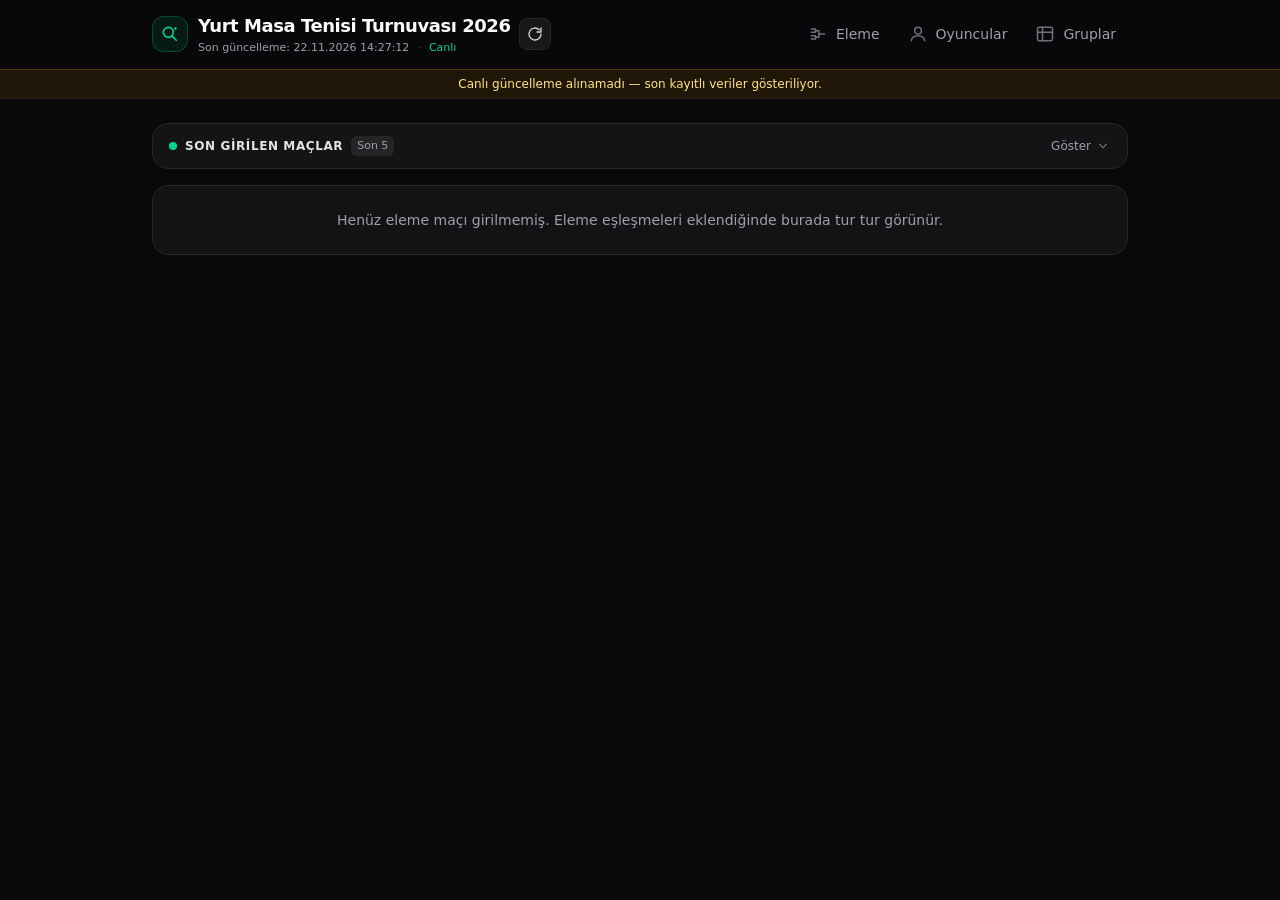
<file: index.html>
<!DOCTYPE html><html lang="tr" class="dark h-full antialiased"><head><meta charSet="utf-8"/><meta name="viewport" content="width=device-width, initial-scale=1"/><link rel="stylesheet" href="/_next/static/chunks/20v9x1-c0m4r9.css" data-precedence="next"/><link rel="preload" as="script" fetchPriority="low" href="/_next/static/chunks/310vm2bl3xxpt.js"/><script src="/_next/static/chunks/1wnov70f88xjy.js" async=""></script><script src="/_next/static/chunks/39_j1bdzreq0m.js" async=""></script><script src="/_next/static/chunks/0c98xzjfks9hq.js" async=""></script><script src="/_next/static/chunks/turbopack-2u1d16houkiyo.js" async=""></script><script src="/_next/static/chunks/2a3-qbj4fn8xt.js" async=""></script><script src="/_next/static/chunks/01yoj8wkhfwgt.js" async=""></script><script src="/_next/static/chunks/1dx2c7u9f1mvh.js" async=""></script><script src="/_next/static/chunks/0qd-t_c7wv6wr.js" async=""></script><meta name="theme-color" content="#09090b"/><title>Yurt Masa Tenisi Turnuvası 2026</title><meta name="description" content="Masa tenisi turnuvası grup ve eleme sonuçları"/><link rel="icon" href="/favicon.ico?favicon.117ezoe8m31dk.ico" sizes="48x48" type="image/x-icon"/><script src="/_next/static/chunks/0cz1d0mv5g_q7.js" noModule=""></script></head><body class="min-h-full bg-zinc-950 text-zinc-100"><div hidden=""><!--$--><!--/$--></div><div class="flex min-h-dvh flex-col bg-zinc-950 text-zinc-100"><header class="sticky top-0 z-30 border-b border-zinc-800/90 bg-zinc-950/90 backdrop-blur-md"><div class="mx-auto flex w-full max-w-5xl flex-col gap-2 px-3 py-3 sm:px-6 md:flex-row md:items-center md:justify-between"><div class="flex min-w-0 items-center justify-between gap-2"><a class="flex min-w-0 items-center gap-2.5" href="/"><span class="flex h-9 w-9 shrink-0 items-center justify-center rounded-xl border border-emerald-500/30 bg-emerald-500/10 text-emerald-400"><svg viewBox="0 0 24 24" fill="none" stroke="currentColor" stroke-width="1.9" stroke-linecap="round" stroke-linejoin="round" class="h-5 w-5" aria-hidden="true"><circle cx="10" cy="10" r="6"></circle><path d="m14.5 14.5 5 5"></path><circle cx="18.5" cy="5.5" r="1.5" fill="currentColor" stroke="none"></circle></svg></span><div class="min-w-0"><h1 class="truncate text-base font-bold tracking-tight text-zinc-50 sm:text-lg">Yurt Masa Tenisi Turnuvası 2026</h1><div class="flex flex-wrap items-center gap-x-2 gap-y-0.5 text-[11px] text-zinc-400"><span class="tabular-nums">Güncel veriler yükleniyor...</span><span class="text-zinc-700" aria-hidden="true">·</span><span class="font-medium text-emerald-400">Canlı</span></div></div></a><button type="button" title="Sonuçları şimdi yenile" aria-label="Sonuçları şimdi yenile" class="inline-flex h-8 w-8 shrink-0 items-center justify-center rounded-lg border border-zinc-800 bg-zinc-900 text-zinc-300 transition hover:border-zinc-700 hover:text-zinc-100 disabled:opacity-50"><svg viewBox="0 0 24 24" fill="none" stroke="currentColor" stroke-width="2" stroke-linecap="round" stroke-linejoin="round" class="h-4 w-4 " aria-hidden="true"><path d="M21 12a9 9 0 1 1-2.64-6.36"></path><path d="M21 3v6h-6"></path></svg></button></div><nav class="hidden items-center gap-1 md:flex" aria-label="Ana menü"><a class="inline-flex items-center gap-2 rounded-lg px-3 py-2 text-sm font-medium transition bg-zinc-800 text-zinc-50 ring-1 ring-zinc-700" href="/"><span class="text-emerald-400"><svg viewBox="0 0 24 24" fill="none" stroke="currentColor" stroke-width="2.2" stroke-linecap="round" stroke-linejoin="round" class="h-5 w-5" aria-hidden="true"><path d="M4 6h5v4H4M4 14h5v4H4M9 8h4v8H9M13 12h7"></path></svg></span><span>Eleme</span></a><a class="inline-flex items-center gap-2 rounded-lg px-3 py-2 text-sm font-medium transition text-zinc-400 hover:bg-zinc-900 hover:text-zinc-200" href="/oyuncular/"><span class="text-zinc-500"><svg viewBox="0 0 24 24" fill="none" stroke="currentColor" stroke-width="1.8" stroke-linecap="round" stroke-linejoin="round" class="h-5 w-5" aria-hidden="true"><circle cx="12" cy="8" r="4"></circle><path d="M4 20c0-3.3 3.6-6 8-6s8 2.7 8 6"></path></svg></span><span>Oyuncular</span></a><a class="inline-flex items-center gap-2 rounded-lg px-3 py-2 text-sm font-medium transition text-zinc-400 hover:bg-zinc-900 hover:text-zinc-200" href="/gruplar/"><span class="text-zinc-500"><svg viewBox="0 0 24 24" fill="none" stroke="currentColor" stroke-width="1.8" stroke-linecap="round" stroke-linejoin="round" class="h-5 w-5" aria-hidden="true"><rect x="3" y="4" width="18" height="16" rx="2"></rect><path d="M3 10h18M9 4v16"></path></svg></span><span>Gruplar</span></a></nav></div></header><main class="mx-auto w-full max-w-5xl flex-1 px-3 pt-4 pb-24 sm:px-6 sm:pt-6 md:pb-10"><div class="space-y-4"><div class="flex items-center gap-2 text-xs text-zinc-400"><span class="h-2 w-2 animate-pulse rounded-full bg-emerald-400"></span><span>Canlı skorlar yükleniyor...</span></div><div class="grid grid-cols-1 gap-4 lg:grid-cols-2"><div class="h-56 animate-pulse rounded-2xl border border-zinc-800/80 bg-zinc-900/60"></div><div class="h-56 animate-pulse rounded-2xl border border-zinc-800/80 bg-zinc-900/60"></div><div class="h-56 animate-pulse rounded-2xl border border-zinc-800/80 bg-zinc-900/60"></div><div class="h-56 animate-pulse rounded-2xl border border-zinc-800/80 bg-zinc-900/60"></div></div></div></main><nav aria-label="Mobil navigasyon" class="fixed inset-x-0 bottom-0 z-40 border-t border-zinc-800/90 bg-zinc-950/95 pb-[env(safe-area-inset-bottom)] backdrop-blur-md md:hidden"><div class="mx-auto grid max-w-lg grid-cols-3"><a class="relative flex flex-col items-center justify-center gap-1 py-2.5 text-[11px] font-medium transition text-emerald-400" href="/"><span class="absolute top-0 h-0.5 w-10 rounded-full bg-emerald-400"></span><span><svg viewBox="0 0 24 24" fill="none" stroke="currentColor" stroke-width="2.2" stroke-linecap="round" stroke-linejoin="round" class="h-5 w-5" aria-hidden="true"><path d="M4 6h5v4H4M4 14h5v4H4M9 8h4v8H9M13 12h7"></path></svg></span><span>Eleme</span></a><a class="relative flex flex-col items-center justify-center gap-1 py-2.5 text-[11px] font-medium transition text-zinc-400 active:text-zinc-200" href="/oyuncular/"><span><svg viewBox="0 0 24 24" fill="none" stroke="currentColor" stroke-width="1.8" stroke-linecap="round" stroke-linejoin="round" class="h-5 w-5" aria-hidden="true"><circle cx="12" cy="8" r="4"></circle><path d="M4 20c0-3.3 3.6-6 8-6s8 2.7 8 6"></path></svg></span><span>Oyuncular</span></a><a class="relative flex flex-col items-center justify-center gap-1 py-2.5 text-[11px] font-medium transition text-zinc-400 active:text-zinc-200" href="/gruplar/"><span><svg viewBox="0 0 24 24" fill="none" stroke="currentColor" stroke-width="1.8" stroke-linecap="round" stroke-linejoin="round" class="h-5 w-5" aria-hidden="true"><rect x="3" y="4" width="18" height="16" rx="2"></rect><path d="M3 10h18M9 4v16"></path></svg></span><span>Gruplar</span></a></div></nav></div><script id="_R_">(globalThis["TURBOPACK"] || (globalThis["TURBOPACK"] = [])).push({"otherChunks":["static/chunks/310vm2bl3xxpt.js","static/chunks/1wnov70f88xjy.js","static/chunks/39_j1bdzreq0m.js","static/chunks/0c98xzjfks9hq.js"],"runtimeModuleIds":[94553]});</script><script src="/_next/static/chunks/310vm2bl3xxpt.js" async=""></script><script>(self.__next_f=self.__next_f||[]).push([0])</script><script>self.__next_f.push([1,"1:\"$Sreact.fragment\"\n4:\"/_next/static/chunks/2a3-qbj4fn8xt.js\"\n5:\"/_next/static/chunks/01yoj8wkhfwgt.js\"\n6:I[47257,[\"$4\",\"$5\"],\"ClientPageRoot\"]\n7:\"/_next/static/chunks/1dx2c7u9f1mvh.js\"\n8:I[31713,[\"$4\",\"$5\",\"$7\"],\"default\"]\nb:I[97367,[\"$4\",\"$5\"],\"OutletBoundary\"]\nc:\"$Sreact.suspense\"\ne:\"ViewportBoundary\"\nf:I[97367,[\"$4\",\"$5\"],\"$e\"]\n11:\"MetadataBoundary\"\n12:I[97367,[\"$4\",\"$5\"],\"$11\"]\n14:I[68027,[\"$4\",\"$5\"],\"default\",1]\n:HL[\"/_next/static/chunks/20v9x1-c0m4r9.css\",\"style\"]\n3:[[\"children\",{\"s\":\"__PAGE__\",\"h\":512,\"d\":{\"r\":[\"$\",\"$1\",\"c\",{\"children\":[[\"$\",\"$L6\",null,{\"Component\":\"$8\",\"serverProvidedParams\":{\"searchParams\":{},\"params\":{},\"promises\":[\"$@9\",\"$@a\"]}}],[[\"$\",\"script\",\"script-0\",{\"src\":\"/_next/static/chunks/1dx2c7u9f1mvh.js\",\"async\":true,\"nonce\":\"$undefined\"}]],[\"$\",\"$Lb\",null,{\"children\":[\"$\",\"$c\",null,{\"name\":\"Next.MetadataOutlet\",\"children\":\"$@d\"}]}]]}],\"p\":false,\"v\":null}}]]\n0:{\"P\":null,\"c\":[\"\",\"\"],\"q\":\"\",\"i\":false,\"t\":{\"t\":{\"s\":\"\",\"h\":528,\"d\":{\"r\":[\"$\",\"$1\",\"c\",{\"children\":[[[\"$\",\"link\",\"0\",{\"rel\":\"stylesheet\",\"href\":\"/_next/static/chunks/20v9x1-c0m4r9.css\",\"precedence\":\"next\",\"crossOrigin\":\"$undefined\",\"nonce\":\"$undefined\"}],[\"$\",\"script\",\"script-0\",{\"src\":\"/_next/static/chunks/2a3-qbj4fn8xt.js\",\"async\":true,\"nonce\":\"$undefined\"}],[\"$\",\"script\",\"script-1\",{\"src\":\"/_next/static/chunks/01yoj8wkhfwgt.js\",\"async\":true,\"nonce\":\"$undefined\"}]],\"$L2\"]}],\"p\":false,\"v\":null},\"c\":\"$Q3\"},\"h\":{\"r\":[\"$\",\"$1\",\"h\",{\"children\":[null,[\"$\",\"$Lf\",null,{\"children\":\"$L10\"}],[\"$\",\"$L12\",null,{\"children\":[[\"$\",\"div\",null,{\"hidden\":true,\"children\":[\"$\",\"$c\",null,{\"name\":\"Next.Metadata\",\"children\":\"$L13\"}]}],null]}],null]}],\"p\":false,\"v\":null}},\"m\":\"$undefined\",\"G\":[\"$14\",[[\"$\",\"link\",\"0\",{\"rel\":\"stylesheet\",\"href\":\"/_next/static/chunks/20v9x1-c0m4r9.css\",\"precedence\":\"next\",\"crossOrigin\":\"$undefined\",\"nonce\":\"$undefined\"}]]],\"S\":true,\"r\":\"$undefined\",\"s\":\"$undefined\",\"a\":\"$undefined\",\"l\":\"$undefined\",\"p\":\"$undefined\",\"d\":\"$undefined\",\"b\":\"OwrdweSn-g37NxeokJc1y\"}\n9:{}\na:\"$3:0:1:d:r:props:children:0:props:serverProvidedParams:params\"\n10:[[\"$\",\"meta\",\"0\",{\"charSet\":\"utf-8\"}],[\"$\",\"meta\",\"1\",{\"name\":\"viewport\",\"content\":\"width=device-width, initial-scale=1\"}],[\"$\",\"meta\",\"2\",{\"name\":\"theme-color\",\"content\":\"#09090b\"}]]\n15:I[27201,[\"$4\",\"$5\"],\"IconMark\"]\nd:null\n13:[[\"$\",\"title\",\"0\",{\"children\":\"Yurt Masa Tenisi Turnuvası 2026\"}],[\"$\",\"meta\",\"1\",{\"name\":\"description\",\"content\":\"Masa tenisi turnuvası grup ve eleme sonuçları\"}],[\"$\",\"link\",\"2\",{\"rel\":\"icon\",\"href\":\"/favicon.ico?favicon.117ezoe8m31dk.ico\",\"sizes\":\"48x48\",\"type\":\"image/x-icon\"}],[\"$\",\"$L15\",\"3\",{}]]\n"])</script><script>self.__next_f.push([1,"16:\"TournamentProvider\"\n17:I[56889,[\"$4\",\"$5\"],\"$16\"]\n2:[\"$\",\"html\",null,{\"lang\":\"tr\",\"className\":\"dark h-full antialiased\",\"children\":[\"$\",\"body\",null,{\"className\":\"min-h-full bg-zinc-950 text-zinc-100\",\"children\":[\"$\",\"$L17\",null,{\"initialData\":{\"players\":[{\"name\":\"Abdulhamid Kalkan\",\"key\":\"abdulhamid kalkan\",\"group\":\"H\",\"line\":29},{\"name\":\"Abdulkerim Bakay\",\"key\":\"abdulkerim bakay\",\"group\":\"G\",\"line\":26},{\"name\":\"Abdurrezzak Özgül\",\"key\":\"abdurrezzak ozgul\",\"group\":\"A\",\"line\":3},{\"name\":\"Arda Kaymakçı\",\"key\":\"arda kaymakci\",\"group\":\"E\",\"line\":17},{\"name\":\"Arif Kiraz\",\"key\":\"arif kiraz\",\"group\":\"G\",\"line\":25},{\"name\":\"Ayhan Birinci\",\"key\":\"ayhan birinci\",\"group\":\"G\",\"line\":24},{\"name\":\"Baki Eren Yılmaz\",\"key\":\"baki eren yilmaz\",\"group\":\"G\",\"line\":27},{\"name\":\"Baran Ergenç\",\"key\":\"baran ergenc\",\"group\":\"B\",\"line\":7},{\"name\":\"Berkehan Özkurt\",\"key\":\"berkehan ozkurt\",\"group\":\"İ\",\"line\":37},{\"name\":\"Caner Dikmen\",\"key\":\"caner dikmen\",\"group\":\"F\",\"line\":22},{\"name\":\"Çağrı Demir\",\"key\":\"cagri demir\",\"group\":\"I\",\"line\":32},{\"name\":\"Deniz Devran Acar\",\"key\":\"deniz devran acar\",\"group\":\"H\",\"line\":31},{\"name\":\"Diyar Allıhan\",\"key\":\"diyar allihan\",\"group\":\"İ\",\"line\":36},{\"name\":\"Efe Akgül\",\"key\":\"efe akgul\",\"group\":\"A\",\"line\":4},{\"name\":\"Ege Elmas\",\"key\":\"ege elmas\",\"group\":\"F\",\"line\":21},{\"name\":\"Ege Kobal\",\"key\":\"ege kobal\",\"group\":\"İ\",\"line\":39},{\"name\":\"Ege Şentürk\",\"key\":\"ege senturk\",\"group\":\"F\",\"line\":23},{\"name\":\"Furkan Kulle\",\"key\":\"furkan kulle\",\"group\":\"E\",\"line\":19},{\"name\":\"Hasan Aydın\",\"key\":\"hasan aydin\",\"group\":\"H\",\"line\":30},{\"name\":\"İsmail Baydemir\",\"key\":\"ismail baydemir\",\"group\":\"C\",\"line\":10},{\"name\":\"İsmail Çil\",\"key\":\"ismail cil\",\"group\":\"C\",\"line\":11},{\"name\":\"Mahir Zarei\",\"key\":\"mahir zarei\",\"group\":\"D\",\"line\":14},{\"name\":\"Mehmet Ali Eğilcim\",\"key\":\"mehmet ali egilcim\",\"group\":\"I\",\"line\":34},{\"name\":\"Mehmet Ersoy\",\"key\":\"mehmet ersoy\",\"group\":\"A\",\"line\":2},{\"name\":\"Mert Bayhan\",\"key\":\"mert bayhan\",\"group\":\"B\",\"line\":6},{\"name\":\"Muhammed Mustafa Oruç\",\"key\":\"muhammed mustafa oruc\",\"group\":\"B\",\"line\":5},{\"name\":\"Muhammet Emin Koldemir\",\"key\":\"muhammet emin koldemir\",\"group\":\"F\",\"line\":20},{\"name\":\"Muhammet Enes Yılmaz\",\"key\":\"muhammet enes yilmaz\",\"group\":\"C\",\"line\":9},{\"name\":\"Ömer Faruk Koç\",\"key\":\"omer faruk koc\",\"group\":\"E\",\"line\":16},{\"name\":\"Ömer Yetgil\",\"key\":\"omer yetgil\",\"group\":\"D\",\"line\":15},{\"name\":\"Ömür Yıldırım\",\"key\":\"omur yildirim\",\"group\":\"D\",\"line\":12},{\"name\":\"Özgür Işıklı\",\"key\":\"ozgur isikli\",\"group\":\"H\",\"line\":28},{\"name\":\"Recep Balım\",\"key\":\"recep balim\",\"group\":\"C\",\"line\":8},{\"name\":\"Sefa Can Saymak\",\"key\":\"sefa can saymak\",\"group\":\"D\",\"line\":13},{\"name\":\"Taha Alp Yıldırım\",\"key\":\"taha alp yildirim\",\"group\":\"E\",\"line\":18},{\"name\":\"Tuna Han Yurdakul\",\"key\":\"tuna han yurdakul\",\"group\":\"I\",\"line\":35},{\"name\":\"Umut Demiray\",\"key\":\"umut demiray\",\"group\":\"I\",\"line\":33},{\"name\":\"Yusuf İnce\",\"key\":\"yusuf ince\",\"group\":\"İ\",\"line\":38}],\"groups\":[{\"name\":\"A\",\"players\":[\"$2:props:children:props:children:props:initialData:players:23\",\"$2:props:children:props:children:props:initialData:players:2\",\"$2:props:children:props:children:props:initialData:players:13\"],\"standings\":[{\"key\":\"mehmet ersoy\",\"name\":\"Mehmet Ersoy\",\"rank\":1,\"played\":2,\"won\":2,\"lost\":0,\"walkoverLosses\":0,\"points\":4,\"setsWon\":6,\"setsLost\":2,\"pointsWon\":0,\"pointsLost\":0,\"tieNote\":null,\"unresolvedTie\":false},{\"key\":\"abdurrezzak ozgul\",\"name\":\"Abdurrezzak Özgül\",\"rank\":2,\"played\":2,\"won\":1,\"lost\":1,\"walkoverLosses\":0,\"points\":3,\"setsWon\":5,\"setsLost\":3,\"pointsWon\":0,\"pointsLost\":0,\"tieNote\":null,\"unresolvedTie\":false},{\"key\":\"efe akgul\",\"name\":\"Efe Akgül\",\"rank\":3,\"played\":2,\"won\":0,\"lost\":2,\"walkoverLosses\":0,\"points\":2,\"setsWon\":0,\"setsLost\":6,\"pointsWon\":0,\"pointsLost\":0,\"tieNote\":null,\"unresolvedTie\":false}],\"matches\":[{\"id\":\"m2\",\"line\":2,\"stage\":\"grup\",\"group\":\"A\",\"round\":\"\",\"p1\":\"Mehmet Ersoy\",\"p2\":\"Abdurrezzak Özgül\",\"p1Key\":\"mehmet ersoy\",\"p2Key\":\"abdurrezzak ozgul\",\"sets\":[],\"setsWon\":[3,2],\"winner\":1,\"status\":\"played\",\"walkover\":false,\"bye\":false,\"tbd\":false,\"note\":\"\",\"rawSetScore\":\"3-2\",\"rawScore\":\"\",\"updatedAt\":\"2026-11-21 15:46:00\",\"errors\":[],\"warnings\":[]},{\"id\":\"m3\",\"line\":3,\"stage\":\"grup\",\"group\":\"A\",\"round\":\"\",\"p1\":\"Mehmet Ersoy\",\"p2\":\"Efe Akgül\",\"p1Key\":\"mehmet ersoy\",\"p2Key\":\"efe akgul\",\"sets\":[],\"setsWon\":[3,0],\"winner\":1,\"status\":\"played\",\"walkover\":false,\"bye\":false,\"tbd\":false,\"note\":\"\",\"rawSetScore\":\"3-0\",\"rawScore\":\"\",\"updatedAt\":\"2026-11-21 15:46:00\",\"errors\":[],\"warnings\":[]},{\"id\":\"m4\",\"line\":4,\"stage\":\"grup\",\"group\":\"A\",\"round\":\"\",\"p1\":\"Abdurrezzak Özgül\",\"p2\":\"Efe Akgül\",\"p1Key\":\"abdurrezzak ozgul\",\"p2Key\":\"efe akgul\",\"sets\":[],\"setsWon\":[3,0],\"winner\":1,\"status\":\"played\",\"walkover\":false,\"bye\":false,\"tbd\":false,\"note\":\"\",\"rawSetScore\":\"3-0\",\"rawScore\":\"\",\"updatedAt\":\"2026-11-21 15:46:00\",\"errors\":[],\"warnings\":[]}],\"totalFixtures\":3,\"countedMatches\":3,\"qualifiersPerGroup\":2},{\"name\":\"B\",\"players\":[\"$2:props:children:props:children:props:initialData:players:25\",\"$2:props:children:props:children:props:initialData:players:24\",\"$2:props:children:props:children:props:initialData:players:7\"],\"standings\":[{\"key\":\"muhammed mustafa oruc\",\"name\":\"Muhammed Mustafa Oruç\",\"rank\":1,\"played\":2,\"won\":2,\"lost\":0,\"walkoverLosses\":0,\"points\":4,\"setsWon\":6,\"setsLost\":1,\"pointsWon\":0,\"pointsLost\":0,\"tieNote\":null,\"unresolvedTie\":false},{\"key\":\"mert bayhan\",\"name\":\"Mert Bayhan\",\"rank\":2,\"played\":2,\"won\":1,\"lost\":1,\"walkoverLosses\":0,\"points\":3,\"setsWon\":4,\"setsLost\":3,\"pointsWon\":0,\"pointsLost\":0,\"tieNote\":null,\"unresolvedTie\":false},{\"key\":\"baran ergenc\",\"name\":\"Baran Ergenç\",\"rank\":3,\"played\":2,\"won\":0,\"lost\":2,\"walkoverLosses\":0,\"points\":2,\"setsWon\":0,\"setsLost\":6,\"pointsWon\":0,\"pointsLost\":0,\"tieNote\":null,\"unresolvedTie\":false}],\"matches\":[{\"id\":\"m5\",\"line\":5,\"stage\":\"grup\",\"group\":\"B\",\"round\":\"\",\"p1\":\"Muhammed Mustafa Oruç\",\"p2\":\"Mert Bayhan\",\"p1Key\":\"muhammed mustafa oruc\",\"p2Key\":\"mert bayhan\",\"sets\":[],\"setsWon\":[3,1],\"winner\":1,\"status\":\"played\",\"walkover\":false,\"bye\":false,\"tbd\":false,\"note\":\"\",\"rawSetScore\":\"3-1\",\"rawScore\":\"\",\"updatedAt\":\"2026-11-21 15:46:00\",\"errors\":[],\"warnings\":[]},{\"id\":\"m6\",\"line\":6,\"stage\":\"grup\",\"group\":\"B\",\"round\":\"\",\"p1\":\"Muhammed Mustafa Oruç\",\"p2\":\"Baran Ergenç\",\"p1Key\":\"muhammed mustafa oruc\",\"p2Key\":\"baran ergenc\",\"sets\":[],\"setsWon\":[3,0],\"winner\":1,\"status\":\"played\",\"walkover\":false,\"bye\":false,\"tbd\":false,\"note\":\"\",\"rawSetScore\":\"3-0\",\"rawScore\":\"\",\"updatedAt\":\"2026-11-21 15:46:00\",\"errors\":[],\"warnings\":[]},{\"id\":\"m7\",\"line\":7,\"stage\":\"grup\",\"group\":\"B\",\"round\":\"\",\"p1\":\"Mert Bayhan\",\"p2\":\"Baran Ergenç\",\"p1Key\":\"mert bayhan\",\"p2Key\":\"baran ergenc\",\"sets\":[],\"setsWon\":[3,0],\"winner\":1,\"status\":\"played\",\"walkover\":false,\"bye\":false,\"tbd\":false,\"note\":\"\",\"rawSetScore\":\"3-0\",\"rawScore\":\"\",\"updatedAt\":\"2026-11-21 15:46:00\",\"errors\":[],\"warnings\":[]}],\"totalFixtures\":3,\"countedMatches\":3,\"qualifiersPerGroup\":2},{\"name\":\"C\",\"players\":[\"$2:props:children:props:children:props:initialData:players:32\",\"$2:props:children:props:children:props:initialData:players:27\",\"$2:props:children:props:children:props:initialData:players:19\",\"$2:props:children:props:children:props:initialData:players:20\"],\"standings\":[{\"key\":\"recep balim\",\"name\":\"Recep Balım\",\"rank\":1,\"played\":3,\"won\":3,\"lost\":0,\"walkoverLosses\":0,\"points\":6,\"setsWon\":9,\"setsLost\":0,\"pointsWon\":0,\"pointsLost\":0,\"tieNote\":null,\"unresolvedTie\":false},{\"key\":\"ismail cil\",\"name\":\"İsmail Çil\",\"rank\":2,\"played\":3,\"won\":2,\"lost\":1,\"walkoverLosses\":0,\"points\":5,\"setsWon\":6,\"setsLost\":4,\"pointsWon\":0,\"pointsLost\":0,\"tieNote\":null,\"unresolvedTie\":false},{\"key\":\"muhammet enes yilmaz\",\"name\":\"Muhammet Enes Yılmaz\",\"rank\":3,\"played\":3,\"won\":1,\"lost\":2,\"walkoverLosses\":0,\"points\":4,\"setsWon\":4,\"setsLost\":6,\"pointsWon\":0,\"pointsLost\":0,\"tieNote\":null,\"unresolvedTie\":false},{\"key\":\"ismail baydemir\",\"name\":\"İsmail Baydemir\",\"rank\":4,\"played\":3,\"won\":0,\"lost\":3,\"walkoverLosses\":2,\"points\":1,\"setsWon\":0,\"setsLost\":9,\"pointsWon\":0,\"pointsLost\":0,\"tieNote\":null,\"unresolvedTie\":false}],\"matches\":[{\"id\":\"m8\",\"line\":8,\"stage\":\"grup\",\"group\":\"C\",\"round\":\"\",\"p1\":\"Recep Balım\",\"p2\":\"Muhammet Enes Yılmaz\",\"p1Key\":\"recep balim\",\"p2Key\":\"muhammet enes yilmaz\",\"sets\":[],\"setsWon\":[3,0],\"winner\":1,\"status\":\"played\",\"walkover\":false,\"bye\":false,\"tbd\":false,\"note\":\"\",\"rawSetScore\":\"3-0\",\"rawScore\":\"\",\"updatedAt\":\"2026-11-21 15:46:00\",\"errors\":[],\"warnings\":[]},{\"id\":\"m9\",\"line\":9,\"stage\":\"grup\",\"group\":\"C\",\"round\":\"\",\"p1\":\"Recep Balım\",\"p2\":\"İsmail Baydemir\",\"p1Key\":\"recep balim\",\"p2Key\":\"ismail baydemir\",\"sets\":[],\"setsWon\":[3,0],\"winner\":1,\"status\":\"played\",\"walkover\":false,\"bye\":false,\"tbd\":false,\"note\":\"\",\"rawSetScore\":\"3-0\",\"rawScore\":\"\",\"updatedAt\":\"2026-11-21 15:46:00\",\"errors\":[],\"warnings\":[]},{\"id\":\"m10\",\"line\":10,\"stage\":\"grup\",\"group\":\"C\",\"round\":\"\",\"p1\":\"Recep Balım\",\"p2\":\"İsmail Çil\",\"p1Key\":\"recep balim\",\"p2Key\":\"ismail cil\",\"sets\":[],\"setsWon\":[3,0],\"winner\":1,\"status\":\"played\",\"walkover\":false,\"bye\":false,\"tbd\":false,\"note\":\"\",\"rawSetScore\":\"3-0\",\"rawScore\":\"\",\"updatedAt\":\"2026-11-21 15:46:00\",\"errors\":[],\"warnings\":[]},{\"id\":\"m11\",\"line\":11,\"stage\":\"grup\",\"group\":\"C\",\"round\":\"\",\"p1\":\"Muhammet Enes Yılmaz\",\"p2\":\"İsmail Baydemir\",\"p1Key\":\"muhammet enes yilmaz\",\"p2Key\":\"ismail baydemir\",\"sets\":[],\"setsWon\":[3,0],\"winner\":1,\"status\":\"walkover\",\"walkover\":true,\"bye\":false,\"tbd\":false,\"note\":\"HUKMEN1\",\"rawSetScore\":\"\",\"rawScore\":\"\",\"updatedAt\":\"2026-11-21 15:46:00\",\"errors\":[],\"warnings\":[]},{\"id\":\"m12\",\"line\":12,\"stage\":\"grup\",\"group\":\"C\",\"round\":\"\",\"p1\":\"Muhammet Enes Yılmaz\",\"p2\":\"İsmail Çil\",\"p1Key\":\"muhammet enes yilmaz\",\"p2Key\":\"ismail cil\",\"sets\":[],\"setsWon\":[1,3],\"winner\":2,\"status\":\"played\",\"walkover\":false,\"bye\":false,\"tbd\":false,\"note\":\"\",\"rawSetScore\":\"1-3\",\"rawScore\":\"\",\"updatedAt\":\"2026-11-21 15:46:00\",\"errors\":[],\"warnings\":[]},{\"id\":\"m13\",\"line\":13,\"stage\":\"grup\",\"group\":\"C\",\"round\":\"\",\"p1\":\"İsmail Baydemir\",\"p2\":\"İsmail Çil\",\"p1Key\":\"ismail baydemir\",\"p2Key\":\"ismail cil\",\"sets\":[],\"setsWon\":[0,3],\"winner\":2,\"status\":\"walkover\",\"walkover\":true,\"bye\":false,\"tbd\":false,\"note\":\"HUKMEN2\",\"rawSetScore\":\"\",\"rawScore\":\"\",\"updatedAt\":\"2026-11-21 15:46:00\",\"errors\":[],\"warnings\":[]}],\"totalFixtures\":6,\"countedMatches\":6,\"qualifiersPerGroup\":2},{\"name\":\"D\",\"players\":[\"$2:props:children:props:children:props:initialData:players:30\",\"$2:props:children:props:children:props:initialData:players:33\",\"$2:props:children:props:children:props:initialData:players:21\",\"$2:props:children:props:children:props:initialData:players:29\"],\"standings\":[{\"key\":\"omur yildirim\",\"name\":\"Ömür Yıldırım\",\"rank\":1,\"played\":3,\"won\":3,\"lost\":0,\"walkoverLosses\":0,\"points\":6,\"setsWon\":9,\"setsLost\":2,\"pointsWon\":0,\"pointsLost\":0,\"tieNote\":null,\"unresolvedTie\":false},{\"key\":\"sefa can saymak\",\"name\":\"Sefa Can Saymak\",\"rank\":2,\"played\":3,\"won\":2,\"lost\":1,\"walkoverLosses\":0,\"points\":5,\"setsWon\":6,\"setsLost\":3,\"pointsWon\":0,\"pointsLost\":0,\"tieNote\":null,\"unresolvedTie\":false},{\"key\":\"mahir zarei\",\"name\":\"Mahir Zarei\",\"rank\":3,\"played\":3,\"won\":1,\"lost\":2,\"walkoverLosses\":0,\"points\":4,\"setsWon\":3,\"setsLost\":7,\"pointsWon\":0,\"pointsLost\":0,\"tieNote\":null,\"unresolvedTie\":false},{\"key\":\"omer yetgil\",\"name\":\"Ömer Yetgil\",\"rank\":4,\"played\":3,\"won\":0,\"lost\":3,\"walkoverLosses\":1,\"points\":2,\"setsWon\":3,\"setsLost\":9,\"pointsWon\":0,\"pointsLost\":0,\"tieNote\":null,\"unresolvedTie\":false}],\"matches\":[{\"id\":\"m14\",\"line\":14,\"stage\":\"grup\",\"group\":\"D\",\"round\":\"\",\"p1\":\"Ömür Yıldırım\",\"p2\":\"Sefa Can Saymak\",\"p1Key\":\"omur yildirim\",\"p2Key\":\"sefa can saymak\",\"sets\":[],\"setsWon\":[3,0],\"winner\":1,\"status\":\"played\",\"walkover\":false,\"bye\":false,\"tbd\":false,\"note\":\"\",\"rawSetScore\":\"3-0\",\"rawScore\":\"\",\"updatedAt\":\"2026-11-21 15:46:00\",\"errors\":[],\"warnings\":[]},{\"id\":\"m15\",\"line\":15,\"stage\":\"grup\",\"group\":\"D\",\"round\":\"\",\"p1\":\"Ömür Yıldırım\",\"p2\":\"Mahir Zarei\",\"p1Key\":\"omur yildirim\",\"p2Key\":\"mahir zarei\",\"sets\":[],\"setsWon\":[3,0],\"winner\":1,\"status\":\"played\",\"walkover\":false,\"bye\":false,\"tbd\":false,\"note\":\"\",\"rawSetScore\":\"3-0\",\"rawScore\":\"\",\"updatedAt\":\"2026-11-21 15:46:00\",\"errors\":[],\"warnings\":[]},{\"id\":\"m16\",\"line\":16,\"stage\":\"grup\",\"group\":\"D\",\"round\":\"\",\"p1\":\"Ömür Yıldırım\",\"p2\":\"Ömer Yetgil\",\"p1Key\":\"omur yildirim\",\"p2Key\":\"omer yetgil\",\"sets\":[],\"setsWon\":[3,2],\"winner\":1,\"status\":\"played\",\"walkover\":false,\"bye\":false,\"tbd\":false,\"note\":\"\",\"rawSetScore\":\"3-2\",\"rawScore\":\"\",\"updatedAt\":\"2026-11-21 15:46:00\",\"errors\":[],\"warnings\":[]},{\"id\":\"m17\",\"line\":17,\"stage\":\"grup\",\"group\":\"D\",\"round\":\"\",\"p1\":\"Sefa Can Saymak\",\"p2\":\"Mahir Zarei\",\"p1Key\":\"sefa can saymak\",\"p2Key\":\"mahir zarei\",\"sets\":[],\"setsWon\":[3,0],\"winner\":1,\"status\":\"played\",\"walkover\":false,\"bye\":false,\"tbd\":false,\"note\":\"\",\"rawSetScore\":\"3-0\",\"rawScore\":\"\",\"updatedAt\":\"2026-11-21 15:46:00\",\"errors\":[],\"warnings\":[]},{\"id\":\"m18\",\"line\":18,\"stage\":\"grup\",\"group\":\"D\",\"round\":\"\",\"p1\":\"Sefa Can Saymak\",\"p2\":\"Ömer Yetgil\",\"p1Key\":\"sefa can saymak\",\"p2Key\":\"omer yetgil\",\"sets\":[],\"setsWon\":[3,0],\"winner\":1,\"status\":\"walkover\",\"walkover\":true,\"bye\":false,\"tbd\":false,\"note\":\"HUKMEN1\",\"rawSetScore\":\"\",\"rawScore\":\"\",\"updatedAt\":\"2026-11-21 15:46:00\",\"errors\":[],\"warnings\":[]},{\"id\":\"m19\",\"line\":19,\"stage\":\"grup\",\"group\":\"D\",\"round\":\"\",\"p1\":\"Mahir Zarei\",\"p2\":\"Ömer Yetgil\",\"p1Key\":\"mahir zarei\",\"p2Key\":\"omer yetgil\",\"sets\":[],\"setsWon\":[3,1],\"winner\":1,\"status\":\"played\",\"walkover\":false,\"bye\":false,\"tbd\":false,\"note\":\"\",\"rawSetScore\":\"3-1\",\"rawScore\":\"\",\"updatedAt\":\"2026-11-21 15:46:00\",\"errors\":[],\"warnings\":[]}],\"totalFixtures\":6,\"countedMatches\":6,\"qualifiersPerGroup\":2},{\"name\":\"E\",\"players\":[\"$2:props:children:props:children:props:initialData:players:28\",\"$2:props:children:props:children:props:initialData:players:3\",\"$2:props:children:props:children:props:initialData:players:34\",\"$2:props:children:props:children:props:initialData:players:17\"],\"standings\":[{\"key\":\"arda kaymakci\",\"name\":\"Arda Kaymakçı\",\"rank\":1,\"played\":3,\"won\":3,\"lost\":0,\"walkoverLosses\":0,\"points\":6,\"setsWon\":9,\"setsLost\":0,\"pointsWon\":0,\"pointsLost\":0,\"tieNote\":null,\"unresolvedTie\":false},{\"key\":\"omer faruk koc\",\"name\":\"Ömer Faruk Koç\",\"rank\":2,\"played\":3,\"won\":2,\"lost\":1,\"walkoverLosses\":0,\"points\":5,\"setsWon\":6,\"setsLost\":5,\"pointsWon\":0,\"pointsLost\":0,\"tieNote\":null,\"unresolvedTie\":false},{\"key\":\"taha alp yildirim\",\"name\":\"Taha Alp Yıldırım\",\"rank\":3,\"played\":3,\"won\":1,\"lost\":2,\"walkoverLosses\":0,\"points\":4,\"setsWon\":5,\"setsLost\":7,\"pointsWon\":0,\"pointsLost\":0,\"tieNote\":null,\"unresolvedTie\":false},{\"key\":\"furkan kulle\",\"name\":\"Furkan Kulle\",\"rank\":4,\"played\":3,\"won\":0,\"lost\":3,\"walkoverLosses\":0,\"points\":3,\"setsWon\":1,\"setsLost\":9,\"pointsWon\":0,\"pointsLost\":0,\"tieNote\":null,\"unresolvedTie\":false}],\"matches\":[{\"id\":\"m20\",\"line\":20,\"stage\":\"grup\",\"group\":\"E\",\"round\":\"\",\"p1\":\"Ömer Faruk Koç\",\"p2\":\"Arda Kaymakçı\",\"p1Key\":\"omer faruk koc\",\"p2Key\":\"arda kaymakci\",\"sets\":[],\"setsWon\":[0,3],\"winner\":2,\"status\":\"played\",\"walkover\":false,\"bye\":false,\"tbd\":false,\"note\":\"\",\"rawSetScore\":\"0-3\",\"rawScore\":\"\",\"updatedAt\":\"2026-11-21 15:46:00\",\"errors\":[],\"warnings\":[]},{\"id\":\"m21\",\"line\":21,\"stage\":\"grup\",\"group\":\"E\",\"round\":\"\",\"p1\":\"Ömer Faruk Koç\",\"p2\":\"Taha Alp Yıldırım\",\"p1Key\":\"omer faruk koc\",\"p2Key\":\"taha alp yildirim\",\"sets\":[],\"setsWon\":[3,2],\"winner\":1,\"status\":\"played\",\"walkover\":false,\"bye\":false,\"tbd\":false,\"note\":\"\",\"rawSetScore\":\"3-2\",\"rawScore\":\"\",\"updatedAt\":\"2026-11-21 15:46:00\",\"errors\":[],\"warnings\":[]},{\"id\":\"m22\",\"line\":22,\"stage\":\"grup\",\"group\":\"E\",\"round\":\"\",\"p1\":\"Ömer Faruk Koç\",\"p2\":\"Furkan Kulle\",\"p1Key\":\"omer faruk koc\",\"p2Key\":\"furkan kulle\",\"sets\":[],\"setsWon\":[3,0],\"winner\":1,\"status\":\"played\",\"walkover\":false,\"bye\":false,\"tbd\":false,\"note\":\"\",\"rawSetScore\":\"3-0\",\"rawScore\":\"\",\"updatedAt\":\"2026-11-21 15:46:00\",\"errors\":[],\"warnings\":[]},{\"id\":\"m23\",\"line\":23,\"stage\":\"grup\",\"group\":\"E\",\"round\":\"\",\"p1\":\"Arda Kaymakçı\",\"p2\":\"Taha Alp Yıldırım\",\"p1Key\":\"arda kaymakci\",\"p2Key\":\"taha alp yildirim\",\"sets\":[],\"setsWon\":[3,0],\"winner\":1,\"status\":\"played\",\"walkover\":false,\"bye\":false,\"tbd\":false,\"note\":\"\",\"rawSetScore\":\"3-0\",\"rawScore\":\"\",\"updatedAt\":\"2026-11-21 15:46:00\",\"errors\":[],\"warnings\":[]},{\"id\":\"m24\",\"line\":24,\"stage\":\"grup\",\"group\":\"E\",\"round\":\"\",\"p1\":\"Arda Kaymakçı\",\"p2\":\"Furkan Kulle\",\"p1Key\":\"arda kaymakci\",\"p2Key\":\"furkan kulle\",\"sets\":[],\"setsWon\":[3,0],\"winner\":1,\"status\":\"played\",\"walkover\":false,\"bye\":false,\"tbd\":false,\"note\":\"\",\"rawSetScore\":\"3-0\",\"rawScore\":\"\",\"updatedAt\":\"2026-11-21 15:46:00\",\"errors\":[],\"warnings\":[]},{\"id\":\"m25\",\"line\":25,\"stage\":\"grup\",\"group\":\"E\",\"round\":\"\",\"p1\":\"Taha Alp Yıldırım\",\"p2\":\"Furkan Kulle\",\"p1Key\":\"taha alp yildirim\",\"p2Key\":\"furkan kulle\",\"sets\":[],\"setsWon\":[3,1],\"winner\":1,\"status\":\"played\",\"walkover\":false,\"bye\":false,\"tbd\":false,\"note\":\"\",\"rawSetScore\":\"3-1\",\"rawScore\":\"\",\"updatedAt\":\"2026-11-21 15:46:00\",\"errors\":[],\"warnings\":[]}],\"totalFixtures\":6,\"countedMatches\":6,\"qualifiersPerGroup\":2},{\"name\":\"F\",\"players\":[\"$2:props:children:props:children:props:initialData:players:26\",\"$2:props:children:props:children:props:initialData:players:14\",\"$2:props:children:props:children:props:initialData:players:9\",\"$2:props:children:props:children:props:initialData:players:16\"],\"standings\":[{\"key\":\"ege elmas\",\"name\":\"Ege Elmas\",\"rank\":1,\"played\":3,\"won\":3,\"lost\":0,\"walkoverLosses\":0,\"points\":6,\"setsWon\":9,\"setsLost\":1,\"pointsWon\":0,\"pointsLost\":0,\"tieNote\":null,\"unresolvedTie\":false},{\"key\":\"caner dikmen\",\"name\":\"Caner Dikmen\",\"rank\":2,\"played\":3,\"won\":2,\"lost\":1,\"walkoverLosses\":0,\"points\":5,\"setsWon\":7,\"setsLost\":3,\"pointsWon\":0,\"pointsLost\":0,\"tieNote\":null,\"unresolvedTie\":false},{\"key\":\"muhammet emin koldemir\",\"name\":\"Muhammet Emin Koldemir\",\"rank\":3,\"played\":3,\"won\":1,\"lost\":2,\"walkoverLosses\":1,\"points\":3,\"setsWon\":3,\"setsLost\":8,\"pointsWon\":0,\"pointsLost\":0,\"tieNote\":null,\"unresolvedTie\":false},{\"key\":\"ege senturk\",\"name\":\"Ege Şentürk\",\"rank\":4,\"played\":3,\"won\":0,\"lost\":3,\"walkoverLosses\":2,\"points\":1,\"setsWon\":2,\"setsLost\":9,\"pointsWon\":0,\"pointsLost\":0,\"tieNote\":null,\"unresolvedTie\":false}],\"matches\":[{\"id\":\"m26\",\"line\":26,\"stage\":\"grup\",\"group\":\"F\",\"round\":\"\",\"p1\":\"Muhammet Emin Koldemir\",\"p2\":\"Ege Elmas\",\"p1Key\":\"muhammet emin koldemir\",\"p2Key\":\"ege elmas\",\"sets\":[],\"setsWon\":[0,3],\"winner\":2,\"status\":\"played\",\"walkover\":false,\"bye\":false,\"tbd\":false,\"note\":\"\",\"rawSetScore\":\"0-3\",\"rawScore\":\"\",\"updatedAt\":\"2026-11-21 15:46:00\",\"errors\":[],\"warnings\":[]},{\"id\":\"m27\",\"line\":27,\"stage\":\"grup\",\"group\":\"F\",\"round\":\"\",\"p1\":\"Muhammet Emin Koldemir\",\"p2\":\"Caner Dikmen\",\"p1Key\":\"muhammet emin koldemir\",\"p2Key\":\"caner dikmen\",\"sets\":[],\"setsWon\":[0,3],\"winner\":2,\"status\":\"walkover\",\"walkover\":true,\"bye\":false,\"tbd\":false,\"note\":\"HUKMEN2\",\"rawSetScore\":\"\",\"rawScore\":\"\",\"updatedAt\":\"2026-11-21 15:46:00\",\"errors\":[],\"warnings\":[]},{\"id\":\"m28\",\"line\":28,\"stage\":\"grup\",\"group\":\"F\",\"round\":\"\",\"p1\":\"Muhammet Emin Koldemir\",\"p2\":\"Ege Şentürk\",\"p1Key\":\"muhammet emin koldemir\",\"p2Key\":\"ege senturk\",\"sets\":[],\"setsWon\":[3,2],\"winner\":1,\"status\":\"played\",\"walkover\":false,\"bye\":false,\"tbd\":false,\"note\":\"\",\"rawSetScore\":\"3-2\",\"rawScore\":\"\",\"updatedAt\":\"2026-11-21 15:46:00\",\"errors\":[],\"warnings\":[]},{\"id\":\"m29\",\"line\":29,\"stage\":\"grup\",\"group\":\"F\",\"round\":\"\",\"p1\":\"Ege Elmas\",\"p2\":\"Caner Dikmen\",\"p1Key\":\"ege elmas\",\"p2Key\":\"caner dikmen\",\"sets\":[],\"setsWon\":[3,1],\"winner\":1,\"status\":\"played\",\"walkover\":false,\"bye\":false,\"tbd\":false,\"note\":\"\",\"rawSetScore\":\"3-1\",\"rawScore\":\"\",\"updatedAt\":\"2026-11-21 15:46:00\",\"errors\":[],\"warnings\":[]},{\"id\":\"m30\",\"line\":30,\"stage\":\"grup\",\"group\":\"F\",\"round\":\"\",\"p1\":\"Ege Elmas\",\"p2\":\"Ege Şentürk\",\"p1Key\":\"ege elmas\",\"p2Key\":\"ege senturk\",\"sets\":[],\"setsWon\":[3,0],\"winner\":1,\"status\":\"walkover\",\"walkover\":true,\"bye\":false,\"tbd\":false,\"note\":\"HUKMEN1\",\"rawSetScore\":\"\",\"rawScore\":\"\",\"updatedAt\":\"2026-11-21 15:46:00\",\"errors\":[],\"warnings\":[]},{\"id\":\"m31\",\"line\":31,\"stage\":\"grup\",\"group\":\"F\",\"round\":\"\",\"p1\":\"Caner Dikmen\",\"p2\":\"Ege Şentürk\",\"p1Key\":\"caner dikmen\",\"p2Key\":\"ege senturk\",\"sets\":[],\"setsWon\":[3,0],\"winner\":1,\"status\":\"walkover\",\"walkover\":true,\"bye\":false,\"tbd\":false,\"note\":\"HUKMEN1\",\"rawSetScore\":\"\",\"rawScore\":\"\",\"updatedAt\":\"2026-11-21 15:46:00\",\"errors\":[],\"warnings\":[]}],\"totalFixtures\":6,\"countedMatches\":6,\"qualifiersPerGroup\":2},{\"name\":\"G\",\"players\":[\"$2:props:children:props:children:props:initialData:players:5\",\"$2:props:children:props:children:props:initialData:players:4\",\"$2:props:children:props:children:props:initialData:players:1\",\"$2:props:children:props:children:props:initialData:players:6\"],\"standings\":[{\"key\":\"arif kiraz\",\"name\":\"Arif Kiraz\",\"rank\":1,\"played\":3,\"won\":3,\"lost\":0,\"walkoverLosses\":0,\"points\":6,\"setsWon\":9,\"setsLost\":1,\"pointsWon\":0,\"pointsLost\":0,\"tieNote\":null,\"unresolvedTie\":false},{\"key\":\"abdulkerim bakay\",\"name\":\"Abdulkerim Bakay\",\"rank\":2,\"played\":3,\"won\":2,\"lost\":1,\"walkoverLosses\":0,\"points\":5,\"setsWon\":7,\"setsLost\":3,\"pointsWon\":0,\"pointsLost\":0,\"tieNote\":null,\"unresolvedTie\":false},{\"key\":\"baki eren yilmaz\",\"name\":\"Baki Eren Yılmaz\",\"rank\":3,\"played\":3,\"won\":1,\"lost\":2,\"walkoverLosses\":0,\"points\":4,\"setsWon\":3,\"setsLost\":6,\"pointsWon\":0,\"pointsLost\":0,\"tieNote\":null,\"unresolvedTie\":false},{\"key\":\"ayhan birinci\",\"name\":\"Ayhan Birinci\",\"rank\":4,\"played\":3,\"won\":0,\"lost\":3,\"walkoverLosses\":3,\"points\":0,\"setsWon\":0,\"setsLost\":9,\"pointsWon\":0,\"pointsLost\":0,\"tieNote\":null,\"unresolvedTie\":false}],\"matches\":[{\"id\":\"m32\",\"line\":32,\"stage\":\"grup\",\"group\":\"G\",\"round\":\"\",\"p1\":\"Ayhan Birinci\",\"p2\":\"Arif Kiraz\",\"p1Key\":\"ayhan birinci\",\"p2Key\":\"arif kiraz\",\"sets\":[],\"setsWon\":[0,3],\"winner\":2,\"status\":\"walkover\",\"walkover\":true,\"bye\":false,\"tbd\":false,\"note\":\"HUKMEN2\",\"rawSetScore\":\"\",\"rawScore\":\"\",\"updatedAt\":\"2026-11-21 15:46:00\",\"errors\":[],\"warnings\":[]},{\"id\":\"m33\",\"line\":33,\"stage\":\"grup\",\"group\":\"G\",\"round\":\"\",\"p1\":\"Ayhan Birinci\",\"p2\":\"Abdulkerim Bakay\",\"p1Key\":\"ayhan birinci\",\"p2Key\":\"abdulkerim bakay\",\"sets\":[],\"setsWon\":[0,3],\"winner\":2,\"status\":\"walkover\",\"walkover\":true,\"bye\":false,\"tbd\":false,\"note\":\"HUKMEN2\",\"rawSetScore\":\"\",\"rawScore\":\"\",\"updatedAt\":\"2026-11-21 15:46:00\",\"errors\":[],\"warnings\":[]},{\"id\":\"m34\",\"line\":34,\"stage\":\"grup\",\"group\":\"G\",\"round\":\"\",\"p1\":\"Ayhan Birinci\",\"p2\":\"Baki Eren Yılmaz\",\"p1Key\":\"ayhan birinci\",\"p2Key\":\"baki eren yilmaz\",\"sets\":[],\"setsWon\":[0,3],\"winner\":2,\"status\":\"walkover\",\"walkover\":true,\"bye\":false,\"tbd\":false,\"note\":\"HUKMEN2\",\"rawSetScore\":\"\",\"rawScore\":\"\",\"updatedAt\":\"2026-11-21 15:46:00\",\"errors\":[],\"warnings\":[]},{\"id\":\"m35\",\"line\":35,\"stage\":\"grup\",\"group\":\"G\",\"round\":\"\",\"p1\":\"Arif Kiraz\",\"p2\":\"Abdulkerim Bakay\",\"p1Key\":\"arif kiraz\",\"p2Key\":\"abdulkerim bakay\",\"sets\":[],\"setsWon\":[3,1],\"winner\":1,\"status\":\"played\",\"walkover\":false,\"bye\":false,\"tbd\":false,\"note\":\"\",\"rawSetScore\":\"3-1\",\"rawScore\":\"\",\"updatedAt\":\"2026-11-21 15:46:00\",\"errors\":[],\"warnings\":[]},{\"id\":\"m36\",\"line\":36,\"stage\":\"grup\",\"group\":\"G\",\"round\":\"\",\"p1\":\"Arif Kiraz\",\"p2\":\"Baki Eren Yılmaz\",\"p1Key\":\"arif kiraz\",\"p2Key\":\"baki eren yilmaz\",\"sets\":[],\"setsWon\":[3,0],\"winner\":1,\"status\":\"played\",\"walkover\":false,\"bye\":false,\"tbd\":false,\"note\":\"\",\"rawSetScore\":\"3-0\",\"rawScore\":\"\",\"updatedAt\":\"2026-11-21 15:46:00\",\"errors\":[],\"warnings\":[]},{\"id\":\"m37\",\"line\":37,\"stage\":\"grup\",\"group\":\"G\",\"round\":\"\",\"p1\":\"Abdulkerim Bakay\",\"p2\":\"Baki Eren Yılmaz\",\"p1Key\":\"abdulkerim bakay\",\"p2Key\":\"baki eren yilmaz\",\"sets\":[],\"setsWon\":[3,0],\"winner\":1,\"status\":\"played\",\"walkover\":false,\"bye\":false,\"tbd\":false,\"note\":\"\",\"rawSetScore\":\"3-0\",\"rawScore\":\"\",\"updatedAt\":\"2026-11-21 15:46:00\",\"errors\":[],\"warnings\":[]}],\"totalFixtures\":6,\"countedMatches\":6,\"qualifiersPerGroup\":2},{\"name\":\"H\",\"players\":[\"$2:props:children:props:children:props:initialData:players:31\",\"$2:props:children:props:children:props:initialData:players:0\",\"$2:props:children:props:children:props:initialData:players:18\",\"$2:props:children:props:children:props:initialData:players:11\"],\"standings\":[{\"key\":\"abdulhamid kalkan\",\"name\":\"Abdulhamid Kalkan\",\"rank\":1,\"played\":3,\"won\":3,\"lost\":0,\"walkoverLosses\":0,\"points\":6,\"setsWon\":9,\"setsLost\":0,\"pointsWon\":0,\"pointsLost\":0,\"tieNote\":null,\"unresolvedTie\":false},{\"key\":\"ozgur isikli\",\"name\":\"Özgür Işıklı\",\"rank\":2,\"played\":3,\"won\":2,\"lost\":1,\"walkoverLosses\":0,\"points\":5,\"setsWon\":6,\"setsLost\":3,\"pointsWon\":0,\"pointsLost\":0,\"tieNote\":null,\"unresolvedTie\":false},{\"key\":\"hasan aydin\",\"name\":\"Hasan Aydın\",\"rank\":3,\"played\":3,\"won\":1,\"lost\":2,\"walkoverLosses\":0,\"points\":4,\"setsWon\":3,\"setsLost\":8,\"pointsWon\":0,\"pointsLost\":0,\"tieNote\":null,\"unresolvedTie\":false},{\"key\":\"deniz devran acar\",\"name\":\"Deniz Devran Acar\",\"rank\":4,\"played\":3,\"won\":0,\"lost\":3,\"walkoverLosses\":0,\"points\":3,\"setsWon\":2,\"setsLost\":9,\"pointsWon\":0,\"pointsLost\":0,\"tieNote\":null,\"unresolvedTie\":false}],\"matches\":[{\"id\":\"m38\",\"line\":38,\"stage\":\"grup\",\"group\":\"H\",\"round\":\"\",\"p1\":\"Özgür Işıklı\",\"p2\":\"Abdulhamid Kalkan\",\"p1Key\":\"ozgur isikli\",\"p2Key\":\"abdulhamid kalkan\",\"sets\":[],\"setsWon\":[0,3],\"winner\":2,\"status\":\"played\",\"walkover\":false,\"bye\":false,\"tbd\":false,\"note\":\"\",\"rawSetScore\":\"0-3\",\"rawScore\":\"\",\"updatedAt\":\"2026-11-21 15:46:00\",\"errors\":[],\"warnings\":[]},{\"id\":\"m39\",\"line\":39,\"stage\":\"grup\",\"group\":\"H\",\"round\":\"\",\"p1\":\"Özgür Işıklı\",\"p2\":\"Hasan Aydın\",\"p1Key\":\"ozgur isikli\",\"p2Key\":\"hasan aydin\",\"sets\":[],\"setsWon\":[3,0],\"winner\":1,\"status\":\"played\",\"walkover\":false,\"bye\":false,\"tbd\":false,\"note\":\"\",\"rawSetScore\":\"3-0\",\"rawScore\":\"\",\"updatedAt\":\"2026-11-21 15:46:00\",\"errors\":[],\"warnings\":[]},{\"id\":\"m40\",\"line\":40,\"stage\":\"grup\",\"group\":\"H\",\"round\":\"\",\"p1\":\"Özgür Işıklı\",\"p2\":\"Deniz Devran Acar\",\"p1Key\":\"ozgur isikli\",\"p2Key\":\"deniz devran acar\",\"sets\":[],\"setsWon\":[3,0],\"winner\":1,\"status\":\"played\",\"walkover\":false,\"bye\":false,\"tbd\":false,\"note\":\"\",\"rawSetScore\":\"3-0\",\"rawScore\":\"\",\"updatedAt\":\"2026-11-21 15:46:00\",\"errors\":[],\"warnings\":[]},{\"id\":\"m41\",\"line\":41,\"stage\":\"grup\",\"group\":\"H\",\"round\":\"\",\"p1\":\"Abdulhamid Kalkan\",\"p2\":\"Hasan Aydın\",\"p1Key\":\"abdulhamid kalkan\",\"p2Key\":\"hasan aydin\",\"sets\":[],\"setsWon\":[3,0],\"winner\":1,\"status\":\"played\",\"walkover\":false,\"bye\":false,\"tbd\":false,\"note\":\"\",\"rawSetScore\":\"3-0\",\"rawScore\":\"\",\"updatedAt\":\"2026-11-21 15:46:00\",\"errors\":[],\"warnings\":[]},{\"id\":\"m42\",\"line\":42,\"stage\":\"grup\",\"group\":\"H\",\"round\":\"\",\"p1\":\"Abdulhamid Kalkan\",\"p2\":\"Deniz Devran Acar\",\"p1Key\":\"abdulhamid kalkan\",\"p2Key\":\"deniz devran acar\",\"sets\":[],\"setsWon\":[3,0],\"winner\":1,\"status\":\"played\",\"walkover\":false,\"bye\":false,\"tbd\":false,\"note\":\"\",\"rawSetScore\":\"3-0\",\"rawScore\":\"\",\"updatedAt\":\"2026-11-21 15:46:00\",\"errors\":[],\"warnings\":[]},{\"id\":\"m43\",\"line\":43,\"stage\":\"grup\",\"group\":\"H\",\"round\":\"\",\"p1\":\"Hasan Aydın\",\"p2\":\"Deniz Devran Acar\",\"p1Key\":\"hasan aydin\",\"p2Key\":\"deniz devran acar\",\"sets\":[],\"setsWon\":[3,2],\"winner\":1,\"status\":\"played\",\"walkover\":false,\"bye\":false,\"tbd\":false,\"note\":\"\",\"rawSetScore\":\"3-2\",\"rawScore\":\"\",\"updatedAt\":\"2026-11-21 15:46:00\",\"errors\":[],\"warnings\":[]}],\"totalFixtures\":6,\"countedMatches\":6,\"qualifiersPerGroup\":2},{\"name\":\"I\",\"players\":[\"$2:props:children:props:children:props:initialData:players:10\",\"$2:props:children:props:children:props:initialData:players:36\",\"$2:props:children:props:children:props:initialData:players:22\",\"$2:props:children:props:children:props:initialData:players:35\"],\"standings\":[{\"key\":\"mehmet ali egilcim\",\"name\":\"Mehmet Ali Eğilcim\",\"rank\":1,\"played\":3,\"won\":3,\"lost\":0,\"walkoverLosses\":0,\"points\":6,\"setsWon\":9,\"setsLost\":3,\"pointsWon\":0,\"pointsLost\":0,\"tieNote\":null,\"unresolvedTie\":false},{\"key\":\"umut demiray\",\"name\":\"Umut Demiray\",\"rank\":2,\"played\":3,\"won\":2,\"lost\":1,\"walkoverLosses\":0,\"points\":5,\"setsWon\":6,\"setsLost\":3,\"pointsWon\":0,\"pointsLost\":0,\"tieNote\":null,\"unresolvedTie\":false},{\"key\":\"cagri demir\",\"name\":\"Çağrı Demir\",\"rank\":3,\"played\":3,\"won\":1,\"lost\":2,\"walkoverLosses\":0,\"points\":4,\"setsWon\":4,\"setsLost\":6,\"pointsWon\":0,\"pointsLost\":0,\"tieNote\":null,\"unresolvedTie\":false},{\"key\":\"tuna han yurdakul\",\"name\":\"Tuna Han Yurdakul\",\"rank\":4,\"played\":3,\"won\":0,\"lost\":3,\"walkoverLosses\":0,\"points\":3,\"setsWon\":2,\"setsLost\":9,\"pointsWon\":0,\"pointsLost\":0,\"tieNote\":null,\"unresolvedTie\":false}],\"matches\":[{\"id\":\"m44\",\"line\":44,\"stage\":\"grup\",\"group\":\"I\",\"round\":\"\",\"p1\":\"Çağrı Demir\",\"p2\":\"Umut Demiray\",\"p1Key\":\"cagri demir\",\"p2Key\":\"umut demiray\",\"sets\":[],\"setsWon\":[0,3],\"winner\":2,\"status\":\"played\",\"walkover\":false,\"bye\":false,\"tbd\":false,\"note\":\"\",\"rawSetScore\":\"0-3\",\"rawScore\":\"\",\"updatedAt\":\"2026-11-21 15:46:00\",\"errors\":[],\"warnings\":[]},{\"id\":\"m45\",\"line\":45,\"stage\":\"grup\",\"group\":\"I\",\"round\":\"\",\"p1\":\"Çağrı Demir\",\"p2\":\"Mehmet Ali Eğilcim\",\"p1Key\":\"cagri demir\",\"p2Key\":\"mehmet ali egilcim\",\"sets\":[],\"setsWon\":[1,3],\"winner\":2,\"status\":\"played\",\"walkover\":false,\"bye\":false,\"tbd\":false,\"note\":\"\",\"rawSetScore\":\"1-3\",\"rawScore\":\"\",\"updatedAt\":\"2026-11-21 15:46:00\",\"errors\":[],\"warnings\":[]},{\"id\":\"m46\",\"line\":46,\"stage\":\"grup\",\"group\":\"I\",\"round\":\"\",\"p1\":\"Çağrı Demir\",\"p2\":\"Tuna Han Yurdakul\",\"p1Key\":\"cagri demir\",\"p2Key\":\"tuna han yurdakul\",\"sets\":[],\"setsWon\":[3,0],\"winner\":1,\"status\":\"played\",\"walkover\":false,\"bye\":false,\"tbd\":false,\"note\":\"\",\"rawSetScore\":\"3-0\",\"rawScore\":\"\",\"updatedAt\":\"2026-11-21 15:46:00\",\"errors\":[],\"warnings\":[]},{\"id\":\"m47\",\"line\":47,\"stage\":\"grup\",\"group\":\"I\",\"round\":\"\",\"p1\":\"Umut Demiray\",\"p2\":\"Mehmet Ali Eğilcim\",\"p1Key\":\"umut demiray\",\"p2Key\":\"mehmet ali egilcim\",\"sets\":[],\"setsWon\":[0,3],\"winner\":2,\"status\":\"played\",\"walkover\":false,\"bye\":false,\"tbd\":false,\"note\":\"\",\"rawSetScore\":\"0-3\",\"rawScore\":\"\",\"updatedAt\":\"2026-11-21 15:46:00\",\"errors\":[],\"warnings\":[]},{\"id\":\"m48\",\"line\":48,\"stage\":\"grup\",\"group\":\"I\",\"round\":\"\",\"p1\":\"Umut Demiray\",\"p2\":\"Tuna Han Yurdakul\",\"p1Key\":\"umut demiray\",\"p2Key\":\"tuna han yurdakul\",\"sets\":[],\"setsWon\":[3,0],\"winner\":1,\"status\":\"played\",\"walkover\":false,\"bye\":false,\"tbd\":false,\"note\":\"\",\"rawSetScore\":\"3-0\",\"rawScore\":\"\",\"updatedAt\":\"2026-11-21 15:46:00\",\"errors\":[],\"warnings\":[]},{\"id\":\"m49\",\"line\":49,\"stage\":\"grup\",\"group\":\"I\",\"round\":\"\",\"p1\":\"Mehmet Ali Eğilcim\",\"p2\":\"Tuna Han Yurdakul\",\"p1Key\":\"mehmet ali egilcim\",\"p2Key\":\"tuna han yurdakul\",\"sets\":[],\"setsWon\":[3,2],\"winner\":1,\"status\":\"played\",\"walkover\":false,\"bye\":false,\"tbd\":false,\"note\":\"\",\"rawSetScore\":\"3-2\",\"rawScore\":\"\",\"updatedAt\":\"2026-11-21 15:46:00\",\"errors\":[],\"warnings\":[]}],\"totalFixtures\":6,\"countedMatches\":6,\"qualifiersPerGroup\":2},{\"name\":\"İ\",\"players\":[\"$2:props:children:props:children:props:initialData:players:12\",\"$2:props:children:props:children:props:initialData:players:8\",\"$2:props:children:props:children:props:initialData:players:37\",\"$2:props:children:props:children:props:initialData:players:15\"],\"standings\":[{\"key\":\"berkehan ozkurt\",\"name\":\"Berkehan Özkurt\",\"rank\":1,\"played\":3,\"won\":3,\"lost\":0,\"walkoverLosses\":0,\"points\":6,\"setsWon\":9,\"setsLost\":0,\"pointsWon\":66,\"pointsLost\":30,\"tieNote\":null,\"unresolvedTie\":false},{\"key\":\"diyar allihan\",\"name\":\"Diyar Allıhan\",\"rank\":2,\"played\":3,\"won\":2,\"lost\":1,\"walkoverLosses\":0,\"points\":5,\"setsWon\":6,\"setsLost\":3,\"pointsWon\":17,\"pointsLost\":33,\"tieNote\":null,\"unresolvedTie\":false},{\"key\":\"ege kobal\",\"name\":\"Ege Kobal\",\"rank\":3,\"played\":3,\"won\":1,\"lost\":2,\"walkoverLosses\":0,\"points\":4,\"setsWon\":3,\"setsLost\":6,\"pointsWon\":13,\"pointsLost\":33,\"tieNote\":null,\"unresolvedTie\":false},{\"key\":\"yusuf ince\",\"name\":\"Yusuf İnce\",\"rank\":4,\"played\":3,\"won\":0,\"lost\":3,\"walkoverLosses\":0,\"points\":3,\"setsWon\":0,\"setsLost\":9,\"pointsWon\":0,\"pointsLost\":0,\"tieNote\":null,\"unresolvedTie\":false}],\"matches\":[{\"id\":\"m50\",\"line\":50,\"stage\":\"grup\",\"group\":\"İ\",\"round\":\"\",\"p1\":\"Diyar Allıhan\",\"p2\":\"Berkehan Özkurt\",\"p1Key\":\"diyar allihan\",\"p2Key\":\"berkehan ozkurt\",\"sets\":[{\"a\":5,\"b\":11},{\"a\":4,\"b\":11},{\"a\":8,\"b\":11}],\"setsWon\":[0,3],\"winner\":2,\"status\":\"played\",\"walkover\":false,\"bye\":false,\"tbd\":false,\"note\":\"\",\"rawSetScore\":\"0-3\",\"rawScore\":\"5-11 4-11 8-11\",\"updatedAt\":\"2026-11-21 14:05:09\",\"errors\":[],\"warnings\":[]},{\"id\":\"m51\",\"line\":51,\"stage\":\"grup\",\"group\":\"İ\",\"round\":\"\",\"p1\":\"Diyar Allıhan\",\"p2\":\"Yusuf İnce\",\"p1Key\":\"diyar allihan\",\"p2Key\":\"yusuf ince\",\"sets\":[],\"setsWon\":[3,0],\"winner\":1,\"status\":\"played\",\"walkover\":false,\"bye\":false,\"tbd\":false,\"note\":\"\",\"rawSetScore\":\"3-0\",\"rawScore\":\"\",\"updatedAt\":\"2026-11-21 15:46:00\",\"errors\":[],\"warnings\":[]},{\"id\":\"m52\",\"line\":52,\"stage\":\"grup\",\"group\":\"İ\",\"round\":\"\",\"p1\":\"Diyar Allıhan\",\"p2\":\"Ege Kobal\",\"p1Key\":\"diyar allihan\",\"p2Key\":\"ege kobal\",\"sets\":[],\"setsWon\":[3,0],\"winner\":1,\"status\":\"played\",\"walkover\":false,\"bye\":false,\"tbd\":false,\"note\":\"\",\"rawSetScore\":\"3-0\",\"rawScore\":\"\",\"updatedAt\":\"2026-11-21 15:46:00\",\"errors\":[],\"warnings\":[]},{\"id\":\"m53\",\"line\":53,\"stage\":\"grup\",\"group\":\"İ\",\"round\":\"\",\"p1\":\"Berkehan Özkurt\",\"p2\":\"Yusuf İnce\",\"p1Key\":\"berkehan ozkurt\",\"p2Key\":\"yusuf ince\",\"sets\":[],\"setsWon\":[3,0],\"winner\":1,\"status\":\"played\",\"walkover\":false,\"bye\":false,\"tbd\":false,\"note\":\"\",\"rawSetScore\":\"3-0\",\"rawScore\":\"\",\"updatedAt\":\"2026-11-21 15:46:00\",\"errors\":[],\"warnings\":[]},{\"id\":\"m54\",\"line\":54,\"stage\":\"grup\",\"group\":\"İ\",\"round\":\"\",\"p1\":\"Berkehan Özkurt\",\"p2\":\"Ege Kobal\",\"p1Key\":\"berkehan ozkurt\",\"p2Key\":\"ege kobal\",\"sets\":[{\"a\":11,\"b\":3},{\"a\":11,\"b\":5},{\"a\":11,\"b\":5}],\"setsWon\":[3,0],\"winner\":1,\"status\":\"played\",\"walkover\":false,\"bye\":false,\"tbd\":false,\"note\":\"\",\"rawSetScore\":\"3-0\",\"rawScore\":\"11-3 11-5 11-5\",\"updatedAt\":\"2026-11-21 14:05:13\",\"errors\":[],\"warnings\":[]},{\"id\":\"m55\",\"line\":55,\"stage\":\"grup\",\"group\":\"İ\",\"round\":\"\",\"p1\":\"Yusuf İnce\",\"p2\":\"Ege Kobal\",\"p1Key\":\"yusuf ince\",\"p2Key\":\"ege kobal\",\"sets\":[],\"setsWon\":[0,3],\"winner\":2,\"status\":\"played\",\"walkover\":false,\"bye\":false,\"tbd\":false,\"note\":\"\",\"rawSetScore\":\"0-3\",\"rawScore\":\"\",\"updatedAt\":\"2026-11-21 15:46:00\",\"errors\":[],\"warnings\":[]}],\"totalFixtures\":6,\"countedMatches\":6,\"qualifiersPerGroup\":2}],\"knockout\":[],\"matches\":[\"$2:props:children:props:children:props:initialData:groups:0:matches:0\",\"$2:props:children:props:children:props:initialData:groups:0:matches:1\",\"$2:props:children:props:children:props:initialData:groups:0:matches:2\",\"$2:props:children:props:children:props:initialData:groups:1:matches:0\",\"$2:props:children:props:children:props:initialData:groups:1:matches:1\",\"$2:props:children:props:children:props:initialData:groups:1:matches:2\",\"$2:props:children:props:children:props:initialData:groups:2:matches:0\",\"$2:props:children:props:children:props:initialData:groups:2:matches:1\",\"$2:props:children:props:children:props:initialData:groups:2:matches:2\",\"$2:props:children:props:children:props:initialData:groups:2:matches:3\",\"$2:props:children:props:children:props:initialData:groups:2:matches:4\",\"$2:props:children:props:children:props:initialData:groups:2:matches:5\",\"$2:props:children:props:children:props:initialData:groups:3:matches:0\",\"$2:props:children:props:children:props:initialData:groups:3:matches:1\",\"$2:props:children:props:children:props:initialData:groups:3:matches:2\",\"$2:props:children:props:children:props:initialData:groups:3:matches:3\",\"$2:props:children:props:children:props:initialData:groups:3:matches:4\",\"$2:props:children:props:children:props:initialData:groups:3:matches:5\",\"$2:props:children:props:children:props:initialData:groups:4:matches:0\",\"$2:props:children:props:children:props:initialData:groups:4:matches:1\",\"$2:props:children:props:children:props:initialData:groups:4:matches:2\",\"$2:props:children:props:children:props:initialData:groups:4:matches:3\",\"$2:props:children:props:children:props:initialData:groups:4:matches:4\",\"$2:props:children:props:children:props:initialData:groups:4:matches:5\",\"$2:props:children:props:children:props:initialData:groups:5:matches:0\",\"$2:props:children:props:children:props:initialData:groups:5:matches:1\",\"$2:props:children:props:children:props:initialData:groups:5:matches:2\",\"$2:props:children:props:children:props:initialData:groups:5:matches:3\",\"$2:props:children:props:children:props:initialData:groups:5:matches:4\",\"$2:props:children:props:children:props:initialData:groups:5:matches:5\",\"$2:props:children:props:children:props:initialData:groups:6:matches:0\",\"$2:props:children:props:children:props:initialData:groups:6:matches:1\",\"$2:props:children:props:children:props:initialData:groups:6:matches:2\",\"$2:props:children:props:children:props:initialData:groups:6:matches:3\",\"$2:props:children:props:children:props:initialData:groups:6:matches:4\",\"$2:props:children:props:children:props:initialData:groups:6:matches:5\",\"$2:props:children:props:children:props:initialData:groups:7:matches:0\",\"$2:props:children:props:children:props:initialData:groups:7:matches:1\",\"$2:props:children:props:children:props:initialData:groups:7:matches:2\",\"$2:props:children:props:children:props:initialData:groups:7:matches:3\",\"$2:props:children:props:children:props:initialData:groups:7:matches:4\",\"$2:props:children:props:children:props:initialData:groups:7:matches:5\",\"$2:props:children:props:children:props:initialData:groups:8:matches:0\",\"$2:props:children:props:children:props:initialData:groups:8:matches:1\",\"$2:props:children:props:children:props:initialData:groups:8:matches:2\",\"$2:props:children:props:children:props:initialData:groups:8:matches:3\",\"$2:props:children:props:children:props:initialData:groups:8:matches:4\",\"$2:props:children:props:children:props:initialData:groups:8:matches:5\",\"$2:props:children:props:children:props:initialData:groups:9:matches:0\",\"$2:props:children:props:children:props:initialData:groups:9:matches:1\",\"$2:props:children:props:children:props:initialData:groups:9:matches:2\",\"$2:props:children:props:children:props:initialData:groups:9:matches:3\",\"$2:props:children:props:children:props:initialData:groups:9:matches:4\",\"$2:props:children:props:children:props:initialData:groups:9:matches:5\"],\"issues\":[],\"settings\":{\"tournamentName\":\"Yurt Masa Tenisi Turnuvası 2026\",\"rules\":{\"SETS_TO_WIN\":3,\"POINTS_PER_SET\":11,\"MIN_SET_LEAD\":2,\"POINTS_WIN\":2,\"POINTS_LOSS\":1,\"POINTS_WALKOVER_LOSS\":0,\"QUALIFIERS_PER_GROUP\":2,\"GROUP_QUALIFIERS\":{}},\"knockoutRounds\":[\"Ön Eleme\",\"Son 64\",\"Son 32\",\"Son 16\",\"Çeyrek Final\",\"Yarı Final\",\"3.lük Maçı\",\"Final\"]},\"meta\":{\"source\":\"sheets\",\"fetchedAt\":\"2026-11-22T11:27:12.563Z\",\"fetchedAtText\":\"22.11.2026 14:27:12\"}},\"children\":[\"$L18\",\"$L19\"]}]}]}]\n"])</script><script>self.__next_f.push([1,"1a:I[76831,[\"$4\",\"$5\"],\"VisitTracker\"]\n1b:I[59665,[\"$4\",\"$5\"],\"AppShell\"]\n1c:I[39756,[\"$4\",\"$5\"],\"default\"]\n1d:\"/_next/static/chunks/0qd-t_c7wv6wr.js\"\n1e:I[8821,[\"$4\",\"$5\",\"$1d\"],\"default\"]\n1f:I[37457,[\"$4\",\"$5\"],\"default\"]\n18:[\"$\",\"$L1a\",null,{}]\n19:[\"$\",\"$L1b\",null,{\"children\":[\"$\",\"$L1c\",null,{\"parallelRouterKey\":\"children\",\"error\":\"$1e\",\"errorStyles\":[],\"errorScripts\":[[\"$\",\"script\",\"script-0\",{\"src\":\"/_next/static/chunks/0qd-t_c7wv6wr.js\",\"async\":true,\"nonce\":\"$undefined\"}]],\"template\":[\"$\",\"$L1f\",null,{}],\"templateStyles\":\"$undefined\",\"templateScripts\":\"$undefined\",\"notFound\":[[[\"$\",\"title\",null,{\"children\":\"404: This page could not be found.\"}],[\"$\",\"div\",null,{\"style\":{\"fontFamily\":\"system-ui,\\\"Segoe UI\\\",Roboto,Helvetica,Arial,sans-serif,\\\"Apple Color Emoji\\\",\\\"Segoe UI Emoji\\\"\",\"height\":\"100vh\",\"textAlign\":\"center\",\"display\":\"flex\",\"flexDirection\":\"column\",\"alignItems\":\"center\",\"justifyContent\":\"center\"},\"children\":[\"$\",\"div\",null,{\"children\":[[\"$\",\"style\",null,{\"dangerouslySetInnerHTML\":{\"__html\":\"body{color:#000;background:#fff;margin:0}.next-error-h1{border-right:1px solid rgba(0,0,0,.3)}@media (prefers-color-scheme:dark){body{color:#fff;background:#000}.next-error-h1{border-right:1px solid rgba(255,255,255,.3)}}\"}}],[\"$\",\"h1\",null,{\"className\":\"next-error-h1\",\"style\":{\"display\":\"inline-block\",\"margin\":\"0 20px 0 0\",\"padding\":\"0 23px 0 0\",\"fontSize\":24,\"fontWeight\":500,\"verticalAlign\":\"top\",\"lineHeight\":\"49px\"},\"children\":404}],[\"$\",\"div\",null,{\"style\":{\"display\":\"inline-block\"},\"children\":[\"$\",\"h2\",null,{\"style\":{\"fontSize\":14,\"fontWeight\":400,\"lineHeight\":\"49px\",\"margin\":0},\"children\":\"This page could not be found.\"}]}]]}]}]],[]],\"forbidden\":\"$undefined\",\"unauthorized\":\"$undefined\"}]}]\n"])</script></body></html>
</file>
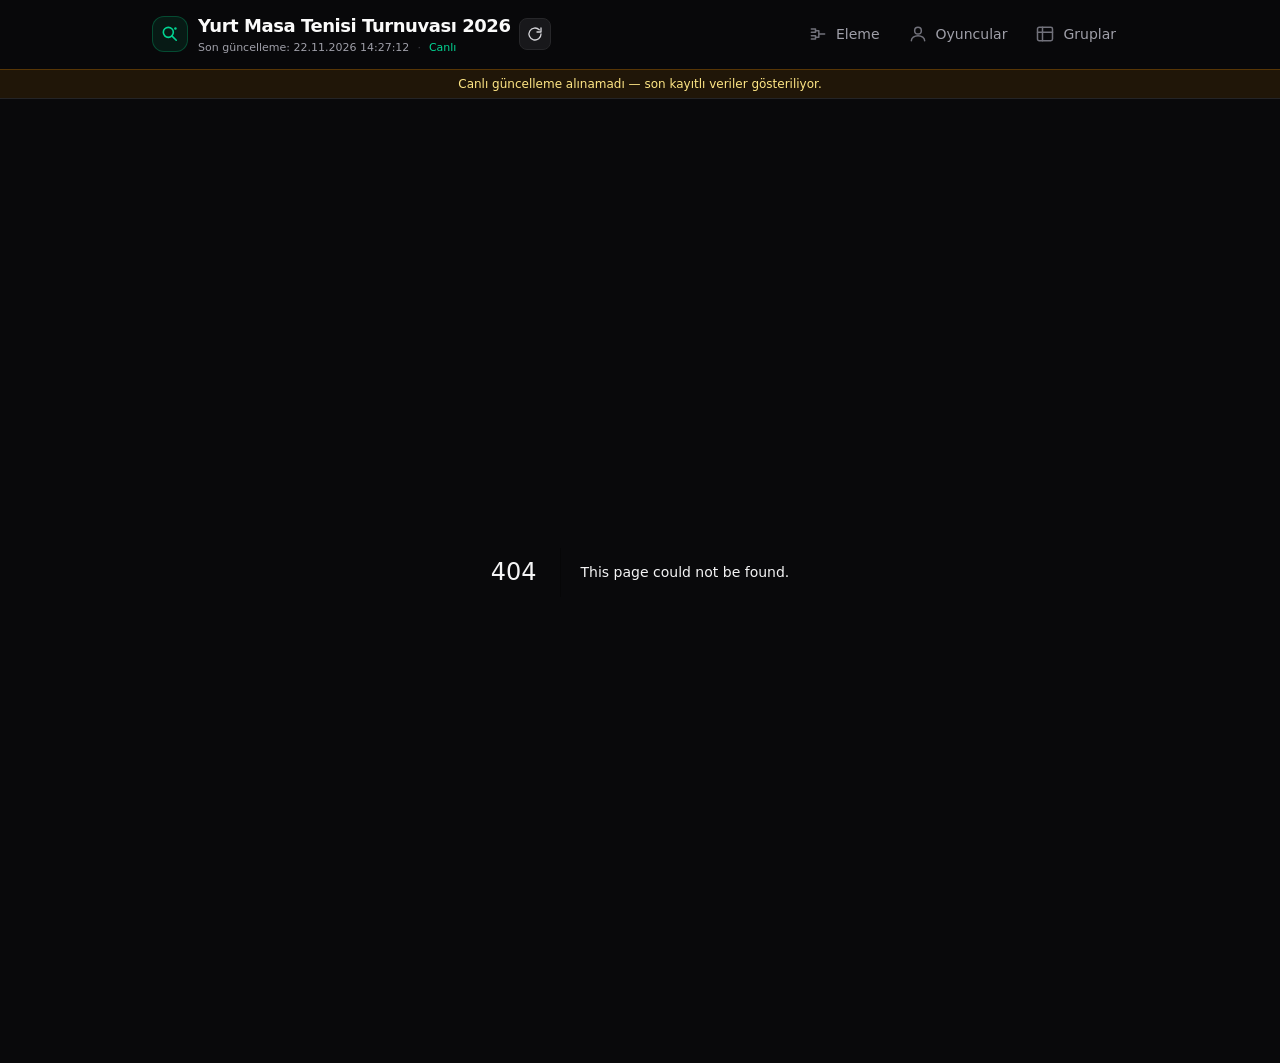
<file: 404/index.html>
<!DOCTYPE html><html lang="tr" class="dark h-full antialiased"><head><meta charSet="utf-8"/><meta name="viewport" content="width=device-width, initial-scale=1"/><link rel="stylesheet" href="/_next/static/chunks/20v9x1-c0m4r9.css" data-precedence="next"/><link rel="preload" as="script" fetchPriority="low" href="/_next/static/chunks/310vm2bl3xxpt.js"/><script src="/_next/static/chunks/1wnov70f88xjy.js" async=""></script><script src="/_next/static/chunks/39_j1bdzreq0m.js" async=""></script><script src="/_next/static/chunks/0c98xzjfks9hq.js" async=""></script><script src="/_next/static/chunks/turbopack-2u1d16houkiyo.js" async=""></script><script src="/_next/static/chunks/2a3-qbj4fn8xt.js" async=""></script><script src="/_next/static/chunks/01yoj8wkhfwgt.js" async=""></script><script src="/_next/static/chunks/0qd-t_c7wv6wr.js" async=""></script><meta name="robots" content="noindex"/><meta name="theme-color" content="#09090b"/><title>Yurt Masa Tenisi Turnuvası 2026</title><meta name="description" content="Masa tenisi turnuvası grup ve eleme sonuçları"/><link rel="icon" href="/favicon.ico?favicon.117ezoe8m31dk.ico" sizes="48x48" type="image/x-icon"/><script src="/_next/static/chunks/0cz1d0mv5g_q7.js" noModule=""></script></head><body class="min-h-full bg-zinc-950 text-zinc-100"><div hidden=""><!--$--><!--/$--></div><div class="flex min-h-dvh flex-col bg-zinc-950 text-zinc-100"><header class="sticky top-0 z-30 border-b border-zinc-800/90 bg-zinc-950/90 backdrop-blur-md"><div class="mx-auto flex w-full max-w-5xl flex-col gap-2 px-3 py-3 sm:px-6 md:flex-row md:items-center md:justify-between"><div class="flex min-w-0 items-center justify-between gap-2"><a class="flex min-w-0 items-center gap-2.5" href="/"><span class="flex h-9 w-9 shrink-0 items-center justify-center rounded-xl border border-emerald-500/30 bg-emerald-500/10 text-emerald-400"><svg viewBox="0 0 24 24" fill="none" stroke="currentColor" stroke-width="1.9" stroke-linecap="round" stroke-linejoin="round" class="h-5 w-5" aria-hidden="true"><circle cx="10" cy="10" r="6"></circle><path d="m14.5 14.5 5 5"></path><circle cx="18.5" cy="5.5" r="1.5" fill="currentColor" stroke="none"></circle></svg></span><div class="min-w-0"><h1 class="truncate text-base font-bold tracking-tight text-zinc-50 sm:text-lg">Yurt Masa Tenisi Turnuvası 2026</h1><div class="flex flex-wrap items-center gap-x-2 gap-y-0.5 text-[11px] text-zinc-400"><span class="tabular-nums">Güncel veriler yükleniyor...</span><span class="text-zinc-700" aria-hidden="true">·</span><span class="font-medium text-emerald-400">Canlı</span></div></div></a><button type="button" title="Sonuçları şimdi yenile" aria-label="Sonuçları şimdi yenile" class="inline-flex h-8 w-8 shrink-0 items-center justify-center rounded-lg border border-zinc-800 bg-zinc-900 text-zinc-300 transition hover:border-zinc-700 hover:text-zinc-100 disabled:opacity-50"><svg viewBox="0 0 24 24" fill="none" stroke="currentColor" stroke-width="2" stroke-linecap="round" stroke-linejoin="round" class="h-4 w-4 " aria-hidden="true"><path d="M21 12a9 9 0 1 1-2.64-6.36"></path><path d="M21 3v6h-6"></path></svg></button></div><nav class="hidden items-center gap-1 md:flex" aria-label="Ana menü"><a class="inline-flex items-center gap-2 rounded-lg px-3 py-2 text-sm font-medium transition text-zinc-400 hover:bg-zinc-900 hover:text-zinc-200" href="/"><span class="text-zinc-500"><svg viewBox="0 0 24 24" fill="none" stroke="currentColor" stroke-width="1.8" stroke-linecap="round" stroke-linejoin="round" class="h-5 w-5" aria-hidden="true"><path d="M4 6h5v4H4M4 14h5v4H4M9 8h4v8H9M13 12h7"></path></svg></span><span>Eleme</span></a><a class="inline-flex items-center gap-2 rounded-lg px-3 py-2 text-sm font-medium transition text-zinc-400 hover:bg-zinc-900 hover:text-zinc-200" href="/oyuncular/"><span class="text-zinc-500"><svg viewBox="0 0 24 24" fill="none" stroke="currentColor" stroke-width="1.8" stroke-linecap="round" stroke-linejoin="round" class="h-5 w-5" aria-hidden="true"><circle cx="12" cy="8" r="4"></circle><path d="M4 20c0-3.3 3.6-6 8-6s8 2.7 8 6"></path></svg></span><span>Oyuncular</span></a><a class="inline-flex items-center gap-2 rounded-lg px-3 py-2 text-sm font-medium transition text-zinc-400 hover:bg-zinc-900 hover:text-zinc-200" href="/gruplar/"><span class="text-zinc-500"><svg viewBox="0 0 24 24" fill="none" stroke="currentColor" stroke-width="1.8" stroke-linecap="round" stroke-linejoin="round" class="h-5 w-5" aria-hidden="true"><rect x="3" y="4" width="18" height="16" rx="2"></rect><path d="M3 10h18M9 4v16"></path></svg></span><span>Gruplar</span></a></nav></div></header><main class="mx-auto w-full max-w-5xl flex-1 px-3 pt-4 pb-24 sm:px-6 sm:pt-6 md:pb-10"><div class="space-y-4"><div class="flex items-center gap-2 text-xs text-zinc-400"><span class="h-2 w-2 animate-pulse rounded-full bg-emerald-400"></span><span>Canlı skorlar yükleniyor...</span></div><div class="grid grid-cols-1 gap-4 lg:grid-cols-2"><div class="h-56 animate-pulse rounded-2xl border border-zinc-800/80 bg-zinc-900/60"></div><div class="h-56 animate-pulse rounded-2xl border border-zinc-800/80 bg-zinc-900/60"></div><div class="h-56 animate-pulse rounded-2xl border border-zinc-800/80 bg-zinc-900/60"></div><div class="h-56 animate-pulse rounded-2xl border border-zinc-800/80 bg-zinc-900/60"></div></div></div></main><nav aria-label="Mobil navigasyon" class="fixed inset-x-0 bottom-0 z-40 border-t border-zinc-800/90 bg-zinc-950/95 pb-[env(safe-area-inset-bottom)] backdrop-blur-md md:hidden"><div class="mx-auto grid max-w-lg grid-cols-3"><a class="relative flex flex-col items-center justify-center gap-1 py-2.5 text-[11px] font-medium transition text-zinc-400 active:text-zinc-200" href="/"><span><svg viewBox="0 0 24 24" fill="none" stroke="currentColor" stroke-width="1.8" stroke-linecap="round" stroke-linejoin="round" class="h-5 w-5" aria-hidden="true"><path d="M4 6h5v4H4M4 14h5v4H4M9 8h4v8H9M13 12h7"></path></svg></span><span>Eleme</span></a><a class="relative flex flex-col items-center justify-center gap-1 py-2.5 text-[11px] font-medium transition text-zinc-400 active:text-zinc-200" href="/oyuncular/"><span><svg viewBox="0 0 24 24" fill="none" stroke="currentColor" stroke-width="1.8" stroke-linecap="round" stroke-linejoin="round" class="h-5 w-5" aria-hidden="true"><circle cx="12" cy="8" r="4"></circle><path d="M4 20c0-3.3 3.6-6 8-6s8 2.7 8 6"></path></svg></span><span>Oyuncular</span></a><a class="relative flex flex-col items-center justify-center gap-1 py-2.5 text-[11px] font-medium transition text-zinc-400 active:text-zinc-200" href="/gruplar/"><span><svg viewBox="0 0 24 24" fill="none" stroke="currentColor" stroke-width="1.8" stroke-linecap="round" stroke-linejoin="round" class="h-5 w-5" aria-hidden="true"><rect x="3" y="4" width="18" height="16" rx="2"></rect><path d="M3 10h18M9 4v16"></path></svg></span><span>Gruplar</span></a></div></nav></div><script id="_R_">(globalThis["TURBOPACK"] || (globalThis["TURBOPACK"] = [])).push({"otherChunks":["static/chunks/310vm2bl3xxpt.js","static/chunks/1wnov70f88xjy.js","static/chunks/39_j1bdzreq0m.js","static/chunks/0c98xzjfks9hq.js"],"runtimeModuleIds":[94553]});</script><script src="/_next/static/chunks/310vm2bl3xxpt.js" async=""></script><script>(self.__next_f=self.__next_f||[]).push([0])</script><script>self.__next_f.push([1,"1:\"$Sreact.fragment\"\n4:\"/_next/static/chunks/2a3-qbj4fn8xt.js\"\n5:\"/_next/static/chunks/01yoj8wkhfwgt.js\"\n6:I[39756,[\"$4\",\"$5\"],\"default\"]\n7:I[37457,[\"$4\",\"$5\"],\"default\"]\na:I[97367,[\"$4\",\"$5\"],\"OutletBoundary\"]\nb:\"$Sreact.suspense\"\nd:\"ViewportBoundary\"\ne:I[97367,[\"$4\",\"$5\"],\"$d\"]\n10:\"MetadataBoundary\"\n11:I[97367,[\"$4\",\"$5\"],\"$10\"]\n13:I[68027,[\"$4\",\"$5\"],\"default\",1]\n:HL[\"/_next/static/chunks/20v9x1-c0m4r9.css\",\"style\"]\n8:X\n9:[[\"children\",{\"s\":\"__PAGE__\",\"h\":512,\"d\":{\"r\":[\"$\",\"$1\",\"c\",{\"children\":[[[\"$\",\"title\",null,{\"children\":\"404: This page could not be found.\"}],[\"$\",\"div\",null,{\"style\":{\"fontFamily\":\"system-ui,\\\"Segoe UI\\\",Roboto,Helvetica,Arial,sans-serif,\\\"Apple Color Emoji\\\",\\\"Segoe UI Emoji\\\"\",\"height\":\"100vh\",\"textAlign\":\"center\",\"display\":\"flex\",\"flexDirection\":\"column\",\"alignItems\":\"center\",\"justifyContent\":\"center\"},\"children\":[\"$\",\"div\",null,{\"children\":[[\"$\",\"style\",null,{\"dangerouslySetInnerHTML\":{\"__html\":\"body{color:#000;background:#fff;margin:0}.next-error-h1{border-right:1px solid rgba(0,0,0,.3)}@media (prefers-color-scheme:dark){body{color:#fff;background:#000}.next-error-h1{border-right:1px solid rgba(255,255,255,.3)}}\"}}],[\"$\",\"h1\",null,{\"className\":\"next-error-h1\",\"style\":{\"display\":\"inline-block\",\"margin\":\"0 20px 0 0\",\"padding\":\"0 23px 0 0\",\"fontSize\":24,\"fontWeight\":500,\"verticalAlign\":\"top\",\"lineHeight\":\"49px\"},\"children\":404}],[\"$\",\"div\",null,{\"style\":{\"display\":\"inline-block\"},\"children\":[\"$\",\"h2\",null,{\"style\":{\"fontSize\":14,\"fontWeight\":400,\"lineHeight\":\"49px\",\"margin\":0},\"children\":\"This page could not be found.\"}]}]]}]}]],null,[\"$\",\"$La\",null,{\"children\":[\"$\",\"$b\",null,{\"name\":\"Next.MetadataOutlet\",\"children\":\"$@c\"}]}]]}],\"p\":false,\"v\":null}}]]\n3:[[\"children\",{\"s\":\"/_not-found\",\"h\":512,\"d\":{\"r\":[\"$\",\"$1\",\"c\",{\"children\":[null,[\"$\",\"$L6\",null,{\"parallelRouterKey\":\"children\",\"error\":\"$undefined\",\"errorStyles\":\"$undefined\",\"errorScripts\":\"$undefined\",\"template\":[\"$\",\"$L7\",null,{}],\"templateStyles\":\"$undefined\",\"templateScripts\":\"$undefined\",\"notFound\":\"$undefined\",\"forbidden\":\"$undefined\",\"unauthorized\":\"$undefined\"}]]}],\"p\":false,\"v\":\"$8\"},\"c\":\"$Q9\"}]]\n0:{\"P\":null,\"c\":[\"\",\"_not-found\",\"\"],\"q\":\"\",\"i\":false,\"t\":{\"t\":{\"s\":\"\",\"h\":528,\"d\":{\"r\":[\"$\",\"$1\",\"c\",{\"children\":[[[\"$\",\"link\",\"0\",{\"rel\":\"stylesheet\",\"href\":\"/_next/static/chunks/20v9x1-c0m4r9.css\",\"precedence\":\"next\",\"crossOrigin\":\"$undefined\",\"nonce\":\"$undefined\"}],[\"$\",\"script\",\"script-0\",{\"src\":\"/_next/static/chunks/2a3-qbj4fn8xt.js\",\"async\":true,\"nonce\":\"$undefined\"}],[\"$\",\"script\",\"script-1\",{\"src\":\"/_next/static/chunks/01yoj8wkhfwgt.js\",\"async\":true,\"nonce\":\"$undefined\"}]],\"$L2\"]}],\"p\":false,\"v\":null},\"c\":\"$Q3\"},\"h\":{\"r\":[\"$\",\"$1\",\"h\",{\"children\":[[\"$\",\"meta\",null,{\"name\":\"robots\",\"content\":\"noindex\"}],[\"$\",\"$Le\",null,{\"children\":\"$Lf\"}],[\"$\",\"$L11\",null,{\"children\":[[\"$\",\"div\",null,{\"hidden\":true,\"children\":[\"$\",\"$b\",null,{\"name\":\"Next.Metadata\",\"children\":\"$L12\"}]}],null]}],null]}],\"p\":false,\"v\":null}},\"m\":\"$undefined\",\"G\":[\"$13\",[[\"$\",\"link\",\"0\",{\"rel\":\"stylesheet\",\"href\":\"/_next/static/chunks/20v9x1-c0m4r9.css\",\"precedence\":\"next\",\"crossOrigin\":\"$undefined\",\"nonce\":\"$undefined\"}]]],\"S\":true,\"r\":\"$undefined\",\"s\":\"$undefined\",\"a\":\"$undefined\",\"l\":\"$undefined\",\"p\":\"$undefined\",\"d\":\"$undefined\",\"b\":\"OwrdweSn-g37NxeokJc1y\"}\n8:C\nf:[[\"$\",\"meta\",\"0\",{\"charSet\":\"utf-8\"}],[\"$\",\"meta\",\"1\",{\"name\":\"viewport\",\"content\":\"width=device-width, initial-scale=1\"}],[\"$\",\"meta\",\"2\",{\"name\":\"theme-color\",\"content\":\"#09090b\"}]]\n14:I[27201,[\"$4\",\"$5\"],\"IconMark\"]\nc:null\n12:[[\"$\",\"title\",\"0\",{\"children\":\"Yurt Masa Tenisi Turnuvası 2026\"}],[\"$\",\"meta\",\"1\",{\"name\":\"description\",\"content\":\"Masa tenisi turnuvası grup ve eleme sonuçları\"}],[\"$\",\"link\",\"2\",{\"rel\":\"icon\",\"href\":\"/favicon.ico?favicon.117ezoe8m31dk.ico\",\"sizes\":\"48x48\",\"type\":\"image/x-icon\"}],[\"$\",\"$L14\",\"3\",{}]]\n"])</script><script>self.__next_f.push([1,"15:\"TournamentProvider\"\n16:I[56889,[\"$4\",\"$5\"],\"$15\"]\n2:[\"$\",\"html\",null,{\"lang\":\"tr\",\"className\":\"dark h-full antialiased\",\"children\":[\"$\",\"body\",null,{\"className\":\"min-h-full bg-zinc-950 text-zinc-100\",\"children\":[\"$\",\"$L16\",null,{\"initialData\":{\"players\":[{\"name\":\"Abdulhamid Kalkan\",\"key\":\"abdulhamid kalkan\",\"group\":\"H\",\"line\":29},{\"name\":\"Abdulkerim Bakay\",\"key\":\"abdulkerim bakay\",\"group\":\"G\",\"line\":26},{\"name\":\"Abdurrezzak Özgül\",\"key\":\"abdurrezzak ozgul\",\"group\":\"A\",\"line\":3},{\"name\":\"Arda Kaymakçı\",\"key\":\"arda kaymakci\",\"group\":\"E\",\"line\":17},{\"name\":\"Arif Kiraz\",\"key\":\"arif kiraz\",\"group\":\"G\",\"line\":25},{\"name\":\"Ayhan Birinci\",\"key\":\"ayhan birinci\",\"group\":\"G\",\"line\":24},{\"name\":\"Baki Eren Yılmaz\",\"key\":\"baki eren yilmaz\",\"group\":\"G\",\"line\":27},{\"name\":\"Baran Ergenç\",\"key\":\"baran ergenc\",\"group\":\"B\",\"line\":7},{\"name\":\"Berkehan Özkurt\",\"key\":\"berkehan ozkurt\",\"group\":\"İ\",\"line\":37},{\"name\":\"Caner Dikmen\",\"key\":\"caner dikmen\",\"group\":\"F\",\"line\":22},{\"name\":\"Çağrı Demir\",\"key\":\"cagri demir\",\"group\":\"I\",\"line\":32},{\"name\":\"Deniz Devran Acar\",\"key\":\"deniz devran acar\",\"group\":\"H\",\"line\":31},{\"name\":\"Diyar Allıhan\",\"key\":\"diyar allihan\",\"group\":\"İ\",\"line\":36},{\"name\":\"Efe Akgül\",\"key\":\"efe akgul\",\"group\":\"A\",\"line\":4},{\"name\":\"Ege Elmas\",\"key\":\"ege elmas\",\"group\":\"F\",\"line\":21},{\"name\":\"Ege Kobal\",\"key\":\"ege kobal\",\"group\":\"İ\",\"line\":39},{\"name\":\"Ege Şentürk\",\"key\":\"ege senturk\",\"group\":\"F\",\"line\":23},{\"name\":\"Furkan Kulle\",\"key\":\"furkan kulle\",\"group\":\"E\",\"line\":19},{\"name\":\"Hasan Aydın\",\"key\":\"hasan aydin\",\"group\":\"H\",\"line\":30},{\"name\":\"İsmail Baydemir\",\"key\":\"ismail baydemir\",\"group\":\"C\",\"line\":10},{\"name\":\"İsmail Çil\",\"key\":\"ismail cil\",\"group\":\"C\",\"line\":11},{\"name\":\"Mahir Zarei\",\"key\":\"mahir zarei\",\"group\":\"D\",\"line\":14},{\"name\":\"Mehmet Ali Eğilcim\",\"key\":\"mehmet ali egilcim\",\"group\":\"I\",\"line\":34},{\"name\":\"Mehmet Ersoy\",\"key\":\"mehmet ersoy\",\"group\":\"A\",\"line\":2},{\"name\":\"Mert Bayhan\",\"key\":\"mert bayhan\",\"group\":\"B\",\"line\":6},{\"name\":\"Muhammed Mustafa Oruç\",\"key\":\"muhammed mustafa oruc\",\"group\":\"B\",\"line\":5},{\"name\":\"Muhammet Emin Koldemir\",\"key\":\"muhammet emin koldemir\",\"group\":\"F\",\"line\":20},{\"name\":\"Muhammet Enes Yılmaz\",\"key\":\"muhammet enes yilmaz\",\"group\":\"C\",\"line\":9},{\"name\":\"Ömer Faruk Koç\",\"key\":\"omer faruk koc\",\"group\":\"E\",\"line\":16},{\"name\":\"Ömer Yetgil\",\"key\":\"omer yetgil\",\"group\":\"D\",\"line\":15},{\"name\":\"Ömür Yıldırım\",\"key\":\"omur yildirim\",\"group\":\"D\",\"line\":12},{\"name\":\"Özgür Işıklı\",\"key\":\"ozgur isikli\",\"group\":\"H\",\"line\":28},{\"name\":\"Recep Balım\",\"key\":\"recep balim\",\"group\":\"C\",\"line\":8},{\"name\":\"Sefa Can Saymak\",\"key\":\"sefa can saymak\",\"group\":\"D\",\"line\":13},{\"name\":\"Taha Alp Yıldırım\",\"key\":\"taha alp yildirim\",\"group\":\"E\",\"line\":18},{\"name\":\"Tuna Han Yurdakul\",\"key\":\"tuna han yurdakul\",\"group\":\"I\",\"line\":35},{\"name\":\"Umut Demiray\",\"key\":\"umut demiray\",\"group\":\"I\",\"line\":33},{\"name\":\"Yusuf İnce\",\"key\":\"yusuf ince\",\"group\":\"İ\",\"line\":38}],\"groups\":[{\"name\":\"A\",\"players\":[\"$2:props:children:props:children:props:initialData:players:23\",\"$2:props:children:props:children:props:initialData:players:2\",\"$2:props:children:props:children:props:initialData:players:13\"],\"standings\":[{\"key\":\"mehmet ersoy\",\"name\":\"Mehmet Ersoy\",\"rank\":1,\"played\":2,\"won\":2,\"lost\":0,\"walkoverLosses\":0,\"points\":4,\"setsWon\":6,\"setsLost\":2,\"pointsWon\":0,\"pointsLost\":0,\"tieNote\":null,\"unresolvedTie\":false},{\"key\":\"abdurrezzak ozgul\",\"name\":\"Abdurrezzak Özgül\",\"rank\":2,\"played\":2,\"won\":1,\"lost\":1,\"walkoverLosses\":0,\"points\":3,\"setsWon\":5,\"setsLost\":3,\"pointsWon\":0,\"pointsLost\":0,\"tieNote\":null,\"unresolvedTie\":false},{\"key\":\"efe akgul\",\"name\":\"Efe Akgül\",\"rank\":3,\"played\":2,\"won\":0,\"lost\":2,\"walkoverLosses\":0,\"points\":2,\"setsWon\":0,\"setsLost\":6,\"pointsWon\":0,\"pointsLost\":0,\"tieNote\":null,\"unresolvedTie\":false}],\"matches\":[{\"id\":\"m2\",\"line\":2,\"stage\":\"grup\",\"group\":\"A\",\"round\":\"\",\"p1\":\"Mehmet Ersoy\",\"p2\":\"Abdurrezzak Özgül\",\"p1Key\":\"mehmet ersoy\",\"p2Key\":\"abdurrezzak ozgul\",\"sets\":[],\"setsWon\":[3,2],\"winner\":1,\"status\":\"played\",\"walkover\":false,\"bye\":false,\"tbd\":false,\"note\":\"\",\"rawSetScore\":\"3-2\",\"rawScore\":\"\",\"updatedAt\":\"2026-11-21 15:46:00\",\"errors\":[],\"warnings\":[]},{\"id\":\"m3\",\"line\":3,\"stage\":\"grup\",\"group\":\"A\",\"round\":\"\",\"p1\":\"Mehmet Ersoy\",\"p2\":\"Efe Akgül\",\"p1Key\":\"mehmet ersoy\",\"p2Key\":\"efe akgul\",\"sets\":[],\"setsWon\":[3,0],\"winner\":1,\"status\":\"played\",\"walkover\":false,\"bye\":false,\"tbd\":false,\"note\":\"\",\"rawSetScore\":\"3-0\",\"rawScore\":\"\",\"updatedAt\":\"2026-11-21 15:46:00\",\"errors\":[],\"warnings\":[]},{\"id\":\"m4\",\"line\":4,\"stage\":\"grup\",\"group\":\"A\",\"round\":\"\",\"p1\":\"Abdurrezzak Özgül\",\"p2\":\"Efe Akgül\",\"p1Key\":\"abdurrezzak ozgul\",\"p2Key\":\"efe akgul\",\"sets\":[],\"setsWon\":[3,0],\"winner\":1,\"status\":\"played\",\"walkover\":false,\"bye\":false,\"tbd\":false,\"note\":\"\",\"rawSetScore\":\"3-0\",\"rawScore\":\"\",\"updatedAt\":\"2026-11-21 15:46:00\",\"errors\":[],\"warnings\":[]}],\"totalFixtures\":3,\"countedMatches\":3,\"qualifiersPerGroup\":2},{\"name\":\"B\",\"players\":[\"$2:props:children:props:children:props:initialData:players:25\",\"$2:props:children:props:children:props:initialData:players:24\",\"$2:props:children:props:children:props:initialData:players:7\"],\"standings\":[{\"key\":\"muhammed mustafa oruc\",\"name\":\"Muhammed Mustafa Oruç\",\"rank\":1,\"played\":2,\"won\":2,\"lost\":0,\"walkoverLosses\":0,\"points\":4,\"setsWon\":6,\"setsLost\":1,\"pointsWon\":0,\"pointsLost\":0,\"tieNote\":null,\"unresolvedTie\":false},{\"key\":\"mert bayhan\",\"name\":\"Mert Bayhan\",\"rank\":2,\"played\":2,\"won\":1,\"lost\":1,\"walkoverLosses\":0,\"points\":3,\"setsWon\":4,\"setsLost\":3,\"pointsWon\":0,\"pointsLost\":0,\"tieNote\":null,\"unresolvedTie\":false},{\"key\":\"baran ergenc\",\"name\":\"Baran Ergenç\",\"rank\":3,\"played\":2,\"won\":0,\"lost\":2,\"walkoverLosses\":0,\"points\":2,\"setsWon\":0,\"setsLost\":6,\"pointsWon\":0,\"pointsLost\":0,\"tieNote\":null,\"unresolvedTie\":false}],\"matches\":[{\"id\":\"m5\",\"line\":5,\"stage\":\"grup\",\"group\":\"B\",\"round\":\"\",\"p1\":\"Muhammed Mustafa Oruç\",\"p2\":\"Mert Bayhan\",\"p1Key\":\"muhammed mustafa oruc\",\"p2Key\":\"mert bayhan\",\"sets\":[],\"setsWon\":[3,1],\"winner\":1,\"status\":\"played\",\"walkover\":false,\"bye\":false,\"tbd\":false,\"note\":\"\",\"rawSetScore\":\"3-1\",\"rawScore\":\"\",\"updatedAt\":\"2026-11-21 15:46:00\",\"errors\":[],\"warnings\":[]},{\"id\":\"m6\",\"line\":6,\"stage\":\"grup\",\"group\":\"B\",\"round\":\"\",\"p1\":\"Muhammed Mustafa Oruç\",\"p2\":\"Baran Ergenç\",\"p1Key\":\"muhammed mustafa oruc\",\"p2Key\":\"baran ergenc\",\"sets\":[],\"setsWon\":[3,0],\"winner\":1,\"status\":\"played\",\"walkover\":false,\"bye\":false,\"tbd\":false,\"note\":\"\",\"rawSetScore\":\"3-0\",\"rawScore\":\"\",\"updatedAt\":\"2026-11-21 15:46:00\",\"errors\":[],\"warnings\":[]},{\"id\":\"m7\",\"line\":7,\"stage\":\"grup\",\"group\":\"B\",\"round\":\"\",\"p1\":\"Mert Bayhan\",\"p2\":\"Baran Ergenç\",\"p1Key\":\"mert bayhan\",\"p2Key\":\"baran ergenc\",\"sets\":[],\"setsWon\":[3,0],\"winner\":1,\"status\":\"played\",\"walkover\":false,\"bye\":false,\"tbd\":false,\"note\":\"\",\"rawSetScore\":\"3-0\",\"rawScore\":\"\",\"updatedAt\":\"2026-11-21 15:46:00\",\"errors\":[],\"warnings\":[]}],\"totalFixtures\":3,\"countedMatches\":3,\"qualifiersPerGroup\":2},{\"name\":\"C\",\"players\":[\"$2:props:children:props:children:props:initialData:players:32\",\"$2:props:children:props:children:props:initialData:players:27\",\"$2:props:children:props:children:props:initialData:players:19\",\"$2:props:children:props:children:props:initialData:players:20\"],\"standings\":[{\"key\":\"recep balim\",\"name\":\"Recep Balım\",\"rank\":1,\"played\":3,\"won\":3,\"lost\":0,\"walkoverLosses\":0,\"points\":6,\"setsWon\":9,\"setsLost\":0,\"pointsWon\":0,\"pointsLost\":0,\"tieNote\":null,\"unresolvedTie\":false},{\"key\":\"ismail cil\",\"name\":\"İsmail Çil\",\"rank\":2,\"played\":3,\"won\":2,\"lost\":1,\"walkoverLosses\":0,\"points\":5,\"setsWon\":6,\"setsLost\":4,\"pointsWon\":0,\"pointsLost\":0,\"tieNote\":null,\"unresolvedTie\":false},{\"key\":\"muhammet enes yilmaz\",\"name\":\"Muhammet Enes Yılmaz\",\"rank\":3,\"played\":3,\"won\":1,\"lost\":2,\"walkoverLosses\":0,\"points\":4,\"setsWon\":4,\"setsLost\":6,\"pointsWon\":0,\"pointsLost\":0,\"tieNote\":null,\"unresolvedTie\":false},{\"key\":\"ismail baydemir\",\"name\":\"İsmail Baydemir\",\"rank\":4,\"played\":3,\"won\":0,\"lost\":3,\"walkoverLosses\":2,\"points\":1,\"setsWon\":0,\"setsLost\":9,\"pointsWon\":0,\"pointsLost\":0,\"tieNote\":null,\"unresolvedTie\":false}],\"matches\":[{\"id\":\"m8\",\"line\":8,\"stage\":\"grup\",\"group\":\"C\",\"round\":\"\",\"p1\":\"Recep Balım\",\"p2\":\"Muhammet Enes Yılmaz\",\"p1Key\":\"recep balim\",\"p2Key\":\"muhammet enes yilmaz\",\"sets\":[],\"setsWon\":[3,0],\"winner\":1,\"status\":\"played\",\"walkover\":false,\"bye\":false,\"tbd\":false,\"note\":\"\",\"rawSetScore\":\"3-0\",\"rawScore\":\"\",\"updatedAt\":\"2026-11-21 15:46:00\",\"errors\":[],\"warnings\":[]},{\"id\":\"m9\",\"line\":9,\"stage\":\"grup\",\"group\":\"C\",\"round\":\"\",\"p1\":\"Recep Balım\",\"p2\":\"İsmail Baydemir\",\"p1Key\":\"recep balim\",\"p2Key\":\"ismail baydemir\",\"sets\":[],\"setsWon\":[3,0],\"winner\":1,\"status\":\"played\",\"walkover\":false,\"bye\":false,\"tbd\":false,\"note\":\"\",\"rawSetScore\":\"3-0\",\"rawScore\":\"\",\"updatedAt\":\"2026-11-21 15:46:00\",\"errors\":[],\"warnings\":[]},{\"id\":\"m10\",\"line\":10,\"stage\":\"grup\",\"group\":\"C\",\"round\":\"\",\"p1\":\"Recep Balım\",\"p2\":\"İsmail Çil\",\"p1Key\":\"recep balim\",\"p2Key\":\"ismail cil\",\"sets\":[],\"setsWon\":[3,0],\"winner\":1,\"status\":\"played\",\"walkover\":false,\"bye\":false,\"tbd\":false,\"note\":\"\",\"rawSetScore\":\"3-0\",\"rawScore\":\"\",\"updatedAt\":\"2026-11-21 15:46:00\",\"errors\":[],\"warnings\":[]},{\"id\":\"m11\",\"line\":11,\"stage\":\"grup\",\"group\":\"C\",\"round\":\"\",\"p1\":\"Muhammet Enes Yılmaz\",\"p2\":\"İsmail Baydemir\",\"p1Key\":\"muhammet enes yilmaz\",\"p2Key\":\"ismail baydemir\",\"sets\":[],\"setsWon\":[3,0],\"winner\":1,\"status\":\"walkover\",\"walkover\":true,\"bye\":false,\"tbd\":false,\"note\":\"HUKMEN1\",\"rawSetScore\":\"\",\"rawScore\":\"\",\"updatedAt\":\"2026-11-21 15:46:00\",\"errors\":[],\"warnings\":[]},{\"id\":\"m12\",\"line\":12,\"stage\":\"grup\",\"group\":\"C\",\"round\":\"\",\"p1\":\"Muhammet Enes Yılmaz\",\"p2\":\"İsmail Çil\",\"p1Key\":\"muhammet enes yilmaz\",\"p2Key\":\"ismail cil\",\"sets\":[],\"setsWon\":[1,3],\"winner\":2,\"status\":\"played\",\"walkover\":false,\"bye\":false,\"tbd\":false,\"note\":\"\",\"rawSetScore\":\"1-3\",\"rawScore\":\"\",\"updatedAt\":\"2026-11-21 15:46:00\",\"errors\":[],\"warnings\":[]},{\"id\":\"m13\",\"line\":13,\"stage\":\"grup\",\"group\":\"C\",\"round\":\"\",\"p1\":\"İsmail Baydemir\",\"p2\":\"İsmail Çil\",\"p1Key\":\"ismail baydemir\",\"p2Key\":\"ismail cil\",\"sets\":[],\"setsWon\":[0,3],\"winner\":2,\"status\":\"walkover\",\"walkover\":true,\"bye\":false,\"tbd\":false,\"note\":\"HUKMEN2\",\"rawSetScore\":\"\",\"rawScore\":\"\",\"updatedAt\":\"2026-11-21 15:46:00\",\"errors\":[],\"warnings\":[]}],\"totalFixtures\":6,\"countedMatches\":6,\"qualifiersPerGroup\":2},{\"name\":\"D\",\"players\":[\"$2:props:children:props:children:props:initialData:players:30\",\"$2:props:children:props:children:props:initialData:players:33\",\"$2:props:children:props:children:props:initialData:players:21\",\"$2:props:children:props:children:props:initialData:players:29\"],\"standings\":[{\"key\":\"omur yildirim\",\"name\":\"Ömür Yıldırım\",\"rank\":1,\"played\":3,\"won\":3,\"lost\":0,\"walkoverLosses\":0,\"points\":6,\"setsWon\":9,\"setsLost\":2,\"pointsWon\":0,\"pointsLost\":0,\"tieNote\":null,\"unresolvedTie\":false},{\"key\":\"sefa can saymak\",\"name\":\"Sefa Can Saymak\",\"rank\":2,\"played\":3,\"won\":2,\"lost\":1,\"walkoverLosses\":0,\"points\":5,\"setsWon\":6,\"setsLost\":3,\"pointsWon\":0,\"pointsLost\":0,\"tieNote\":null,\"unresolvedTie\":false},{\"key\":\"mahir zarei\",\"name\":\"Mahir Zarei\",\"rank\":3,\"played\":3,\"won\":1,\"lost\":2,\"walkoverLosses\":0,\"points\":4,\"setsWon\":3,\"setsLost\":7,\"pointsWon\":0,\"pointsLost\":0,\"tieNote\":null,\"unresolvedTie\":false},{\"key\":\"omer yetgil\",\"name\":\"Ömer Yetgil\",\"rank\":4,\"played\":3,\"won\":0,\"lost\":3,\"walkoverLosses\":1,\"points\":2,\"setsWon\":3,\"setsLost\":9,\"pointsWon\":0,\"pointsLost\":0,\"tieNote\":null,\"unresolvedTie\":false}],\"matches\":[{\"id\":\"m14\",\"line\":14,\"stage\":\"grup\",\"group\":\"D\",\"round\":\"\",\"p1\":\"Ömür Yıldırım\",\"p2\":\"Sefa Can Saymak\",\"p1Key\":\"omur yildirim\",\"p2Key\":\"sefa can saymak\",\"sets\":[],\"setsWon\":[3,0],\"winner\":1,\"status\":\"played\",\"walkover\":false,\"bye\":false,\"tbd\":false,\"note\":\"\",\"rawSetScore\":\"3-0\",\"rawScore\":\"\",\"updatedAt\":\"2026-11-21 15:46:00\",\"errors\":[],\"warnings\":[]},{\"id\":\"m15\",\"line\":15,\"stage\":\"grup\",\"group\":\"D\",\"round\":\"\",\"p1\":\"Ömür Yıldırım\",\"p2\":\"Mahir Zarei\",\"p1Key\":\"omur yildirim\",\"p2Key\":\"mahir zarei\",\"sets\":[],\"setsWon\":[3,0],\"winner\":1,\"status\":\"played\",\"walkover\":false,\"bye\":false,\"tbd\":false,\"note\":\"\",\"rawSetScore\":\"3-0\",\"rawScore\":\"\",\"updatedAt\":\"2026-11-21 15:46:00\",\"errors\":[],\"warnings\":[]},{\"id\":\"m16\",\"line\":16,\"stage\":\"grup\",\"group\":\"D\",\"round\":\"\",\"p1\":\"Ömür Yıldırım\",\"p2\":\"Ömer Yetgil\",\"p1Key\":\"omur yildirim\",\"p2Key\":\"omer yetgil\",\"sets\":[],\"setsWon\":[3,2],\"winner\":1,\"status\":\"played\",\"walkover\":false,\"bye\":false,\"tbd\":false,\"note\":\"\",\"rawSetScore\":\"3-2\",\"rawScore\":\"\",\"updatedAt\":\"2026-11-21 15:46:00\",\"errors\":[],\"warnings\":[]},{\"id\":\"m17\",\"line\":17,\"stage\":\"grup\",\"group\":\"D\",\"round\":\"\",\"p1\":\"Sefa Can Saymak\",\"p2\":\"Mahir Zarei\",\"p1Key\":\"sefa can saymak\",\"p2Key\":\"mahir zarei\",\"sets\":[],\"setsWon\":[3,0],\"winner\":1,\"status\":\"played\",\"walkover\":false,\"bye\":false,\"tbd\":false,\"note\":\"\",\"rawSetScore\":\"3-0\",\"rawScore\":\"\",\"updatedAt\":\"2026-11-21 15:46:00\",\"errors\":[],\"warnings\":[]},{\"id\":\"m18\",\"line\":18,\"stage\":\"grup\",\"group\":\"D\",\"round\":\"\",\"p1\":\"Sefa Can Saymak\",\"p2\":\"Ömer Yetgil\",\"p1Key\":\"sefa can saymak\",\"p2Key\":\"omer yetgil\",\"sets\":[],\"setsWon\":[3,0],\"winner\":1,\"status\":\"walkover\",\"walkover\":true,\"bye\":false,\"tbd\":false,\"note\":\"HUKMEN1\",\"rawSetScore\":\"\",\"rawScore\":\"\",\"updatedAt\":\"2026-11-21 15:46:00\",\"errors\":[],\"warnings\":[]},{\"id\":\"m19\",\"line\":19,\"stage\":\"grup\",\"group\":\"D\",\"round\":\"\",\"p1\":\"Mahir Zarei\",\"p2\":\"Ömer Yetgil\",\"p1Key\":\"mahir zarei\",\"p2Key\":\"omer yetgil\",\"sets\":[],\"setsWon\":[3,1],\"winner\":1,\"status\":\"played\",\"walkover\":false,\"bye\":false,\"tbd\":false,\"note\":\"\",\"rawSetScore\":\"3-1\",\"rawScore\":\"\",\"updatedAt\":\"2026-11-21 15:46:00\",\"errors\":[],\"warnings\":[]}],\"totalFixtures\":6,\"countedMatches\":6,\"qualifiersPerGroup\":2},{\"name\":\"E\",\"players\":[\"$2:props:children:props:children:props:initialData:players:28\",\"$2:props:children:props:children:props:initialData:players:3\",\"$2:props:children:props:children:props:initialData:players:34\",\"$2:props:children:props:children:props:initialData:players:17\"],\"standings\":[{\"key\":\"arda kaymakci\",\"name\":\"Arda Kaymakçı\",\"rank\":1,\"played\":3,\"won\":3,\"lost\":0,\"walkoverLosses\":0,\"points\":6,\"setsWon\":9,\"setsLost\":0,\"pointsWon\":0,\"pointsLost\":0,\"tieNote\":null,\"unresolvedTie\":false},{\"key\":\"omer faruk koc\",\"name\":\"Ömer Faruk Koç\",\"rank\":2,\"played\":3,\"won\":2,\"lost\":1,\"walkoverLosses\":0,\"points\":5,\"setsWon\":6,\"setsLost\":5,\"pointsWon\":0,\"pointsLost\":0,\"tieNote\":null,\"unresolvedTie\":false},{\"key\":\"taha alp yildirim\",\"name\":\"Taha Alp Yıldırım\",\"rank\":3,\"played\":3,\"won\":1,\"lost\":2,\"walkoverLosses\":0,\"points\":4,\"setsWon\":5,\"setsLost\":7,\"pointsWon\":0,\"pointsLost\":0,\"tieNote\":null,\"unresolvedTie\":false},{\"key\":\"furkan kulle\",\"name\":\"Furkan Kulle\",\"rank\":4,\"played\":3,\"won\":0,\"lost\":3,\"walkoverLosses\":0,\"points\":3,\"setsWon\":1,\"setsLost\":9,\"pointsWon\":0,\"pointsLost\":0,\"tieNote\":null,\"unresolvedTie\":false}],\"matches\":[{\"id\":\"m20\",\"line\":20,\"stage\":\"grup\",\"group\":\"E\",\"round\":\"\",\"p1\":\"Ömer Faruk Koç\",\"p2\":\"Arda Kaymakçı\",\"p1Key\":\"omer faruk koc\",\"p2Key\":\"arda kaymakci\",\"sets\":[],\"setsWon\":[0,3],\"winner\":2,\"status\":\"played\",\"walkover\":false,\"bye\":false,\"tbd\":false,\"note\":\"\",\"rawSetScore\":\"0-3\",\"rawScore\":\"\",\"updatedAt\":\"2026-11-21 15:46:00\",\"errors\":[],\"warnings\":[]},{\"id\":\"m21\",\"line\":21,\"stage\":\"grup\",\"group\":\"E\",\"round\":\"\",\"p1\":\"Ömer Faruk Koç\",\"p2\":\"Taha Alp Yıldırım\",\"p1Key\":\"omer faruk koc\",\"p2Key\":\"taha alp yildirim\",\"sets\":[],\"setsWon\":[3,2],\"winner\":1,\"status\":\"played\",\"walkover\":false,\"bye\":false,\"tbd\":false,\"note\":\"\",\"rawSetScore\":\"3-2\",\"rawScore\":\"\",\"updatedAt\":\"2026-11-21 15:46:00\",\"errors\":[],\"warnings\":[]},{\"id\":\"m22\",\"line\":22,\"stage\":\"grup\",\"group\":\"E\",\"round\":\"\",\"p1\":\"Ömer Faruk Koç\",\"p2\":\"Furkan Kulle\",\"p1Key\":\"omer faruk koc\",\"p2Key\":\"furkan kulle\",\"sets\":[],\"setsWon\":[3,0],\"winner\":1,\"status\":\"played\",\"walkover\":false,\"bye\":false,\"tbd\":false,\"note\":\"\",\"rawSetScore\":\"3-0\",\"rawScore\":\"\",\"updatedAt\":\"2026-11-21 15:46:00\",\"errors\":[],\"warnings\":[]},{\"id\":\"m23\",\"line\":23,\"stage\":\"grup\",\"group\":\"E\",\"round\":\"\",\"p1\":\"Arda Kaymakçı\",\"p2\":\"Taha Alp Yıldırım\",\"p1Key\":\"arda kaymakci\",\"p2Key\":\"taha alp yildirim\",\"sets\":[],\"setsWon\":[3,0],\"winner\":1,\"status\":\"played\",\"walkover\":false,\"bye\":false,\"tbd\":false,\"note\":\"\",\"rawSetScore\":\"3-0\",\"rawScore\":\"\",\"updatedAt\":\"2026-11-21 15:46:00\",\"errors\":[],\"warnings\":[]},{\"id\":\"m24\",\"line\":24,\"stage\":\"grup\",\"group\":\"E\",\"round\":\"\",\"p1\":\"Arda Kaymakçı\",\"p2\":\"Furkan Kulle\",\"p1Key\":\"arda kaymakci\",\"p2Key\":\"furkan kulle\",\"sets\":[],\"setsWon\":[3,0],\"winner\":1,\"status\":\"played\",\"walkover\":false,\"bye\":false,\"tbd\":false,\"note\":\"\",\"rawSetScore\":\"3-0\",\"rawScore\":\"\",\"updatedAt\":\"2026-11-21 15:46:00\",\"errors\":[],\"warnings\":[]},{\"id\":\"m25\",\"line\":25,\"stage\":\"grup\",\"group\":\"E\",\"round\":\"\",\"p1\":\"Taha Alp Yıldırım\",\"p2\":\"Furkan Kulle\",\"p1Key\":\"taha alp yildirim\",\"p2Key\":\"furkan kulle\",\"sets\":[],\"setsWon\":[3,1],\"winner\":1,\"status\":\"played\",\"walkover\":false,\"bye\":false,\"tbd\":false,\"note\":\"\",\"rawSetScore\":\"3-1\",\"rawScore\":\"\",\"updatedAt\":\"2026-11-21 15:46:00\",\"errors\":[],\"warnings\":[]}],\"totalFixtures\":6,\"countedMatches\":6,\"qualifiersPerGroup\":2},{\"name\":\"F\",\"players\":[\"$2:props:children:props:children:props:initialData:players:26\",\"$2:props:children:props:children:props:initialData:players:14\",\"$2:props:children:props:children:props:initialData:players:9\",\"$2:props:children:props:children:props:initialData:players:16\"],\"standings\":[{\"key\":\"ege elmas\",\"name\":\"Ege Elmas\",\"rank\":1,\"played\":3,\"won\":3,\"lost\":0,\"walkoverLosses\":0,\"points\":6,\"setsWon\":9,\"setsLost\":1,\"pointsWon\":0,\"pointsLost\":0,\"tieNote\":null,\"unresolvedTie\":false},{\"key\":\"caner dikmen\",\"name\":\"Caner Dikmen\",\"rank\":2,\"played\":3,\"won\":2,\"lost\":1,\"walkoverLosses\":0,\"points\":5,\"setsWon\":7,\"setsLost\":3,\"pointsWon\":0,\"pointsLost\":0,\"tieNote\":null,\"unresolvedTie\":false},{\"key\":\"muhammet emin koldemir\",\"name\":\"Muhammet Emin Koldemir\",\"rank\":3,\"played\":3,\"won\":1,\"lost\":2,\"walkoverLosses\":1,\"points\":3,\"setsWon\":3,\"setsLost\":8,\"pointsWon\":0,\"pointsLost\":0,\"tieNote\":null,\"unresolvedTie\":false},{\"key\":\"ege senturk\",\"name\":\"Ege Şentürk\",\"rank\":4,\"played\":3,\"won\":0,\"lost\":3,\"walkoverLosses\":2,\"points\":1,\"setsWon\":2,\"setsLost\":9,\"pointsWon\":0,\"pointsLost\":0,\"tieNote\":null,\"unresolvedTie\":false}],\"matches\":[{\"id\":\"m26\",\"line\":26,\"stage\":\"grup\",\"group\":\"F\",\"round\":\"\",\"p1\":\"Muhammet Emin Koldemir\",\"p2\":\"Ege Elmas\",\"p1Key\":\"muhammet emin koldemir\",\"p2Key\":\"ege elmas\",\"sets\":[],\"setsWon\":[0,3],\"winner\":2,\"status\":\"played\",\"walkover\":false,\"bye\":false,\"tbd\":false,\"note\":\"\",\"rawSetScore\":\"0-3\",\"rawScore\":\"\",\"updatedAt\":\"2026-11-21 15:46:00\",\"errors\":[],\"warnings\":[]},{\"id\":\"m27\",\"line\":27,\"stage\":\"grup\",\"group\":\"F\",\"round\":\"\",\"p1\":\"Muhammet Emin Koldemir\",\"p2\":\"Caner Dikmen\",\"p1Key\":\"muhammet emin koldemir\",\"p2Key\":\"caner dikmen\",\"sets\":[],\"setsWon\":[0,3],\"winner\":2,\"status\":\"walkover\",\"walkover\":true,\"bye\":false,\"tbd\":false,\"note\":\"HUKMEN2\",\"rawSetScore\":\"\",\"rawScore\":\"\",\"updatedAt\":\"2026-11-21 15:46:00\",\"errors\":[],\"warnings\":[]},{\"id\":\"m28\",\"line\":28,\"stage\":\"grup\",\"group\":\"F\",\"round\":\"\",\"p1\":\"Muhammet Emin Koldemir\",\"p2\":\"Ege Şentürk\",\"p1Key\":\"muhammet emin koldemir\",\"p2Key\":\"ege senturk\",\"sets\":[],\"setsWon\":[3,2],\"winner\":1,\"status\":\"played\",\"walkover\":false,\"bye\":false,\"tbd\":false,\"note\":\"\",\"rawSetScore\":\"3-2\",\"rawScore\":\"\",\"updatedAt\":\"2026-11-21 15:46:00\",\"errors\":[],\"warnings\":[]},{\"id\":\"m29\",\"line\":29,\"stage\":\"grup\",\"group\":\"F\",\"round\":\"\",\"p1\":\"Ege Elmas\",\"p2\":\"Caner Dikmen\",\"p1Key\":\"ege elmas\",\"p2Key\":\"caner dikmen\",\"sets\":[],\"setsWon\":[3,1],\"winner\":1,\"status\":\"played\",\"walkover\":false,\"bye\":false,\"tbd\":false,\"note\":\"\",\"rawSetScore\":\"3-1\",\"rawScore\":\"\",\"updatedAt\":\"2026-11-21 15:46:00\",\"errors\":[],\"warnings\":[]},{\"id\":\"m30\",\"line\":30,\"stage\":\"grup\",\"group\":\"F\",\"round\":\"\",\"p1\":\"Ege Elmas\",\"p2\":\"Ege Şentürk\",\"p1Key\":\"ege elmas\",\"p2Key\":\"ege senturk\",\"sets\":[],\"setsWon\":[3,0],\"winner\":1,\"status\":\"walkover\",\"walkover\":true,\"bye\":false,\"tbd\":false,\"note\":\"HUKMEN1\",\"rawSetScore\":\"\",\"rawScore\":\"\",\"updatedAt\":\"2026-11-21 15:46:00\",\"errors\":[],\"warnings\":[]},{\"id\":\"m31\",\"line\":31,\"stage\":\"grup\",\"group\":\"F\",\"round\":\"\",\"p1\":\"Caner Dikmen\",\"p2\":\"Ege Şentürk\",\"p1Key\":\"caner dikmen\",\"p2Key\":\"ege senturk\",\"sets\":[],\"setsWon\":[3,0],\"winner\":1,\"status\":\"walkover\",\"walkover\":true,\"bye\":false,\"tbd\":false,\"note\":\"HUKMEN1\",\"rawSetScore\":\"\",\"rawScore\":\"\",\"updatedAt\":\"2026-11-21 15:46:00\",\"errors\":[],\"warnings\":[]}],\"totalFixtures\":6,\"countedMatches\":6,\"qualifiersPerGroup\":2},{\"name\":\"G\",\"players\":[\"$2:props:children:props:children:props:initialData:players:5\",\"$2:props:children:props:children:props:initialData:players:4\",\"$2:props:children:props:children:props:initialData:players:1\",\"$2:props:children:props:children:props:initialData:players:6\"],\"standings\":[{\"key\":\"arif kiraz\",\"name\":\"Arif Kiraz\",\"rank\":1,\"played\":3,\"won\":3,\"lost\":0,\"walkoverLosses\":0,\"points\":6,\"setsWon\":9,\"setsLost\":1,\"pointsWon\":0,\"pointsLost\":0,\"tieNote\":null,\"unresolvedTie\":false},{\"key\":\"abdulkerim bakay\",\"name\":\"Abdulkerim Bakay\",\"rank\":2,\"played\":3,\"won\":2,\"lost\":1,\"walkoverLosses\":0,\"points\":5,\"setsWon\":7,\"setsLost\":3,\"pointsWon\":0,\"pointsLost\":0,\"tieNote\":null,\"unresolvedTie\":false},{\"key\":\"baki eren yilmaz\",\"name\":\"Baki Eren Yılmaz\",\"rank\":3,\"played\":3,\"won\":1,\"lost\":2,\"walkoverLosses\":0,\"points\":4,\"setsWon\":3,\"setsLost\":6,\"pointsWon\":0,\"pointsLost\":0,\"tieNote\":null,\"unresolvedTie\":false},{\"key\":\"ayhan birinci\",\"name\":\"Ayhan Birinci\",\"rank\":4,\"played\":3,\"won\":0,\"lost\":3,\"walkoverLosses\":3,\"points\":0,\"setsWon\":0,\"setsLost\":9,\"pointsWon\":0,\"pointsLost\":0,\"tieNote\":null,\"unresolvedTie\":false}],\"matches\":[{\"id\":\"m32\",\"line\":32,\"stage\":\"grup\",\"group\":\"G\",\"round\":\"\",\"p1\":\"Ayhan Birinci\",\"p2\":\"Arif Kiraz\",\"p1Key\":\"ayhan birinci\",\"p2Key\":\"arif kiraz\",\"sets\":[],\"setsWon\":[0,3],\"winner\":2,\"status\":\"walkover\",\"walkover\":true,\"bye\":false,\"tbd\":false,\"note\":\"HUKMEN2\",\"rawSetScore\":\"\",\"rawScore\":\"\",\"updatedAt\":\"2026-11-21 15:46:00\",\"errors\":[],\"warnings\":[]},{\"id\":\"m33\",\"line\":33,\"stage\":\"grup\",\"group\":\"G\",\"round\":\"\",\"p1\":\"Ayhan Birinci\",\"p2\":\"Abdulkerim Bakay\",\"p1Key\":\"ayhan birinci\",\"p2Key\":\"abdulkerim bakay\",\"sets\":[],\"setsWon\":[0,3],\"winner\":2,\"status\":\"walkover\",\"walkover\":true,\"bye\":false,\"tbd\":false,\"note\":\"HUKMEN2\",\"rawSetScore\":\"\",\"rawScore\":\"\",\"updatedAt\":\"2026-11-21 15:46:00\",\"errors\":[],\"warnings\":[]},{\"id\":\"m34\",\"line\":34,\"stage\":\"grup\",\"group\":\"G\",\"round\":\"\",\"p1\":\"Ayhan Birinci\",\"p2\":\"Baki Eren Yılmaz\",\"p1Key\":\"ayhan birinci\",\"p2Key\":\"baki eren yilmaz\",\"sets\":[],\"setsWon\":[0,3],\"winner\":2,\"status\":\"walkover\",\"walkover\":true,\"bye\":false,\"tbd\":false,\"note\":\"HUKMEN2\",\"rawSetScore\":\"\",\"rawScore\":\"\",\"updatedAt\":\"2026-11-21 15:46:00\",\"errors\":[],\"warnings\":[]},{\"id\":\"m35\",\"line\":35,\"stage\":\"grup\",\"group\":\"G\",\"round\":\"\",\"p1\":\"Arif Kiraz\",\"p2\":\"Abdulkerim Bakay\",\"p1Key\":\"arif kiraz\",\"p2Key\":\"abdulkerim bakay\",\"sets\":[],\"setsWon\":[3,1],\"winner\":1,\"status\":\"played\",\"walkover\":false,\"bye\":false,\"tbd\":false,\"note\":\"\",\"rawSetScore\":\"3-1\",\"rawScore\":\"\",\"updatedAt\":\"2026-11-21 15:46:00\",\"errors\":[],\"warnings\":[]},{\"id\":\"m36\",\"line\":36,\"stage\":\"grup\",\"group\":\"G\",\"round\":\"\",\"p1\":\"Arif Kiraz\",\"p2\":\"Baki Eren Yılmaz\",\"p1Key\":\"arif kiraz\",\"p2Key\":\"baki eren yilmaz\",\"sets\":[],\"setsWon\":[3,0],\"winner\":1,\"status\":\"played\",\"walkover\":false,\"bye\":false,\"tbd\":false,\"note\":\"\",\"rawSetScore\":\"3-0\",\"rawScore\":\"\",\"updatedAt\":\"2026-11-21 15:46:00\",\"errors\":[],\"warnings\":[]},{\"id\":\"m37\",\"line\":37,\"stage\":\"grup\",\"group\":\"G\",\"round\":\"\",\"p1\":\"Abdulkerim Bakay\",\"p2\":\"Baki Eren Yılmaz\",\"p1Key\":\"abdulkerim bakay\",\"p2Key\":\"baki eren yilmaz\",\"sets\":[],\"setsWon\":[3,0],\"winner\":1,\"status\":\"played\",\"walkover\":false,\"bye\":false,\"tbd\":false,\"note\":\"\",\"rawSetScore\":\"3-0\",\"rawScore\":\"\",\"updatedAt\":\"2026-11-21 15:46:00\",\"errors\":[],\"warnings\":[]}],\"totalFixtures\":6,\"countedMatches\":6,\"qualifiersPerGroup\":2},{\"name\":\"H\",\"players\":[\"$2:props:children:props:children:props:initialData:players:31\",\"$2:props:children:props:children:props:initialData:players:0\",\"$2:props:children:props:children:props:initialData:players:18\",\"$2:props:children:props:children:props:initialData:players:11\"],\"standings\":[{\"key\":\"abdulhamid kalkan\",\"name\":\"Abdulhamid Kalkan\",\"rank\":1,\"played\":3,\"won\":3,\"lost\":0,\"walkoverLosses\":0,\"points\":6,\"setsWon\":9,\"setsLost\":0,\"pointsWon\":0,\"pointsLost\":0,\"tieNote\":null,\"unresolvedTie\":false},{\"key\":\"ozgur isikli\",\"name\":\"Özgür Işıklı\",\"rank\":2,\"played\":3,\"won\":2,\"lost\":1,\"walkoverLosses\":0,\"points\":5,\"setsWon\":6,\"setsLost\":3,\"pointsWon\":0,\"pointsLost\":0,\"tieNote\":null,\"unresolvedTie\":false},{\"key\":\"hasan aydin\",\"name\":\"Hasan Aydın\",\"rank\":3,\"played\":3,\"won\":1,\"lost\":2,\"walkoverLosses\":0,\"points\":4,\"setsWon\":3,\"setsLost\":8,\"pointsWon\":0,\"pointsLost\":0,\"tieNote\":null,\"unresolvedTie\":false},{\"key\":\"deniz devran acar\",\"name\":\"Deniz Devran Acar\",\"rank\":4,\"played\":3,\"won\":0,\"lost\":3,\"walkoverLosses\":0,\"points\":3,\"setsWon\":2,\"setsLost\":9,\"pointsWon\":0,\"pointsLost\":0,\"tieNote\":null,\"unresolvedTie\":false}],\"matches\":[{\"id\":\"m38\",\"line\":38,\"stage\":\"grup\",\"group\":\"H\",\"round\":\"\",\"p1\":\"Özgür Işıklı\",\"p2\":\"Abdulhamid Kalkan\",\"p1Key\":\"ozgur isikli\",\"p2Key\":\"abdulhamid kalkan\",\"sets\":[],\"setsWon\":[0,3],\"winner\":2,\"status\":\"played\",\"walkover\":false,\"bye\":false,\"tbd\":false,\"note\":\"\",\"rawSetScore\":\"0-3\",\"rawScore\":\"\",\"updatedAt\":\"2026-11-21 15:46:00\",\"errors\":[],\"warnings\":[]},{\"id\":\"m39\",\"line\":39,\"stage\":\"grup\",\"group\":\"H\",\"round\":\"\",\"p1\":\"Özgür Işıklı\",\"p2\":\"Hasan Aydın\",\"p1Key\":\"ozgur isikli\",\"p2Key\":\"hasan aydin\",\"sets\":[],\"setsWon\":[3,0],\"winner\":1,\"status\":\"played\",\"walkover\":false,\"bye\":false,\"tbd\":false,\"note\":\"\",\"rawSetScore\":\"3-0\",\"rawScore\":\"\",\"updatedAt\":\"2026-11-21 15:46:00\",\"errors\":[],\"warnings\":[]},{\"id\":\"m40\",\"line\":40,\"stage\":\"grup\",\"group\":\"H\",\"round\":\"\",\"p1\":\"Özgür Işıklı\",\"p2\":\"Deniz Devran Acar\",\"p1Key\":\"ozgur isikli\",\"p2Key\":\"deniz devran acar\",\"sets\":[],\"setsWon\":[3,0],\"winner\":1,\"status\":\"played\",\"walkover\":false,\"bye\":false,\"tbd\":false,\"note\":\"\",\"rawSetScore\":\"3-0\",\"rawScore\":\"\",\"updatedAt\":\"2026-11-21 15:46:00\",\"errors\":[],\"warnings\":[]},{\"id\":\"m41\",\"line\":41,\"stage\":\"grup\",\"group\":\"H\",\"round\":\"\",\"p1\":\"Abdulhamid Kalkan\",\"p2\":\"Hasan Aydın\",\"p1Key\":\"abdulhamid kalkan\",\"p2Key\":\"hasan aydin\",\"sets\":[],\"setsWon\":[3,0],\"winner\":1,\"status\":\"played\",\"walkover\":false,\"bye\":false,\"tbd\":false,\"note\":\"\",\"rawSetScore\":\"3-0\",\"rawScore\":\"\",\"updatedAt\":\"2026-11-21 15:46:00\",\"errors\":[],\"warnings\":[]},{\"id\":\"m42\",\"line\":42,\"stage\":\"grup\",\"group\":\"H\",\"round\":\"\",\"p1\":\"Abdulhamid Kalkan\",\"p2\":\"Deniz Devran Acar\",\"p1Key\":\"abdulhamid kalkan\",\"p2Key\":\"deniz devran acar\",\"sets\":[],\"setsWon\":[3,0],\"winner\":1,\"status\":\"played\",\"walkover\":false,\"bye\":false,\"tbd\":false,\"note\":\"\",\"rawSetScore\":\"3-0\",\"rawScore\":\"\",\"updatedAt\":\"2026-11-21 15:46:00\",\"errors\":[],\"warnings\":[]},{\"id\":\"m43\",\"line\":43,\"stage\":\"grup\",\"group\":\"H\",\"round\":\"\",\"p1\":\"Hasan Aydın\",\"p2\":\"Deniz Devran Acar\",\"p1Key\":\"hasan aydin\",\"p2Key\":\"deniz devran acar\",\"sets\":[],\"setsWon\":[3,2],\"winner\":1,\"status\":\"played\",\"walkover\":false,\"bye\":false,\"tbd\":false,\"note\":\"\",\"rawSetScore\":\"3-2\",\"rawScore\":\"\",\"updatedAt\":\"2026-11-21 15:46:00\",\"errors\":[],\"warnings\":[]}],\"totalFixtures\":6,\"countedMatches\":6,\"qualifiersPerGroup\":2},{\"name\":\"I\",\"players\":[\"$2:props:children:props:children:props:initialData:players:10\",\"$2:props:children:props:children:props:initialData:players:36\",\"$2:props:children:props:children:props:initialData:players:22\",\"$2:props:children:props:children:props:initialData:players:35\"],\"standings\":[{\"key\":\"mehmet ali egilcim\",\"name\":\"Mehmet Ali Eğilcim\",\"rank\":1,\"played\":3,\"won\":3,\"lost\":0,\"walkoverLosses\":0,\"points\":6,\"setsWon\":9,\"setsLost\":3,\"pointsWon\":0,\"pointsLost\":0,\"tieNote\":null,\"unresolvedTie\":false},{\"key\":\"umut demiray\",\"name\":\"Umut Demiray\",\"rank\":2,\"played\":3,\"won\":2,\"lost\":1,\"walkoverLosses\":0,\"points\":5,\"setsWon\":6,\"setsLost\":3,\"pointsWon\":0,\"pointsLost\":0,\"tieNote\":null,\"unresolvedTie\":false},{\"key\":\"cagri demir\",\"name\":\"Çağrı Demir\",\"rank\":3,\"played\":3,\"won\":1,\"lost\":2,\"walkoverLosses\":0,\"points\":4,\"setsWon\":4,\"setsLost\":6,\"pointsWon\":0,\"pointsLost\":0,\"tieNote\":null,\"unresolvedTie\":false},{\"key\":\"tuna han yurdakul\",\"name\":\"Tuna Han Yurdakul\",\"rank\":4,\"played\":3,\"won\":0,\"lost\":3,\"walkoverLosses\":0,\"points\":3,\"setsWon\":2,\"setsLost\":9,\"pointsWon\":0,\"pointsLost\":0,\"tieNote\":null,\"unresolvedTie\":false}],\"matches\":[{\"id\":\"m44\",\"line\":44,\"stage\":\"grup\",\"group\":\"I\",\"round\":\"\",\"p1\":\"Çağrı Demir\",\"p2\":\"Umut Demiray\",\"p1Key\":\"cagri demir\",\"p2Key\":\"umut demiray\",\"sets\":[],\"setsWon\":[0,3],\"winner\":2,\"status\":\"played\",\"walkover\":false,\"bye\":false,\"tbd\":false,\"note\":\"\",\"rawSetScore\":\"0-3\",\"rawScore\":\"\",\"updatedAt\":\"2026-11-21 15:46:00\",\"errors\":[],\"warnings\":[]},{\"id\":\"m45\",\"line\":45,\"stage\":\"grup\",\"group\":\"I\",\"round\":\"\",\"p1\":\"Çağrı Demir\",\"p2\":\"Mehmet Ali Eğilcim\",\"p1Key\":\"cagri demir\",\"p2Key\":\"mehmet ali egilcim\",\"sets\":[],\"setsWon\":[1,3],\"winner\":2,\"status\":\"played\",\"walkover\":false,\"bye\":false,\"tbd\":false,\"note\":\"\",\"rawSetScore\":\"1-3\",\"rawScore\":\"\",\"updatedAt\":\"2026-11-21 15:46:00\",\"errors\":[],\"warnings\":[]},{\"id\":\"m46\",\"line\":46,\"stage\":\"grup\",\"group\":\"I\",\"round\":\"\",\"p1\":\"Çağrı Demir\",\"p2\":\"Tuna Han Yurdakul\",\"p1Key\":\"cagri demir\",\"p2Key\":\"tuna han yurdakul\",\"sets\":[],\"setsWon\":[3,0],\"winner\":1,\"status\":\"played\",\"walkover\":false,\"bye\":false,\"tbd\":false,\"note\":\"\",\"rawSetScore\":\"3-0\",\"rawScore\":\"\",\"updatedAt\":\"2026-11-21 15:46:00\",\"errors\":[],\"warnings\":[]},{\"id\":\"m47\",\"line\":47,\"stage\":\"grup\",\"group\":\"I\",\"round\":\"\",\"p1\":\"Umut Demiray\",\"p2\":\"Mehmet Ali Eğilcim\",\"p1Key\":\"umut demiray\",\"p2Key\":\"mehmet ali egilcim\",\"sets\":[],\"setsWon\":[0,3],\"winner\":2,\"status\":\"played\",\"walkover\":false,\"bye\":false,\"tbd\":false,\"note\":\"\",\"rawSetScore\":\"0-3\",\"rawScore\":\"\",\"updatedAt\":\"2026-11-21 15:46:00\",\"errors\":[],\"warnings\":[]},{\"id\":\"m48\",\"line\":48,\"stage\":\"grup\",\"group\":\"I\",\"round\":\"\",\"p1\":\"Umut Demiray\",\"p2\":\"Tuna Han Yurdakul\",\"p1Key\":\"umut demiray\",\"p2Key\":\"tuna han yurdakul\",\"sets\":[],\"setsWon\":[3,0],\"winner\":1,\"status\":\"played\",\"walkover\":false,\"bye\":false,\"tbd\":false,\"note\":\"\",\"rawSetScore\":\"3-0\",\"rawScore\":\"\",\"updatedAt\":\"2026-11-21 15:46:00\",\"errors\":[],\"warnings\":[]},{\"id\":\"m49\",\"line\":49,\"stage\":\"grup\",\"group\":\"I\",\"round\":\"\",\"p1\":\"Mehmet Ali Eğilcim\",\"p2\":\"Tuna Han Yurdakul\",\"p1Key\":\"mehmet ali egilcim\",\"p2Key\":\"tuna han yurdakul\",\"sets\":[],\"setsWon\":[3,2],\"winner\":1,\"status\":\"played\",\"walkover\":false,\"bye\":false,\"tbd\":false,\"note\":\"\",\"rawSetScore\":\"3-2\",\"rawScore\":\"\",\"updatedAt\":\"2026-11-21 15:46:00\",\"errors\":[],\"warnings\":[]}],\"totalFixtures\":6,\"countedMatches\":6,\"qualifiersPerGroup\":2},{\"name\":\"İ\",\"players\":[\"$2:props:children:props:children:props:initialData:players:12\",\"$2:props:children:props:children:props:initialData:players:8\",\"$2:props:children:props:children:props:initialData:players:37\",\"$2:props:children:props:children:props:initialData:players:15\"],\"standings\":[{\"key\":\"berkehan ozkurt\",\"name\":\"Berkehan Özkurt\",\"rank\":1,\"played\":3,\"won\":3,\"lost\":0,\"walkoverLosses\":0,\"points\":6,\"setsWon\":9,\"setsLost\":0,\"pointsWon\":66,\"pointsLost\":30,\"tieNote\":null,\"unresolvedTie\":false},{\"key\":\"diyar allihan\",\"name\":\"Diyar Allıhan\",\"rank\":2,\"played\":3,\"won\":2,\"lost\":1,\"walkoverLosses\":0,\"points\":5,\"setsWon\":6,\"setsLost\":3,\"pointsWon\":17,\"pointsLost\":33,\"tieNote\":null,\"unresolvedTie\":false},{\"key\":\"ege kobal\",\"name\":\"Ege Kobal\",\"rank\":3,\"played\":3,\"won\":1,\"lost\":2,\"walkoverLosses\":0,\"points\":4,\"setsWon\":3,\"setsLost\":6,\"pointsWon\":13,\"pointsLost\":33,\"tieNote\":null,\"unresolvedTie\":false},{\"key\":\"yusuf ince\",\"name\":\"Yusuf İnce\",\"rank\":4,\"played\":3,\"won\":0,\"lost\":3,\"walkoverLosses\":0,\"points\":3,\"setsWon\":0,\"setsLost\":9,\"pointsWon\":0,\"pointsLost\":0,\"tieNote\":null,\"unresolvedTie\":false}],\"matches\":[{\"id\":\"m50\",\"line\":50,\"stage\":\"grup\",\"group\":\"İ\",\"round\":\"\",\"p1\":\"Diyar Allıhan\",\"p2\":\"Berkehan Özkurt\",\"p1Key\":\"diyar allihan\",\"p2Key\":\"berkehan ozkurt\",\"sets\":[{\"a\":5,\"b\":11},{\"a\":4,\"b\":11},{\"a\":8,\"b\":11}],\"setsWon\":[0,3],\"winner\":2,\"status\":\"played\",\"walkover\":false,\"bye\":false,\"tbd\":false,\"note\":\"\",\"rawSetScore\":\"0-3\",\"rawScore\":\"5-11 4-11 8-11\",\"updatedAt\":\"2026-11-21 14:05:09\",\"errors\":[],\"warnings\":[]},{\"id\":\"m51\",\"line\":51,\"stage\":\"grup\",\"group\":\"İ\",\"round\":\"\",\"p1\":\"Diyar Allıhan\",\"p2\":\"Yusuf İnce\",\"p1Key\":\"diyar allihan\",\"p2Key\":\"yusuf ince\",\"sets\":[],\"setsWon\":[3,0],\"winner\":1,\"status\":\"played\",\"walkover\":false,\"bye\":false,\"tbd\":false,\"note\":\"\",\"rawSetScore\":\"3-0\",\"rawScore\":\"\",\"updatedAt\":\"2026-11-21 15:46:00\",\"errors\":[],\"warnings\":[]},{\"id\":\"m52\",\"line\":52,\"stage\":\"grup\",\"group\":\"İ\",\"round\":\"\",\"p1\":\"Diyar Allıhan\",\"p2\":\"Ege Kobal\",\"p1Key\":\"diyar allihan\",\"p2Key\":\"ege kobal\",\"sets\":[],\"setsWon\":[3,0],\"winner\":1,\"status\":\"played\",\"walkover\":false,\"bye\":false,\"tbd\":false,\"note\":\"\",\"rawSetScore\":\"3-0\",\"rawScore\":\"\",\"updatedAt\":\"2026-11-21 15:46:00\",\"errors\":[],\"warnings\":[]},{\"id\":\"m53\",\"line\":53,\"stage\":\"grup\",\"group\":\"İ\",\"round\":\"\",\"p1\":\"Berkehan Özkurt\",\"p2\":\"Yusuf İnce\",\"p1Key\":\"berkehan ozkurt\",\"p2Key\":\"yusuf ince\",\"sets\":[],\"setsWon\":[3,0],\"winner\":1,\"status\":\"played\",\"walkover\":false,\"bye\":false,\"tbd\":false,\"note\":\"\",\"rawSetScore\":\"3-0\",\"rawScore\":\"\",\"updatedAt\":\"2026-11-21 15:46:00\",\"errors\":[],\"warnings\":[]},{\"id\":\"m54\",\"line\":54,\"stage\":\"grup\",\"group\":\"İ\",\"round\":\"\",\"p1\":\"Berkehan Özkurt\",\"p2\":\"Ege Kobal\",\"p1Key\":\"berkehan ozkurt\",\"p2Key\":\"ege kobal\",\"sets\":[{\"a\":11,\"b\":3},{\"a\":11,\"b\":5},{\"a\":11,\"b\":5}],\"setsWon\":[3,0],\"winner\":1,\"status\":\"played\",\"walkover\":false,\"bye\":false,\"tbd\":false,\"note\":\"\",\"rawSetScore\":\"3-0\",\"rawScore\":\"11-3 11-5 11-5\",\"updatedAt\":\"2026-11-21 14:05:13\",\"errors\":[],\"warnings\":[]},{\"id\":\"m55\",\"line\":55,\"stage\":\"grup\",\"group\":\"İ\",\"round\":\"\",\"p1\":\"Yusuf İnce\",\"p2\":\"Ege Kobal\",\"p1Key\":\"yusuf ince\",\"p2Key\":\"ege kobal\",\"sets\":[],\"setsWon\":[0,3],\"winner\":2,\"status\":\"played\",\"walkover\":false,\"bye\":false,\"tbd\":false,\"note\":\"\",\"rawSetScore\":\"0-3\",\"rawScore\":\"\",\"updatedAt\":\"2026-11-21 15:46:00\",\"errors\":[],\"warnings\":[]}],\"totalFixtures\":6,\"countedMatches\":6,\"qualifiersPerGroup\":2}],\"knockout\":[],\"matches\":[\"$2:props:children:props:children:props:initialData:groups:0:matches:0\",\"$2:props:children:props:children:props:initialData:groups:0:matches:1\",\"$2:props:children:props:children:props:initialData:groups:0:matches:2\",\"$2:props:children:props:children:props:initialData:groups:1:matches:0\",\"$2:props:children:props:children:props:initialData:groups:1:matches:1\",\"$2:props:children:props:children:props:initialData:groups:1:matches:2\",\"$2:props:children:props:children:props:initialData:groups:2:matches:0\",\"$2:props:children:props:children:props:initialData:groups:2:matches:1\",\"$2:props:children:props:children:props:initialData:groups:2:matches:2\",\"$2:props:children:props:children:props:initialData:groups:2:matches:3\",\"$2:props:children:props:children:props:initialData:groups:2:matches:4\",\"$2:props:children:props:children:props:initialData:groups:2:matches:5\",\"$2:props:children:props:children:props:initialData:groups:3:matches:0\",\"$2:props:children:props:children:props:initialData:groups:3:matches:1\",\"$2:props:children:props:children:props:initialData:groups:3:matches:2\",\"$2:props:children:props:children:props:initialData:groups:3:matches:3\",\"$2:props:children:props:children:props:initialData:groups:3:matches:4\",\"$2:props:children:props:children:props:initialData:groups:3:matches:5\",\"$2:props:children:props:children:props:initialData:groups:4:matches:0\",\"$2:props:children:props:children:props:initialData:groups:4:matches:1\",\"$2:props:children:props:children:props:initialData:groups:4:matches:2\",\"$2:props:children:props:children:props:initialData:groups:4:matches:3\",\"$2:props:children:props:children:props:initialData:groups:4:matches:4\",\"$2:props:children:props:children:props:initialData:groups:4:matches:5\",\"$2:props:children:props:children:props:initialData:groups:5:matches:0\",\"$2:props:children:props:children:props:initialData:groups:5:matches:1\",\"$2:props:children:props:children:props:initialData:groups:5:matches:2\",\"$2:props:children:props:children:props:initialData:groups:5:matches:3\",\"$2:props:children:props:children:props:initialData:groups:5:matches:4\",\"$2:props:children:props:children:props:initialData:groups:5:matches:5\",\"$2:props:children:props:children:props:initialData:groups:6:matches:0\",\"$2:props:children:props:children:props:initialData:groups:6:matches:1\",\"$2:props:children:props:children:props:initialData:groups:6:matches:2\",\"$2:props:children:props:children:props:initialData:groups:6:matches:3\",\"$2:props:children:props:children:props:initialData:groups:6:matches:4\",\"$2:props:children:props:children:props:initialData:groups:6:matches:5\",\"$2:props:children:props:children:props:initialData:groups:7:matches:0\",\"$2:props:children:props:children:props:initialData:groups:7:matches:1\",\"$2:props:children:props:children:props:initialData:groups:7:matches:2\",\"$2:props:children:props:children:props:initialData:groups:7:matches:3\",\"$2:props:children:props:children:props:initialData:groups:7:matches:4\",\"$2:props:children:props:children:props:initialData:groups:7:matches:5\",\"$2:props:children:props:children:props:initialData:groups:8:matches:0\",\"$2:props:children:props:children:props:initialData:groups:8:matches:1\",\"$2:props:children:props:children:props:initialData:groups:8:matches:2\",\"$2:props:children:props:children:props:initialData:groups:8:matches:3\",\"$2:props:children:props:children:props:initialData:groups:8:matches:4\",\"$2:props:children:props:children:props:initialData:groups:8:matches:5\",\"$2:props:children:props:children:props:initialData:groups:9:matches:0\",\"$2:props:children:props:children:props:initialData:groups:9:matches:1\",\"$2:props:children:props:children:props:initialData:groups:9:matches:2\",\"$2:props:children:props:children:props:initialData:groups:9:matches:3\",\"$2:props:children:props:children:props:initialData:groups:9:matches:4\",\"$2:props:children:props:children:props:initialData:groups:9:matches:5\"],\"issues\":[],\"settings\":{\"tournamentName\":\"Yurt Masa Tenisi Turnuvası 2026\",\"rules\":{\"SETS_TO_WIN\":3,\"POINTS_PER_SET\":11,\"MIN_SET_LEAD\":2,\"POINTS_WIN\":2,\"POINTS_LOSS\":1,\"POINTS_WALKOVER_LOSS\":0,\"QUALIFIERS_PER_GROUP\":2,\"GROUP_QUALIFIERS\":{}},\"knockoutRounds\":[\"Ön Eleme\",\"Son 64\",\"Son 32\",\"Son 16\",\"Çeyrek Final\",\"Yarı Final\",\"3.lük Maçı\",\"Final\"]},\"meta\":{\"source\":\"sheets\",\"fetchedAt\":\"2026-11-22T11:27:12.520Z\",\"fetchedAtText\":\"22.11.2026 14:27:12\"}},\"children\":[\"$L17\",\"$L18\"]}]}]}]\n"])</script><script>self.__next_f.push([1,"19:I[76831,[\"$4\",\"$5\"],\"VisitTracker\"]\n1a:I[59665,[\"$4\",\"$5\"],\"AppShell\"]\n1b:\"/_next/static/chunks/0qd-t_c7wv6wr.js\"\n1c:I[8821,[\"$4\",\"$5\",\"$1b\"],\"default\"]\n17:[\"$\",\"$L19\",null,{}]\n18:[\"$\",\"$L1a\",null,{\"children\":[\"$\",\"$L6\",null,{\"parallelRouterKey\":\"children\",\"error\":\"$1c\",\"errorStyles\":[],\"errorScripts\":[[\"$\",\"script\",\"script-0\",{\"src\":\"/_next/static/chunks/0qd-t_c7wv6wr.js\",\"async\":true,\"nonce\":\"$undefined\"}]],\"template\":[\"$\",\"$L7\",null,{}],\"templateStyles\":\"$undefined\",\"templateScripts\":\"$undefined\",\"notFound\":[[[\"$\",\"title\",null,{\"children\":\"404: This page could not be found.\"}],[\"$\",\"div\",null,{\"style\":\"$9:0:1:d:r:props:children:0:1:props:style\",\"children\":[\"$\",\"div\",null,{\"children\":[[\"$\",\"style\",null,{\"dangerouslySetInnerHTML\":{\"__html\":\"body{color:#000;background:#fff;margin:0}.next-error-h1{border-right:1px solid rgba(0,0,0,.3)}@media (prefers-color-scheme:dark){body{color:#fff;background:#000}.next-error-h1{border-right:1px solid rgba(255,255,255,.3)}}\"}}],[\"$\",\"h1\",null,{\"className\":\"next-error-h1\",\"style\":\"$9:0:1:d:r:props:children:0:1:props:children:props:children:1:props:style\",\"children\":404}],[\"$\",\"div\",null,{\"style\":\"$9:0:1:d:r:props:children:0:1:props:children:props:children:2:props:style\",\"children\":[\"$\",\"h2\",null,{\"style\":\"$9:0:1:d:r:props:children:0:1:props:children:props:children:2:props:children:props:style\",\"children\":\"This page could not be found.\"}]}]]}]}]],[]],\"forbidden\":\"$undefined\",\"unauthorized\":\"$undefined\"}]}]\n"])</script></body></html>
</file>
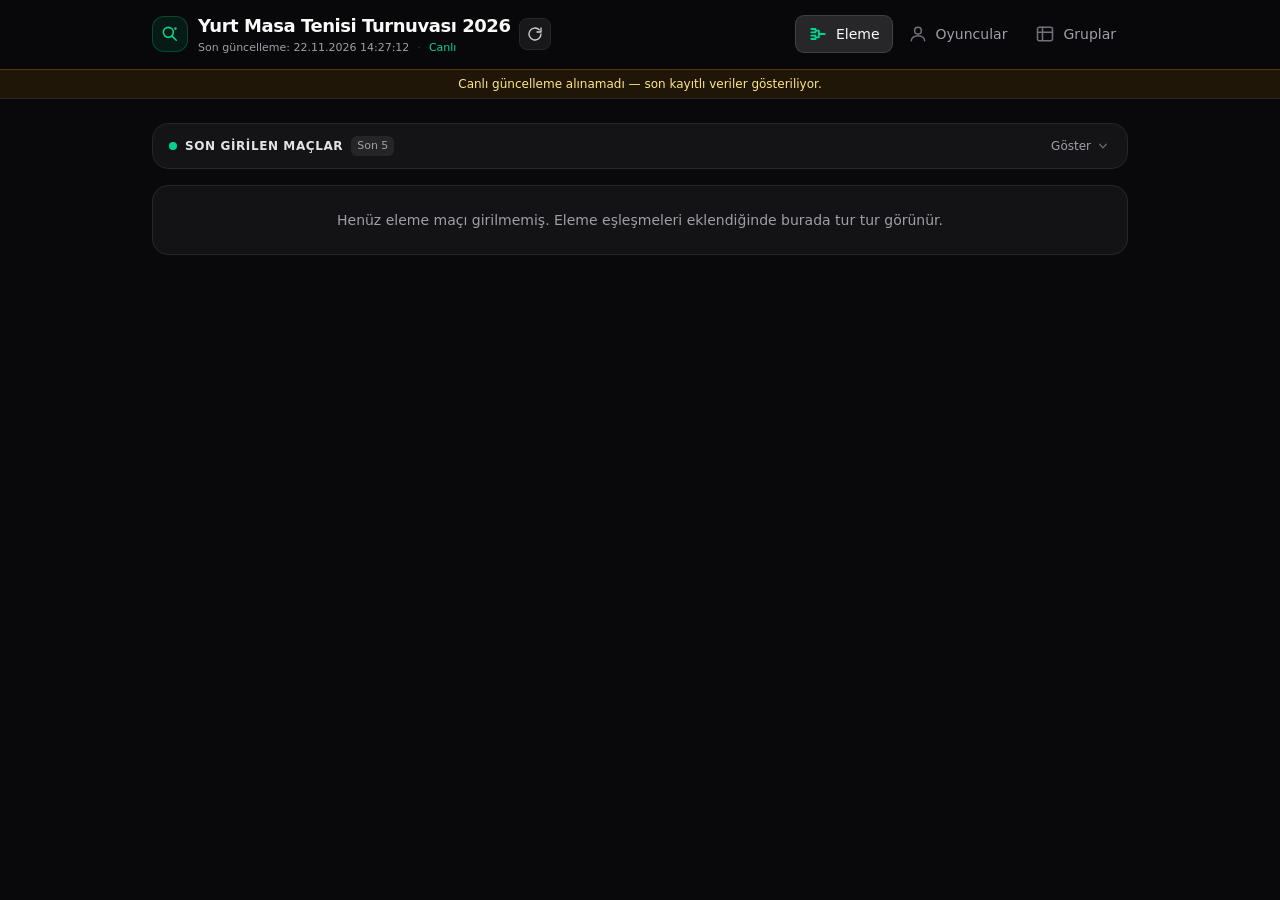
<file: eleme/index.html>
<!DOCTYPE html><html lang="tr" class="dark h-full antialiased"><head><meta charSet="utf-8"/><meta name="viewport" content="width=device-width, initial-scale=1"/><link rel="stylesheet" href="/_next/static/chunks/20v9x1-c0m4r9.css" data-precedence="next"/><link rel="preload" as="script" fetchPriority="low" href="/_next/static/chunks/310vm2bl3xxpt.js"/><script src="/_next/static/chunks/1wnov70f88xjy.js" async=""></script><script src="/_next/static/chunks/39_j1bdzreq0m.js" async=""></script><script src="/_next/static/chunks/0c98xzjfks9hq.js" async=""></script><script src="/_next/static/chunks/turbopack-2u1d16houkiyo.js" async=""></script><script src="/_next/static/chunks/2a3-qbj4fn8xt.js" async=""></script><script src="/_next/static/chunks/01yoj8wkhfwgt.js" async=""></script><script src="/_next/static/chunks/41l94vums76pa.js" async=""></script><script src="/_next/static/chunks/0qd-t_c7wv6wr.js" async=""></script><meta name="theme-color" content="#09090b"/><title>Yurt Masa Tenisi Turnuvası 2026</title><meta name="description" content="Masa tenisi turnuvası grup ve eleme sonuçları"/><link rel="icon" href="/favicon.ico?favicon.117ezoe8m31dk.ico" sizes="48x48" type="image/x-icon"/><script src="/_next/static/chunks/0cz1d0mv5g_q7.js" noModule=""></script></head><body class="min-h-full bg-zinc-950 text-zinc-100"><div hidden=""><!--$--><!--/$--></div><div class="flex min-h-dvh flex-col bg-zinc-950 text-zinc-100"><header class="sticky top-0 z-30 border-b border-zinc-800/90 bg-zinc-950/90 backdrop-blur-md"><div class="mx-auto flex w-full max-w-5xl flex-col gap-2 px-3 py-3 sm:px-6 md:flex-row md:items-center md:justify-between"><div class="flex min-w-0 items-center justify-between gap-2"><a class="flex min-w-0 items-center gap-2.5" href="/"><span class="flex h-9 w-9 shrink-0 items-center justify-center rounded-xl border border-emerald-500/30 bg-emerald-500/10 text-emerald-400"><svg viewBox="0 0 24 24" fill="none" stroke="currentColor" stroke-width="1.9" stroke-linecap="round" stroke-linejoin="round" class="h-5 w-5" aria-hidden="true"><circle cx="10" cy="10" r="6"></circle><path d="m14.5 14.5 5 5"></path><circle cx="18.5" cy="5.5" r="1.5" fill="currentColor" stroke="none"></circle></svg></span><div class="min-w-0"><h1 class="truncate text-base font-bold tracking-tight text-zinc-50 sm:text-lg">Yurt Masa Tenisi Turnuvası 2026</h1><div class="flex flex-wrap items-center gap-x-2 gap-y-0.5 text-[11px] text-zinc-400"><span class="tabular-nums">Güncel veriler yükleniyor...</span><span class="text-zinc-700" aria-hidden="true">·</span><span class="font-medium text-emerald-400">Canlı</span></div></div></a><button type="button" title="Sonuçları şimdi yenile" aria-label="Sonuçları şimdi yenile" class="inline-flex h-8 w-8 shrink-0 items-center justify-center rounded-lg border border-zinc-800 bg-zinc-900 text-zinc-300 transition hover:border-zinc-700 hover:text-zinc-100 disabled:opacity-50"><svg viewBox="0 0 24 24" fill="none" stroke="currentColor" stroke-width="2" stroke-linecap="round" stroke-linejoin="round" class="h-4 w-4 " aria-hidden="true"><path d="M21 12a9 9 0 1 1-2.64-6.36"></path><path d="M21 3v6h-6"></path></svg></button></div><nav class="hidden items-center gap-1 md:flex" aria-label="Ana menü"><a class="inline-flex items-center gap-2 rounded-lg px-3 py-2 text-sm font-medium transition bg-zinc-800 text-zinc-50 ring-1 ring-zinc-700" href="/"><span class="text-emerald-400"><svg viewBox="0 0 24 24" fill="none" stroke="currentColor" stroke-width="2.2" stroke-linecap="round" stroke-linejoin="round" class="h-5 w-5" aria-hidden="true"><path d="M4 6h5v4H4M4 14h5v4H4M9 8h4v8H9M13 12h7"></path></svg></span><span>Eleme</span></a><a class="inline-flex items-center gap-2 rounded-lg px-3 py-2 text-sm font-medium transition text-zinc-400 hover:bg-zinc-900 hover:text-zinc-200" href="/oyuncular/"><span class="text-zinc-500"><svg viewBox="0 0 24 24" fill="none" stroke="currentColor" stroke-width="1.8" stroke-linecap="round" stroke-linejoin="round" class="h-5 w-5" aria-hidden="true"><circle cx="12" cy="8" r="4"></circle><path d="M4 20c0-3.3 3.6-6 8-6s8 2.7 8 6"></path></svg></span><span>Oyuncular</span></a><a class="inline-flex items-center gap-2 rounded-lg px-3 py-2 text-sm font-medium transition text-zinc-400 hover:bg-zinc-900 hover:text-zinc-200" href="/gruplar/"><span class="text-zinc-500"><svg viewBox="0 0 24 24" fill="none" stroke="currentColor" stroke-width="1.8" stroke-linecap="round" stroke-linejoin="round" class="h-5 w-5" aria-hidden="true"><rect x="3" y="4" width="18" height="16" rx="2"></rect><path d="M3 10h18M9 4v16"></path></svg></span><span>Gruplar</span></a></nav></div></header><main class="mx-auto w-full max-w-5xl flex-1 px-3 pt-4 pb-24 sm:px-6 sm:pt-6 md:pb-10"><div class="space-y-4"><div class="flex items-center gap-2 text-xs text-zinc-400"><span class="h-2 w-2 animate-pulse rounded-full bg-emerald-400"></span><span>Canlı skorlar yükleniyor...</span></div><div class="grid grid-cols-1 gap-4 lg:grid-cols-2"><div class="h-56 animate-pulse rounded-2xl border border-zinc-800/80 bg-zinc-900/60"></div><div class="h-56 animate-pulse rounded-2xl border border-zinc-800/80 bg-zinc-900/60"></div><div class="h-56 animate-pulse rounded-2xl border border-zinc-800/80 bg-zinc-900/60"></div><div class="h-56 animate-pulse rounded-2xl border border-zinc-800/80 bg-zinc-900/60"></div></div></div></main><nav aria-label="Mobil navigasyon" class="fixed inset-x-0 bottom-0 z-40 border-t border-zinc-800/90 bg-zinc-950/95 pb-[env(safe-area-inset-bottom)] backdrop-blur-md md:hidden"><div class="mx-auto grid max-w-lg grid-cols-3"><a class="relative flex flex-col items-center justify-center gap-1 py-2.5 text-[11px] font-medium transition text-emerald-400" href="/"><span class="absolute top-0 h-0.5 w-10 rounded-full bg-emerald-400"></span><span><svg viewBox="0 0 24 24" fill="none" stroke="currentColor" stroke-width="2.2" stroke-linecap="round" stroke-linejoin="round" class="h-5 w-5" aria-hidden="true"><path d="M4 6h5v4H4M4 14h5v4H4M9 8h4v8H9M13 12h7"></path></svg></span><span>Eleme</span></a><a class="relative flex flex-col items-center justify-center gap-1 py-2.5 text-[11px] font-medium transition text-zinc-400 active:text-zinc-200" href="/oyuncular/"><span><svg viewBox="0 0 24 24" fill="none" stroke="currentColor" stroke-width="1.8" stroke-linecap="round" stroke-linejoin="round" class="h-5 w-5" aria-hidden="true"><circle cx="12" cy="8" r="4"></circle><path d="M4 20c0-3.3 3.6-6 8-6s8 2.7 8 6"></path></svg></span><span>Oyuncular</span></a><a class="relative flex flex-col items-center justify-center gap-1 py-2.5 text-[11px] font-medium transition text-zinc-400 active:text-zinc-200" href="/gruplar/"><span><svg viewBox="0 0 24 24" fill="none" stroke="currentColor" stroke-width="1.8" stroke-linecap="round" stroke-linejoin="round" class="h-5 w-5" aria-hidden="true"><rect x="3" y="4" width="18" height="16" rx="2"></rect><path d="M3 10h18M9 4v16"></path></svg></span><span>Gruplar</span></a></div></nav></div><script id="_R_">(globalThis["TURBOPACK"] || (globalThis["TURBOPACK"] = [])).push({"otherChunks":["static/chunks/310vm2bl3xxpt.js","static/chunks/1wnov70f88xjy.js","static/chunks/39_j1bdzreq0m.js","static/chunks/0c98xzjfks9hq.js"],"runtimeModuleIds":[94553]});</script><script src="/_next/static/chunks/310vm2bl3xxpt.js" async=""></script><script>(self.__next_f=self.__next_f||[]).push([0])</script><script>self.__next_f.push([1,"1:\"$Sreact.fragment\"\n4:\"/_next/static/chunks/2a3-qbj4fn8xt.js\"\n5:\"/_next/static/chunks/01yoj8wkhfwgt.js\"\n6:I[39756,[\"$4\",\"$5\"],\"default\"]\n7:I[37457,[\"$4\",\"$5\"],\"default\"]\na:I[47257,[\"$4\",\"$5\"],\"ClientPageRoot\"]\nb:\"/_next/static/chunks/41l94vums76pa.js\"\nc:I[37657,[\"$4\",\"$5\",\"$b\"],\"default\"]\nf:I[97367,[\"$4\",\"$5\"],\"OutletBoundary\"]\n10:\"$Sreact.suspense\"\n12:\"ViewportBoundary\"\n13:I[97367,[\"$4\",\"$5\"],\"$12\"]\n15:\"MetadataBoundary\"\n16:I[97367,[\"$4\",\"$5\"],\"$15\"]\n18:I[68027,[\"$4\",\"$5\"],\"default\",1]\n:HL[\"/_next/static/chunks/20v9x1-c0m4r9.css\",\"style\"]\n8:X\n9:[[\"children\",{\"s\":\"__PAGE__\",\"h\":512,\"d\":{\"r\":[\"$\",\"$1\",\"c\",{\"children\":[[\"$\",\"$La\",null,{\"Component\":\"$c\",\"serverProvidedParams\":{\"searchParams\":{},\"params\":{},\"promises\":[\"$@d\",\"$@e\"]}}],[[\"$\",\"script\",\"script-0\",{\"src\":\"/_next/static/chunks/41l94vums76pa.js\",\"async\":true,\"nonce\":\"$undefined\"}]],[\"$\",\"$Lf\",null,{\"children\":[\"$\",\"$10\",null,{\"name\":\"Next.MetadataOutlet\",\"children\":\"$@11\"}]}]]}],\"p\":false,\"v\":null}}]]\n3:[[\"children\",{\"s\":\"eleme\",\"h\":512,\"d\":{\"r\":[\"$\",\"$1\",\"c\",{\"children\":[null,[\"$\",\"$L6\",null,{\"parallelRouterKey\":\"children\",\"error\":\"$undefined\",\"errorStyles\":\"$undefined\",\"errorScripts\":\"$undefined\",\"template\":[\"$\",\"$L7\",null,{}],\"templateStyles\":\"$undefined\",\"templateScripts\":\"$undefined\",\"notFound\":\"$undefined\",\"forbidden\":\"$undefined\",\"unauthorized\":\"$undefined\"}]]}],\"p\":false,\"v\":\"$8\"},\"c\":\"$Q9\"}]]\n0:{\"P\":null,\"c\":[\"\",\"eleme\",\"\"],\"q\":\"\",\"i\":false,\"t\":{\"t\":{\"s\":\"\",\"h\":528,\"d\":{\"r\":[\"$\",\"$1\",\"c\",{\"children\":[[[\"$\",\"link\",\"0\",{\"rel\":\"stylesheet\",\"href\":\"/_next/static/chunks/20v9x1-c0m4r9.css\",\"precedence\":\"next\",\"crossOrigin\":\"$undefined\",\"nonce\":\"$undefined\"}],[\"$\",\"script\",\"script-0\",{\"src\":\"/_next/static/chunks/2a3-qbj4fn8xt.js\",\"async\":true,\"nonce\":\"$undefined\"}],[\"$\",\"script\",\"script-1\",{\"src\":\"/_next/static/chunks/01yoj8wkhfwgt.js\",\"async\":true,\"nonce\":\"$undefined\"}]],\"$L2\"]}],\"p\":false,\"v\":null},\"c\":\"$Q3\"},\"h\":{\"r\":[\"$\",\"$1\",\"h\",{\"children\":[null,[\"$\",\"$L13\",null,{\"children\":\"$L14\"}],[\"$\",\"$L16\",null,{\"children\":[[\"$\",\"div\",null,{\"hidden\":true,\"children\":[\"$\",\"$10\",null,{\"name\":\"Next.Metadata\",\"children\":\"$L17\"}]}],null]}],null]}],\"p\":false,\"v\":null}},\"m\":\"$undefined\",\"G\":[\"$18\",[[\"$\",\"link\",\"0\",{\"rel\":\"stylesheet\",\"href\":\"/_next/static/chunks/20v9x1-c0m4r9.css\",\"precedence\":\"next\",\"crossOrigin\":\"$undefined\",\"nonce\":\"$undefined\"}]]],\"S\":true,\"r\":\"$undefined\",\"s\":\"$undefined\",\"a\":\"$undefined\",\"l\":\"$undefined\",\"p\":\"$undefined\",\"d\":\"$undefined\",\"b\":\"OwrdweSn-g37NxeokJc1y\"}\n8:C\nd:{}\ne:\"$9:0:1:d:r:props:children:0:props:serverProvidedParams:params\"\n14:[[\"$\",\"meta\",\"0\",{\"charSet\":\"utf-8\"}],[\"$\",\"meta\",\"1\",{\"name\":\"viewport\",\"content\":\"width=device-width, initial-scale=1\"}],[\"$\",\"meta\",\"2\",{\"name\":\"theme-color\",\"content\":\"#09090b\"}]]\n19:I[27201,[\"$4\",\"$5\"],\"IconMark\"]\n11:null\n17:[[\"$\",\"title\",\"0\",{\"children\":\"Yurt Masa Tenisi Turnuvası 2026\"}],[\"$\",\"meta\",\"1\",{\"name\":\"description\",\"content\":\"Masa tenisi turnuvası grup ve eleme sonuçları\"}],[\"$\",\"link\",\"2\",{\"rel\":\"icon\",\"href\":\"/favicon.ico?favicon.117ezoe8m31dk.ico\",\"sizes\":\"48x48\",\"type\":\"image/x-icon\"}],[\"$\",\"$L19\",\"3\",{}]]\n"])</script><script>self.__next_f.push([1,"1a:\"TournamentProvider\"\n1b:I[56889,[\"$4\",\"$5\"],\"$1a\"]\n2:[\"$\",\"html\",null,{\"lang\":\"tr\",\"className\":\"dark h-full antialiased\",\"children\":[\"$\",\"body\",null,{\"className\":\"min-h-full bg-zinc-950 text-zinc-100\",\"children\":[\"$\",\"$L1b\",null,{\"initialData\":{\"players\":[{\"name\":\"Abdulhamid Kalkan\",\"key\":\"abdulhamid kalkan\",\"group\":\"H\",\"line\":29},{\"name\":\"Abdulkerim Bakay\",\"key\":\"abdulkerim bakay\",\"group\":\"G\",\"line\":26},{\"name\":\"Abdurrezzak Özgül\",\"key\":\"abdurrezzak ozgul\",\"group\":\"A\",\"line\":3},{\"name\":\"Arda Kaymakçı\",\"key\":\"arda kaymakci\",\"group\":\"E\",\"line\":17},{\"name\":\"Arif Kiraz\",\"key\":\"arif kiraz\",\"group\":\"G\",\"line\":25},{\"name\":\"Ayhan Birinci\",\"key\":\"ayhan birinci\",\"group\":\"G\",\"line\":24},{\"name\":\"Baki Eren Yılmaz\",\"key\":\"baki eren yilmaz\",\"group\":\"G\",\"line\":27},{\"name\":\"Baran Ergenç\",\"key\":\"baran ergenc\",\"group\":\"B\",\"line\":7},{\"name\":\"Berkehan Özkurt\",\"key\":\"berkehan ozkurt\",\"group\":\"İ\",\"line\":37},{\"name\":\"Caner Dikmen\",\"key\":\"caner dikmen\",\"group\":\"F\",\"line\":22},{\"name\":\"Çağrı Demir\",\"key\":\"cagri demir\",\"group\":\"I\",\"line\":32},{\"name\":\"Deniz Devran Acar\",\"key\":\"deniz devran acar\",\"group\":\"H\",\"line\":31},{\"name\":\"Diyar Allıhan\",\"key\":\"diyar allihan\",\"group\":\"İ\",\"line\":36},{\"name\":\"Efe Akgül\",\"key\":\"efe akgul\",\"group\":\"A\",\"line\":4},{\"name\":\"Ege Elmas\",\"key\":\"ege elmas\",\"group\":\"F\",\"line\":21},{\"name\":\"Ege Kobal\",\"key\":\"ege kobal\",\"group\":\"İ\",\"line\":39},{\"name\":\"Ege Şentürk\",\"key\":\"ege senturk\",\"group\":\"F\",\"line\":23},{\"name\":\"Furkan Kulle\",\"key\":\"furkan kulle\",\"group\":\"E\",\"line\":19},{\"name\":\"Hasan Aydın\",\"key\":\"hasan aydin\",\"group\":\"H\",\"line\":30},{\"name\":\"İsmail Baydemir\",\"key\":\"ismail baydemir\",\"group\":\"C\",\"line\":10},{\"name\":\"İsmail Çil\",\"key\":\"ismail cil\",\"group\":\"C\",\"line\":11},{\"name\":\"Mahir Zarei\",\"key\":\"mahir zarei\",\"group\":\"D\",\"line\":14},{\"name\":\"Mehmet Ali Eğilcim\",\"key\":\"mehmet ali egilcim\",\"group\":\"I\",\"line\":34},{\"name\":\"Mehmet Ersoy\",\"key\":\"mehmet ersoy\",\"group\":\"A\",\"line\":2},{\"name\":\"Mert Bayhan\",\"key\":\"mert bayhan\",\"group\":\"B\",\"line\":6},{\"name\":\"Muhammed Mustafa Oruç\",\"key\":\"muhammed mustafa oruc\",\"group\":\"B\",\"line\":5},{\"name\":\"Muhammet Emin Koldemir\",\"key\":\"muhammet emin koldemir\",\"group\":\"F\",\"line\":20},{\"name\":\"Muhammet Enes Yılmaz\",\"key\":\"muhammet enes yilmaz\",\"group\":\"C\",\"line\":9},{\"name\":\"Ömer Faruk Koç\",\"key\":\"omer faruk koc\",\"group\":\"E\",\"line\":16},{\"name\":\"Ömer Yetgil\",\"key\":\"omer yetgil\",\"group\":\"D\",\"line\":15},{\"name\":\"Ömür Yıldırım\",\"key\":\"omur yildirim\",\"group\":\"D\",\"line\":12},{\"name\":\"Özgür Işıklı\",\"key\":\"ozgur isikli\",\"group\":\"H\",\"line\":28},{\"name\":\"Recep Balım\",\"key\":\"recep balim\",\"group\":\"C\",\"line\":8},{\"name\":\"Sefa Can Saymak\",\"key\":\"sefa can saymak\",\"group\":\"D\",\"line\":13},{\"name\":\"Taha Alp Yıldırım\",\"key\":\"taha alp yildirim\",\"group\":\"E\",\"line\":18},{\"name\":\"Tuna Han Yurdakul\",\"key\":\"tuna han yurdakul\",\"group\":\"I\",\"line\":35},{\"name\":\"Umut Demiray\",\"key\":\"umut demiray\",\"group\":\"I\",\"line\":33},{\"name\":\"Yusuf İnce\",\"key\":\"yusuf ince\",\"group\":\"İ\",\"line\":38}],\"groups\":[{\"name\":\"A\",\"players\":[\"$2:props:children:props:children:props:initialData:players:23\",\"$2:props:children:props:children:props:initialData:players:2\",\"$2:props:children:props:children:props:initialData:players:13\"],\"standings\":[{\"key\":\"mehmet ersoy\",\"name\":\"Mehmet Ersoy\",\"rank\":1,\"played\":2,\"won\":2,\"lost\":0,\"walkoverLosses\":0,\"points\":4,\"setsWon\":6,\"setsLost\":2,\"pointsWon\":0,\"pointsLost\":0,\"tieNote\":null,\"unresolvedTie\":false},{\"key\":\"abdurrezzak ozgul\",\"name\":\"Abdurrezzak Özgül\",\"rank\":2,\"played\":2,\"won\":1,\"lost\":1,\"walkoverLosses\":0,\"points\":3,\"setsWon\":5,\"setsLost\":3,\"pointsWon\":0,\"pointsLost\":0,\"tieNote\":null,\"unresolvedTie\":false},{\"key\":\"efe akgul\",\"name\":\"Efe Akgül\",\"rank\":3,\"played\":2,\"won\":0,\"lost\":2,\"walkoverLosses\":0,\"points\":2,\"setsWon\":0,\"setsLost\":6,\"pointsWon\":0,\"pointsLost\":0,\"tieNote\":null,\"unresolvedTie\":false}],\"matches\":[{\"id\":\"m2\",\"line\":2,\"stage\":\"grup\",\"group\":\"A\",\"round\":\"\",\"p1\":\"Mehmet Ersoy\",\"p2\":\"Abdurrezzak Özgül\",\"p1Key\":\"mehmet ersoy\",\"p2Key\":\"abdurrezzak ozgul\",\"sets\":[],\"setsWon\":[3,2],\"winner\":1,\"status\":\"played\",\"walkover\":false,\"bye\":false,\"tbd\":false,\"note\":\"\",\"rawSetScore\":\"3-2\",\"rawScore\":\"\",\"updatedAt\":\"2026-11-21 15:46:00\",\"errors\":[],\"warnings\":[]},{\"id\":\"m3\",\"line\":3,\"stage\":\"grup\",\"group\":\"A\",\"round\":\"\",\"p1\":\"Mehmet Ersoy\",\"p2\":\"Efe Akgül\",\"p1Key\":\"mehmet ersoy\",\"p2Key\":\"efe akgul\",\"sets\":[],\"setsWon\":[3,0],\"winner\":1,\"status\":\"played\",\"walkover\":false,\"bye\":false,\"tbd\":false,\"note\":\"\",\"rawSetScore\":\"3-0\",\"rawScore\":\"\",\"updatedAt\":\"2026-11-21 15:46:00\",\"errors\":[],\"warnings\":[]},{\"id\":\"m4\",\"line\":4,\"stage\":\"grup\",\"group\":\"A\",\"round\":\"\",\"p1\":\"Abdurrezzak Özgül\",\"p2\":\"Efe Akgül\",\"p1Key\":\"abdurrezzak ozgul\",\"p2Key\":\"efe akgul\",\"sets\":[],\"setsWon\":[3,0],\"winner\":1,\"status\":\"played\",\"walkover\":false,\"bye\":false,\"tbd\":false,\"note\":\"\",\"rawSetScore\":\"3-0\",\"rawScore\":\"\",\"updatedAt\":\"2026-11-21 15:46:00\",\"errors\":[],\"warnings\":[]}],\"totalFixtures\":3,\"countedMatches\":3,\"qualifiersPerGroup\":2},{\"name\":\"B\",\"players\":[\"$2:props:children:props:children:props:initialData:players:25\",\"$2:props:children:props:children:props:initialData:players:24\",\"$2:props:children:props:children:props:initialData:players:7\"],\"standings\":[{\"key\":\"muhammed mustafa oruc\",\"name\":\"Muhammed Mustafa Oruç\",\"rank\":1,\"played\":2,\"won\":2,\"lost\":0,\"walkoverLosses\":0,\"points\":4,\"setsWon\":6,\"setsLost\":1,\"pointsWon\":0,\"pointsLost\":0,\"tieNote\":null,\"unresolvedTie\":false},{\"key\":\"mert bayhan\",\"name\":\"Mert Bayhan\",\"rank\":2,\"played\":2,\"won\":1,\"lost\":1,\"walkoverLosses\":0,\"points\":3,\"setsWon\":4,\"setsLost\":3,\"pointsWon\":0,\"pointsLost\":0,\"tieNote\":null,\"unresolvedTie\":false},{\"key\":\"baran ergenc\",\"name\":\"Baran Ergenç\",\"rank\":3,\"played\":2,\"won\":0,\"lost\":2,\"walkoverLosses\":0,\"points\":2,\"setsWon\":0,\"setsLost\":6,\"pointsWon\":0,\"pointsLost\":0,\"tieNote\":null,\"unresolvedTie\":false}],\"matches\":[{\"id\":\"m5\",\"line\":5,\"stage\":\"grup\",\"group\":\"B\",\"round\":\"\",\"p1\":\"Muhammed Mustafa Oruç\",\"p2\":\"Mert Bayhan\",\"p1Key\":\"muhammed mustafa oruc\",\"p2Key\":\"mert bayhan\",\"sets\":[],\"setsWon\":[3,1],\"winner\":1,\"status\":\"played\",\"walkover\":false,\"bye\":false,\"tbd\":false,\"note\":\"\",\"rawSetScore\":\"3-1\",\"rawScore\":\"\",\"updatedAt\":\"2026-11-21 15:46:00\",\"errors\":[],\"warnings\":[]},{\"id\":\"m6\",\"line\":6,\"stage\":\"grup\",\"group\":\"B\",\"round\":\"\",\"p1\":\"Muhammed Mustafa Oruç\",\"p2\":\"Baran Ergenç\",\"p1Key\":\"muhammed mustafa oruc\",\"p2Key\":\"baran ergenc\",\"sets\":[],\"setsWon\":[3,0],\"winner\":1,\"status\":\"played\",\"walkover\":false,\"bye\":false,\"tbd\":false,\"note\":\"\",\"rawSetScore\":\"3-0\",\"rawScore\":\"\",\"updatedAt\":\"2026-11-21 15:46:00\",\"errors\":[],\"warnings\":[]},{\"id\":\"m7\",\"line\":7,\"stage\":\"grup\",\"group\":\"B\",\"round\":\"\",\"p1\":\"Mert Bayhan\",\"p2\":\"Baran Ergenç\",\"p1Key\":\"mert bayhan\",\"p2Key\":\"baran ergenc\",\"sets\":[],\"setsWon\":[3,0],\"winner\":1,\"status\":\"played\",\"walkover\":false,\"bye\":false,\"tbd\":false,\"note\":\"\",\"rawSetScore\":\"3-0\",\"rawScore\":\"\",\"updatedAt\":\"2026-11-21 15:46:00\",\"errors\":[],\"warnings\":[]}],\"totalFixtures\":3,\"countedMatches\":3,\"qualifiersPerGroup\":2},{\"name\":\"C\",\"players\":[\"$2:props:children:props:children:props:initialData:players:32\",\"$2:props:children:props:children:props:initialData:players:27\",\"$2:props:children:props:children:props:initialData:players:19\",\"$2:props:children:props:children:props:initialData:players:20\"],\"standings\":[{\"key\":\"recep balim\",\"name\":\"Recep Balım\",\"rank\":1,\"played\":3,\"won\":3,\"lost\":0,\"walkoverLosses\":0,\"points\":6,\"setsWon\":9,\"setsLost\":0,\"pointsWon\":0,\"pointsLost\":0,\"tieNote\":null,\"unresolvedTie\":false},{\"key\":\"ismail cil\",\"name\":\"İsmail Çil\",\"rank\":2,\"played\":3,\"won\":2,\"lost\":1,\"walkoverLosses\":0,\"points\":5,\"setsWon\":6,\"setsLost\":4,\"pointsWon\":0,\"pointsLost\":0,\"tieNote\":null,\"unresolvedTie\":false},{\"key\":\"muhammet enes yilmaz\",\"name\":\"Muhammet Enes Yılmaz\",\"rank\":3,\"played\":3,\"won\":1,\"lost\":2,\"walkoverLosses\":0,\"points\":4,\"setsWon\":4,\"setsLost\":6,\"pointsWon\":0,\"pointsLost\":0,\"tieNote\":null,\"unresolvedTie\":false},{\"key\":\"ismail baydemir\",\"name\":\"İsmail Baydemir\",\"rank\":4,\"played\":3,\"won\":0,\"lost\":3,\"walkoverLosses\":2,\"points\":1,\"setsWon\":0,\"setsLost\":9,\"pointsWon\":0,\"pointsLost\":0,\"tieNote\":null,\"unresolvedTie\":false}],\"matches\":[{\"id\":\"m8\",\"line\":8,\"stage\":\"grup\",\"group\":\"C\",\"round\":\"\",\"p1\":\"Recep Balım\",\"p2\":\"Muhammet Enes Yılmaz\",\"p1Key\":\"recep balim\",\"p2Key\":\"muhammet enes yilmaz\",\"sets\":[],\"setsWon\":[3,0],\"winner\":1,\"status\":\"played\",\"walkover\":false,\"bye\":false,\"tbd\":false,\"note\":\"\",\"rawSetScore\":\"3-0\",\"rawScore\":\"\",\"updatedAt\":\"2026-11-21 15:46:00\",\"errors\":[],\"warnings\":[]},{\"id\":\"m9\",\"line\":9,\"stage\":\"grup\",\"group\":\"C\",\"round\":\"\",\"p1\":\"Recep Balım\",\"p2\":\"İsmail Baydemir\",\"p1Key\":\"recep balim\",\"p2Key\":\"ismail baydemir\",\"sets\":[],\"setsWon\":[3,0],\"winner\":1,\"status\":\"played\",\"walkover\":false,\"bye\":false,\"tbd\":false,\"note\":\"\",\"rawSetScore\":\"3-0\",\"rawScore\":\"\",\"updatedAt\":\"2026-11-21 15:46:00\",\"errors\":[],\"warnings\":[]},{\"id\":\"m10\",\"line\":10,\"stage\":\"grup\",\"group\":\"C\",\"round\":\"\",\"p1\":\"Recep Balım\",\"p2\":\"İsmail Çil\",\"p1Key\":\"recep balim\",\"p2Key\":\"ismail cil\",\"sets\":[],\"setsWon\":[3,0],\"winner\":1,\"status\":\"played\",\"walkover\":false,\"bye\":false,\"tbd\":false,\"note\":\"\",\"rawSetScore\":\"3-0\",\"rawScore\":\"\",\"updatedAt\":\"2026-11-21 15:46:00\",\"errors\":[],\"warnings\":[]},{\"id\":\"m11\",\"line\":11,\"stage\":\"grup\",\"group\":\"C\",\"round\":\"\",\"p1\":\"Muhammet Enes Yılmaz\",\"p2\":\"İsmail Baydemir\",\"p1Key\":\"muhammet enes yilmaz\",\"p2Key\":\"ismail baydemir\",\"sets\":[],\"setsWon\":[3,0],\"winner\":1,\"status\":\"walkover\",\"walkover\":true,\"bye\":false,\"tbd\":false,\"note\":\"HUKMEN1\",\"rawSetScore\":\"\",\"rawScore\":\"\",\"updatedAt\":\"2026-11-21 15:46:00\",\"errors\":[],\"warnings\":[]},{\"id\":\"m12\",\"line\":12,\"stage\":\"grup\",\"group\":\"C\",\"round\":\"\",\"p1\":\"Muhammet Enes Yılmaz\",\"p2\":\"İsmail Çil\",\"p1Key\":\"muhammet enes yilmaz\",\"p2Key\":\"ismail cil\",\"sets\":[],\"setsWon\":[1,3],\"winner\":2,\"status\":\"played\",\"walkover\":false,\"bye\":false,\"tbd\":false,\"note\":\"\",\"rawSetScore\":\"1-3\",\"rawScore\":\"\",\"updatedAt\":\"2026-11-21 15:46:00\",\"errors\":[],\"warnings\":[]},{\"id\":\"m13\",\"line\":13,\"stage\":\"grup\",\"group\":\"C\",\"round\":\"\",\"p1\":\"İsmail Baydemir\",\"p2\":\"İsmail Çil\",\"p1Key\":\"ismail baydemir\",\"p2Key\":\"ismail cil\",\"sets\":[],\"setsWon\":[0,3],\"winner\":2,\"status\":\"walkover\",\"walkover\":true,\"bye\":false,\"tbd\":false,\"note\":\"HUKMEN2\",\"rawSetScore\":\"\",\"rawScore\":\"\",\"updatedAt\":\"2026-11-21 15:46:00\",\"errors\":[],\"warnings\":[]}],\"totalFixtures\":6,\"countedMatches\":6,\"qualifiersPerGroup\":2},{\"name\":\"D\",\"players\":[\"$2:props:children:props:children:props:initialData:players:30\",\"$2:props:children:props:children:props:initialData:players:33\",\"$2:props:children:props:children:props:initialData:players:21\",\"$2:props:children:props:children:props:initialData:players:29\"],\"standings\":[{\"key\":\"omur yildirim\",\"name\":\"Ömür Yıldırım\",\"rank\":1,\"played\":3,\"won\":3,\"lost\":0,\"walkoverLosses\":0,\"points\":6,\"setsWon\":9,\"setsLost\":2,\"pointsWon\":0,\"pointsLost\":0,\"tieNote\":null,\"unresolvedTie\":false},{\"key\":\"sefa can saymak\",\"name\":\"Sefa Can Saymak\",\"rank\":2,\"played\":3,\"won\":2,\"lost\":1,\"walkoverLosses\":0,\"points\":5,\"setsWon\":6,\"setsLost\":3,\"pointsWon\":0,\"pointsLost\":0,\"tieNote\":null,\"unresolvedTie\":false},{\"key\":\"mahir zarei\",\"name\":\"Mahir Zarei\",\"rank\":3,\"played\":3,\"won\":1,\"lost\":2,\"walkoverLosses\":0,\"points\":4,\"setsWon\":3,\"setsLost\":7,\"pointsWon\":0,\"pointsLost\":0,\"tieNote\":null,\"unresolvedTie\":false},{\"key\":\"omer yetgil\",\"name\":\"Ömer Yetgil\",\"rank\":4,\"played\":3,\"won\":0,\"lost\":3,\"walkoverLosses\":1,\"points\":2,\"setsWon\":3,\"setsLost\":9,\"pointsWon\":0,\"pointsLost\":0,\"tieNote\":null,\"unresolvedTie\":false}],\"matches\":[{\"id\":\"m14\",\"line\":14,\"stage\":\"grup\",\"group\":\"D\",\"round\":\"\",\"p1\":\"Ömür Yıldırım\",\"p2\":\"Sefa Can Saymak\",\"p1Key\":\"omur yildirim\",\"p2Key\":\"sefa can saymak\",\"sets\":[],\"setsWon\":[3,0],\"winner\":1,\"status\":\"played\",\"walkover\":false,\"bye\":false,\"tbd\":false,\"note\":\"\",\"rawSetScore\":\"3-0\",\"rawScore\":\"\",\"updatedAt\":\"2026-11-21 15:46:00\",\"errors\":[],\"warnings\":[]},{\"id\":\"m15\",\"line\":15,\"stage\":\"grup\",\"group\":\"D\",\"round\":\"\",\"p1\":\"Ömür Yıldırım\",\"p2\":\"Mahir Zarei\",\"p1Key\":\"omur yildirim\",\"p2Key\":\"mahir zarei\",\"sets\":[],\"setsWon\":[3,0],\"winner\":1,\"status\":\"played\",\"walkover\":false,\"bye\":false,\"tbd\":false,\"note\":\"\",\"rawSetScore\":\"3-0\",\"rawScore\":\"\",\"updatedAt\":\"2026-11-21 15:46:00\",\"errors\":[],\"warnings\":[]},{\"id\":\"m16\",\"line\":16,\"stage\":\"grup\",\"group\":\"D\",\"round\":\"\",\"p1\":\"Ömür Yıldırım\",\"p2\":\"Ömer Yetgil\",\"p1Key\":\"omur yildirim\",\"p2Key\":\"omer yetgil\",\"sets\":[],\"setsWon\":[3,2],\"winner\":1,\"status\":\"played\",\"walkover\":false,\"bye\":false,\"tbd\":false,\"note\":\"\",\"rawSetScore\":\"3-2\",\"rawScore\":\"\",\"updatedAt\":\"2026-11-21 15:46:00\",\"errors\":[],\"warnings\":[]},{\"id\":\"m17\",\"line\":17,\"stage\":\"grup\",\"group\":\"D\",\"round\":\"\",\"p1\":\"Sefa Can Saymak\",\"p2\":\"Mahir Zarei\",\"p1Key\":\"sefa can saymak\",\"p2Key\":\"mahir zarei\",\"sets\":[],\"setsWon\":[3,0],\"winner\":1,\"status\":\"played\",\"walkover\":false,\"bye\":false,\"tbd\":false,\"note\":\"\",\"rawSetScore\":\"3-0\",\"rawScore\":\"\",\"updatedAt\":\"2026-11-21 15:46:00\",\"errors\":[],\"warnings\":[]},{\"id\":\"m18\",\"line\":18,\"stage\":\"grup\",\"group\":\"D\",\"round\":\"\",\"p1\":\"Sefa Can Saymak\",\"p2\":\"Ömer Yetgil\",\"p1Key\":\"sefa can saymak\",\"p2Key\":\"omer yetgil\",\"sets\":[],\"setsWon\":[3,0],\"winner\":1,\"status\":\"walkover\",\"walkover\":true,\"bye\":false,\"tbd\":false,\"note\":\"HUKMEN1\",\"rawSetScore\":\"\",\"rawScore\":\"\",\"updatedAt\":\"2026-11-21 15:46:00\",\"errors\":[],\"warnings\":[]},{\"id\":\"m19\",\"line\":19,\"stage\":\"grup\",\"group\":\"D\",\"round\":\"\",\"p1\":\"Mahir Zarei\",\"p2\":\"Ömer Yetgil\",\"p1Key\":\"mahir zarei\",\"p2Key\":\"omer yetgil\",\"sets\":[],\"setsWon\":[3,1],\"winner\":1,\"status\":\"played\",\"walkover\":false,\"bye\":false,\"tbd\":false,\"note\":\"\",\"rawSetScore\":\"3-1\",\"rawScore\":\"\",\"updatedAt\":\"2026-11-21 15:46:00\",\"errors\":[],\"warnings\":[]}],\"totalFixtures\":6,\"countedMatches\":6,\"qualifiersPerGroup\":2},{\"name\":\"E\",\"players\":[\"$2:props:children:props:children:props:initialData:players:28\",\"$2:props:children:props:children:props:initialData:players:3\",\"$2:props:children:props:children:props:initialData:players:34\",\"$2:props:children:props:children:props:initialData:players:17\"],\"standings\":[{\"key\":\"arda kaymakci\",\"name\":\"Arda Kaymakçı\",\"rank\":1,\"played\":3,\"won\":3,\"lost\":0,\"walkoverLosses\":0,\"points\":6,\"setsWon\":9,\"setsLost\":0,\"pointsWon\":0,\"pointsLost\":0,\"tieNote\":null,\"unresolvedTie\":false},{\"key\":\"omer faruk koc\",\"name\":\"Ömer Faruk Koç\",\"rank\":2,\"played\":3,\"won\":2,\"lost\":1,\"walkoverLosses\":0,\"points\":5,\"setsWon\":6,\"setsLost\":5,\"pointsWon\":0,\"pointsLost\":0,\"tieNote\":null,\"unresolvedTie\":false},{\"key\":\"taha alp yildirim\",\"name\":\"Taha Alp Yıldırım\",\"rank\":3,\"played\":3,\"won\":1,\"lost\":2,\"walkoverLosses\":0,\"points\":4,\"setsWon\":5,\"setsLost\":7,\"pointsWon\":0,\"pointsLost\":0,\"tieNote\":null,\"unresolvedTie\":false},{\"key\":\"furkan kulle\",\"name\":\"Furkan Kulle\",\"rank\":4,\"played\":3,\"won\":0,\"lost\":3,\"walkoverLosses\":0,\"points\":3,\"setsWon\":1,\"setsLost\":9,\"pointsWon\":0,\"pointsLost\":0,\"tieNote\":null,\"unresolvedTie\":false}],\"matches\":[{\"id\":\"m20\",\"line\":20,\"stage\":\"grup\",\"group\":\"E\",\"round\":\"\",\"p1\":\"Ömer Faruk Koç\",\"p2\":\"Arda Kaymakçı\",\"p1Key\":\"omer faruk koc\",\"p2Key\":\"arda kaymakci\",\"sets\":[],\"setsWon\":[0,3],\"winner\":2,\"status\":\"played\",\"walkover\":false,\"bye\":false,\"tbd\":false,\"note\":\"\",\"rawSetScore\":\"0-3\",\"rawScore\":\"\",\"updatedAt\":\"2026-11-21 15:46:00\",\"errors\":[],\"warnings\":[]},{\"id\":\"m21\",\"line\":21,\"stage\":\"grup\",\"group\":\"E\",\"round\":\"\",\"p1\":\"Ömer Faruk Koç\",\"p2\":\"Taha Alp Yıldırım\",\"p1Key\":\"omer faruk koc\",\"p2Key\":\"taha alp yildirim\",\"sets\":[],\"setsWon\":[3,2],\"winner\":1,\"status\":\"played\",\"walkover\":false,\"bye\":false,\"tbd\":false,\"note\":\"\",\"rawSetScore\":\"3-2\",\"rawScore\":\"\",\"updatedAt\":\"2026-11-21 15:46:00\",\"errors\":[],\"warnings\":[]},{\"id\":\"m22\",\"line\":22,\"stage\":\"grup\",\"group\":\"E\",\"round\":\"\",\"p1\":\"Ömer Faruk Koç\",\"p2\":\"Furkan Kulle\",\"p1Key\":\"omer faruk koc\",\"p2Key\":\"furkan kulle\",\"sets\":[],\"setsWon\":[3,0],\"winner\":1,\"status\":\"played\",\"walkover\":false,\"bye\":false,\"tbd\":false,\"note\":\"\",\"rawSetScore\":\"3-0\",\"rawScore\":\"\",\"updatedAt\":\"2026-11-21 15:46:00\",\"errors\":[],\"warnings\":[]},{\"id\":\"m23\",\"line\":23,\"stage\":\"grup\",\"group\":\"E\",\"round\":\"\",\"p1\":\"Arda Kaymakçı\",\"p2\":\"Taha Alp Yıldırım\",\"p1Key\":\"arda kaymakci\",\"p2Key\":\"taha alp yildirim\",\"sets\":[],\"setsWon\":[3,0],\"winner\":1,\"status\":\"played\",\"walkover\":false,\"bye\":false,\"tbd\":false,\"note\":\"\",\"rawSetScore\":\"3-0\",\"rawScore\":\"\",\"updatedAt\":\"2026-11-21 15:46:00\",\"errors\":[],\"warnings\":[]},{\"id\":\"m24\",\"line\":24,\"stage\":\"grup\",\"group\":\"E\",\"round\":\"\",\"p1\":\"Arda Kaymakçı\",\"p2\":\"Furkan Kulle\",\"p1Key\":\"arda kaymakci\",\"p2Key\":\"furkan kulle\",\"sets\":[],\"setsWon\":[3,0],\"winner\":1,\"status\":\"played\",\"walkover\":false,\"bye\":false,\"tbd\":false,\"note\":\"\",\"rawSetScore\":\"3-0\",\"rawScore\":\"\",\"updatedAt\":\"2026-11-21 15:46:00\",\"errors\":[],\"warnings\":[]},{\"id\":\"m25\",\"line\":25,\"stage\":\"grup\",\"group\":\"E\",\"round\":\"\",\"p1\":\"Taha Alp Yıldırım\",\"p2\":\"Furkan Kulle\",\"p1Key\":\"taha alp yildirim\",\"p2Key\":\"furkan kulle\",\"sets\":[],\"setsWon\":[3,1],\"winner\":1,\"status\":\"played\",\"walkover\":false,\"bye\":false,\"tbd\":false,\"note\":\"\",\"rawSetScore\":\"3-1\",\"rawScore\":\"\",\"updatedAt\":\"2026-11-21 15:46:00\",\"errors\":[],\"warnings\":[]}],\"totalFixtures\":6,\"countedMatches\":6,\"qualifiersPerGroup\":2},{\"name\":\"F\",\"players\":[\"$2:props:children:props:children:props:initialData:players:26\",\"$2:props:children:props:children:props:initialData:players:14\",\"$2:props:children:props:children:props:initialData:players:9\",\"$2:props:children:props:children:props:initialData:players:16\"],\"standings\":[{\"key\":\"ege elmas\",\"name\":\"Ege Elmas\",\"rank\":1,\"played\":3,\"won\":3,\"lost\":0,\"walkoverLosses\":0,\"points\":6,\"setsWon\":9,\"setsLost\":1,\"pointsWon\":0,\"pointsLost\":0,\"tieNote\":null,\"unresolvedTie\":false},{\"key\":\"caner dikmen\",\"name\":\"Caner Dikmen\",\"rank\":2,\"played\":3,\"won\":2,\"lost\":1,\"walkoverLosses\":0,\"points\":5,\"setsWon\":7,\"setsLost\":3,\"pointsWon\":0,\"pointsLost\":0,\"tieNote\":null,\"unresolvedTie\":false},{\"key\":\"muhammet emin koldemir\",\"name\":\"Muhammet Emin Koldemir\",\"rank\":3,\"played\":3,\"won\":1,\"lost\":2,\"walkoverLosses\":1,\"points\":3,\"setsWon\":3,\"setsLost\":8,\"pointsWon\":0,\"pointsLost\":0,\"tieNote\":null,\"unresolvedTie\":false},{\"key\":\"ege senturk\",\"name\":\"Ege Şentürk\",\"rank\":4,\"played\":3,\"won\":0,\"lost\":3,\"walkoverLosses\":2,\"points\":1,\"setsWon\":2,\"setsLost\":9,\"pointsWon\":0,\"pointsLost\":0,\"tieNote\":null,\"unresolvedTie\":false}],\"matches\":[{\"id\":\"m26\",\"line\":26,\"stage\":\"grup\",\"group\":\"F\",\"round\":\"\",\"p1\":\"Muhammet Emin Koldemir\",\"p2\":\"Ege Elmas\",\"p1Key\":\"muhammet emin koldemir\",\"p2Key\":\"ege elmas\",\"sets\":[],\"setsWon\":[0,3],\"winner\":2,\"status\":\"played\",\"walkover\":false,\"bye\":false,\"tbd\":false,\"note\":\"\",\"rawSetScore\":\"0-3\",\"rawScore\":\"\",\"updatedAt\":\"2026-11-21 15:46:00\",\"errors\":[],\"warnings\":[]},{\"id\":\"m27\",\"line\":27,\"stage\":\"grup\",\"group\":\"F\",\"round\":\"\",\"p1\":\"Muhammet Emin Koldemir\",\"p2\":\"Caner Dikmen\",\"p1Key\":\"muhammet emin koldemir\",\"p2Key\":\"caner dikmen\",\"sets\":[],\"setsWon\":[0,3],\"winner\":2,\"status\":\"walkover\",\"walkover\":true,\"bye\":false,\"tbd\":false,\"note\":\"HUKMEN2\",\"rawSetScore\":\"\",\"rawScore\":\"\",\"updatedAt\":\"2026-11-21 15:46:00\",\"errors\":[],\"warnings\":[]},{\"id\":\"m28\",\"line\":28,\"stage\":\"grup\",\"group\":\"F\",\"round\":\"\",\"p1\":\"Muhammet Emin Koldemir\",\"p2\":\"Ege Şentürk\",\"p1Key\":\"muhammet emin koldemir\",\"p2Key\":\"ege senturk\",\"sets\":[],\"setsWon\":[3,2],\"winner\":1,\"status\":\"played\",\"walkover\":false,\"bye\":false,\"tbd\":false,\"note\":\"\",\"rawSetScore\":\"3-2\",\"rawScore\":\"\",\"updatedAt\":\"2026-11-21 15:46:00\",\"errors\":[],\"warnings\":[]},{\"id\":\"m29\",\"line\":29,\"stage\":\"grup\",\"group\":\"F\",\"round\":\"\",\"p1\":\"Ege Elmas\",\"p2\":\"Caner Dikmen\",\"p1Key\":\"ege elmas\",\"p2Key\":\"caner dikmen\",\"sets\":[],\"setsWon\":[3,1],\"winner\":1,\"status\":\"played\",\"walkover\":false,\"bye\":false,\"tbd\":false,\"note\":\"\",\"rawSetScore\":\"3-1\",\"rawScore\":\"\",\"updatedAt\":\"2026-11-21 15:46:00\",\"errors\":[],\"warnings\":[]},{\"id\":\"m30\",\"line\":30,\"stage\":\"grup\",\"group\":\"F\",\"round\":\"\",\"p1\":\"Ege Elmas\",\"p2\":\"Ege Şentürk\",\"p1Key\":\"ege elmas\",\"p2Key\":\"ege senturk\",\"sets\":[],\"setsWon\":[3,0],\"winner\":1,\"status\":\"walkover\",\"walkover\":true,\"bye\":false,\"tbd\":false,\"note\":\"HUKMEN1\",\"rawSetScore\":\"\",\"rawScore\":\"\",\"updatedAt\":\"2026-11-21 15:46:00\",\"errors\":[],\"warnings\":[]},{\"id\":\"m31\",\"line\":31,\"stage\":\"grup\",\"group\":\"F\",\"round\":\"\",\"p1\":\"Caner Dikmen\",\"p2\":\"Ege Şentürk\",\"p1Key\":\"caner dikmen\",\"p2Key\":\"ege senturk\",\"sets\":[],\"setsWon\":[3,0],\"winner\":1,\"status\":\"walkover\",\"walkover\":true,\"bye\":false,\"tbd\":false,\"note\":\"HUKMEN1\",\"rawSetScore\":\"\",\"rawScore\":\"\",\"updatedAt\":\"2026-11-21 15:46:00\",\"errors\":[],\"warnings\":[]}],\"totalFixtures\":6,\"countedMatches\":6,\"qualifiersPerGroup\":2},{\"name\":\"G\",\"players\":[\"$2:props:children:props:children:props:initialData:players:5\",\"$2:props:children:props:children:props:initialData:players:4\",\"$2:props:children:props:children:props:initialData:players:1\",\"$2:props:children:props:children:props:initialData:players:6\"],\"standings\":[{\"key\":\"arif kiraz\",\"name\":\"Arif Kiraz\",\"rank\":1,\"played\":3,\"won\":3,\"lost\":0,\"walkoverLosses\":0,\"points\":6,\"setsWon\":9,\"setsLost\":1,\"pointsWon\":0,\"pointsLost\":0,\"tieNote\":null,\"unresolvedTie\":false},{\"key\":\"abdulkerim bakay\",\"name\":\"Abdulkerim Bakay\",\"rank\":2,\"played\":3,\"won\":2,\"lost\":1,\"walkoverLosses\":0,\"points\":5,\"setsWon\":7,\"setsLost\":3,\"pointsWon\":0,\"pointsLost\":0,\"tieNote\":null,\"unresolvedTie\":false},{\"key\":\"baki eren yilmaz\",\"name\":\"Baki Eren Yılmaz\",\"rank\":3,\"played\":3,\"won\":1,\"lost\":2,\"walkoverLosses\":0,\"points\":4,\"setsWon\":3,\"setsLost\":6,\"pointsWon\":0,\"pointsLost\":0,\"tieNote\":null,\"unresolvedTie\":false},{\"key\":\"ayhan birinci\",\"name\":\"Ayhan Birinci\",\"rank\":4,\"played\":3,\"won\":0,\"lost\":3,\"walkoverLosses\":3,\"points\":0,\"setsWon\":0,\"setsLost\":9,\"pointsWon\":0,\"pointsLost\":0,\"tieNote\":null,\"unresolvedTie\":false}],\"matches\":[{\"id\":\"m32\",\"line\":32,\"stage\":\"grup\",\"group\":\"G\",\"round\":\"\",\"p1\":\"Ayhan Birinci\",\"p2\":\"Arif Kiraz\",\"p1Key\":\"ayhan birinci\",\"p2Key\":\"arif kiraz\",\"sets\":[],\"setsWon\":[0,3],\"winner\":2,\"status\":\"walkover\",\"walkover\":true,\"bye\":false,\"tbd\":false,\"note\":\"HUKMEN2\",\"rawSetScore\":\"\",\"rawScore\":\"\",\"updatedAt\":\"2026-11-21 15:46:00\",\"errors\":[],\"warnings\":[]},{\"id\":\"m33\",\"line\":33,\"stage\":\"grup\",\"group\":\"G\",\"round\":\"\",\"p1\":\"Ayhan Birinci\",\"p2\":\"Abdulkerim Bakay\",\"p1Key\":\"ayhan birinci\",\"p2Key\":\"abdulkerim bakay\",\"sets\":[],\"setsWon\":[0,3],\"winner\":2,\"status\":\"walkover\",\"walkover\":true,\"bye\":false,\"tbd\":false,\"note\":\"HUKMEN2\",\"rawSetScore\":\"\",\"rawScore\":\"\",\"updatedAt\":\"2026-11-21 15:46:00\",\"errors\":[],\"warnings\":[]},{\"id\":\"m34\",\"line\":34,\"stage\":\"grup\",\"group\":\"G\",\"round\":\"\",\"p1\":\"Ayhan Birinci\",\"p2\":\"Baki Eren Yılmaz\",\"p1Key\":\"ayhan birinci\",\"p2Key\":\"baki eren yilmaz\",\"sets\":[],\"setsWon\":[0,3],\"winner\":2,\"status\":\"walkover\",\"walkover\":true,\"bye\":false,\"tbd\":false,\"note\":\"HUKMEN2\",\"rawSetScore\":\"\",\"rawScore\":\"\",\"updatedAt\":\"2026-11-21 15:46:00\",\"errors\":[],\"warnings\":[]},{\"id\":\"m35\",\"line\":35,\"stage\":\"grup\",\"group\":\"G\",\"round\":\"\",\"p1\":\"Arif Kiraz\",\"p2\":\"Abdulkerim Bakay\",\"p1Key\":\"arif kiraz\",\"p2Key\":\"abdulkerim bakay\",\"sets\":[],\"setsWon\":[3,1],\"winner\":1,\"status\":\"played\",\"walkover\":false,\"bye\":false,\"tbd\":false,\"note\":\"\",\"rawSetScore\":\"3-1\",\"rawScore\":\"\",\"updatedAt\":\"2026-11-21 15:46:00\",\"errors\":[],\"warnings\":[]},{\"id\":\"m36\",\"line\":36,\"stage\":\"grup\",\"group\":\"G\",\"round\":\"\",\"p1\":\"Arif Kiraz\",\"p2\":\"Baki Eren Yılmaz\",\"p1Key\":\"arif kiraz\",\"p2Key\":\"baki eren yilmaz\",\"sets\":[],\"setsWon\":[3,0],\"winner\":1,\"status\":\"played\",\"walkover\":false,\"bye\":false,\"tbd\":false,\"note\":\"\",\"rawSetScore\":\"3-0\",\"rawScore\":\"\",\"updatedAt\":\"2026-11-21 15:46:00\",\"errors\":[],\"warnings\":[]},{\"id\":\"m37\",\"line\":37,\"stage\":\"grup\",\"group\":\"G\",\"round\":\"\",\"p1\":\"Abdulkerim Bakay\",\"p2\":\"Baki Eren Yılmaz\",\"p1Key\":\"abdulkerim bakay\",\"p2Key\":\"baki eren yilmaz\",\"sets\":[],\"setsWon\":[3,0],\"winner\":1,\"status\":\"played\",\"walkover\":false,\"bye\":false,\"tbd\":false,\"note\":\"\",\"rawSetScore\":\"3-0\",\"rawScore\":\"\",\"updatedAt\":\"2026-11-21 15:46:00\",\"errors\":[],\"warnings\":[]}],\"totalFixtures\":6,\"countedMatches\":6,\"qualifiersPerGroup\":2},{\"name\":\"H\",\"players\":[\"$2:props:children:props:children:props:initialData:players:31\",\"$2:props:children:props:children:props:initialData:players:0\",\"$2:props:children:props:children:props:initialData:players:18\",\"$2:props:children:props:children:props:initialData:players:11\"],\"standings\":[{\"key\":\"abdulhamid kalkan\",\"name\":\"Abdulhamid Kalkan\",\"rank\":1,\"played\":3,\"won\":3,\"lost\":0,\"walkoverLosses\":0,\"points\":6,\"setsWon\":9,\"setsLost\":0,\"pointsWon\":0,\"pointsLost\":0,\"tieNote\":null,\"unresolvedTie\":false},{\"key\":\"ozgur isikli\",\"name\":\"Özgür Işıklı\",\"rank\":2,\"played\":3,\"won\":2,\"lost\":1,\"walkoverLosses\":0,\"points\":5,\"setsWon\":6,\"setsLost\":3,\"pointsWon\":0,\"pointsLost\":0,\"tieNote\":null,\"unresolvedTie\":false},{\"key\":\"hasan aydin\",\"name\":\"Hasan Aydın\",\"rank\":3,\"played\":3,\"won\":1,\"lost\":2,\"walkoverLosses\":0,\"points\":4,\"setsWon\":3,\"setsLost\":8,\"pointsWon\":0,\"pointsLost\":0,\"tieNote\":null,\"unresolvedTie\":false},{\"key\":\"deniz devran acar\",\"name\":\"Deniz Devran Acar\",\"rank\":4,\"played\":3,\"won\":0,\"lost\":3,\"walkoverLosses\":0,\"points\":3,\"setsWon\":2,\"setsLost\":9,\"pointsWon\":0,\"pointsLost\":0,\"tieNote\":null,\"unresolvedTie\":false}],\"matches\":[{\"id\":\"m38\",\"line\":38,\"stage\":\"grup\",\"group\":\"H\",\"round\":\"\",\"p1\":\"Özgür Işıklı\",\"p2\":\"Abdulhamid Kalkan\",\"p1Key\":\"ozgur isikli\",\"p2Key\":\"abdulhamid kalkan\",\"sets\":[],\"setsWon\":[0,3],\"winner\":2,\"status\":\"played\",\"walkover\":false,\"bye\":false,\"tbd\":false,\"note\":\"\",\"rawSetScore\":\"0-3\",\"rawScore\":\"\",\"updatedAt\":\"2026-11-21 15:46:00\",\"errors\":[],\"warnings\":[]},{\"id\":\"m39\",\"line\":39,\"stage\":\"grup\",\"group\":\"H\",\"round\":\"\",\"p1\":\"Özgür Işıklı\",\"p2\":\"Hasan Aydın\",\"p1Key\":\"ozgur isikli\",\"p2Key\":\"hasan aydin\",\"sets\":[],\"setsWon\":[3,0],\"winner\":1,\"status\":\"played\",\"walkover\":false,\"bye\":false,\"tbd\":false,\"note\":\"\",\"rawSetScore\":\"3-0\",\"rawScore\":\"\",\"updatedAt\":\"2026-11-21 15:46:00\",\"errors\":[],\"warnings\":[]},{\"id\":\"m40\",\"line\":40,\"stage\":\"grup\",\"group\":\"H\",\"round\":\"\",\"p1\":\"Özgür Işıklı\",\"p2\":\"Deniz Devran Acar\",\"p1Key\":\"ozgur isikli\",\"p2Key\":\"deniz devran acar\",\"sets\":[],\"setsWon\":[3,0],\"winner\":1,\"status\":\"played\",\"walkover\":false,\"bye\":false,\"tbd\":false,\"note\":\"\",\"rawSetScore\":\"3-0\",\"rawScore\":\"\",\"updatedAt\":\"2026-11-21 15:46:00\",\"errors\":[],\"warnings\":[]},{\"id\":\"m41\",\"line\":41,\"stage\":\"grup\",\"group\":\"H\",\"round\":\"\",\"p1\":\"Abdulhamid Kalkan\",\"p2\":\"Hasan Aydın\",\"p1Key\":\"abdulhamid kalkan\",\"p2Key\":\"hasan aydin\",\"sets\":[],\"setsWon\":[3,0],\"winner\":1,\"status\":\"played\",\"walkover\":false,\"bye\":false,\"tbd\":false,\"note\":\"\",\"rawSetScore\":\"3-0\",\"rawScore\":\"\",\"updatedAt\":\"2026-11-21 15:46:00\",\"errors\":[],\"warnings\":[]},{\"id\":\"m42\",\"line\":42,\"stage\":\"grup\",\"group\":\"H\",\"round\":\"\",\"p1\":\"Abdulhamid Kalkan\",\"p2\":\"Deniz Devran Acar\",\"p1Key\":\"abdulhamid kalkan\",\"p2Key\":\"deniz devran acar\",\"sets\":[],\"setsWon\":[3,0],\"winner\":1,\"status\":\"played\",\"walkover\":false,\"bye\":false,\"tbd\":false,\"note\":\"\",\"rawSetScore\":\"3-0\",\"rawScore\":\"\",\"updatedAt\":\"2026-11-21 15:46:00\",\"errors\":[],\"warnings\":[]},{\"id\":\"m43\",\"line\":43,\"stage\":\"grup\",\"group\":\"H\",\"round\":\"\",\"p1\":\"Hasan Aydın\",\"p2\":\"Deniz Devran Acar\",\"p1Key\":\"hasan aydin\",\"p2Key\":\"deniz devran acar\",\"sets\":[],\"setsWon\":[3,2],\"winner\":1,\"status\":\"played\",\"walkover\":false,\"bye\":false,\"tbd\":false,\"note\":\"\",\"rawSetScore\":\"3-2\",\"rawScore\":\"\",\"updatedAt\":\"2026-11-21 15:46:00\",\"errors\":[],\"warnings\":[]}],\"totalFixtures\":6,\"countedMatches\":6,\"qualifiersPerGroup\":2},{\"name\":\"I\",\"players\":[\"$2:props:children:props:children:props:initialData:players:10\",\"$2:props:children:props:children:props:initialData:players:36\",\"$2:props:children:props:children:props:initialData:players:22\",\"$2:props:children:props:children:props:initialData:players:35\"],\"standings\":[{\"key\":\"mehmet ali egilcim\",\"name\":\"Mehmet Ali Eğilcim\",\"rank\":1,\"played\":3,\"won\":3,\"lost\":0,\"walkoverLosses\":0,\"points\":6,\"setsWon\":9,\"setsLost\":3,\"pointsWon\":0,\"pointsLost\":0,\"tieNote\":null,\"unresolvedTie\":false},{\"key\":\"umut demiray\",\"name\":\"Umut Demiray\",\"rank\":2,\"played\":3,\"won\":2,\"lost\":1,\"walkoverLosses\":0,\"points\":5,\"setsWon\":6,\"setsLost\":3,\"pointsWon\":0,\"pointsLost\":0,\"tieNote\":null,\"unresolvedTie\":false},{\"key\":\"cagri demir\",\"name\":\"Çağrı Demir\",\"rank\":3,\"played\":3,\"won\":1,\"lost\":2,\"walkoverLosses\":0,\"points\":4,\"setsWon\":4,\"setsLost\":6,\"pointsWon\":0,\"pointsLost\":0,\"tieNote\":null,\"unresolvedTie\":false},{\"key\":\"tuna han yurdakul\",\"name\":\"Tuna Han Yurdakul\",\"rank\":4,\"played\":3,\"won\":0,\"lost\":3,\"walkoverLosses\":0,\"points\":3,\"setsWon\":2,\"setsLost\":9,\"pointsWon\":0,\"pointsLost\":0,\"tieNote\":null,\"unresolvedTie\":false}],\"matches\":[{\"id\":\"m44\",\"line\":44,\"stage\":\"grup\",\"group\":\"I\",\"round\":\"\",\"p1\":\"Çağrı Demir\",\"p2\":\"Umut Demiray\",\"p1Key\":\"cagri demir\",\"p2Key\":\"umut demiray\",\"sets\":[],\"setsWon\":[0,3],\"winner\":2,\"status\":\"played\",\"walkover\":false,\"bye\":false,\"tbd\":false,\"note\":\"\",\"rawSetScore\":\"0-3\",\"rawScore\":\"\",\"updatedAt\":\"2026-11-21 15:46:00\",\"errors\":[],\"warnings\":[]},{\"id\":\"m45\",\"line\":45,\"stage\":\"grup\",\"group\":\"I\",\"round\":\"\",\"p1\":\"Çağrı Demir\",\"p2\":\"Mehmet Ali Eğilcim\",\"p1Key\":\"cagri demir\",\"p2Key\":\"mehmet ali egilcim\",\"sets\":[],\"setsWon\":[1,3],\"winner\":2,\"status\":\"played\",\"walkover\":false,\"bye\":false,\"tbd\":false,\"note\":\"\",\"rawSetScore\":\"1-3\",\"rawScore\":\"\",\"updatedAt\":\"2026-11-21 15:46:00\",\"errors\":[],\"warnings\":[]},{\"id\":\"m46\",\"line\":46,\"stage\":\"grup\",\"group\":\"I\",\"round\":\"\",\"p1\":\"Çağrı Demir\",\"p2\":\"Tuna Han Yurdakul\",\"p1Key\":\"cagri demir\",\"p2Key\":\"tuna han yurdakul\",\"sets\":[],\"setsWon\":[3,0],\"winner\":1,\"status\":\"played\",\"walkover\":false,\"bye\":false,\"tbd\":false,\"note\":\"\",\"rawSetScore\":\"3-0\",\"rawScore\":\"\",\"updatedAt\":\"2026-11-21 15:46:00\",\"errors\":[],\"warnings\":[]},{\"id\":\"m47\",\"line\":47,\"stage\":\"grup\",\"group\":\"I\",\"round\":\"\",\"p1\":\"Umut Demiray\",\"p2\":\"Mehmet Ali Eğilcim\",\"p1Key\":\"umut demiray\",\"p2Key\":\"mehmet ali egilcim\",\"sets\":[],\"setsWon\":[0,3],\"winner\":2,\"status\":\"played\",\"walkover\":false,\"bye\":false,\"tbd\":false,\"note\":\"\",\"rawSetScore\":\"0-3\",\"rawScore\":\"\",\"updatedAt\":\"2026-11-21 15:46:00\",\"errors\":[],\"warnings\":[]},{\"id\":\"m48\",\"line\":48,\"stage\":\"grup\",\"group\":\"I\",\"round\":\"\",\"p1\":\"Umut Demiray\",\"p2\":\"Tuna Han Yurdakul\",\"p1Key\":\"umut demiray\",\"p2Key\":\"tuna han yurdakul\",\"sets\":[],\"setsWon\":[3,0],\"winner\":1,\"status\":\"played\",\"walkover\":false,\"bye\":false,\"tbd\":false,\"note\":\"\",\"rawSetScore\":\"3-0\",\"rawScore\":\"\",\"updatedAt\":\"2026-11-21 15:46:00\",\"errors\":[],\"warnings\":[]},{\"id\":\"m49\",\"line\":49,\"stage\":\"grup\",\"group\":\"I\",\"round\":\"\",\"p1\":\"Mehmet Ali Eğilcim\",\"p2\":\"Tuna Han Yurdakul\",\"p1Key\":\"mehmet ali egilcim\",\"p2Key\":\"tuna han yurdakul\",\"sets\":[],\"setsWon\":[3,2],\"winner\":1,\"status\":\"played\",\"walkover\":false,\"bye\":false,\"tbd\":false,\"note\":\"\",\"rawSetScore\":\"3-2\",\"rawScore\":\"\",\"updatedAt\":\"2026-11-21 15:46:00\",\"errors\":[],\"warnings\":[]}],\"totalFixtures\":6,\"countedMatches\":6,\"qualifiersPerGroup\":2},{\"name\":\"İ\",\"players\":[\"$2:props:children:props:children:props:initialData:players:12\",\"$2:props:children:props:children:props:initialData:players:8\",\"$2:props:children:props:children:props:initialData:players:37\",\"$2:props:children:props:children:props:initialData:players:15\"],\"standings\":[{\"key\":\"berkehan ozkurt\",\"name\":\"Berkehan Özkurt\",\"rank\":1,\"played\":3,\"won\":3,\"lost\":0,\"walkoverLosses\":0,\"points\":6,\"setsWon\":9,\"setsLost\":0,\"pointsWon\":66,\"pointsLost\":30,\"tieNote\":null,\"unresolvedTie\":false},{\"key\":\"diyar allihan\",\"name\":\"Diyar Allıhan\",\"rank\":2,\"played\":3,\"won\":2,\"lost\":1,\"walkoverLosses\":0,\"points\":5,\"setsWon\":6,\"setsLost\":3,\"pointsWon\":17,\"pointsLost\":33,\"tieNote\":null,\"unresolvedTie\":false},{\"key\":\"ege kobal\",\"name\":\"Ege Kobal\",\"rank\":3,\"played\":3,\"won\":1,\"lost\":2,\"walkoverLosses\":0,\"points\":4,\"setsWon\":3,\"setsLost\":6,\"pointsWon\":13,\"pointsLost\":33,\"tieNote\":null,\"unresolvedTie\":false},{\"key\":\"yusuf ince\",\"name\":\"Yusuf İnce\",\"rank\":4,\"played\":3,\"won\":0,\"lost\":3,\"walkoverLosses\":0,\"points\":3,\"setsWon\":0,\"setsLost\":9,\"pointsWon\":0,\"pointsLost\":0,\"tieNote\":null,\"unresolvedTie\":false}],\"matches\":[{\"id\":\"m50\",\"line\":50,\"stage\":\"grup\",\"group\":\"İ\",\"round\":\"\",\"p1\":\"Diyar Allıhan\",\"p2\":\"Berkehan Özkurt\",\"p1Key\":\"diyar allihan\",\"p2Key\":\"berkehan ozkurt\",\"sets\":[{\"a\":5,\"b\":11},{\"a\":4,\"b\":11},{\"a\":8,\"b\":11}],\"setsWon\":[0,3],\"winner\":2,\"status\":\"played\",\"walkover\":false,\"bye\":false,\"tbd\":false,\"note\":\"\",\"rawSetScore\":\"0-3\",\"rawScore\":\"5-11 4-11 8-11\",\"updatedAt\":\"2026-11-21 14:05:09\",\"errors\":[],\"warnings\":[]},{\"id\":\"m51\",\"line\":51,\"stage\":\"grup\",\"group\":\"İ\",\"round\":\"\",\"p1\":\"Diyar Allıhan\",\"p2\":\"Yusuf İnce\",\"p1Key\":\"diyar allihan\",\"p2Key\":\"yusuf ince\",\"sets\":[],\"setsWon\":[3,0],\"winner\":1,\"status\":\"played\",\"walkover\":false,\"bye\":false,\"tbd\":false,\"note\":\"\",\"rawSetScore\":\"3-0\",\"rawScore\":\"\",\"updatedAt\":\"2026-11-21 15:46:00\",\"errors\":[],\"warnings\":[]},{\"id\":\"m52\",\"line\":52,\"stage\":\"grup\",\"group\":\"İ\",\"round\":\"\",\"p1\":\"Diyar Allıhan\",\"p2\":\"Ege Kobal\",\"p1Key\":\"diyar allihan\",\"p2Key\":\"ege kobal\",\"sets\":[],\"setsWon\":[3,0],\"winner\":1,\"status\":\"played\",\"walkover\":false,\"bye\":false,\"tbd\":false,\"note\":\"\",\"rawSetScore\":\"3-0\",\"rawScore\":\"\",\"updatedAt\":\"2026-11-21 15:46:00\",\"errors\":[],\"warnings\":[]},{\"id\":\"m53\",\"line\":53,\"stage\":\"grup\",\"group\":\"İ\",\"round\":\"\",\"p1\":\"Berkehan Özkurt\",\"p2\":\"Yusuf İnce\",\"p1Key\":\"berkehan ozkurt\",\"p2Key\":\"yusuf ince\",\"sets\":[],\"setsWon\":[3,0],\"winner\":1,\"status\":\"played\",\"walkover\":false,\"bye\":false,\"tbd\":false,\"note\":\"\",\"rawSetScore\":\"3-0\",\"rawScore\":\"\",\"updatedAt\":\"2026-11-21 15:46:00\",\"errors\":[],\"warnings\":[]},{\"id\":\"m54\",\"line\":54,\"stage\":\"grup\",\"group\":\"İ\",\"round\":\"\",\"p1\":\"Berkehan Özkurt\",\"p2\":\"Ege Kobal\",\"p1Key\":\"berkehan ozkurt\",\"p2Key\":\"ege kobal\",\"sets\":[{\"a\":11,\"b\":3},{\"a\":11,\"b\":5},{\"a\":11,\"b\":5}],\"setsWon\":[3,0],\"winner\":1,\"status\":\"played\",\"walkover\":false,\"bye\":false,\"tbd\":false,\"note\":\"\",\"rawSetScore\":\"3-0\",\"rawScore\":\"11-3 11-5 11-5\",\"updatedAt\":\"2026-11-21 14:05:13\",\"errors\":[],\"warnings\":[]},{\"id\":\"m55\",\"line\":55,\"stage\":\"grup\",\"group\":\"İ\",\"round\":\"\",\"p1\":\"Yusuf İnce\",\"p2\":\"Ege Kobal\",\"p1Key\":\"yusuf ince\",\"p2Key\":\"ege kobal\",\"sets\":[],\"setsWon\":[0,3],\"winner\":2,\"status\":\"played\",\"walkover\":false,\"bye\":false,\"tbd\":false,\"note\":\"\",\"rawSetScore\":\"0-3\",\"rawScore\":\"\",\"updatedAt\":\"2026-11-21 15:46:00\",\"errors\":[],\"warnings\":[]}],\"totalFixtures\":6,\"countedMatches\":6,\"qualifiersPerGroup\":2}],\"knockout\":[],\"matches\":[\"$2:props:children:props:children:props:initialData:groups:0:matches:0\",\"$2:props:children:props:children:props:initialData:groups:0:matches:1\",\"$2:props:children:props:children:props:initialData:groups:0:matches:2\",\"$2:props:children:props:children:props:initialData:groups:1:matches:0\",\"$2:props:children:props:children:props:initialData:groups:1:matches:1\",\"$2:props:children:props:children:props:initialData:groups:1:matches:2\",\"$2:props:children:props:children:props:initialData:groups:2:matches:0\",\"$2:props:children:props:children:props:initialData:groups:2:matches:1\",\"$2:props:children:props:children:props:initialData:groups:2:matches:2\",\"$2:props:children:props:children:props:initialData:groups:2:matches:3\",\"$2:props:children:props:children:props:initialData:groups:2:matches:4\",\"$2:props:children:props:children:props:initialData:groups:2:matches:5\",\"$2:props:children:props:children:props:initialData:groups:3:matches:0\",\"$2:props:children:props:children:props:initialData:groups:3:matches:1\",\"$2:props:children:props:children:props:initialData:groups:3:matches:2\",\"$2:props:children:props:children:props:initialData:groups:3:matches:3\",\"$2:props:children:props:children:props:initialData:groups:3:matches:4\",\"$2:props:children:props:children:props:initialData:groups:3:matches:5\",\"$2:props:children:props:children:props:initialData:groups:4:matches:0\",\"$2:props:children:props:children:props:initialData:groups:4:matches:1\",\"$2:props:children:props:children:props:initialData:groups:4:matches:2\",\"$2:props:children:props:children:props:initialData:groups:4:matches:3\",\"$2:props:children:props:children:props:initialData:groups:4:matches:4\",\"$2:props:children:props:children:props:initialData:groups:4:matches:5\",\"$2:props:children:props:children:props:initialData:groups:5:matches:0\",\"$2:props:children:props:children:props:initialData:groups:5:matches:1\",\"$2:props:children:props:children:props:initialData:groups:5:matches:2\",\"$2:props:children:props:children:props:initialData:groups:5:matches:3\",\"$2:props:children:props:children:props:initialData:groups:5:matches:4\",\"$2:props:children:props:children:props:initialData:groups:5:matches:5\",\"$2:props:children:props:children:props:initialData:groups:6:matches:0\",\"$2:props:children:props:children:props:initialData:groups:6:matches:1\",\"$2:props:children:props:children:props:initialData:groups:6:matches:2\",\"$2:props:children:props:children:props:initialData:groups:6:matches:3\",\"$2:props:children:props:children:props:initialData:groups:6:matches:4\",\"$2:props:children:props:children:props:initialData:groups:6:matches:5\",\"$2:props:children:props:children:props:initialData:groups:7:matches:0\",\"$2:props:children:props:children:props:initialData:groups:7:matches:1\",\"$2:props:children:props:children:props:initialData:groups:7:matches:2\",\"$2:props:children:props:children:props:initialData:groups:7:matches:3\",\"$2:props:children:props:children:props:initialData:groups:7:matches:4\",\"$2:props:children:props:children:props:initialData:groups:7:matches:5\",\"$2:props:children:props:children:props:initialData:groups:8:matches:0\",\"$2:props:children:props:children:props:initialData:groups:8:matches:1\",\"$2:props:children:props:children:props:initialData:groups:8:matches:2\",\"$2:props:children:props:children:props:initialData:groups:8:matches:3\",\"$2:props:children:props:children:props:initialData:groups:8:matches:4\",\"$2:props:children:props:children:props:initialData:groups:8:matches:5\",\"$2:props:children:props:children:props:initialData:groups:9:matches:0\",\"$2:props:children:props:children:props:initialData:groups:9:matches:1\",\"$2:props:children:props:children:props:initialData:groups:9:matches:2\",\"$2:props:children:props:children:props:initialData:groups:9:matches:3\",\"$2:props:children:props:children:props:initialData:groups:9:matches:4\",\"$2:props:children:props:children:props:initialData:groups:9:matches:5\"],\"issues\":[],\"settings\":{\"tournamentName\":\"Yurt Masa Tenisi Turnuvası 2026\",\"rules\":{\"SETS_TO_WIN\":3,\"POINTS_PER_SET\":11,\"MIN_SET_LEAD\":2,\"POINTS_WIN\":2,\"POINTS_LOSS\":1,\"POINTS_WALKOVER_LOSS\":0,\"QUALIFIERS_PER_GROUP\":2,\"GROUP_QUALIFIERS\":{}},\"knockoutRounds\":[\"Ön Eleme\",\"Son 64\",\"Son 32\",\"Son 16\",\"Çeyrek Final\",\"Yarı Final\",\"3.lük Maçı\",\"Final\"]},\"meta\":{\"source\":\"sheets\",\"fetchedAt\":\"2026-11-22T11:27:12.548Z\",\"fetchedAtText\":\"22.11.2026 14:27:12\"}},\"children\":[\"$L1c\",\"$L1d\"]}]}]}]\n"])</script><script>self.__next_f.push([1,"1e:I[76831,[\"$4\",\"$5\"],\"VisitTracker\"]\n1f:I[59665,[\"$4\",\"$5\"],\"AppShell\"]\n20:\"/_next/static/chunks/0qd-t_c7wv6wr.js\"\n21:I[8821,[\"$4\",\"$5\",\"$20\"],\"default\"]\n1c:[\"$\",\"$L1e\",null,{}]\n1d:[\"$\",\"$L1f\",null,{\"children\":[\"$\",\"$L6\",null,{\"parallelRouterKey\":\"children\",\"error\":\"$21\",\"errorStyles\":[],\"errorScripts\":[[\"$\",\"script\",\"script-0\",{\"src\":\"/_next/static/chunks/0qd-t_c7wv6wr.js\",\"async\":true,\"nonce\":\"$undefined\"}]],\"template\":[\"$\",\"$L7\",null,{}],\"templateStyles\":\"$undefined\",\"templateScripts\":\"$undefined\",\"notFound\":[[[\"$\",\"title\",null,{\"children\":\"404: This page could not be found.\"}],[\"$\",\"div\",null,{\"style\":{\"fontFamily\":\"system-ui,\\\"Segoe UI\\\",Roboto,Helvetica,Arial,sans-serif,\\\"Apple Color Emoji\\\",\\\"Segoe UI Emoji\\\"\",\"height\":\"100vh\",\"textAlign\":\"center\",\"display\":\"flex\",\"flexDirection\":\"column\",\"alignItems\":\"center\",\"justifyContent\":\"center\"},\"children\":[\"$\",\"div\",null,{\"children\":[[\"$\",\"style\",null,{\"dangerouslySetInnerHTML\":{\"__html\":\"body{color:#000;background:#fff;margin:0}.next-error-h1{border-right:1px solid rgba(0,0,0,.3)}@media (prefers-color-scheme:dark){body{color:#fff;background:#000}.next-error-h1{border-right:1px solid rgba(255,255,255,.3)}}\"}}],[\"$\",\"h1\",null,{\"className\":\"next-error-h1\",\"style\":{\"display\":\"inline-block\",\"margin\":\"0 20px 0 0\",\"padding\":\"0 23px 0 0\",\"fontSize\":24,\"fontWeight\":500,\"verticalAlign\":\"top\",\"lineHeight\":\"49px\"},\"children\":404}],[\"$\",\"div\",null,{\"style\":{\"display\":\"inline-block\"},\"children\":[\"$\",\"h2\",null,{\"style\":{\"fontSize\":14,\"fontWeight\":400,\"lineHeight\":\"49px\",\"margin\":0},\"children\":\"This page could not be found.\"}]}]]}]}]],[]],\"forbidden\":\"$undefined\",\"unauthorized\":\"$undefined\"}]}]\n"])</script></body></html>
</file>
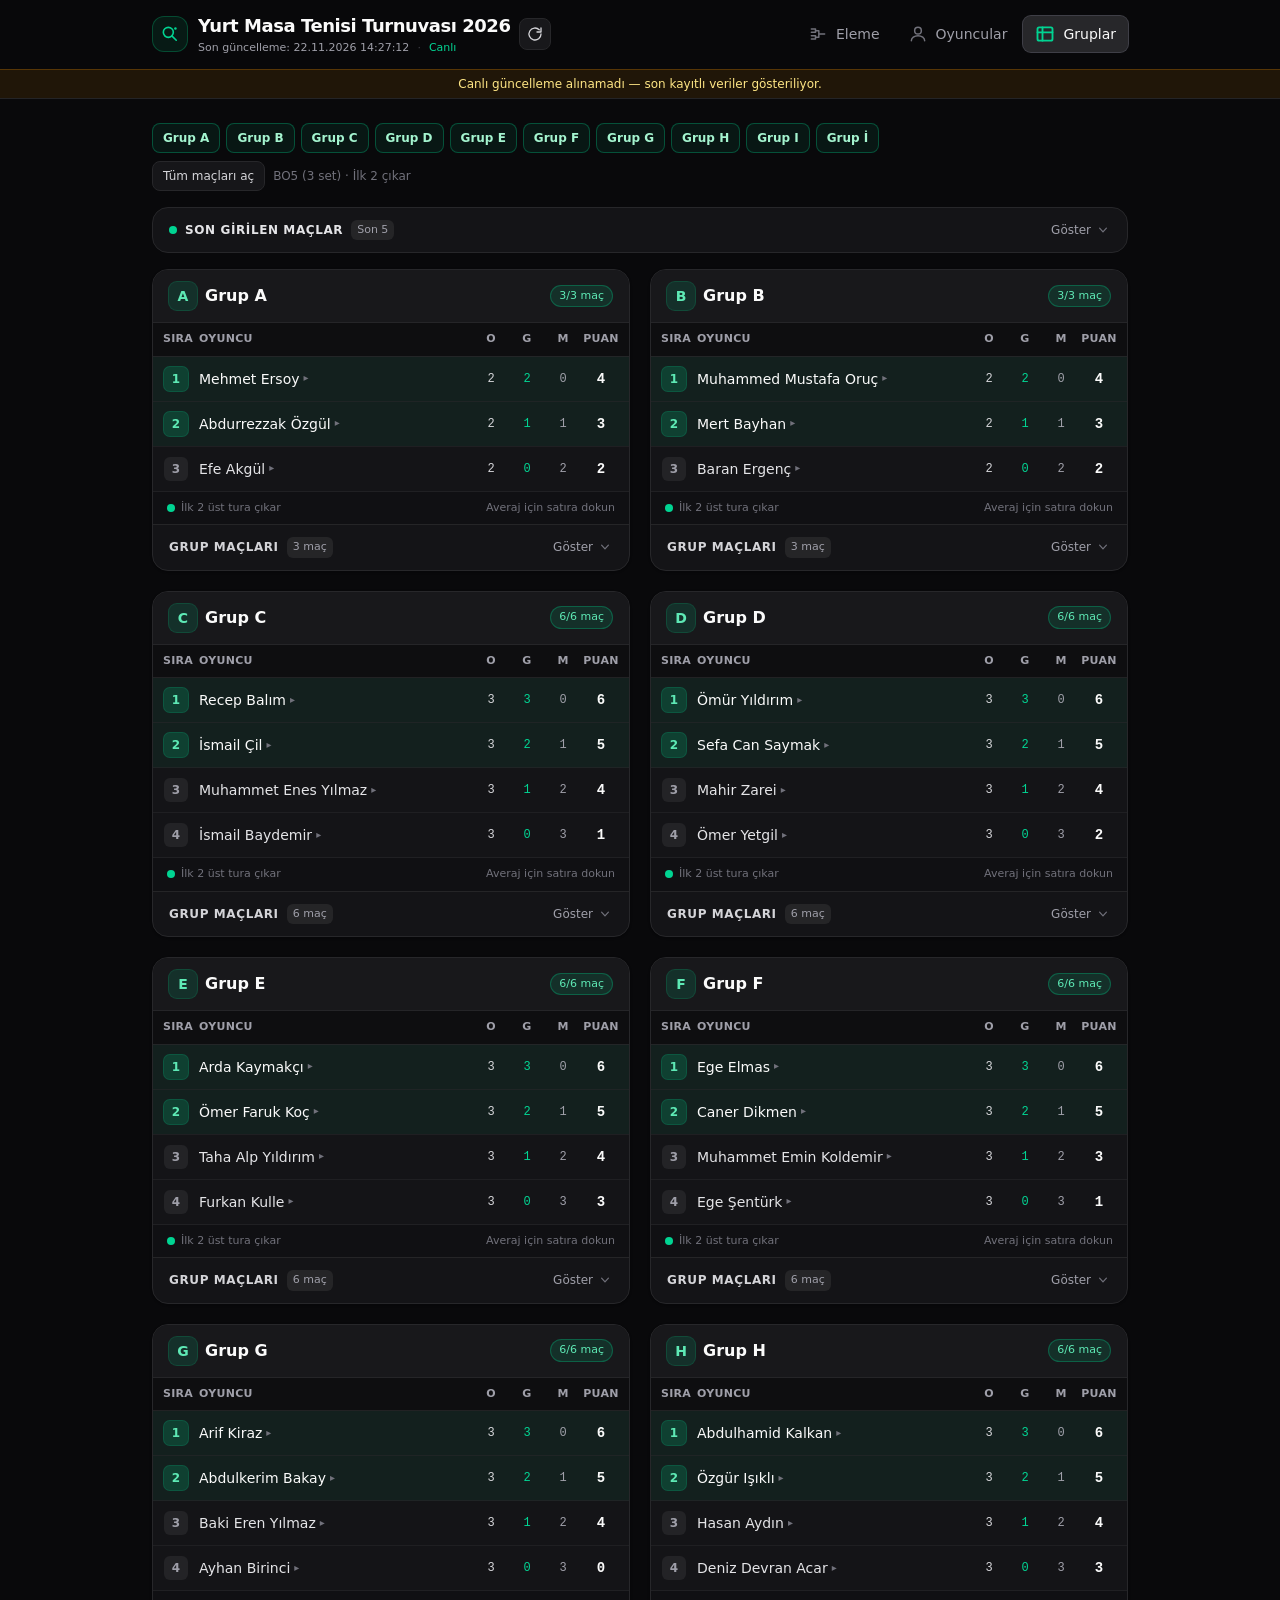
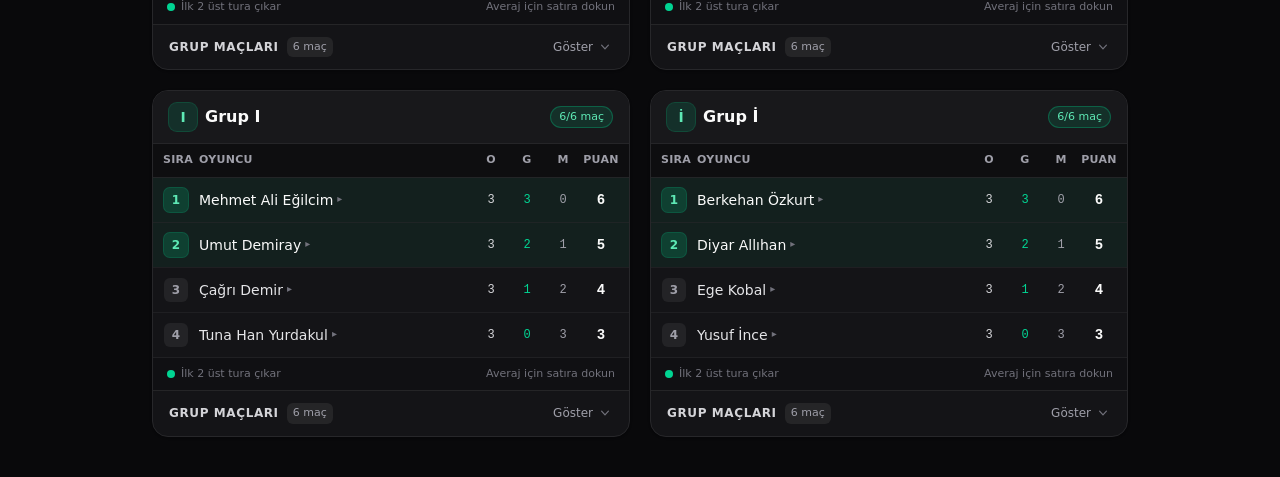
<file: gruplar/index.html>
<!DOCTYPE html><html lang="tr" class="dark h-full antialiased"><head><meta charSet="utf-8"/><meta name="viewport" content="width=device-width, initial-scale=1"/><link rel="stylesheet" href="/_next/static/chunks/20v9x1-c0m4r9.css" data-precedence="next"/><link rel="preload" as="script" fetchPriority="low" href="/_next/static/chunks/310vm2bl3xxpt.js"/><script src="/_next/static/chunks/1wnov70f88xjy.js" async=""></script><script src="/_next/static/chunks/39_j1bdzreq0m.js" async=""></script><script src="/_next/static/chunks/0c98xzjfks9hq.js" async=""></script><script src="/_next/static/chunks/turbopack-2u1d16houkiyo.js" async=""></script><script src="/_next/static/chunks/2a3-qbj4fn8xt.js" async=""></script><script src="/_next/static/chunks/01yoj8wkhfwgt.js" async=""></script><script src="/_next/static/chunks/2reedjpjbv1s5.js" async=""></script><script src="/_next/static/chunks/0qd-t_c7wv6wr.js" async=""></script><meta name="theme-color" content="#09090b"/><title>Yurt Masa Tenisi Turnuvası 2026</title><meta name="description" content="Masa tenisi turnuvası grup ve eleme sonuçları"/><link rel="icon" href="/favicon.ico?favicon.117ezoe8m31dk.ico" sizes="48x48" type="image/x-icon"/><script src="/_next/static/chunks/0cz1d0mv5g_q7.js" noModule=""></script></head><body class="min-h-full bg-zinc-950 text-zinc-100"><div hidden=""><!--$--><!--/$--></div><div class="flex min-h-dvh flex-col bg-zinc-950 text-zinc-100"><header class="sticky top-0 z-30 border-b border-zinc-800/90 bg-zinc-950/90 backdrop-blur-md"><div class="mx-auto flex w-full max-w-5xl flex-col gap-2 px-3 py-3 sm:px-6 md:flex-row md:items-center md:justify-between"><div class="flex min-w-0 items-center justify-between gap-2"><a class="flex min-w-0 items-center gap-2.5" href="/"><span class="flex h-9 w-9 shrink-0 items-center justify-center rounded-xl border border-emerald-500/30 bg-emerald-500/10 text-emerald-400"><svg viewBox="0 0 24 24" fill="none" stroke="currentColor" stroke-width="1.9" stroke-linecap="round" stroke-linejoin="round" class="h-5 w-5" aria-hidden="true"><circle cx="10" cy="10" r="6"></circle><path d="m14.5 14.5 5 5"></path><circle cx="18.5" cy="5.5" r="1.5" fill="currentColor" stroke="none"></circle></svg></span><div class="min-w-0"><h1 class="truncate text-base font-bold tracking-tight text-zinc-50 sm:text-lg">Yurt Masa Tenisi Turnuvası 2026</h1><div class="flex flex-wrap items-center gap-x-2 gap-y-0.5 text-[11px] text-zinc-400"><span class="tabular-nums">Güncel veriler yükleniyor...</span><span class="text-zinc-700" aria-hidden="true">·</span><span class="font-medium text-emerald-400">Canlı</span></div></div></a><button type="button" title="Sonuçları şimdi yenile" aria-label="Sonuçları şimdi yenile" class="inline-flex h-8 w-8 shrink-0 items-center justify-center rounded-lg border border-zinc-800 bg-zinc-900 text-zinc-300 transition hover:border-zinc-700 hover:text-zinc-100 disabled:opacity-50"><svg viewBox="0 0 24 24" fill="none" stroke="currentColor" stroke-width="2" stroke-linecap="round" stroke-linejoin="round" class="h-4 w-4 " aria-hidden="true"><path d="M21 12a9 9 0 1 1-2.64-6.36"></path><path d="M21 3v6h-6"></path></svg></button></div><nav class="hidden items-center gap-1 md:flex" aria-label="Ana menü"><a class="inline-flex items-center gap-2 rounded-lg px-3 py-2 text-sm font-medium transition text-zinc-400 hover:bg-zinc-900 hover:text-zinc-200" href="/"><span class="text-zinc-500"><svg viewBox="0 0 24 24" fill="none" stroke="currentColor" stroke-width="1.8" stroke-linecap="round" stroke-linejoin="round" class="h-5 w-5" aria-hidden="true"><path d="M4 6h5v4H4M4 14h5v4H4M9 8h4v8H9M13 12h7"></path></svg></span><span>Eleme</span></a><a class="inline-flex items-center gap-2 rounded-lg px-3 py-2 text-sm font-medium transition text-zinc-400 hover:bg-zinc-900 hover:text-zinc-200" href="/oyuncular/"><span class="text-zinc-500"><svg viewBox="0 0 24 24" fill="none" stroke="currentColor" stroke-width="1.8" stroke-linecap="round" stroke-linejoin="round" class="h-5 w-5" aria-hidden="true"><circle cx="12" cy="8" r="4"></circle><path d="M4 20c0-3.3 3.6-6 8-6s8 2.7 8 6"></path></svg></span><span>Oyuncular</span></a><a class="inline-flex items-center gap-2 rounded-lg px-3 py-2 text-sm font-medium transition bg-zinc-800 text-zinc-50 ring-1 ring-zinc-700" href="/gruplar/"><span class="text-emerald-400"><svg viewBox="0 0 24 24" fill="none" stroke="currentColor" stroke-width="2.2" stroke-linecap="round" stroke-linejoin="round" class="h-5 w-5" aria-hidden="true"><rect x="3" y="4" width="18" height="16" rx="2"></rect><path d="M3 10h18M9 4v16"></path></svg></span><span>Gruplar</span></a></nav></div></header><main class="mx-auto w-full max-w-5xl flex-1 px-3 pt-4 pb-24 sm:px-6 sm:pt-6 md:pb-10"><div class="space-y-4"><div class="flex items-center gap-2 text-xs text-zinc-400"><span class="h-2 w-2 animate-pulse rounded-full bg-emerald-400"></span><span>Canlı skorlar yükleniyor...</span></div><div class="grid grid-cols-1 gap-4 lg:grid-cols-2"><div class="h-56 animate-pulse rounded-2xl border border-zinc-800/80 bg-zinc-900/60"></div><div class="h-56 animate-pulse rounded-2xl border border-zinc-800/80 bg-zinc-900/60"></div><div class="h-56 animate-pulse rounded-2xl border border-zinc-800/80 bg-zinc-900/60"></div><div class="h-56 animate-pulse rounded-2xl border border-zinc-800/80 bg-zinc-900/60"></div></div></div></main><nav aria-label="Mobil navigasyon" class="fixed inset-x-0 bottom-0 z-40 border-t border-zinc-800/90 bg-zinc-950/95 pb-[env(safe-area-inset-bottom)] backdrop-blur-md md:hidden"><div class="mx-auto grid max-w-lg grid-cols-3"><a class="relative flex flex-col items-center justify-center gap-1 py-2.5 text-[11px] font-medium transition text-zinc-400 active:text-zinc-200" href="/"><span><svg viewBox="0 0 24 24" fill="none" stroke="currentColor" stroke-width="1.8" stroke-linecap="round" stroke-linejoin="round" class="h-5 w-5" aria-hidden="true"><path d="M4 6h5v4H4M4 14h5v4H4M9 8h4v8H9M13 12h7"></path></svg></span><span>Eleme</span></a><a class="relative flex flex-col items-center justify-center gap-1 py-2.5 text-[11px] font-medium transition text-zinc-400 active:text-zinc-200" href="/oyuncular/"><span><svg viewBox="0 0 24 24" fill="none" stroke="currentColor" stroke-width="1.8" stroke-linecap="round" stroke-linejoin="round" class="h-5 w-5" aria-hidden="true"><circle cx="12" cy="8" r="4"></circle><path d="M4 20c0-3.3 3.6-6 8-6s8 2.7 8 6"></path></svg></span><span>Oyuncular</span></a><a class="relative flex flex-col items-center justify-center gap-1 py-2.5 text-[11px] font-medium transition text-emerald-400" href="/gruplar/"><span class="absolute top-0 h-0.5 w-10 rounded-full bg-emerald-400"></span><span><svg viewBox="0 0 24 24" fill="none" stroke="currentColor" stroke-width="2.2" stroke-linecap="round" stroke-linejoin="round" class="h-5 w-5" aria-hidden="true"><rect x="3" y="4" width="18" height="16" rx="2"></rect><path d="M3 10h18M9 4v16"></path></svg></span><span>Gruplar</span></a></div></nav></div><script id="_R_">(globalThis["TURBOPACK"] || (globalThis["TURBOPACK"] = [])).push({"otherChunks":["static/chunks/310vm2bl3xxpt.js","static/chunks/1wnov70f88xjy.js","static/chunks/39_j1bdzreq0m.js","static/chunks/0c98xzjfks9hq.js"],"runtimeModuleIds":[94553]});</script><script src="/_next/static/chunks/310vm2bl3xxpt.js" async=""></script><script>(self.__next_f=self.__next_f||[]).push([0])</script><script>self.__next_f.push([1,"1:\"$Sreact.fragment\"\n4:\"/_next/static/chunks/2a3-qbj4fn8xt.js\"\n5:\"/_next/static/chunks/01yoj8wkhfwgt.js\"\n6:I[39756,[\"$4\",\"$5\"],\"default\"]\n7:I[37457,[\"$4\",\"$5\"],\"default\"]\na:I[47257,[\"$4\",\"$5\"],\"ClientPageRoot\"]\nb:\"/_next/static/chunks/2reedjpjbv1s5.js\"\nc:I[26050,[\"$4\",\"$5\",\"$b\"],\"default\"]\nf:I[97367,[\"$4\",\"$5\"],\"OutletBoundary\"]\n10:\"$Sreact.suspense\"\n12:\"ViewportBoundary\"\n13:I[97367,[\"$4\",\"$5\"],\"$12\"]\n15:\"MetadataBoundary\"\n16:I[97367,[\"$4\",\"$5\"],\"$15\"]\n18:I[68027,[\"$4\",\"$5\"],\"default\",1]\n:HL[\"/_next/static/chunks/20v9x1-c0m4r9.css\",\"style\"]\n8:X\n9:[[\"children\",{\"s\":\"__PAGE__\",\"h\":512,\"d\":{\"r\":[\"$\",\"$1\",\"c\",{\"children\":[[\"$\",\"$La\",null,{\"Component\":\"$c\",\"serverProvidedParams\":{\"searchParams\":{},\"params\":{},\"promises\":[\"$@d\",\"$@e\"]}}],[[\"$\",\"script\",\"script-0\",{\"src\":\"/_next/static/chunks/2reedjpjbv1s5.js\",\"async\":true,\"nonce\":\"$undefined\"}]],[\"$\",\"$Lf\",null,{\"children\":[\"$\",\"$10\",null,{\"name\":\"Next.MetadataOutlet\",\"children\":\"$@11\"}]}]]}],\"p\":false,\"v\":null}}]]\n3:[[\"children\",{\"s\":\"gruplar\",\"h\":512,\"d\":{\"r\":[\"$\",\"$1\",\"c\",{\"children\":[null,[\"$\",\"$L6\",null,{\"parallelRouterKey\":\"children\",\"error\":\"$undefined\",\"errorStyles\":\"$undefined\",\"errorScripts\":\"$undefined\",\"template\":[\"$\",\"$L7\",null,{}],\"templateStyles\":\"$undefined\",\"templateScripts\":\"$undefined\",\"notFound\":\"$undefined\",\"forbidden\":\"$undefined\",\"unauthorized\":\"$undefined\"}]]}],\"p\":false,\"v\":\"$8\"},\"c\":\"$Q9\"}]]\n0:{\"P\":null,\"c\":[\"\",\"gruplar\",\"\"],\"q\":\"\",\"i\":false,\"t\":{\"t\":{\"s\":\"\",\"h\":528,\"d\":{\"r\":[\"$\",\"$1\",\"c\",{\"children\":[[[\"$\",\"link\",\"0\",{\"rel\":\"stylesheet\",\"href\":\"/_next/static/chunks/20v9x1-c0m4r9.css\",\"precedence\":\"next\",\"crossOrigin\":\"$undefined\",\"nonce\":\"$undefined\"}],[\"$\",\"script\",\"script-0\",{\"src\":\"/_next/static/chunks/2a3-qbj4fn8xt.js\",\"async\":true,\"nonce\":\"$undefined\"}],[\"$\",\"script\",\"script-1\",{\"src\":\"/_next/static/chunks/01yoj8wkhfwgt.js\",\"async\":true,\"nonce\":\"$undefined\"}]],\"$L2\"]}],\"p\":false,\"v\":null},\"c\":\"$Q3\"},\"h\":{\"r\":[\"$\",\"$1\",\"h\",{\"children\":[null,[\"$\",\"$L13\",null,{\"children\":\"$L14\"}],[\"$\",\"$L16\",null,{\"children\":[[\"$\",\"div\",null,{\"hidden\":true,\"children\":[\"$\",\"$10\",null,{\"name\":\"Next.Metadata\",\"children\":\"$L17\"}]}],null]}],null]}],\"p\":false,\"v\":null}},\"m\":\"$undefined\",\"G\":[\"$18\",[[\"$\",\"link\",\"0\",{\"rel\":\"stylesheet\",\"href\":\"/_next/static/chunks/20v9x1-c0m4r9.css\",\"precedence\":\"next\",\"crossOrigin\":\"$undefined\",\"nonce\":\"$undefined\"}]]],\"S\":true,\"r\":\"$undefined\",\"s\":\"$undefined\",\"a\":\"$undefined\",\"l\":\"$undefined\",\"p\":\"$undefined\",\"d\":\"$undefined\",\"b\":\"OwrdweSn-g37NxeokJc1y\"}\n8:C\nd:{}\ne:\"$9:0:1:d:r:props:children:0:props:serverProvidedParams:params\"\n14:[[\"$\",\"meta\",\"0\",{\"charSet\":\"utf-8\"}],[\"$\",\"meta\",\"1\",{\"name\":\"viewport\",\"content\":\"width=device-width, initial-scale=1\"}],[\"$\",\"meta\",\"2\",{\"name\":\"theme-color\",\"content\":\"#09090b\"}]]\n19:I[27201,[\"$4\",\"$5\"],\"IconMark\"]\n11:null\n17:[[\"$\",\"title\",\"0\",{\"children\":\"Yurt Masa Tenisi Turnuvası 2026\"}],[\"$\",\"meta\",\"1\",{\"name\":\"description\",\"content\":\"Masa tenisi turnuvası grup ve eleme sonuçları\"}],[\"$\",\"link\",\"2\",{\"rel\":\"icon\",\"href\":\"/favicon.ico?favicon.117ezoe8m31dk.ico\",\"sizes\":\"48x48\",\"type\":\"image/x-icon\"}],[\"$\",\"$L19\",\"3\",{}]]\n"])</script><script>self.__next_f.push([1,"1a:\"TournamentProvider\"\n1b:I[56889,[\"$4\",\"$5\"],\"$1a\"]\n2:[\"$\",\"html\",null,{\"lang\":\"tr\",\"className\":\"dark h-full antialiased\",\"children\":[\"$\",\"body\",null,{\"className\":\"min-h-full bg-zinc-950 text-zinc-100\",\"children\":[\"$\",\"$L1b\",null,{\"initialData\":{\"players\":[{\"name\":\"Abdulhamid Kalkan\",\"key\":\"abdulhamid kalkan\",\"group\":\"H\",\"line\":29},{\"name\":\"Abdulkerim Bakay\",\"key\":\"abdulkerim bakay\",\"group\":\"G\",\"line\":26},{\"name\":\"Abdurrezzak Özgül\",\"key\":\"abdurrezzak ozgul\",\"group\":\"A\",\"line\":3},{\"name\":\"Arda Kaymakçı\",\"key\":\"arda kaymakci\",\"group\":\"E\",\"line\":17},{\"name\":\"Arif Kiraz\",\"key\":\"arif kiraz\",\"group\":\"G\",\"line\":25},{\"name\":\"Ayhan Birinci\",\"key\":\"ayhan birinci\",\"group\":\"G\",\"line\":24},{\"name\":\"Baki Eren Yılmaz\",\"key\":\"baki eren yilmaz\",\"group\":\"G\",\"line\":27},{\"name\":\"Baran Ergenç\",\"key\":\"baran ergenc\",\"group\":\"B\",\"line\":7},{\"name\":\"Berkehan Özkurt\",\"key\":\"berkehan ozkurt\",\"group\":\"İ\",\"line\":37},{\"name\":\"Caner Dikmen\",\"key\":\"caner dikmen\",\"group\":\"F\",\"line\":22},{\"name\":\"Çağrı Demir\",\"key\":\"cagri demir\",\"group\":\"I\",\"line\":32},{\"name\":\"Deniz Devran Acar\",\"key\":\"deniz devran acar\",\"group\":\"H\",\"line\":31},{\"name\":\"Diyar Allıhan\",\"key\":\"diyar allihan\",\"group\":\"İ\",\"line\":36},{\"name\":\"Efe Akgül\",\"key\":\"efe akgul\",\"group\":\"A\",\"line\":4},{\"name\":\"Ege Elmas\",\"key\":\"ege elmas\",\"group\":\"F\",\"line\":21},{\"name\":\"Ege Kobal\",\"key\":\"ege kobal\",\"group\":\"İ\",\"line\":39},{\"name\":\"Ege Şentürk\",\"key\":\"ege senturk\",\"group\":\"F\",\"line\":23},{\"name\":\"Furkan Kulle\",\"key\":\"furkan kulle\",\"group\":\"E\",\"line\":19},{\"name\":\"Hasan Aydın\",\"key\":\"hasan aydin\",\"group\":\"H\",\"line\":30},{\"name\":\"İsmail Baydemir\",\"key\":\"ismail baydemir\",\"group\":\"C\",\"line\":10},{\"name\":\"İsmail Çil\",\"key\":\"ismail cil\",\"group\":\"C\",\"line\":11},{\"name\":\"Mahir Zarei\",\"key\":\"mahir zarei\",\"group\":\"D\",\"line\":14},{\"name\":\"Mehmet Ali Eğilcim\",\"key\":\"mehmet ali egilcim\",\"group\":\"I\",\"line\":34},{\"name\":\"Mehmet Ersoy\",\"key\":\"mehmet ersoy\",\"group\":\"A\",\"line\":2},{\"name\":\"Mert Bayhan\",\"key\":\"mert bayhan\",\"group\":\"B\",\"line\":6},{\"name\":\"Muhammed Mustafa Oruç\",\"key\":\"muhammed mustafa oruc\",\"group\":\"B\",\"line\":5},{\"name\":\"Muhammet Emin Koldemir\",\"key\":\"muhammet emin koldemir\",\"group\":\"F\",\"line\":20},{\"name\":\"Muhammet Enes Yılmaz\",\"key\":\"muhammet enes yilmaz\",\"group\":\"C\",\"line\":9},{\"name\":\"Ömer Faruk Koç\",\"key\":\"omer faruk koc\",\"group\":\"E\",\"line\":16},{\"name\":\"Ömer Yetgil\",\"key\":\"omer yetgil\",\"group\":\"D\",\"line\":15},{\"name\":\"Ömür Yıldırım\",\"key\":\"omur yildirim\",\"group\":\"D\",\"line\":12},{\"name\":\"Özgür Işıklı\",\"key\":\"ozgur isikli\",\"group\":\"H\",\"line\":28},{\"name\":\"Recep Balım\",\"key\":\"recep balim\",\"group\":\"C\",\"line\":8},{\"name\":\"Sefa Can Saymak\",\"key\":\"sefa can saymak\",\"group\":\"D\",\"line\":13},{\"name\":\"Taha Alp Yıldırım\",\"key\":\"taha alp yildirim\",\"group\":\"E\",\"line\":18},{\"name\":\"Tuna Han Yurdakul\",\"key\":\"tuna han yurdakul\",\"group\":\"I\",\"line\":35},{\"name\":\"Umut Demiray\",\"key\":\"umut demiray\",\"group\":\"I\",\"line\":33},{\"name\":\"Yusuf İnce\",\"key\":\"yusuf ince\",\"group\":\"İ\",\"line\":38}],\"groups\":[{\"name\":\"A\",\"players\":[\"$2:props:children:props:children:props:initialData:players:23\",\"$2:props:children:props:children:props:initialData:players:2\",\"$2:props:children:props:children:props:initialData:players:13\"],\"standings\":[{\"key\":\"mehmet ersoy\",\"name\":\"Mehmet Ersoy\",\"rank\":1,\"played\":2,\"won\":2,\"lost\":0,\"walkoverLosses\":0,\"points\":4,\"setsWon\":6,\"setsLost\":2,\"pointsWon\":0,\"pointsLost\":0,\"tieNote\":null,\"unresolvedTie\":false},{\"key\":\"abdurrezzak ozgul\",\"name\":\"Abdurrezzak Özgül\",\"rank\":2,\"played\":2,\"won\":1,\"lost\":1,\"walkoverLosses\":0,\"points\":3,\"setsWon\":5,\"setsLost\":3,\"pointsWon\":0,\"pointsLost\":0,\"tieNote\":null,\"unresolvedTie\":false},{\"key\":\"efe akgul\",\"name\":\"Efe Akgül\",\"rank\":3,\"played\":2,\"won\":0,\"lost\":2,\"walkoverLosses\":0,\"points\":2,\"setsWon\":0,\"setsLost\":6,\"pointsWon\":0,\"pointsLost\":0,\"tieNote\":null,\"unresolvedTie\":false}],\"matches\":[{\"id\":\"m2\",\"line\":2,\"stage\":\"grup\",\"group\":\"A\",\"round\":\"\",\"p1\":\"Mehmet Ersoy\",\"p2\":\"Abdurrezzak Özgül\",\"p1Key\":\"mehmet ersoy\",\"p2Key\":\"abdurrezzak ozgul\",\"sets\":[],\"setsWon\":[3,2],\"winner\":1,\"status\":\"played\",\"walkover\":false,\"bye\":false,\"tbd\":false,\"note\":\"\",\"rawSetScore\":\"3-2\",\"rawScore\":\"\",\"updatedAt\":\"2026-11-21 15:46:00\",\"errors\":[],\"warnings\":[]},{\"id\":\"m3\",\"line\":3,\"stage\":\"grup\",\"group\":\"A\",\"round\":\"\",\"p1\":\"Mehmet Ersoy\",\"p2\":\"Efe Akgül\",\"p1Key\":\"mehmet ersoy\",\"p2Key\":\"efe akgul\",\"sets\":[],\"setsWon\":[3,0],\"winner\":1,\"status\":\"played\",\"walkover\":false,\"bye\":false,\"tbd\":false,\"note\":\"\",\"rawSetScore\":\"3-0\",\"rawScore\":\"\",\"updatedAt\":\"2026-11-21 15:46:00\",\"errors\":[],\"warnings\":[]},{\"id\":\"m4\",\"line\":4,\"stage\":\"grup\",\"group\":\"A\",\"round\":\"\",\"p1\":\"Abdurrezzak Özgül\",\"p2\":\"Efe Akgül\",\"p1Key\":\"abdurrezzak ozgul\",\"p2Key\":\"efe akgul\",\"sets\":[],\"setsWon\":[3,0],\"winner\":1,\"status\":\"played\",\"walkover\":false,\"bye\":false,\"tbd\":false,\"note\":\"\",\"rawSetScore\":\"3-0\",\"rawScore\":\"\",\"updatedAt\":\"2026-11-21 15:46:00\",\"errors\":[],\"warnings\":[]}],\"totalFixtures\":3,\"countedMatches\":3,\"qualifiersPerGroup\":2},{\"name\":\"B\",\"players\":[\"$2:props:children:props:children:props:initialData:players:25\",\"$2:props:children:props:children:props:initialData:players:24\",\"$2:props:children:props:children:props:initialData:players:7\"],\"standings\":[{\"key\":\"muhammed mustafa oruc\",\"name\":\"Muhammed Mustafa Oruç\",\"rank\":1,\"played\":2,\"won\":2,\"lost\":0,\"walkoverLosses\":0,\"points\":4,\"setsWon\":6,\"setsLost\":1,\"pointsWon\":0,\"pointsLost\":0,\"tieNote\":null,\"unresolvedTie\":false},{\"key\":\"mert bayhan\",\"name\":\"Mert Bayhan\",\"rank\":2,\"played\":2,\"won\":1,\"lost\":1,\"walkoverLosses\":0,\"points\":3,\"setsWon\":4,\"setsLost\":3,\"pointsWon\":0,\"pointsLost\":0,\"tieNote\":null,\"unresolvedTie\":false},{\"key\":\"baran ergenc\",\"name\":\"Baran Ergenç\",\"rank\":3,\"played\":2,\"won\":0,\"lost\":2,\"walkoverLosses\":0,\"points\":2,\"setsWon\":0,\"setsLost\":6,\"pointsWon\":0,\"pointsLost\":0,\"tieNote\":null,\"unresolvedTie\":false}],\"matches\":[{\"id\":\"m5\",\"line\":5,\"stage\":\"grup\",\"group\":\"B\",\"round\":\"\",\"p1\":\"Muhammed Mustafa Oruç\",\"p2\":\"Mert Bayhan\",\"p1Key\":\"muhammed mustafa oruc\",\"p2Key\":\"mert bayhan\",\"sets\":[],\"setsWon\":[3,1],\"winner\":1,\"status\":\"played\",\"walkover\":false,\"bye\":false,\"tbd\":false,\"note\":\"\",\"rawSetScore\":\"3-1\",\"rawScore\":\"\",\"updatedAt\":\"2026-11-21 15:46:00\",\"errors\":[],\"warnings\":[]},{\"id\":\"m6\",\"line\":6,\"stage\":\"grup\",\"group\":\"B\",\"round\":\"\",\"p1\":\"Muhammed Mustafa Oruç\",\"p2\":\"Baran Ergenç\",\"p1Key\":\"muhammed mustafa oruc\",\"p2Key\":\"baran ergenc\",\"sets\":[],\"setsWon\":[3,0],\"winner\":1,\"status\":\"played\",\"walkover\":false,\"bye\":false,\"tbd\":false,\"note\":\"\",\"rawSetScore\":\"3-0\",\"rawScore\":\"\",\"updatedAt\":\"2026-11-21 15:46:00\",\"errors\":[],\"warnings\":[]},{\"id\":\"m7\",\"line\":7,\"stage\":\"grup\",\"group\":\"B\",\"round\":\"\",\"p1\":\"Mert Bayhan\",\"p2\":\"Baran Ergenç\",\"p1Key\":\"mert bayhan\",\"p2Key\":\"baran ergenc\",\"sets\":[],\"setsWon\":[3,0],\"winner\":1,\"status\":\"played\",\"walkover\":false,\"bye\":false,\"tbd\":false,\"note\":\"\",\"rawSetScore\":\"3-0\",\"rawScore\":\"\",\"updatedAt\":\"2026-11-21 15:46:00\",\"errors\":[],\"warnings\":[]}],\"totalFixtures\":3,\"countedMatches\":3,\"qualifiersPerGroup\":2},{\"name\":\"C\",\"players\":[\"$2:props:children:props:children:props:initialData:players:32\",\"$2:props:children:props:children:props:initialData:players:27\",\"$2:props:children:props:children:props:initialData:players:19\",\"$2:props:children:props:children:props:initialData:players:20\"],\"standings\":[{\"key\":\"recep balim\",\"name\":\"Recep Balım\",\"rank\":1,\"played\":3,\"won\":3,\"lost\":0,\"walkoverLosses\":0,\"points\":6,\"setsWon\":9,\"setsLost\":0,\"pointsWon\":0,\"pointsLost\":0,\"tieNote\":null,\"unresolvedTie\":false},{\"key\":\"ismail cil\",\"name\":\"İsmail Çil\",\"rank\":2,\"played\":3,\"won\":2,\"lost\":1,\"walkoverLosses\":0,\"points\":5,\"setsWon\":6,\"setsLost\":4,\"pointsWon\":0,\"pointsLost\":0,\"tieNote\":null,\"unresolvedTie\":false},{\"key\":\"muhammet enes yilmaz\",\"name\":\"Muhammet Enes Yılmaz\",\"rank\":3,\"played\":3,\"won\":1,\"lost\":2,\"walkoverLosses\":0,\"points\":4,\"setsWon\":4,\"setsLost\":6,\"pointsWon\":0,\"pointsLost\":0,\"tieNote\":null,\"unresolvedTie\":false},{\"key\":\"ismail baydemir\",\"name\":\"İsmail Baydemir\",\"rank\":4,\"played\":3,\"won\":0,\"lost\":3,\"walkoverLosses\":2,\"points\":1,\"setsWon\":0,\"setsLost\":9,\"pointsWon\":0,\"pointsLost\":0,\"tieNote\":null,\"unresolvedTie\":false}],\"matches\":[{\"id\":\"m8\",\"line\":8,\"stage\":\"grup\",\"group\":\"C\",\"round\":\"\",\"p1\":\"Recep Balım\",\"p2\":\"Muhammet Enes Yılmaz\",\"p1Key\":\"recep balim\",\"p2Key\":\"muhammet enes yilmaz\",\"sets\":[],\"setsWon\":[3,0],\"winner\":1,\"status\":\"played\",\"walkover\":false,\"bye\":false,\"tbd\":false,\"note\":\"\",\"rawSetScore\":\"3-0\",\"rawScore\":\"\",\"updatedAt\":\"2026-11-21 15:46:00\",\"errors\":[],\"warnings\":[]},{\"id\":\"m9\",\"line\":9,\"stage\":\"grup\",\"group\":\"C\",\"round\":\"\",\"p1\":\"Recep Balım\",\"p2\":\"İsmail Baydemir\",\"p1Key\":\"recep balim\",\"p2Key\":\"ismail baydemir\",\"sets\":[],\"setsWon\":[3,0],\"winner\":1,\"status\":\"played\",\"walkover\":false,\"bye\":false,\"tbd\":false,\"note\":\"\",\"rawSetScore\":\"3-0\",\"rawScore\":\"\",\"updatedAt\":\"2026-11-21 15:46:00\",\"errors\":[],\"warnings\":[]},{\"id\":\"m10\",\"line\":10,\"stage\":\"grup\",\"group\":\"C\",\"round\":\"\",\"p1\":\"Recep Balım\",\"p2\":\"İsmail Çil\",\"p1Key\":\"recep balim\",\"p2Key\":\"ismail cil\",\"sets\":[],\"setsWon\":[3,0],\"winner\":1,\"status\":\"played\",\"walkover\":false,\"bye\":false,\"tbd\":false,\"note\":\"\",\"rawSetScore\":\"3-0\",\"rawScore\":\"\",\"updatedAt\":\"2026-11-21 15:46:00\",\"errors\":[],\"warnings\":[]},{\"id\":\"m11\",\"line\":11,\"stage\":\"grup\",\"group\":\"C\",\"round\":\"\",\"p1\":\"Muhammet Enes Yılmaz\",\"p2\":\"İsmail Baydemir\",\"p1Key\":\"muhammet enes yilmaz\",\"p2Key\":\"ismail baydemir\",\"sets\":[],\"setsWon\":[3,0],\"winner\":1,\"status\":\"walkover\",\"walkover\":true,\"bye\":false,\"tbd\":false,\"note\":\"HUKMEN1\",\"rawSetScore\":\"\",\"rawScore\":\"\",\"updatedAt\":\"2026-11-21 15:46:00\",\"errors\":[],\"warnings\":[]},{\"id\":\"m12\",\"line\":12,\"stage\":\"grup\",\"group\":\"C\",\"round\":\"\",\"p1\":\"Muhammet Enes Yılmaz\",\"p2\":\"İsmail Çil\",\"p1Key\":\"muhammet enes yilmaz\",\"p2Key\":\"ismail cil\",\"sets\":[],\"setsWon\":[1,3],\"winner\":2,\"status\":\"played\",\"walkover\":false,\"bye\":false,\"tbd\":false,\"note\":\"\",\"rawSetScore\":\"1-3\",\"rawScore\":\"\",\"updatedAt\":\"2026-11-21 15:46:00\",\"errors\":[],\"warnings\":[]},{\"id\":\"m13\",\"line\":13,\"stage\":\"grup\",\"group\":\"C\",\"round\":\"\",\"p1\":\"İsmail Baydemir\",\"p2\":\"İsmail Çil\",\"p1Key\":\"ismail baydemir\",\"p2Key\":\"ismail cil\",\"sets\":[],\"setsWon\":[0,3],\"winner\":2,\"status\":\"walkover\",\"walkover\":true,\"bye\":false,\"tbd\":false,\"note\":\"HUKMEN2\",\"rawSetScore\":\"\",\"rawScore\":\"\",\"updatedAt\":\"2026-11-21 15:46:00\",\"errors\":[],\"warnings\":[]}],\"totalFixtures\":6,\"countedMatches\":6,\"qualifiersPerGroup\":2},{\"name\":\"D\",\"players\":[\"$2:props:children:props:children:props:initialData:players:30\",\"$2:props:children:props:children:props:initialData:players:33\",\"$2:props:children:props:children:props:initialData:players:21\",\"$2:props:children:props:children:props:initialData:players:29\"],\"standings\":[{\"key\":\"omur yildirim\",\"name\":\"Ömür Yıldırım\",\"rank\":1,\"played\":3,\"won\":3,\"lost\":0,\"walkoverLosses\":0,\"points\":6,\"setsWon\":9,\"setsLost\":2,\"pointsWon\":0,\"pointsLost\":0,\"tieNote\":null,\"unresolvedTie\":false},{\"key\":\"sefa can saymak\",\"name\":\"Sefa Can Saymak\",\"rank\":2,\"played\":3,\"won\":2,\"lost\":1,\"walkoverLosses\":0,\"points\":5,\"setsWon\":6,\"setsLost\":3,\"pointsWon\":0,\"pointsLost\":0,\"tieNote\":null,\"unresolvedTie\":false},{\"key\":\"mahir zarei\",\"name\":\"Mahir Zarei\",\"rank\":3,\"played\":3,\"won\":1,\"lost\":2,\"walkoverLosses\":0,\"points\":4,\"setsWon\":3,\"setsLost\":7,\"pointsWon\":0,\"pointsLost\":0,\"tieNote\":null,\"unresolvedTie\":false},{\"key\":\"omer yetgil\",\"name\":\"Ömer Yetgil\",\"rank\":4,\"played\":3,\"won\":0,\"lost\":3,\"walkoverLosses\":1,\"points\":2,\"setsWon\":3,\"setsLost\":9,\"pointsWon\":0,\"pointsLost\":0,\"tieNote\":null,\"unresolvedTie\":false}],\"matches\":[{\"id\":\"m14\",\"line\":14,\"stage\":\"grup\",\"group\":\"D\",\"round\":\"\",\"p1\":\"Ömür Yıldırım\",\"p2\":\"Sefa Can Saymak\",\"p1Key\":\"omur yildirim\",\"p2Key\":\"sefa can saymak\",\"sets\":[],\"setsWon\":[3,0],\"winner\":1,\"status\":\"played\",\"walkover\":false,\"bye\":false,\"tbd\":false,\"note\":\"\",\"rawSetScore\":\"3-0\",\"rawScore\":\"\",\"updatedAt\":\"2026-11-21 15:46:00\",\"errors\":[],\"warnings\":[]},{\"id\":\"m15\",\"line\":15,\"stage\":\"grup\",\"group\":\"D\",\"round\":\"\",\"p1\":\"Ömür Yıldırım\",\"p2\":\"Mahir Zarei\",\"p1Key\":\"omur yildirim\",\"p2Key\":\"mahir zarei\",\"sets\":[],\"setsWon\":[3,0],\"winner\":1,\"status\":\"played\",\"walkover\":false,\"bye\":false,\"tbd\":false,\"note\":\"\",\"rawSetScore\":\"3-0\",\"rawScore\":\"\",\"updatedAt\":\"2026-11-21 15:46:00\",\"errors\":[],\"warnings\":[]},{\"id\":\"m16\",\"line\":16,\"stage\":\"grup\",\"group\":\"D\",\"round\":\"\",\"p1\":\"Ömür Yıldırım\",\"p2\":\"Ömer Yetgil\",\"p1Key\":\"omur yildirim\",\"p2Key\":\"omer yetgil\",\"sets\":[],\"setsWon\":[3,2],\"winner\":1,\"status\":\"played\",\"walkover\":false,\"bye\":false,\"tbd\":false,\"note\":\"\",\"rawSetScore\":\"3-2\",\"rawScore\":\"\",\"updatedAt\":\"2026-11-21 15:46:00\",\"errors\":[],\"warnings\":[]},{\"id\":\"m17\",\"line\":17,\"stage\":\"grup\",\"group\":\"D\",\"round\":\"\",\"p1\":\"Sefa Can Saymak\",\"p2\":\"Mahir Zarei\",\"p1Key\":\"sefa can saymak\",\"p2Key\":\"mahir zarei\",\"sets\":[],\"setsWon\":[3,0],\"winner\":1,\"status\":\"played\",\"walkover\":false,\"bye\":false,\"tbd\":false,\"note\":\"\",\"rawSetScore\":\"3-0\",\"rawScore\":\"\",\"updatedAt\":\"2026-11-21 15:46:00\",\"errors\":[],\"warnings\":[]},{\"id\":\"m18\",\"line\":18,\"stage\":\"grup\",\"group\":\"D\",\"round\":\"\",\"p1\":\"Sefa Can Saymak\",\"p2\":\"Ömer Yetgil\",\"p1Key\":\"sefa can saymak\",\"p2Key\":\"omer yetgil\",\"sets\":[],\"setsWon\":[3,0],\"winner\":1,\"status\":\"walkover\",\"walkover\":true,\"bye\":false,\"tbd\":false,\"note\":\"HUKMEN1\",\"rawSetScore\":\"\",\"rawScore\":\"\",\"updatedAt\":\"2026-11-21 15:46:00\",\"errors\":[],\"warnings\":[]},{\"id\":\"m19\",\"line\":19,\"stage\":\"grup\",\"group\":\"D\",\"round\":\"\",\"p1\":\"Mahir Zarei\",\"p2\":\"Ömer Yetgil\",\"p1Key\":\"mahir zarei\",\"p2Key\":\"omer yetgil\",\"sets\":[],\"setsWon\":[3,1],\"winner\":1,\"status\":\"played\",\"walkover\":false,\"bye\":false,\"tbd\":false,\"note\":\"\",\"rawSetScore\":\"3-1\",\"rawScore\":\"\",\"updatedAt\":\"2026-11-21 15:46:00\",\"errors\":[],\"warnings\":[]}],\"totalFixtures\":6,\"countedMatches\":6,\"qualifiersPerGroup\":2},{\"name\":\"E\",\"players\":[\"$2:props:children:props:children:props:initialData:players:28\",\"$2:props:children:props:children:props:initialData:players:3\",\"$2:props:children:props:children:props:initialData:players:34\",\"$2:props:children:props:children:props:initialData:players:17\"],\"standings\":[{\"key\":\"arda kaymakci\",\"name\":\"Arda Kaymakçı\",\"rank\":1,\"played\":3,\"won\":3,\"lost\":0,\"walkoverLosses\":0,\"points\":6,\"setsWon\":9,\"setsLost\":0,\"pointsWon\":0,\"pointsLost\":0,\"tieNote\":null,\"unresolvedTie\":false},{\"key\":\"omer faruk koc\",\"name\":\"Ömer Faruk Koç\",\"rank\":2,\"played\":3,\"won\":2,\"lost\":1,\"walkoverLosses\":0,\"points\":5,\"setsWon\":6,\"setsLost\":5,\"pointsWon\":0,\"pointsLost\":0,\"tieNote\":null,\"unresolvedTie\":false},{\"key\":\"taha alp yildirim\",\"name\":\"Taha Alp Yıldırım\",\"rank\":3,\"played\":3,\"won\":1,\"lost\":2,\"walkoverLosses\":0,\"points\":4,\"setsWon\":5,\"setsLost\":7,\"pointsWon\":0,\"pointsLost\":0,\"tieNote\":null,\"unresolvedTie\":false},{\"key\":\"furkan kulle\",\"name\":\"Furkan Kulle\",\"rank\":4,\"played\":3,\"won\":0,\"lost\":3,\"walkoverLosses\":0,\"points\":3,\"setsWon\":1,\"setsLost\":9,\"pointsWon\":0,\"pointsLost\":0,\"tieNote\":null,\"unresolvedTie\":false}],\"matches\":[{\"id\":\"m20\",\"line\":20,\"stage\":\"grup\",\"group\":\"E\",\"round\":\"\",\"p1\":\"Ömer Faruk Koç\",\"p2\":\"Arda Kaymakçı\",\"p1Key\":\"omer faruk koc\",\"p2Key\":\"arda kaymakci\",\"sets\":[],\"setsWon\":[0,3],\"winner\":2,\"status\":\"played\",\"walkover\":false,\"bye\":false,\"tbd\":false,\"note\":\"\",\"rawSetScore\":\"0-3\",\"rawScore\":\"\",\"updatedAt\":\"2026-11-21 15:46:00\",\"errors\":[],\"warnings\":[]},{\"id\":\"m21\",\"line\":21,\"stage\":\"grup\",\"group\":\"E\",\"round\":\"\",\"p1\":\"Ömer Faruk Koç\",\"p2\":\"Taha Alp Yıldırım\",\"p1Key\":\"omer faruk koc\",\"p2Key\":\"taha alp yildirim\",\"sets\":[],\"setsWon\":[3,2],\"winner\":1,\"status\":\"played\",\"walkover\":false,\"bye\":false,\"tbd\":false,\"note\":\"\",\"rawSetScore\":\"3-2\",\"rawScore\":\"\",\"updatedAt\":\"2026-11-21 15:46:00\",\"errors\":[],\"warnings\":[]},{\"id\":\"m22\",\"line\":22,\"stage\":\"grup\",\"group\":\"E\",\"round\":\"\",\"p1\":\"Ömer Faruk Koç\",\"p2\":\"Furkan Kulle\",\"p1Key\":\"omer faruk koc\",\"p2Key\":\"furkan kulle\",\"sets\":[],\"setsWon\":[3,0],\"winner\":1,\"status\":\"played\",\"walkover\":false,\"bye\":false,\"tbd\":false,\"note\":\"\",\"rawSetScore\":\"3-0\",\"rawScore\":\"\",\"updatedAt\":\"2026-11-21 15:46:00\",\"errors\":[],\"warnings\":[]},{\"id\":\"m23\",\"line\":23,\"stage\":\"grup\",\"group\":\"E\",\"round\":\"\",\"p1\":\"Arda Kaymakçı\",\"p2\":\"Taha Alp Yıldırım\",\"p1Key\":\"arda kaymakci\",\"p2Key\":\"taha alp yildirim\",\"sets\":[],\"setsWon\":[3,0],\"winner\":1,\"status\":\"played\",\"walkover\":false,\"bye\":false,\"tbd\":false,\"note\":\"\",\"rawSetScore\":\"3-0\",\"rawScore\":\"\",\"updatedAt\":\"2026-11-21 15:46:00\",\"errors\":[],\"warnings\":[]},{\"id\":\"m24\",\"line\":24,\"stage\":\"grup\",\"group\":\"E\",\"round\":\"\",\"p1\":\"Arda Kaymakçı\",\"p2\":\"Furkan Kulle\",\"p1Key\":\"arda kaymakci\",\"p2Key\":\"furkan kulle\",\"sets\":[],\"setsWon\":[3,0],\"winner\":1,\"status\":\"played\",\"walkover\":false,\"bye\":false,\"tbd\":false,\"note\":\"\",\"rawSetScore\":\"3-0\",\"rawScore\":\"\",\"updatedAt\":\"2026-11-21 15:46:00\",\"errors\":[],\"warnings\":[]},{\"id\":\"m25\",\"line\":25,\"stage\":\"grup\",\"group\":\"E\",\"round\":\"\",\"p1\":\"Taha Alp Yıldırım\",\"p2\":\"Furkan Kulle\",\"p1Key\":\"taha alp yildirim\",\"p2Key\":\"furkan kulle\",\"sets\":[],\"setsWon\":[3,1],\"winner\":1,\"status\":\"played\",\"walkover\":false,\"bye\":false,\"tbd\":false,\"note\":\"\",\"rawSetScore\":\"3-1\",\"rawScore\":\"\",\"updatedAt\":\"2026-11-21 15:46:00\",\"errors\":[],\"warnings\":[]}],\"totalFixtures\":6,\"countedMatches\":6,\"qualifiersPerGroup\":2},{\"name\":\"F\",\"players\":[\"$2:props:children:props:children:props:initialData:players:26\",\"$2:props:children:props:children:props:initialData:players:14\",\"$2:props:children:props:children:props:initialData:players:9\",\"$2:props:children:props:children:props:initialData:players:16\"],\"standings\":[{\"key\":\"ege elmas\",\"name\":\"Ege Elmas\",\"rank\":1,\"played\":3,\"won\":3,\"lost\":0,\"walkoverLosses\":0,\"points\":6,\"setsWon\":9,\"setsLost\":1,\"pointsWon\":0,\"pointsLost\":0,\"tieNote\":null,\"unresolvedTie\":false},{\"key\":\"caner dikmen\",\"name\":\"Caner Dikmen\",\"rank\":2,\"played\":3,\"won\":2,\"lost\":1,\"walkoverLosses\":0,\"points\":5,\"setsWon\":7,\"setsLost\":3,\"pointsWon\":0,\"pointsLost\":0,\"tieNote\":null,\"unresolvedTie\":false},{\"key\":\"muhammet emin koldemir\",\"name\":\"Muhammet Emin Koldemir\",\"rank\":3,\"played\":3,\"won\":1,\"lost\":2,\"walkoverLosses\":1,\"points\":3,\"setsWon\":3,\"setsLost\":8,\"pointsWon\":0,\"pointsLost\":0,\"tieNote\":null,\"unresolvedTie\":false},{\"key\":\"ege senturk\",\"name\":\"Ege Şentürk\",\"rank\":4,\"played\":3,\"won\":0,\"lost\":3,\"walkoverLosses\":2,\"points\":1,\"setsWon\":2,\"setsLost\":9,\"pointsWon\":0,\"pointsLost\":0,\"tieNote\":null,\"unresolvedTie\":false}],\"matches\":[{\"id\":\"m26\",\"line\":26,\"stage\":\"grup\",\"group\":\"F\",\"round\":\"\",\"p1\":\"Muhammet Emin Koldemir\",\"p2\":\"Ege Elmas\",\"p1Key\":\"muhammet emin koldemir\",\"p2Key\":\"ege elmas\",\"sets\":[],\"setsWon\":[0,3],\"winner\":2,\"status\":\"played\",\"walkover\":false,\"bye\":false,\"tbd\":false,\"note\":\"\",\"rawSetScore\":\"0-3\",\"rawScore\":\"\",\"updatedAt\":\"2026-11-21 15:46:00\",\"errors\":[],\"warnings\":[]},{\"id\":\"m27\",\"line\":27,\"stage\":\"grup\",\"group\":\"F\",\"round\":\"\",\"p1\":\"Muhammet Emin Koldemir\",\"p2\":\"Caner Dikmen\",\"p1Key\":\"muhammet emin koldemir\",\"p2Key\":\"caner dikmen\",\"sets\":[],\"setsWon\":[0,3],\"winner\":2,\"status\":\"walkover\",\"walkover\":true,\"bye\":false,\"tbd\":false,\"note\":\"HUKMEN2\",\"rawSetScore\":\"\",\"rawScore\":\"\",\"updatedAt\":\"2026-11-21 15:46:00\",\"errors\":[],\"warnings\":[]},{\"id\":\"m28\",\"line\":28,\"stage\":\"grup\",\"group\":\"F\",\"round\":\"\",\"p1\":\"Muhammet Emin Koldemir\",\"p2\":\"Ege Şentürk\",\"p1Key\":\"muhammet emin koldemir\",\"p2Key\":\"ege senturk\",\"sets\":[],\"setsWon\":[3,2],\"winner\":1,\"status\":\"played\",\"walkover\":false,\"bye\":false,\"tbd\":false,\"note\":\"\",\"rawSetScore\":\"3-2\",\"rawScore\":\"\",\"updatedAt\":\"2026-11-21 15:46:00\",\"errors\":[],\"warnings\":[]},{\"id\":\"m29\",\"line\":29,\"stage\":\"grup\",\"group\":\"F\",\"round\":\"\",\"p1\":\"Ege Elmas\",\"p2\":\"Caner Dikmen\",\"p1Key\":\"ege elmas\",\"p2Key\":\"caner dikmen\",\"sets\":[],\"setsWon\":[3,1],\"winner\":1,\"status\":\"played\",\"walkover\":false,\"bye\":false,\"tbd\":false,\"note\":\"\",\"rawSetScore\":\"3-1\",\"rawScore\":\"\",\"updatedAt\":\"2026-11-21 15:46:00\",\"errors\":[],\"warnings\":[]},{\"id\":\"m30\",\"line\":30,\"stage\":\"grup\",\"group\":\"F\",\"round\":\"\",\"p1\":\"Ege Elmas\",\"p2\":\"Ege Şentürk\",\"p1Key\":\"ege elmas\",\"p2Key\":\"ege senturk\",\"sets\":[],\"setsWon\":[3,0],\"winner\":1,\"status\":\"walkover\",\"walkover\":true,\"bye\":false,\"tbd\":false,\"note\":\"HUKMEN1\",\"rawSetScore\":\"\",\"rawScore\":\"\",\"updatedAt\":\"2026-11-21 15:46:00\",\"errors\":[],\"warnings\":[]},{\"id\":\"m31\",\"line\":31,\"stage\":\"grup\",\"group\":\"F\",\"round\":\"\",\"p1\":\"Caner Dikmen\",\"p2\":\"Ege Şentürk\",\"p1Key\":\"caner dikmen\",\"p2Key\":\"ege senturk\",\"sets\":[],\"setsWon\":[3,0],\"winner\":1,\"status\":\"walkover\",\"walkover\":true,\"bye\":false,\"tbd\":false,\"note\":\"HUKMEN1\",\"rawSetScore\":\"\",\"rawScore\":\"\",\"updatedAt\":\"2026-11-21 15:46:00\",\"errors\":[],\"warnings\":[]}],\"totalFixtures\":6,\"countedMatches\":6,\"qualifiersPerGroup\":2},{\"name\":\"G\",\"players\":[\"$2:props:children:props:children:props:initialData:players:5\",\"$2:props:children:props:children:props:initialData:players:4\",\"$2:props:children:props:children:props:initialData:players:1\",\"$2:props:children:props:children:props:initialData:players:6\"],\"standings\":[{\"key\":\"arif kiraz\",\"name\":\"Arif Kiraz\",\"rank\":1,\"played\":3,\"won\":3,\"lost\":0,\"walkoverLosses\":0,\"points\":6,\"setsWon\":9,\"setsLost\":1,\"pointsWon\":0,\"pointsLost\":0,\"tieNote\":null,\"unresolvedTie\":false},{\"key\":\"abdulkerim bakay\",\"name\":\"Abdulkerim Bakay\",\"rank\":2,\"played\":3,\"won\":2,\"lost\":1,\"walkoverLosses\":0,\"points\":5,\"setsWon\":7,\"setsLost\":3,\"pointsWon\":0,\"pointsLost\":0,\"tieNote\":null,\"unresolvedTie\":false},{\"key\":\"baki eren yilmaz\",\"name\":\"Baki Eren Yılmaz\",\"rank\":3,\"played\":3,\"won\":1,\"lost\":2,\"walkoverLosses\":0,\"points\":4,\"setsWon\":3,\"setsLost\":6,\"pointsWon\":0,\"pointsLost\":0,\"tieNote\":null,\"unresolvedTie\":false},{\"key\":\"ayhan birinci\",\"name\":\"Ayhan Birinci\",\"rank\":4,\"played\":3,\"won\":0,\"lost\":3,\"walkoverLosses\":3,\"points\":0,\"setsWon\":0,\"setsLost\":9,\"pointsWon\":0,\"pointsLost\":0,\"tieNote\":null,\"unresolvedTie\":false}],\"matches\":[{\"id\":\"m32\",\"line\":32,\"stage\":\"grup\",\"group\":\"G\",\"round\":\"\",\"p1\":\"Ayhan Birinci\",\"p2\":\"Arif Kiraz\",\"p1Key\":\"ayhan birinci\",\"p2Key\":\"arif kiraz\",\"sets\":[],\"setsWon\":[0,3],\"winner\":2,\"status\":\"walkover\",\"walkover\":true,\"bye\":false,\"tbd\":false,\"note\":\"HUKMEN2\",\"rawSetScore\":\"\",\"rawScore\":\"\",\"updatedAt\":\"2026-11-21 15:46:00\",\"errors\":[],\"warnings\":[]},{\"id\":\"m33\",\"line\":33,\"stage\":\"grup\",\"group\":\"G\",\"round\":\"\",\"p1\":\"Ayhan Birinci\",\"p2\":\"Abdulkerim Bakay\",\"p1Key\":\"ayhan birinci\",\"p2Key\":\"abdulkerim bakay\",\"sets\":[],\"setsWon\":[0,3],\"winner\":2,\"status\":\"walkover\",\"walkover\":true,\"bye\":false,\"tbd\":false,\"note\":\"HUKMEN2\",\"rawSetScore\":\"\",\"rawScore\":\"\",\"updatedAt\":\"2026-11-21 15:46:00\",\"errors\":[],\"warnings\":[]},{\"id\":\"m34\",\"line\":34,\"stage\":\"grup\",\"group\":\"G\",\"round\":\"\",\"p1\":\"Ayhan Birinci\",\"p2\":\"Baki Eren Yılmaz\",\"p1Key\":\"ayhan birinci\",\"p2Key\":\"baki eren yilmaz\",\"sets\":[],\"setsWon\":[0,3],\"winner\":2,\"status\":\"walkover\",\"walkover\":true,\"bye\":false,\"tbd\":false,\"note\":\"HUKMEN2\",\"rawSetScore\":\"\",\"rawScore\":\"\",\"updatedAt\":\"2026-11-21 15:46:00\",\"errors\":[],\"warnings\":[]},{\"id\":\"m35\",\"line\":35,\"stage\":\"grup\",\"group\":\"G\",\"round\":\"\",\"p1\":\"Arif Kiraz\",\"p2\":\"Abdulkerim Bakay\",\"p1Key\":\"arif kiraz\",\"p2Key\":\"abdulkerim bakay\",\"sets\":[],\"setsWon\":[3,1],\"winner\":1,\"status\":\"played\",\"walkover\":false,\"bye\":false,\"tbd\":false,\"note\":\"\",\"rawSetScore\":\"3-1\",\"rawScore\":\"\",\"updatedAt\":\"2026-11-21 15:46:00\",\"errors\":[],\"warnings\":[]},{\"id\":\"m36\",\"line\":36,\"stage\":\"grup\",\"group\":\"G\",\"round\":\"\",\"p1\":\"Arif Kiraz\",\"p2\":\"Baki Eren Yılmaz\",\"p1Key\":\"arif kiraz\",\"p2Key\":\"baki eren yilmaz\",\"sets\":[],\"setsWon\":[3,0],\"winner\":1,\"status\":\"played\",\"walkover\":false,\"bye\":false,\"tbd\":false,\"note\":\"\",\"rawSetScore\":\"3-0\",\"rawScore\":\"\",\"updatedAt\":\"2026-11-21 15:46:00\",\"errors\":[],\"warnings\":[]},{\"id\":\"m37\",\"line\":37,\"stage\":\"grup\",\"group\":\"G\",\"round\":\"\",\"p1\":\"Abdulkerim Bakay\",\"p2\":\"Baki Eren Yılmaz\",\"p1Key\":\"abdulkerim bakay\",\"p2Key\":\"baki eren yilmaz\",\"sets\":[],\"setsWon\":[3,0],\"winner\":1,\"status\":\"played\",\"walkover\":false,\"bye\":false,\"tbd\":false,\"note\":\"\",\"rawSetScore\":\"3-0\",\"rawScore\":\"\",\"updatedAt\":\"2026-11-21 15:46:00\",\"errors\":[],\"warnings\":[]}],\"totalFixtures\":6,\"countedMatches\":6,\"qualifiersPerGroup\":2},{\"name\":\"H\",\"players\":[\"$2:props:children:props:children:props:initialData:players:31\",\"$2:props:children:props:children:props:initialData:players:0\",\"$2:props:children:props:children:props:initialData:players:18\",\"$2:props:children:props:children:props:initialData:players:11\"],\"standings\":[{\"key\":\"abdulhamid kalkan\",\"name\":\"Abdulhamid Kalkan\",\"rank\":1,\"played\":3,\"won\":3,\"lost\":0,\"walkoverLosses\":0,\"points\":6,\"setsWon\":9,\"setsLost\":0,\"pointsWon\":0,\"pointsLost\":0,\"tieNote\":null,\"unresolvedTie\":false},{\"key\":\"ozgur isikli\",\"name\":\"Özgür Işıklı\",\"rank\":2,\"played\":3,\"won\":2,\"lost\":1,\"walkoverLosses\":0,\"points\":5,\"setsWon\":6,\"setsLost\":3,\"pointsWon\":0,\"pointsLost\":0,\"tieNote\":null,\"unresolvedTie\":false},{\"key\":\"hasan aydin\",\"name\":\"Hasan Aydın\",\"rank\":3,\"played\":3,\"won\":1,\"lost\":2,\"walkoverLosses\":0,\"points\":4,\"setsWon\":3,\"setsLost\":8,\"pointsWon\":0,\"pointsLost\":0,\"tieNote\":null,\"unresolvedTie\":false},{\"key\":\"deniz devran acar\",\"name\":\"Deniz Devran Acar\",\"rank\":4,\"played\":3,\"won\":0,\"lost\":3,\"walkoverLosses\":0,\"points\":3,\"setsWon\":2,\"setsLost\":9,\"pointsWon\":0,\"pointsLost\":0,\"tieNote\":null,\"unresolvedTie\":false}],\"matches\":[{\"id\":\"m38\",\"line\":38,\"stage\":\"grup\",\"group\":\"H\",\"round\":\"\",\"p1\":\"Özgür Işıklı\",\"p2\":\"Abdulhamid Kalkan\",\"p1Key\":\"ozgur isikli\",\"p2Key\":\"abdulhamid kalkan\",\"sets\":[],\"setsWon\":[0,3],\"winner\":2,\"status\":\"played\",\"walkover\":false,\"bye\":false,\"tbd\":false,\"note\":\"\",\"rawSetScore\":\"0-3\",\"rawScore\":\"\",\"updatedAt\":\"2026-11-21 15:46:00\",\"errors\":[],\"warnings\":[]},{\"id\":\"m39\",\"line\":39,\"stage\":\"grup\",\"group\":\"H\",\"round\":\"\",\"p1\":\"Özgür Işıklı\",\"p2\":\"Hasan Aydın\",\"p1Key\":\"ozgur isikli\",\"p2Key\":\"hasan aydin\",\"sets\":[],\"setsWon\":[3,0],\"winner\":1,\"status\":\"played\",\"walkover\":false,\"bye\":false,\"tbd\":false,\"note\":\"\",\"rawSetScore\":\"3-0\",\"rawScore\":\"\",\"updatedAt\":\"2026-11-21 15:46:00\",\"errors\":[],\"warnings\":[]},{\"id\":\"m40\",\"line\":40,\"stage\":\"grup\",\"group\":\"H\",\"round\":\"\",\"p1\":\"Özgür Işıklı\",\"p2\":\"Deniz Devran Acar\",\"p1Key\":\"ozgur isikli\",\"p2Key\":\"deniz devran acar\",\"sets\":[],\"setsWon\":[3,0],\"winner\":1,\"status\":\"played\",\"walkover\":false,\"bye\":false,\"tbd\":false,\"note\":\"\",\"rawSetScore\":\"3-0\",\"rawScore\":\"\",\"updatedAt\":\"2026-11-21 15:46:00\",\"errors\":[],\"warnings\":[]},{\"id\":\"m41\",\"line\":41,\"stage\":\"grup\",\"group\":\"H\",\"round\":\"\",\"p1\":\"Abdulhamid Kalkan\",\"p2\":\"Hasan Aydın\",\"p1Key\":\"abdulhamid kalkan\",\"p2Key\":\"hasan aydin\",\"sets\":[],\"setsWon\":[3,0],\"winner\":1,\"status\":\"played\",\"walkover\":false,\"bye\":false,\"tbd\":false,\"note\":\"\",\"rawSetScore\":\"3-0\",\"rawScore\":\"\",\"updatedAt\":\"2026-11-21 15:46:00\",\"errors\":[],\"warnings\":[]},{\"id\":\"m42\",\"line\":42,\"stage\":\"grup\",\"group\":\"H\",\"round\":\"\",\"p1\":\"Abdulhamid Kalkan\",\"p2\":\"Deniz Devran Acar\",\"p1Key\":\"abdulhamid kalkan\",\"p2Key\":\"deniz devran acar\",\"sets\":[],\"setsWon\":[3,0],\"winner\":1,\"status\":\"played\",\"walkover\":false,\"bye\":false,\"tbd\":false,\"note\":\"\",\"rawSetScore\":\"3-0\",\"rawScore\":\"\",\"updatedAt\":\"2026-11-21 15:46:00\",\"errors\":[],\"warnings\":[]},{\"id\":\"m43\",\"line\":43,\"stage\":\"grup\",\"group\":\"H\",\"round\":\"\",\"p1\":\"Hasan Aydın\",\"p2\":\"Deniz Devran Acar\",\"p1Key\":\"hasan aydin\",\"p2Key\":\"deniz devran acar\",\"sets\":[],\"setsWon\":[3,2],\"winner\":1,\"status\":\"played\",\"walkover\":false,\"bye\":false,\"tbd\":false,\"note\":\"\",\"rawSetScore\":\"3-2\",\"rawScore\":\"\",\"updatedAt\":\"2026-11-21 15:46:00\",\"errors\":[],\"warnings\":[]}],\"totalFixtures\":6,\"countedMatches\":6,\"qualifiersPerGroup\":2},{\"name\":\"I\",\"players\":[\"$2:props:children:props:children:props:initialData:players:10\",\"$2:props:children:props:children:props:initialData:players:36\",\"$2:props:children:props:children:props:initialData:players:22\",\"$2:props:children:props:children:props:initialData:players:35\"],\"standings\":[{\"key\":\"mehmet ali egilcim\",\"name\":\"Mehmet Ali Eğilcim\",\"rank\":1,\"played\":3,\"won\":3,\"lost\":0,\"walkoverLosses\":0,\"points\":6,\"setsWon\":9,\"setsLost\":3,\"pointsWon\":0,\"pointsLost\":0,\"tieNote\":null,\"unresolvedTie\":false},{\"key\":\"umut demiray\",\"name\":\"Umut Demiray\",\"rank\":2,\"played\":3,\"won\":2,\"lost\":1,\"walkoverLosses\":0,\"points\":5,\"setsWon\":6,\"setsLost\":3,\"pointsWon\":0,\"pointsLost\":0,\"tieNote\":null,\"unresolvedTie\":false},{\"key\":\"cagri demir\",\"name\":\"Çağrı Demir\",\"rank\":3,\"played\":3,\"won\":1,\"lost\":2,\"walkoverLosses\":0,\"points\":4,\"setsWon\":4,\"setsLost\":6,\"pointsWon\":0,\"pointsLost\":0,\"tieNote\":null,\"unresolvedTie\":false},{\"key\":\"tuna han yurdakul\",\"name\":\"Tuna Han Yurdakul\",\"rank\":4,\"played\":3,\"won\":0,\"lost\":3,\"walkoverLosses\":0,\"points\":3,\"setsWon\":2,\"setsLost\":9,\"pointsWon\":0,\"pointsLost\":0,\"tieNote\":null,\"unresolvedTie\":false}],\"matches\":[{\"id\":\"m44\",\"line\":44,\"stage\":\"grup\",\"group\":\"I\",\"round\":\"\",\"p1\":\"Çağrı Demir\",\"p2\":\"Umut Demiray\",\"p1Key\":\"cagri demir\",\"p2Key\":\"umut demiray\",\"sets\":[],\"setsWon\":[0,3],\"winner\":2,\"status\":\"played\",\"walkover\":false,\"bye\":false,\"tbd\":false,\"note\":\"\",\"rawSetScore\":\"0-3\",\"rawScore\":\"\",\"updatedAt\":\"2026-11-21 15:46:00\",\"errors\":[],\"warnings\":[]},{\"id\":\"m45\",\"line\":45,\"stage\":\"grup\",\"group\":\"I\",\"round\":\"\",\"p1\":\"Çağrı Demir\",\"p2\":\"Mehmet Ali Eğilcim\",\"p1Key\":\"cagri demir\",\"p2Key\":\"mehmet ali egilcim\",\"sets\":[],\"setsWon\":[1,3],\"winner\":2,\"status\":\"played\",\"walkover\":false,\"bye\":false,\"tbd\":false,\"note\":\"\",\"rawSetScore\":\"1-3\",\"rawScore\":\"\",\"updatedAt\":\"2026-11-21 15:46:00\",\"errors\":[],\"warnings\":[]},{\"id\":\"m46\",\"line\":46,\"stage\":\"grup\",\"group\":\"I\",\"round\":\"\",\"p1\":\"Çağrı Demir\",\"p2\":\"Tuna Han Yurdakul\",\"p1Key\":\"cagri demir\",\"p2Key\":\"tuna han yurdakul\",\"sets\":[],\"setsWon\":[3,0],\"winner\":1,\"status\":\"played\",\"walkover\":false,\"bye\":false,\"tbd\":false,\"note\":\"\",\"rawSetScore\":\"3-0\",\"rawScore\":\"\",\"updatedAt\":\"2026-11-21 15:46:00\",\"errors\":[],\"warnings\":[]},{\"id\":\"m47\",\"line\":47,\"stage\":\"grup\",\"group\":\"I\",\"round\":\"\",\"p1\":\"Umut Demiray\",\"p2\":\"Mehmet Ali Eğilcim\",\"p1Key\":\"umut demiray\",\"p2Key\":\"mehmet ali egilcim\",\"sets\":[],\"setsWon\":[0,3],\"winner\":2,\"status\":\"played\",\"walkover\":false,\"bye\":false,\"tbd\":false,\"note\":\"\",\"rawSetScore\":\"0-3\",\"rawScore\":\"\",\"updatedAt\":\"2026-11-21 15:46:00\",\"errors\":[],\"warnings\":[]},{\"id\":\"m48\",\"line\":48,\"stage\":\"grup\",\"group\":\"I\",\"round\":\"\",\"p1\":\"Umut Demiray\",\"p2\":\"Tuna Han Yurdakul\",\"p1Key\":\"umut demiray\",\"p2Key\":\"tuna han yurdakul\",\"sets\":[],\"setsWon\":[3,0],\"winner\":1,\"status\":\"played\",\"walkover\":false,\"bye\":false,\"tbd\":false,\"note\":\"\",\"rawSetScore\":\"3-0\",\"rawScore\":\"\",\"updatedAt\":\"2026-11-21 15:46:00\",\"errors\":[],\"warnings\":[]},{\"id\":\"m49\",\"line\":49,\"stage\":\"grup\",\"group\":\"I\",\"round\":\"\",\"p1\":\"Mehmet Ali Eğilcim\",\"p2\":\"Tuna Han Yurdakul\",\"p1Key\":\"mehmet ali egilcim\",\"p2Key\":\"tuna han yurdakul\",\"sets\":[],\"setsWon\":[3,2],\"winner\":1,\"status\":\"played\",\"walkover\":false,\"bye\":false,\"tbd\":false,\"note\":\"\",\"rawSetScore\":\"3-2\",\"rawScore\":\"\",\"updatedAt\":\"2026-11-21 15:46:00\",\"errors\":[],\"warnings\":[]}],\"totalFixtures\":6,\"countedMatches\":6,\"qualifiersPerGroup\":2},{\"name\":\"İ\",\"players\":[\"$2:props:children:props:children:props:initialData:players:12\",\"$2:props:children:props:children:props:initialData:players:8\",\"$2:props:children:props:children:props:initialData:players:37\",\"$2:props:children:props:children:props:initialData:players:15\"],\"standings\":[{\"key\":\"berkehan ozkurt\",\"name\":\"Berkehan Özkurt\",\"rank\":1,\"played\":3,\"won\":3,\"lost\":0,\"walkoverLosses\":0,\"points\":6,\"setsWon\":9,\"setsLost\":0,\"pointsWon\":66,\"pointsLost\":30,\"tieNote\":null,\"unresolvedTie\":false},{\"key\":\"diyar allihan\",\"name\":\"Diyar Allıhan\",\"rank\":2,\"played\":3,\"won\":2,\"lost\":1,\"walkoverLosses\":0,\"points\":5,\"setsWon\":6,\"setsLost\":3,\"pointsWon\":17,\"pointsLost\":33,\"tieNote\":null,\"unresolvedTie\":false},{\"key\":\"ege kobal\",\"name\":\"Ege Kobal\",\"rank\":3,\"played\":3,\"won\":1,\"lost\":2,\"walkoverLosses\":0,\"points\":4,\"setsWon\":3,\"setsLost\":6,\"pointsWon\":13,\"pointsLost\":33,\"tieNote\":null,\"unresolvedTie\":false},{\"key\":\"yusuf ince\",\"name\":\"Yusuf İnce\",\"rank\":4,\"played\":3,\"won\":0,\"lost\":3,\"walkoverLosses\":0,\"points\":3,\"setsWon\":0,\"setsLost\":9,\"pointsWon\":0,\"pointsLost\":0,\"tieNote\":null,\"unresolvedTie\":false}],\"matches\":[{\"id\":\"m50\",\"line\":50,\"stage\":\"grup\",\"group\":\"İ\",\"round\":\"\",\"p1\":\"Diyar Allıhan\",\"p2\":\"Berkehan Özkurt\",\"p1Key\":\"diyar allihan\",\"p2Key\":\"berkehan ozkurt\",\"sets\":[{\"a\":5,\"b\":11},{\"a\":4,\"b\":11},{\"a\":8,\"b\":11}],\"setsWon\":[0,3],\"winner\":2,\"status\":\"played\",\"walkover\":false,\"bye\":false,\"tbd\":false,\"note\":\"\",\"rawSetScore\":\"0-3\",\"rawScore\":\"5-11 4-11 8-11\",\"updatedAt\":\"2026-11-21 14:05:09\",\"errors\":[],\"warnings\":[]},{\"id\":\"m51\",\"line\":51,\"stage\":\"grup\",\"group\":\"İ\",\"round\":\"\",\"p1\":\"Diyar Allıhan\",\"p2\":\"Yusuf İnce\",\"p1Key\":\"diyar allihan\",\"p2Key\":\"yusuf ince\",\"sets\":[],\"setsWon\":[3,0],\"winner\":1,\"status\":\"played\",\"walkover\":false,\"bye\":false,\"tbd\":false,\"note\":\"\",\"rawSetScore\":\"3-0\",\"rawScore\":\"\",\"updatedAt\":\"2026-11-21 15:46:00\",\"errors\":[],\"warnings\":[]},{\"id\":\"m52\",\"line\":52,\"stage\":\"grup\",\"group\":\"İ\",\"round\":\"\",\"p1\":\"Diyar Allıhan\",\"p2\":\"Ege Kobal\",\"p1Key\":\"diyar allihan\",\"p2Key\":\"ege kobal\",\"sets\":[],\"setsWon\":[3,0],\"winner\":1,\"status\":\"played\",\"walkover\":false,\"bye\":false,\"tbd\":false,\"note\":\"\",\"rawSetScore\":\"3-0\",\"rawScore\":\"\",\"updatedAt\":\"2026-11-21 15:46:00\",\"errors\":[],\"warnings\":[]},{\"id\":\"m53\",\"line\":53,\"stage\":\"grup\",\"group\":\"İ\",\"round\":\"\",\"p1\":\"Berkehan Özkurt\",\"p2\":\"Yusuf İnce\",\"p1Key\":\"berkehan ozkurt\",\"p2Key\":\"yusuf ince\",\"sets\":[],\"setsWon\":[3,0],\"winner\":1,\"status\":\"played\",\"walkover\":false,\"bye\":false,\"tbd\":false,\"note\":\"\",\"rawSetScore\":\"3-0\",\"rawScore\":\"\",\"updatedAt\":\"2026-11-21 15:46:00\",\"errors\":[],\"warnings\":[]},{\"id\":\"m54\",\"line\":54,\"stage\":\"grup\",\"group\":\"İ\",\"round\":\"\",\"p1\":\"Berkehan Özkurt\",\"p2\":\"Ege Kobal\",\"p1Key\":\"berkehan ozkurt\",\"p2Key\":\"ege kobal\",\"sets\":[{\"a\":11,\"b\":3},{\"a\":11,\"b\":5},{\"a\":11,\"b\":5}],\"setsWon\":[3,0],\"winner\":1,\"status\":\"played\",\"walkover\":false,\"bye\":false,\"tbd\":false,\"note\":\"\",\"rawSetScore\":\"3-0\",\"rawScore\":\"11-3 11-5 11-5\",\"updatedAt\":\"2026-11-21 14:05:13\",\"errors\":[],\"warnings\":[]},{\"id\":\"m55\",\"line\":55,\"stage\":\"grup\",\"group\":\"İ\",\"round\":\"\",\"p1\":\"Yusuf İnce\",\"p2\":\"Ege Kobal\",\"p1Key\":\"yusuf ince\",\"p2Key\":\"ege kobal\",\"sets\":[],\"setsWon\":[0,3],\"winner\":2,\"status\":\"played\",\"walkover\":false,\"bye\":false,\"tbd\":false,\"note\":\"\",\"rawSetScore\":\"0-3\",\"rawScore\":\"\",\"updatedAt\":\"2026-11-21 15:46:00\",\"errors\":[],\"warnings\":[]}],\"totalFixtures\":6,\"countedMatches\":6,\"qualifiersPerGroup\":2}],\"knockout\":[],\"matches\":[\"$2:props:children:props:children:props:initialData:groups:0:matches:0\",\"$2:props:children:props:children:props:initialData:groups:0:matches:1\",\"$2:props:children:props:children:props:initialData:groups:0:matches:2\",\"$2:props:children:props:children:props:initialData:groups:1:matches:0\",\"$2:props:children:props:children:props:initialData:groups:1:matches:1\",\"$2:props:children:props:children:props:initialData:groups:1:matches:2\",\"$2:props:children:props:children:props:initialData:groups:2:matches:0\",\"$2:props:children:props:children:props:initialData:groups:2:matches:1\",\"$2:props:children:props:children:props:initialData:groups:2:matches:2\",\"$2:props:children:props:children:props:initialData:groups:2:matches:3\",\"$2:props:children:props:children:props:initialData:groups:2:matches:4\",\"$2:props:children:props:children:props:initialData:groups:2:matches:5\",\"$2:props:children:props:children:props:initialData:groups:3:matches:0\",\"$2:props:children:props:children:props:initialData:groups:3:matches:1\",\"$2:props:children:props:children:props:initialData:groups:3:matches:2\",\"$2:props:children:props:children:props:initialData:groups:3:matches:3\",\"$2:props:children:props:children:props:initialData:groups:3:matches:4\",\"$2:props:children:props:children:props:initialData:groups:3:matches:5\",\"$2:props:children:props:children:props:initialData:groups:4:matches:0\",\"$2:props:children:props:children:props:initialData:groups:4:matches:1\",\"$2:props:children:props:children:props:initialData:groups:4:matches:2\",\"$2:props:children:props:children:props:initialData:groups:4:matches:3\",\"$2:props:children:props:children:props:initialData:groups:4:matches:4\",\"$2:props:children:props:children:props:initialData:groups:4:matches:5\",\"$2:props:children:props:children:props:initialData:groups:5:matches:0\",\"$2:props:children:props:children:props:initialData:groups:5:matches:1\",\"$2:props:children:props:children:props:initialData:groups:5:matches:2\",\"$2:props:children:props:children:props:initialData:groups:5:matches:3\",\"$2:props:children:props:children:props:initialData:groups:5:matches:4\",\"$2:props:children:props:children:props:initialData:groups:5:matches:5\",\"$2:props:children:props:children:props:initialData:groups:6:matches:0\",\"$2:props:children:props:children:props:initialData:groups:6:matches:1\",\"$2:props:children:props:children:props:initialData:groups:6:matches:2\",\"$2:props:children:props:children:props:initialData:groups:6:matches:3\",\"$2:props:children:props:children:props:initialData:groups:6:matches:4\",\"$2:props:children:props:children:props:initialData:groups:6:matches:5\",\"$2:props:children:props:children:props:initialData:groups:7:matches:0\",\"$2:props:children:props:children:props:initialData:groups:7:matches:1\",\"$2:props:children:props:children:props:initialData:groups:7:matches:2\",\"$2:props:children:props:children:props:initialData:groups:7:matches:3\",\"$2:props:children:props:children:props:initialData:groups:7:matches:4\",\"$2:props:children:props:children:props:initialData:groups:7:matches:5\",\"$2:props:children:props:children:props:initialData:groups:8:matches:0\",\"$2:props:children:props:children:props:initialData:groups:8:matches:1\",\"$2:props:children:props:children:props:initialData:groups:8:matches:2\",\"$2:props:children:props:children:props:initialData:groups:8:matches:3\",\"$2:props:children:props:children:props:initialData:groups:8:matches:4\",\"$2:props:children:props:children:props:initialData:groups:8:matches:5\",\"$2:props:children:props:children:props:initialData:groups:9:matches:0\",\"$2:props:children:props:children:props:initialData:groups:9:matches:1\",\"$2:props:children:props:children:props:initialData:groups:9:matches:2\",\"$2:props:children:props:children:props:initialData:groups:9:matches:3\",\"$2:props:children:props:children:props:initialData:groups:9:matches:4\",\"$2:props:children:props:children:props:initialData:groups:9:matches:5\"],\"issues\":[],\"settings\":{\"tournamentName\":\"Yurt Masa Tenisi Turnuvası 2026\",\"rules\":{\"SETS_TO_WIN\":3,\"POINTS_PER_SET\":11,\"MIN_SET_LEAD\":2,\"POINTS_WIN\":2,\"POINTS_LOSS\":1,\"POINTS_WALKOVER_LOSS\":0,\"QUALIFIERS_PER_GROUP\":2,\"GROUP_QUALIFIERS\":{}},\"knockoutRounds\":[\"Ön Eleme\",\"Son 64\",\"Son 32\",\"Son 16\",\"Çeyrek Final\",\"Yarı Final\",\"3.lük Maçı\",\"Final\"]},\"meta\":{\"source\":\"sheets\",\"fetchedAt\":\"2026-11-22T11:27:12.543Z\",\"fetchedAtText\":\"22.11.2026 14:27:12\"}},\"children\":[\"$L1c\",\"$L1d\"]}]}]}]\n"])</script><script>self.__next_f.push([1,"1e:I[76831,[\"$4\",\"$5\"],\"VisitTracker\"]\n1f:I[59665,[\"$4\",\"$5\"],\"AppShell\"]\n20:\"/_next/static/chunks/0qd-t_c7wv6wr.js\"\n21:I[8821,[\"$4\",\"$5\",\"$20\"],\"default\"]\n1c:[\"$\",\"$L1e\",null,{}]\n1d:[\"$\",\"$L1f\",null,{\"children\":[\"$\",\"$L6\",null,{\"parallelRouterKey\":\"children\",\"error\":\"$21\",\"errorStyles\":[],\"errorScripts\":[[\"$\",\"script\",\"script-0\",{\"src\":\"/_next/static/chunks/0qd-t_c7wv6wr.js\",\"async\":true,\"nonce\":\"$undefined\"}]],\"template\":[\"$\",\"$L7\",null,{}],\"templateStyles\":\"$undefined\",\"templateScripts\":\"$undefined\",\"notFound\":[[[\"$\",\"title\",null,{\"children\":\"404: This page could not be found.\"}],[\"$\",\"div\",null,{\"style\":{\"fontFamily\":\"system-ui,\\\"Segoe UI\\\",Roboto,Helvetica,Arial,sans-serif,\\\"Apple Color Emoji\\\",\\\"Segoe UI Emoji\\\"\",\"height\":\"100vh\",\"textAlign\":\"center\",\"display\":\"flex\",\"flexDirection\":\"column\",\"alignItems\":\"center\",\"justifyContent\":\"center\"},\"children\":[\"$\",\"div\",null,{\"children\":[[\"$\",\"style\",null,{\"dangerouslySetInnerHTML\":{\"__html\":\"body{color:#000;background:#fff;margin:0}.next-error-h1{border-right:1px solid rgba(0,0,0,.3)}@media (prefers-color-scheme:dark){body{color:#fff;background:#000}.next-error-h1{border-right:1px solid rgba(255,255,255,.3)}}\"}}],[\"$\",\"h1\",null,{\"className\":\"next-error-h1\",\"style\":{\"display\":\"inline-block\",\"margin\":\"0 20px 0 0\",\"padding\":\"0 23px 0 0\",\"fontSize\":24,\"fontWeight\":500,\"verticalAlign\":\"top\",\"lineHeight\":\"49px\"},\"children\":404}],[\"$\",\"div\",null,{\"style\":{\"display\":\"inline-block\"},\"children\":[\"$\",\"h2\",null,{\"style\":{\"fontSize\":14,\"fontWeight\":400,\"lineHeight\":\"49px\",\"margin\":0},\"children\":\"This page could not be found.\"}]}]]}]}]],[]],\"forbidden\":\"$undefined\",\"unauthorized\":\"$undefined\"}]}]\n"])</script></body></html>
</file>
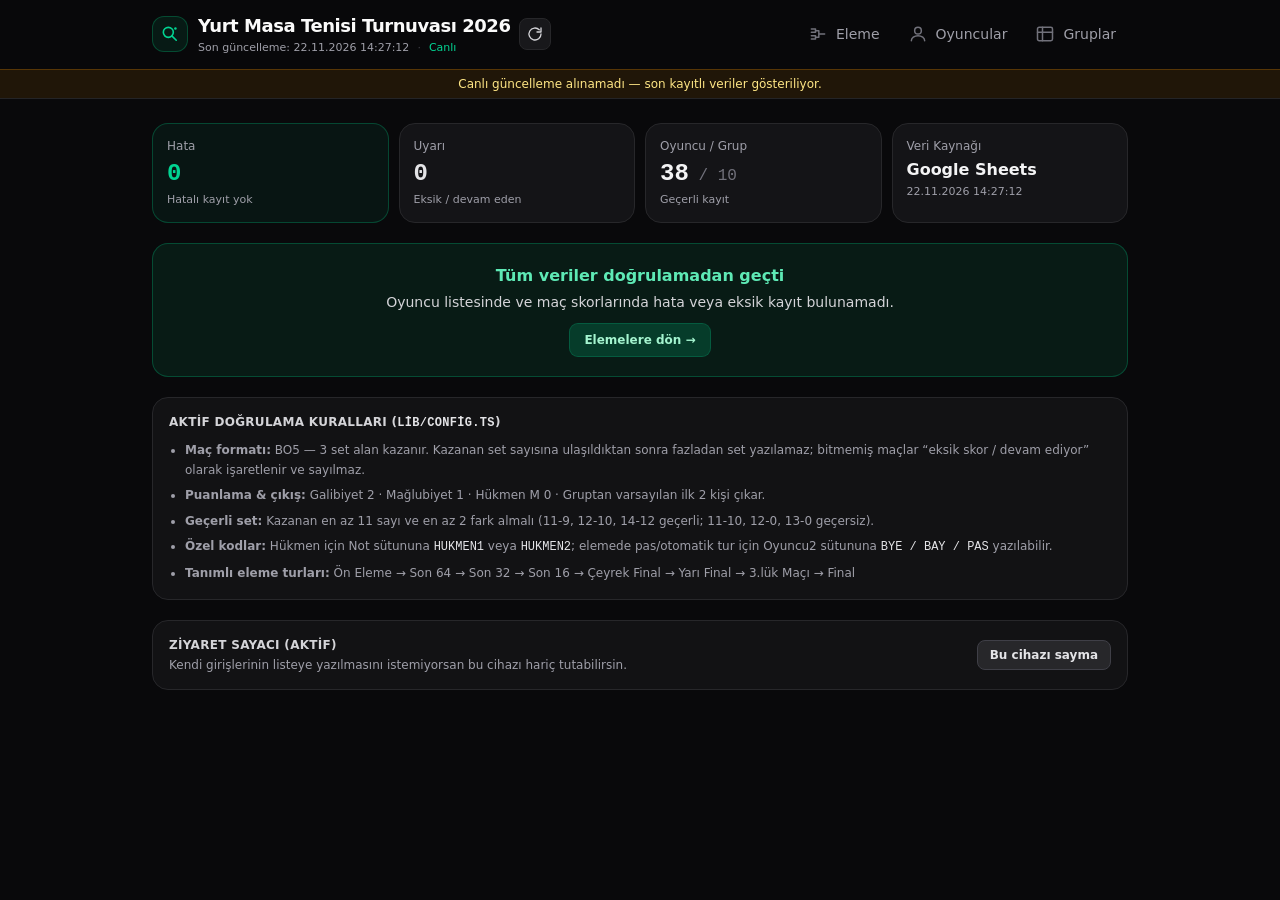
<file: kontrol/index.html>
<!DOCTYPE html><html lang="tr" class="dark h-full antialiased"><head><meta charSet="utf-8"/><meta name="viewport" content="width=device-width, initial-scale=1"/><link rel="stylesheet" href="/_next/static/chunks/20v9x1-c0m4r9.css" data-precedence="next"/><link rel="preload" as="script" fetchPriority="low" href="/_next/static/chunks/310vm2bl3xxpt.js"/><script src="/_next/static/chunks/1wnov70f88xjy.js" async=""></script><script src="/_next/static/chunks/39_j1bdzreq0m.js" async=""></script><script src="/_next/static/chunks/0c98xzjfks9hq.js" async=""></script><script src="/_next/static/chunks/turbopack-2u1d16houkiyo.js" async=""></script><script src="/_next/static/chunks/2a3-qbj4fn8xt.js" async=""></script><script src="/_next/static/chunks/01yoj8wkhfwgt.js" async=""></script><script src="/_next/static/chunks/0ag6q0_pp22ki.js" async=""></script><script src="/_next/static/chunks/0qd-t_c7wv6wr.js" async=""></script><meta name="theme-color" content="#09090b"/><title>Yurt Masa Tenisi Turnuvası 2026</title><meta name="description" content="Masa tenisi turnuvası grup ve eleme sonuçları"/><link rel="icon" href="/favicon.ico?favicon.117ezoe8m31dk.ico" sizes="48x48" type="image/x-icon"/><script src="/_next/static/chunks/0cz1d0mv5g_q7.js" noModule=""></script></head><body class="min-h-full bg-zinc-950 text-zinc-100"><div hidden=""><!--$--><!--/$--></div><div class="flex min-h-dvh flex-col bg-zinc-950 text-zinc-100"><header class="sticky top-0 z-30 border-b border-zinc-800/90 bg-zinc-950/90 backdrop-blur-md"><div class="mx-auto flex w-full max-w-5xl flex-col gap-2 px-3 py-3 sm:px-6 md:flex-row md:items-center md:justify-between"><div class="flex min-w-0 items-center justify-between gap-2"><a class="flex min-w-0 items-center gap-2.5" href="/"><span class="flex h-9 w-9 shrink-0 items-center justify-center rounded-xl border border-emerald-500/30 bg-emerald-500/10 text-emerald-400"><svg viewBox="0 0 24 24" fill="none" stroke="currentColor" stroke-width="1.9" stroke-linecap="round" stroke-linejoin="round" class="h-5 w-5" aria-hidden="true"><circle cx="10" cy="10" r="6"></circle><path d="m14.5 14.5 5 5"></path><circle cx="18.5" cy="5.5" r="1.5" fill="currentColor" stroke="none"></circle></svg></span><div class="min-w-0"><h1 class="truncate text-base font-bold tracking-tight text-zinc-50 sm:text-lg">Yurt Masa Tenisi Turnuvası 2026</h1><div class="flex flex-wrap items-center gap-x-2 gap-y-0.5 text-[11px] text-zinc-400"><span class="tabular-nums">Güncel veriler yükleniyor...</span><span class="text-zinc-700" aria-hidden="true">·</span><span class="font-medium text-emerald-400">Canlı</span></div></div></a><button type="button" title="Sonuçları şimdi yenile" aria-label="Sonuçları şimdi yenile" class="inline-flex h-8 w-8 shrink-0 items-center justify-center rounded-lg border border-zinc-800 bg-zinc-900 text-zinc-300 transition hover:border-zinc-700 hover:text-zinc-100 disabled:opacity-50"><svg viewBox="0 0 24 24" fill="none" stroke="currentColor" stroke-width="2" stroke-linecap="round" stroke-linejoin="round" class="h-4 w-4 " aria-hidden="true"><path d="M21 12a9 9 0 1 1-2.64-6.36"></path><path d="M21 3v6h-6"></path></svg></button></div><nav class="hidden items-center gap-1 md:flex" aria-label="Ana menü"><a class="inline-flex items-center gap-2 rounded-lg px-3 py-2 text-sm font-medium transition text-zinc-400 hover:bg-zinc-900 hover:text-zinc-200" href="/"><span class="text-zinc-500"><svg viewBox="0 0 24 24" fill="none" stroke="currentColor" stroke-width="1.8" stroke-linecap="round" stroke-linejoin="round" class="h-5 w-5" aria-hidden="true"><path d="M4 6h5v4H4M4 14h5v4H4M9 8h4v8H9M13 12h7"></path></svg></span><span>Eleme</span></a><a class="inline-flex items-center gap-2 rounded-lg px-3 py-2 text-sm font-medium transition text-zinc-400 hover:bg-zinc-900 hover:text-zinc-200" href="/oyuncular/"><span class="text-zinc-500"><svg viewBox="0 0 24 24" fill="none" stroke="currentColor" stroke-width="1.8" stroke-linecap="round" stroke-linejoin="round" class="h-5 w-5" aria-hidden="true"><circle cx="12" cy="8" r="4"></circle><path d="M4 20c0-3.3 3.6-6 8-6s8 2.7 8 6"></path></svg></span><span>Oyuncular</span></a><a class="inline-flex items-center gap-2 rounded-lg px-3 py-2 text-sm font-medium transition text-zinc-400 hover:bg-zinc-900 hover:text-zinc-200" href="/gruplar/"><span class="text-zinc-500"><svg viewBox="0 0 24 24" fill="none" stroke="currentColor" stroke-width="1.8" stroke-linecap="round" stroke-linejoin="round" class="h-5 w-5" aria-hidden="true"><rect x="3" y="4" width="18" height="16" rx="2"></rect><path d="M3 10h18M9 4v16"></path></svg></span><span>Gruplar</span></a></nav></div></header><main class="mx-auto w-full max-w-5xl flex-1 px-3 pt-4 pb-24 sm:px-6 sm:pt-6 md:pb-10"><div class="space-y-4"><div class="flex items-center gap-2 text-xs text-zinc-400"><span class="h-2 w-2 animate-pulse rounded-full bg-emerald-400"></span><span>Canlı skorlar yükleniyor...</span></div><div class="grid grid-cols-1 gap-4 lg:grid-cols-2"><div class="h-56 animate-pulse rounded-2xl border border-zinc-800/80 bg-zinc-900/60"></div><div class="h-56 animate-pulse rounded-2xl border border-zinc-800/80 bg-zinc-900/60"></div><div class="h-56 animate-pulse rounded-2xl border border-zinc-800/80 bg-zinc-900/60"></div><div class="h-56 animate-pulse rounded-2xl border border-zinc-800/80 bg-zinc-900/60"></div></div></div></main><nav aria-label="Mobil navigasyon" class="fixed inset-x-0 bottom-0 z-40 border-t border-zinc-800/90 bg-zinc-950/95 pb-[env(safe-area-inset-bottom)] backdrop-blur-md md:hidden"><div class="mx-auto grid max-w-lg grid-cols-3"><a class="relative flex flex-col items-center justify-center gap-1 py-2.5 text-[11px] font-medium transition text-zinc-400 active:text-zinc-200" href="/"><span><svg viewBox="0 0 24 24" fill="none" stroke="currentColor" stroke-width="1.8" stroke-linecap="round" stroke-linejoin="round" class="h-5 w-5" aria-hidden="true"><path d="M4 6h5v4H4M4 14h5v4H4M9 8h4v8H9M13 12h7"></path></svg></span><span>Eleme</span></a><a class="relative flex flex-col items-center justify-center gap-1 py-2.5 text-[11px] font-medium transition text-zinc-400 active:text-zinc-200" href="/oyuncular/"><span><svg viewBox="0 0 24 24" fill="none" stroke="currentColor" stroke-width="1.8" stroke-linecap="round" stroke-linejoin="round" class="h-5 w-5" aria-hidden="true"><circle cx="12" cy="8" r="4"></circle><path d="M4 20c0-3.3 3.6-6 8-6s8 2.7 8 6"></path></svg></span><span>Oyuncular</span></a><a class="relative flex flex-col items-center justify-center gap-1 py-2.5 text-[11px] font-medium transition text-zinc-400 active:text-zinc-200" href="/gruplar/"><span><svg viewBox="0 0 24 24" fill="none" stroke="currentColor" stroke-width="1.8" stroke-linecap="round" stroke-linejoin="round" class="h-5 w-5" aria-hidden="true"><rect x="3" y="4" width="18" height="16" rx="2"></rect><path d="M3 10h18M9 4v16"></path></svg></span><span>Gruplar</span></a></div></nav></div><script id="_R_">(globalThis["TURBOPACK"] || (globalThis["TURBOPACK"] = [])).push({"otherChunks":["static/chunks/310vm2bl3xxpt.js","static/chunks/1wnov70f88xjy.js","static/chunks/39_j1bdzreq0m.js","static/chunks/0c98xzjfks9hq.js"],"runtimeModuleIds":[94553]});</script><script src="/_next/static/chunks/310vm2bl3xxpt.js" async=""></script><script>(self.__next_f=self.__next_f||[]).push([0])</script><script>self.__next_f.push([1,"1:\"$Sreact.fragment\"\n4:\"/_next/static/chunks/2a3-qbj4fn8xt.js\"\n5:\"/_next/static/chunks/01yoj8wkhfwgt.js\"\n6:I[39756,[\"$4\",\"$5\"],\"default\"]\n7:I[37457,[\"$4\",\"$5\"],\"default\"]\na:I[47257,[\"$4\",\"$5\"],\"ClientPageRoot\"]\nb:\"/_next/static/chunks/0ag6q0_pp22ki.js\"\nc:I[83022,[\"$4\",\"$5\",\"$b\"],\"default\"]\nf:I[97367,[\"$4\",\"$5\"],\"OutletBoundary\"]\n10:\"$Sreact.suspense\"\n12:\"ViewportBoundary\"\n13:I[97367,[\"$4\",\"$5\"],\"$12\"]\n15:\"MetadataBoundary\"\n16:I[97367,[\"$4\",\"$5\"],\"$15\"]\n18:I[68027,[\"$4\",\"$5\"],\"default\",1]\n:HL[\"/_next/static/chunks/20v9x1-c0m4r9.css\",\"style\"]\n8:X\n9:[[\"children\",{\"s\":\"__PAGE__\",\"h\":512,\"d\":{\"r\":[\"$\",\"$1\",\"c\",{\"children\":[[\"$\",\"$La\",null,{\"Component\":\"$c\",\"serverProvidedParams\":{\"searchParams\":{},\"params\":{},\"promises\":[\"$@d\",\"$@e\"]}}],[[\"$\",\"script\",\"script-0\",{\"src\":\"/_next/static/chunks/0ag6q0_pp22ki.js\",\"async\":true,\"nonce\":\"$undefined\"}]],[\"$\",\"$Lf\",null,{\"children\":[\"$\",\"$10\",null,{\"name\":\"Next.MetadataOutlet\",\"children\":\"$@11\"}]}]]}],\"p\":false,\"v\":null}}]]\n3:[[\"children\",{\"s\":\"kontrol\",\"h\":512,\"d\":{\"r\":[\"$\",\"$1\",\"c\",{\"children\":[null,[\"$\",\"$L6\",null,{\"parallelRouterKey\":\"children\",\"error\":\"$undefined\",\"errorStyles\":\"$undefined\",\"errorScripts\":\"$undefined\",\"template\":[\"$\",\"$L7\",null,{}],\"templateStyles\":\"$undefined\",\"templateScripts\":\"$undefined\",\"notFound\":\"$undefined\",\"forbidden\":\"$undefined\",\"unauthorized\":\"$undefined\"}]]}],\"p\":false,\"v\":\"$8\"},\"c\":\"$Q9\"}]]\n0:{\"P\":null,\"c\":[\"\",\"kontrol\",\"\"],\"q\":\"\",\"i\":false,\"t\":{\"t\":{\"s\":\"\",\"h\":528,\"d\":{\"r\":[\"$\",\"$1\",\"c\",{\"children\":[[[\"$\",\"link\",\"0\",{\"rel\":\"stylesheet\",\"href\":\"/_next/static/chunks/20v9x1-c0m4r9.css\",\"precedence\":\"next\",\"crossOrigin\":\"$undefined\",\"nonce\":\"$undefined\"}],[\"$\",\"script\",\"script-0\",{\"src\":\"/_next/static/chunks/2a3-qbj4fn8xt.js\",\"async\":true,\"nonce\":\"$undefined\"}],[\"$\",\"script\",\"script-1\",{\"src\":\"/_next/static/chunks/01yoj8wkhfwgt.js\",\"async\":true,\"nonce\":\"$undefined\"}]],\"$L2\"]}],\"p\":false,\"v\":null},\"c\":\"$Q3\"},\"h\":{\"r\":[\"$\",\"$1\",\"h\",{\"children\":[null,[\"$\",\"$L13\",null,{\"children\":\"$L14\"}],[\"$\",\"$L16\",null,{\"children\":[[\"$\",\"div\",null,{\"hidden\":true,\"children\":[\"$\",\"$10\",null,{\"name\":\"Next.Metadata\",\"children\":\"$L17\"}]}],null]}],null]}],\"p\":false,\"v\":null}},\"m\":\"$undefined\",\"G\":[\"$18\",[[\"$\",\"link\",\"0\",{\"rel\":\"stylesheet\",\"href\":\"/_next/static/chunks/20v9x1-c0m4r9.css\",\"precedence\":\"next\",\"crossOrigin\":\"$undefined\",\"nonce\":\"$undefined\"}]]],\"S\":true,\"r\":\"$undefined\",\"s\":\"$undefined\",\"a\":\"$undefined\",\"l\":\"$undefined\",\"p\":\"$undefined\",\"d\":\"$undefined\",\"b\":\"OwrdweSn-g37NxeokJc1y\"}\n8:C\nd:{}\ne:\"$9:0:1:d:r:props:children:0:props:serverProvidedParams:params\"\n14:[[\"$\",\"meta\",\"0\",{\"charSet\":\"utf-8\"}],[\"$\",\"meta\",\"1\",{\"name\":\"viewport\",\"content\":\"width=device-width, initial-scale=1\"}],[\"$\",\"meta\",\"2\",{\"name\":\"theme-color\",\"content\":\"#09090b\"}]]\n19:I[27201,[\"$4\",\"$5\"],\"IconMark\"]\n11:null\n17:[[\"$\",\"title\",\"0\",{\"children\":\"Yurt Masa Tenisi Turnuvası 2026\"}],[\"$\",\"meta\",\"1\",{\"name\":\"description\",\"content\":\"Masa tenisi turnuvası grup ve eleme sonuçları\"}],[\"$\",\"link\",\"2\",{\"rel\":\"icon\",\"href\":\"/favicon.ico?favicon.117ezoe8m31dk.ico\",\"sizes\":\"48x48\",\"type\":\"image/x-icon\"}],[\"$\",\"$L19\",\"3\",{}]]\n"])</script><script>self.__next_f.push([1,"1a:\"TournamentProvider\"\n1b:I[56889,[\"$4\",\"$5\"],\"$1a\"]\n2:[\"$\",\"html\",null,{\"lang\":\"tr\",\"className\":\"dark h-full antialiased\",\"children\":[\"$\",\"body\",null,{\"className\":\"min-h-full bg-zinc-950 text-zinc-100\",\"children\":[\"$\",\"$L1b\",null,{\"initialData\":{\"players\":[{\"name\":\"Abdulhamid Kalkan\",\"key\":\"abdulhamid kalkan\",\"group\":\"H\",\"line\":29},{\"name\":\"Abdulkerim Bakay\",\"key\":\"abdulkerim bakay\",\"group\":\"G\",\"line\":26},{\"name\":\"Abdurrezzak Özgül\",\"key\":\"abdurrezzak ozgul\",\"group\":\"A\",\"line\":3},{\"name\":\"Arda Kaymakçı\",\"key\":\"arda kaymakci\",\"group\":\"E\",\"line\":17},{\"name\":\"Arif Kiraz\",\"key\":\"arif kiraz\",\"group\":\"G\",\"line\":25},{\"name\":\"Ayhan Birinci\",\"key\":\"ayhan birinci\",\"group\":\"G\",\"line\":24},{\"name\":\"Baki Eren Yılmaz\",\"key\":\"baki eren yilmaz\",\"group\":\"G\",\"line\":27},{\"name\":\"Baran Ergenç\",\"key\":\"baran ergenc\",\"group\":\"B\",\"line\":7},{\"name\":\"Berkehan Özkurt\",\"key\":\"berkehan ozkurt\",\"group\":\"İ\",\"line\":37},{\"name\":\"Caner Dikmen\",\"key\":\"caner dikmen\",\"group\":\"F\",\"line\":22},{\"name\":\"Çağrı Demir\",\"key\":\"cagri demir\",\"group\":\"I\",\"line\":32},{\"name\":\"Deniz Devran Acar\",\"key\":\"deniz devran acar\",\"group\":\"H\",\"line\":31},{\"name\":\"Diyar Allıhan\",\"key\":\"diyar allihan\",\"group\":\"İ\",\"line\":36},{\"name\":\"Efe Akgül\",\"key\":\"efe akgul\",\"group\":\"A\",\"line\":4},{\"name\":\"Ege Elmas\",\"key\":\"ege elmas\",\"group\":\"F\",\"line\":21},{\"name\":\"Ege Kobal\",\"key\":\"ege kobal\",\"group\":\"İ\",\"line\":39},{\"name\":\"Ege Şentürk\",\"key\":\"ege senturk\",\"group\":\"F\",\"line\":23},{\"name\":\"Furkan Kulle\",\"key\":\"furkan kulle\",\"group\":\"E\",\"line\":19},{\"name\":\"Hasan Aydın\",\"key\":\"hasan aydin\",\"group\":\"H\",\"line\":30},{\"name\":\"İsmail Baydemir\",\"key\":\"ismail baydemir\",\"group\":\"C\",\"line\":10},{\"name\":\"İsmail Çil\",\"key\":\"ismail cil\",\"group\":\"C\",\"line\":11},{\"name\":\"Mahir Zarei\",\"key\":\"mahir zarei\",\"group\":\"D\",\"line\":14},{\"name\":\"Mehmet Ali Eğilcim\",\"key\":\"mehmet ali egilcim\",\"group\":\"I\",\"line\":34},{\"name\":\"Mehmet Ersoy\",\"key\":\"mehmet ersoy\",\"group\":\"A\",\"line\":2},{\"name\":\"Mert Bayhan\",\"key\":\"mert bayhan\",\"group\":\"B\",\"line\":6},{\"name\":\"Muhammed Mustafa Oruç\",\"key\":\"muhammed mustafa oruc\",\"group\":\"B\",\"line\":5},{\"name\":\"Muhammet Emin Koldemir\",\"key\":\"muhammet emin koldemir\",\"group\":\"F\",\"line\":20},{\"name\":\"Muhammet Enes Yılmaz\",\"key\":\"muhammet enes yilmaz\",\"group\":\"C\",\"line\":9},{\"name\":\"Ömer Faruk Koç\",\"key\":\"omer faruk koc\",\"group\":\"E\",\"line\":16},{\"name\":\"Ömer Yetgil\",\"key\":\"omer yetgil\",\"group\":\"D\",\"line\":15},{\"name\":\"Ömür Yıldırım\",\"key\":\"omur yildirim\",\"group\":\"D\",\"line\":12},{\"name\":\"Özgür Işıklı\",\"key\":\"ozgur isikli\",\"group\":\"H\",\"line\":28},{\"name\":\"Recep Balım\",\"key\":\"recep balim\",\"group\":\"C\",\"line\":8},{\"name\":\"Sefa Can Saymak\",\"key\":\"sefa can saymak\",\"group\":\"D\",\"line\":13},{\"name\":\"Taha Alp Yıldırım\",\"key\":\"taha alp yildirim\",\"group\":\"E\",\"line\":18},{\"name\":\"Tuna Han Yurdakul\",\"key\":\"tuna han yurdakul\",\"group\":\"I\",\"line\":35},{\"name\":\"Umut Demiray\",\"key\":\"umut demiray\",\"group\":\"I\",\"line\":33},{\"name\":\"Yusuf İnce\",\"key\":\"yusuf ince\",\"group\":\"İ\",\"line\":38}],\"groups\":[{\"name\":\"A\",\"players\":[\"$2:props:children:props:children:props:initialData:players:23\",\"$2:props:children:props:children:props:initialData:players:2\",\"$2:props:children:props:children:props:initialData:players:13\"],\"standings\":[{\"key\":\"mehmet ersoy\",\"name\":\"Mehmet Ersoy\",\"rank\":1,\"played\":2,\"won\":2,\"lost\":0,\"walkoverLosses\":0,\"points\":4,\"setsWon\":6,\"setsLost\":2,\"pointsWon\":0,\"pointsLost\":0,\"tieNote\":null,\"unresolvedTie\":false},{\"key\":\"abdurrezzak ozgul\",\"name\":\"Abdurrezzak Özgül\",\"rank\":2,\"played\":2,\"won\":1,\"lost\":1,\"walkoverLosses\":0,\"points\":3,\"setsWon\":5,\"setsLost\":3,\"pointsWon\":0,\"pointsLost\":0,\"tieNote\":null,\"unresolvedTie\":false},{\"key\":\"efe akgul\",\"name\":\"Efe Akgül\",\"rank\":3,\"played\":2,\"won\":0,\"lost\":2,\"walkoverLosses\":0,\"points\":2,\"setsWon\":0,\"setsLost\":6,\"pointsWon\":0,\"pointsLost\":0,\"tieNote\":null,\"unresolvedTie\":false}],\"matches\":[{\"id\":\"m2\",\"line\":2,\"stage\":\"grup\",\"group\":\"A\",\"round\":\"\",\"p1\":\"Mehmet Ersoy\",\"p2\":\"Abdurrezzak Özgül\",\"p1Key\":\"mehmet ersoy\",\"p2Key\":\"abdurrezzak ozgul\",\"sets\":[],\"setsWon\":[3,2],\"winner\":1,\"status\":\"played\",\"walkover\":false,\"bye\":false,\"tbd\":false,\"note\":\"\",\"rawSetScore\":\"3-2\",\"rawScore\":\"\",\"updatedAt\":\"2026-11-21 15:46:00\",\"errors\":[],\"warnings\":[]},{\"id\":\"m3\",\"line\":3,\"stage\":\"grup\",\"group\":\"A\",\"round\":\"\",\"p1\":\"Mehmet Ersoy\",\"p2\":\"Efe Akgül\",\"p1Key\":\"mehmet ersoy\",\"p2Key\":\"efe akgul\",\"sets\":[],\"setsWon\":[3,0],\"winner\":1,\"status\":\"played\",\"walkover\":false,\"bye\":false,\"tbd\":false,\"note\":\"\",\"rawSetScore\":\"3-0\",\"rawScore\":\"\",\"updatedAt\":\"2026-11-21 15:46:00\",\"errors\":[],\"warnings\":[]},{\"id\":\"m4\",\"line\":4,\"stage\":\"grup\",\"group\":\"A\",\"round\":\"\",\"p1\":\"Abdurrezzak Özgül\",\"p2\":\"Efe Akgül\",\"p1Key\":\"abdurrezzak ozgul\",\"p2Key\":\"efe akgul\",\"sets\":[],\"setsWon\":[3,0],\"winner\":1,\"status\":\"played\",\"walkover\":false,\"bye\":false,\"tbd\":false,\"note\":\"\",\"rawSetScore\":\"3-0\",\"rawScore\":\"\",\"updatedAt\":\"2026-11-21 15:46:00\",\"errors\":[],\"warnings\":[]}],\"totalFixtures\":3,\"countedMatches\":3,\"qualifiersPerGroup\":2},{\"name\":\"B\",\"players\":[\"$2:props:children:props:children:props:initialData:players:25\",\"$2:props:children:props:children:props:initialData:players:24\",\"$2:props:children:props:children:props:initialData:players:7\"],\"standings\":[{\"key\":\"muhammed mustafa oruc\",\"name\":\"Muhammed Mustafa Oruç\",\"rank\":1,\"played\":2,\"won\":2,\"lost\":0,\"walkoverLosses\":0,\"points\":4,\"setsWon\":6,\"setsLost\":1,\"pointsWon\":0,\"pointsLost\":0,\"tieNote\":null,\"unresolvedTie\":false},{\"key\":\"mert bayhan\",\"name\":\"Mert Bayhan\",\"rank\":2,\"played\":2,\"won\":1,\"lost\":1,\"walkoverLosses\":0,\"points\":3,\"setsWon\":4,\"setsLost\":3,\"pointsWon\":0,\"pointsLost\":0,\"tieNote\":null,\"unresolvedTie\":false},{\"key\":\"baran ergenc\",\"name\":\"Baran Ergenç\",\"rank\":3,\"played\":2,\"won\":0,\"lost\":2,\"walkoverLosses\":0,\"points\":2,\"setsWon\":0,\"setsLost\":6,\"pointsWon\":0,\"pointsLost\":0,\"tieNote\":null,\"unresolvedTie\":false}],\"matches\":[{\"id\":\"m5\",\"line\":5,\"stage\":\"grup\",\"group\":\"B\",\"round\":\"\",\"p1\":\"Muhammed Mustafa Oruç\",\"p2\":\"Mert Bayhan\",\"p1Key\":\"muhammed mustafa oruc\",\"p2Key\":\"mert bayhan\",\"sets\":[],\"setsWon\":[3,1],\"winner\":1,\"status\":\"played\",\"walkover\":false,\"bye\":false,\"tbd\":false,\"note\":\"\",\"rawSetScore\":\"3-1\",\"rawScore\":\"\",\"updatedAt\":\"2026-11-21 15:46:00\",\"errors\":[],\"warnings\":[]},{\"id\":\"m6\",\"line\":6,\"stage\":\"grup\",\"group\":\"B\",\"round\":\"\",\"p1\":\"Muhammed Mustafa Oruç\",\"p2\":\"Baran Ergenç\",\"p1Key\":\"muhammed mustafa oruc\",\"p2Key\":\"baran ergenc\",\"sets\":[],\"setsWon\":[3,0],\"winner\":1,\"status\":\"played\",\"walkover\":false,\"bye\":false,\"tbd\":false,\"note\":\"\",\"rawSetScore\":\"3-0\",\"rawScore\":\"\",\"updatedAt\":\"2026-11-21 15:46:00\",\"errors\":[],\"warnings\":[]},{\"id\":\"m7\",\"line\":7,\"stage\":\"grup\",\"group\":\"B\",\"round\":\"\",\"p1\":\"Mert Bayhan\",\"p2\":\"Baran Ergenç\",\"p1Key\":\"mert bayhan\",\"p2Key\":\"baran ergenc\",\"sets\":[],\"setsWon\":[3,0],\"winner\":1,\"status\":\"played\",\"walkover\":false,\"bye\":false,\"tbd\":false,\"note\":\"\",\"rawSetScore\":\"3-0\",\"rawScore\":\"\",\"updatedAt\":\"2026-11-21 15:46:00\",\"errors\":[],\"warnings\":[]}],\"totalFixtures\":3,\"countedMatches\":3,\"qualifiersPerGroup\":2},{\"name\":\"C\",\"players\":[\"$2:props:children:props:children:props:initialData:players:32\",\"$2:props:children:props:children:props:initialData:players:27\",\"$2:props:children:props:children:props:initialData:players:19\",\"$2:props:children:props:children:props:initialData:players:20\"],\"standings\":[{\"key\":\"recep balim\",\"name\":\"Recep Balım\",\"rank\":1,\"played\":3,\"won\":3,\"lost\":0,\"walkoverLosses\":0,\"points\":6,\"setsWon\":9,\"setsLost\":0,\"pointsWon\":0,\"pointsLost\":0,\"tieNote\":null,\"unresolvedTie\":false},{\"key\":\"ismail cil\",\"name\":\"İsmail Çil\",\"rank\":2,\"played\":3,\"won\":2,\"lost\":1,\"walkoverLosses\":0,\"points\":5,\"setsWon\":6,\"setsLost\":4,\"pointsWon\":0,\"pointsLost\":0,\"tieNote\":null,\"unresolvedTie\":false},{\"key\":\"muhammet enes yilmaz\",\"name\":\"Muhammet Enes Yılmaz\",\"rank\":3,\"played\":3,\"won\":1,\"lost\":2,\"walkoverLosses\":0,\"points\":4,\"setsWon\":4,\"setsLost\":6,\"pointsWon\":0,\"pointsLost\":0,\"tieNote\":null,\"unresolvedTie\":false},{\"key\":\"ismail baydemir\",\"name\":\"İsmail Baydemir\",\"rank\":4,\"played\":3,\"won\":0,\"lost\":3,\"walkoverLosses\":2,\"points\":1,\"setsWon\":0,\"setsLost\":9,\"pointsWon\":0,\"pointsLost\":0,\"tieNote\":null,\"unresolvedTie\":false}],\"matches\":[{\"id\":\"m8\",\"line\":8,\"stage\":\"grup\",\"group\":\"C\",\"round\":\"\",\"p1\":\"Recep Balım\",\"p2\":\"Muhammet Enes Yılmaz\",\"p1Key\":\"recep balim\",\"p2Key\":\"muhammet enes yilmaz\",\"sets\":[],\"setsWon\":[3,0],\"winner\":1,\"status\":\"played\",\"walkover\":false,\"bye\":false,\"tbd\":false,\"note\":\"\",\"rawSetScore\":\"3-0\",\"rawScore\":\"\",\"updatedAt\":\"2026-11-21 15:46:00\",\"errors\":[],\"warnings\":[]},{\"id\":\"m9\",\"line\":9,\"stage\":\"grup\",\"group\":\"C\",\"round\":\"\",\"p1\":\"Recep Balım\",\"p2\":\"İsmail Baydemir\",\"p1Key\":\"recep balim\",\"p2Key\":\"ismail baydemir\",\"sets\":[],\"setsWon\":[3,0],\"winner\":1,\"status\":\"played\",\"walkover\":false,\"bye\":false,\"tbd\":false,\"note\":\"\",\"rawSetScore\":\"3-0\",\"rawScore\":\"\",\"updatedAt\":\"2026-11-21 15:46:00\",\"errors\":[],\"warnings\":[]},{\"id\":\"m10\",\"line\":10,\"stage\":\"grup\",\"group\":\"C\",\"round\":\"\",\"p1\":\"Recep Balım\",\"p2\":\"İsmail Çil\",\"p1Key\":\"recep balim\",\"p2Key\":\"ismail cil\",\"sets\":[],\"setsWon\":[3,0],\"winner\":1,\"status\":\"played\",\"walkover\":false,\"bye\":false,\"tbd\":false,\"note\":\"\",\"rawSetScore\":\"3-0\",\"rawScore\":\"\",\"updatedAt\":\"2026-11-21 15:46:00\",\"errors\":[],\"warnings\":[]},{\"id\":\"m11\",\"line\":11,\"stage\":\"grup\",\"group\":\"C\",\"round\":\"\",\"p1\":\"Muhammet Enes Yılmaz\",\"p2\":\"İsmail Baydemir\",\"p1Key\":\"muhammet enes yilmaz\",\"p2Key\":\"ismail baydemir\",\"sets\":[],\"setsWon\":[3,0],\"winner\":1,\"status\":\"walkover\",\"walkover\":true,\"bye\":false,\"tbd\":false,\"note\":\"HUKMEN1\",\"rawSetScore\":\"\",\"rawScore\":\"\",\"updatedAt\":\"2026-11-21 15:46:00\",\"errors\":[],\"warnings\":[]},{\"id\":\"m12\",\"line\":12,\"stage\":\"grup\",\"group\":\"C\",\"round\":\"\",\"p1\":\"Muhammet Enes Yılmaz\",\"p2\":\"İsmail Çil\",\"p1Key\":\"muhammet enes yilmaz\",\"p2Key\":\"ismail cil\",\"sets\":[],\"setsWon\":[1,3],\"winner\":2,\"status\":\"played\",\"walkover\":false,\"bye\":false,\"tbd\":false,\"note\":\"\",\"rawSetScore\":\"1-3\",\"rawScore\":\"\",\"updatedAt\":\"2026-11-21 15:46:00\",\"errors\":[],\"warnings\":[]},{\"id\":\"m13\",\"line\":13,\"stage\":\"grup\",\"group\":\"C\",\"round\":\"\",\"p1\":\"İsmail Baydemir\",\"p2\":\"İsmail Çil\",\"p1Key\":\"ismail baydemir\",\"p2Key\":\"ismail cil\",\"sets\":[],\"setsWon\":[0,3],\"winner\":2,\"status\":\"walkover\",\"walkover\":true,\"bye\":false,\"tbd\":false,\"note\":\"HUKMEN2\",\"rawSetScore\":\"\",\"rawScore\":\"\",\"updatedAt\":\"2026-11-21 15:46:00\",\"errors\":[],\"warnings\":[]}],\"totalFixtures\":6,\"countedMatches\":6,\"qualifiersPerGroup\":2},{\"name\":\"D\",\"players\":[\"$2:props:children:props:children:props:initialData:players:30\",\"$2:props:children:props:children:props:initialData:players:33\",\"$2:props:children:props:children:props:initialData:players:21\",\"$2:props:children:props:children:props:initialData:players:29\"],\"standings\":[{\"key\":\"omur yildirim\",\"name\":\"Ömür Yıldırım\",\"rank\":1,\"played\":3,\"won\":3,\"lost\":0,\"walkoverLosses\":0,\"points\":6,\"setsWon\":9,\"setsLost\":2,\"pointsWon\":0,\"pointsLost\":0,\"tieNote\":null,\"unresolvedTie\":false},{\"key\":\"sefa can saymak\",\"name\":\"Sefa Can Saymak\",\"rank\":2,\"played\":3,\"won\":2,\"lost\":1,\"walkoverLosses\":0,\"points\":5,\"setsWon\":6,\"setsLost\":3,\"pointsWon\":0,\"pointsLost\":0,\"tieNote\":null,\"unresolvedTie\":false},{\"key\":\"mahir zarei\",\"name\":\"Mahir Zarei\",\"rank\":3,\"played\":3,\"won\":1,\"lost\":2,\"walkoverLosses\":0,\"points\":4,\"setsWon\":3,\"setsLost\":7,\"pointsWon\":0,\"pointsLost\":0,\"tieNote\":null,\"unresolvedTie\":false},{\"key\":\"omer yetgil\",\"name\":\"Ömer Yetgil\",\"rank\":4,\"played\":3,\"won\":0,\"lost\":3,\"walkoverLosses\":1,\"points\":2,\"setsWon\":3,\"setsLost\":9,\"pointsWon\":0,\"pointsLost\":0,\"tieNote\":null,\"unresolvedTie\":false}],\"matches\":[{\"id\":\"m14\",\"line\":14,\"stage\":\"grup\",\"group\":\"D\",\"round\":\"\",\"p1\":\"Ömür Yıldırım\",\"p2\":\"Sefa Can Saymak\",\"p1Key\":\"omur yildirim\",\"p2Key\":\"sefa can saymak\",\"sets\":[],\"setsWon\":[3,0],\"winner\":1,\"status\":\"played\",\"walkover\":false,\"bye\":false,\"tbd\":false,\"note\":\"\",\"rawSetScore\":\"3-0\",\"rawScore\":\"\",\"updatedAt\":\"2026-11-21 15:46:00\",\"errors\":[],\"warnings\":[]},{\"id\":\"m15\",\"line\":15,\"stage\":\"grup\",\"group\":\"D\",\"round\":\"\",\"p1\":\"Ömür Yıldırım\",\"p2\":\"Mahir Zarei\",\"p1Key\":\"omur yildirim\",\"p2Key\":\"mahir zarei\",\"sets\":[],\"setsWon\":[3,0],\"winner\":1,\"status\":\"played\",\"walkover\":false,\"bye\":false,\"tbd\":false,\"note\":\"\",\"rawSetScore\":\"3-0\",\"rawScore\":\"\",\"updatedAt\":\"2026-11-21 15:46:00\",\"errors\":[],\"warnings\":[]},{\"id\":\"m16\",\"line\":16,\"stage\":\"grup\",\"group\":\"D\",\"round\":\"\",\"p1\":\"Ömür Yıldırım\",\"p2\":\"Ömer Yetgil\",\"p1Key\":\"omur yildirim\",\"p2Key\":\"omer yetgil\",\"sets\":[],\"setsWon\":[3,2],\"winner\":1,\"status\":\"played\",\"walkover\":false,\"bye\":false,\"tbd\":false,\"note\":\"\",\"rawSetScore\":\"3-2\",\"rawScore\":\"\",\"updatedAt\":\"2026-11-21 15:46:00\",\"errors\":[],\"warnings\":[]},{\"id\":\"m17\",\"line\":17,\"stage\":\"grup\",\"group\":\"D\",\"round\":\"\",\"p1\":\"Sefa Can Saymak\",\"p2\":\"Mahir Zarei\",\"p1Key\":\"sefa can saymak\",\"p2Key\":\"mahir zarei\",\"sets\":[],\"setsWon\":[3,0],\"winner\":1,\"status\":\"played\",\"walkover\":false,\"bye\":false,\"tbd\":false,\"note\":\"\",\"rawSetScore\":\"3-0\",\"rawScore\":\"\",\"updatedAt\":\"2026-11-21 15:46:00\",\"errors\":[],\"warnings\":[]},{\"id\":\"m18\",\"line\":18,\"stage\":\"grup\",\"group\":\"D\",\"round\":\"\",\"p1\":\"Sefa Can Saymak\",\"p2\":\"Ömer Yetgil\",\"p1Key\":\"sefa can saymak\",\"p2Key\":\"omer yetgil\",\"sets\":[],\"setsWon\":[3,0],\"winner\":1,\"status\":\"walkover\",\"walkover\":true,\"bye\":false,\"tbd\":false,\"note\":\"HUKMEN1\",\"rawSetScore\":\"\",\"rawScore\":\"\",\"updatedAt\":\"2026-11-21 15:46:00\",\"errors\":[],\"warnings\":[]},{\"id\":\"m19\",\"line\":19,\"stage\":\"grup\",\"group\":\"D\",\"round\":\"\",\"p1\":\"Mahir Zarei\",\"p2\":\"Ömer Yetgil\",\"p1Key\":\"mahir zarei\",\"p2Key\":\"omer yetgil\",\"sets\":[],\"setsWon\":[3,1],\"winner\":1,\"status\":\"played\",\"walkover\":false,\"bye\":false,\"tbd\":false,\"note\":\"\",\"rawSetScore\":\"3-1\",\"rawScore\":\"\",\"updatedAt\":\"2026-11-21 15:46:00\",\"errors\":[],\"warnings\":[]}],\"totalFixtures\":6,\"countedMatches\":6,\"qualifiersPerGroup\":2},{\"name\":\"E\",\"players\":[\"$2:props:children:props:children:props:initialData:players:28\",\"$2:props:children:props:children:props:initialData:players:3\",\"$2:props:children:props:children:props:initialData:players:34\",\"$2:props:children:props:children:props:initialData:players:17\"],\"standings\":[{\"key\":\"arda kaymakci\",\"name\":\"Arda Kaymakçı\",\"rank\":1,\"played\":3,\"won\":3,\"lost\":0,\"walkoverLosses\":0,\"points\":6,\"setsWon\":9,\"setsLost\":0,\"pointsWon\":0,\"pointsLost\":0,\"tieNote\":null,\"unresolvedTie\":false},{\"key\":\"omer faruk koc\",\"name\":\"Ömer Faruk Koç\",\"rank\":2,\"played\":3,\"won\":2,\"lost\":1,\"walkoverLosses\":0,\"points\":5,\"setsWon\":6,\"setsLost\":5,\"pointsWon\":0,\"pointsLost\":0,\"tieNote\":null,\"unresolvedTie\":false},{\"key\":\"taha alp yildirim\",\"name\":\"Taha Alp Yıldırım\",\"rank\":3,\"played\":3,\"won\":1,\"lost\":2,\"walkoverLosses\":0,\"points\":4,\"setsWon\":5,\"setsLost\":7,\"pointsWon\":0,\"pointsLost\":0,\"tieNote\":null,\"unresolvedTie\":false},{\"key\":\"furkan kulle\",\"name\":\"Furkan Kulle\",\"rank\":4,\"played\":3,\"won\":0,\"lost\":3,\"walkoverLosses\":0,\"points\":3,\"setsWon\":1,\"setsLost\":9,\"pointsWon\":0,\"pointsLost\":0,\"tieNote\":null,\"unresolvedTie\":false}],\"matches\":[{\"id\":\"m20\",\"line\":20,\"stage\":\"grup\",\"group\":\"E\",\"round\":\"\",\"p1\":\"Ömer Faruk Koç\",\"p2\":\"Arda Kaymakçı\",\"p1Key\":\"omer faruk koc\",\"p2Key\":\"arda kaymakci\",\"sets\":[],\"setsWon\":[0,3],\"winner\":2,\"status\":\"played\",\"walkover\":false,\"bye\":false,\"tbd\":false,\"note\":\"\",\"rawSetScore\":\"0-3\",\"rawScore\":\"\",\"updatedAt\":\"2026-11-21 15:46:00\",\"errors\":[],\"warnings\":[]},{\"id\":\"m21\",\"line\":21,\"stage\":\"grup\",\"group\":\"E\",\"round\":\"\",\"p1\":\"Ömer Faruk Koç\",\"p2\":\"Taha Alp Yıldırım\",\"p1Key\":\"omer faruk koc\",\"p2Key\":\"taha alp yildirim\",\"sets\":[],\"setsWon\":[3,2],\"winner\":1,\"status\":\"played\",\"walkover\":false,\"bye\":false,\"tbd\":false,\"note\":\"\",\"rawSetScore\":\"3-2\",\"rawScore\":\"\",\"updatedAt\":\"2026-11-21 15:46:00\",\"errors\":[],\"warnings\":[]},{\"id\":\"m22\",\"line\":22,\"stage\":\"grup\",\"group\":\"E\",\"round\":\"\",\"p1\":\"Ömer Faruk Koç\",\"p2\":\"Furkan Kulle\",\"p1Key\":\"omer faruk koc\",\"p2Key\":\"furkan kulle\",\"sets\":[],\"setsWon\":[3,0],\"winner\":1,\"status\":\"played\",\"walkover\":false,\"bye\":false,\"tbd\":false,\"note\":\"\",\"rawSetScore\":\"3-0\",\"rawScore\":\"\",\"updatedAt\":\"2026-11-21 15:46:00\",\"errors\":[],\"warnings\":[]},{\"id\":\"m23\",\"line\":23,\"stage\":\"grup\",\"group\":\"E\",\"round\":\"\",\"p1\":\"Arda Kaymakçı\",\"p2\":\"Taha Alp Yıldırım\",\"p1Key\":\"arda kaymakci\",\"p2Key\":\"taha alp yildirim\",\"sets\":[],\"setsWon\":[3,0],\"winner\":1,\"status\":\"played\",\"walkover\":false,\"bye\":false,\"tbd\":false,\"note\":\"\",\"rawSetScore\":\"3-0\",\"rawScore\":\"\",\"updatedAt\":\"2026-11-21 15:46:00\",\"errors\":[],\"warnings\":[]},{\"id\":\"m24\",\"line\":24,\"stage\":\"grup\",\"group\":\"E\",\"round\":\"\",\"p1\":\"Arda Kaymakçı\",\"p2\":\"Furkan Kulle\",\"p1Key\":\"arda kaymakci\",\"p2Key\":\"furkan kulle\",\"sets\":[],\"setsWon\":[3,0],\"winner\":1,\"status\":\"played\",\"walkover\":false,\"bye\":false,\"tbd\":false,\"note\":\"\",\"rawSetScore\":\"3-0\",\"rawScore\":\"\",\"updatedAt\":\"2026-11-21 15:46:00\",\"errors\":[],\"warnings\":[]},{\"id\":\"m25\",\"line\":25,\"stage\":\"grup\",\"group\":\"E\",\"round\":\"\",\"p1\":\"Taha Alp Yıldırım\",\"p2\":\"Furkan Kulle\",\"p1Key\":\"taha alp yildirim\",\"p2Key\":\"furkan kulle\",\"sets\":[],\"setsWon\":[3,1],\"winner\":1,\"status\":\"played\",\"walkover\":false,\"bye\":false,\"tbd\":false,\"note\":\"\",\"rawSetScore\":\"3-1\",\"rawScore\":\"\",\"updatedAt\":\"2026-11-21 15:46:00\",\"errors\":[],\"warnings\":[]}],\"totalFixtures\":6,\"countedMatches\":6,\"qualifiersPerGroup\":2},{\"name\":\"F\",\"players\":[\"$2:props:children:props:children:props:initialData:players:26\",\"$2:props:children:props:children:props:initialData:players:14\",\"$2:props:children:props:children:props:initialData:players:9\",\"$2:props:children:props:children:props:initialData:players:16\"],\"standings\":[{\"key\":\"ege elmas\",\"name\":\"Ege Elmas\",\"rank\":1,\"played\":3,\"won\":3,\"lost\":0,\"walkoverLosses\":0,\"points\":6,\"setsWon\":9,\"setsLost\":1,\"pointsWon\":0,\"pointsLost\":0,\"tieNote\":null,\"unresolvedTie\":false},{\"key\":\"caner dikmen\",\"name\":\"Caner Dikmen\",\"rank\":2,\"played\":3,\"won\":2,\"lost\":1,\"walkoverLosses\":0,\"points\":5,\"setsWon\":7,\"setsLost\":3,\"pointsWon\":0,\"pointsLost\":0,\"tieNote\":null,\"unresolvedTie\":false},{\"key\":\"muhammet emin koldemir\",\"name\":\"Muhammet Emin Koldemir\",\"rank\":3,\"played\":3,\"won\":1,\"lost\":2,\"walkoverLosses\":1,\"points\":3,\"setsWon\":3,\"setsLost\":8,\"pointsWon\":0,\"pointsLost\":0,\"tieNote\":null,\"unresolvedTie\":false},{\"key\":\"ege senturk\",\"name\":\"Ege Şentürk\",\"rank\":4,\"played\":3,\"won\":0,\"lost\":3,\"walkoverLosses\":2,\"points\":1,\"setsWon\":2,\"setsLost\":9,\"pointsWon\":0,\"pointsLost\":0,\"tieNote\":null,\"unresolvedTie\":false}],\"matches\":[{\"id\":\"m26\",\"line\":26,\"stage\":\"grup\",\"group\":\"F\",\"round\":\"\",\"p1\":\"Muhammet Emin Koldemir\",\"p2\":\"Ege Elmas\",\"p1Key\":\"muhammet emin koldemir\",\"p2Key\":\"ege elmas\",\"sets\":[],\"setsWon\":[0,3],\"winner\":2,\"status\":\"played\",\"walkover\":false,\"bye\":false,\"tbd\":false,\"note\":\"\",\"rawSetScore\":\"0-3\",\"rawScore\":\"\",\"updatedAt\":\"2026-11-21 15:46:00\",\"errors\":[],\"warnings\":[]},{\"id\":\"m27\",\"line\":27,\"stage\":\"grup\",\"group\":\"F\",\"round\":\"\",\"p1\":\"Muhammet Emin Koldemir\",\"p2\":\"Caner Dikmen\",\"p1Key\":\"muhammet emin koldemir\",\"p2Key\":\"caner dikmen\",\"sets\":[],\"setsWon\":[0,3],\"winner\":2,\"status\":\"walkover\",\"walkover\":true,\"bye\":false,\"tbd\":false,\"note\":\"HUKMEN2\",\"rawSetScore\":\"\",\"rawScore\":\"\",\"updatedAt\":\"2026-11-21 15:46:00\",\"errors\":[],\"warnings\":[]},{\"id\":\"m28\",\"line\":28,\"stage\":\"grup\",\"group\":\"F\",\"round\":\"\",\"p1\":\"Muhammet Emin Koldemir\",\"p2\":\"Ege Şentürk\",\"p1Key\":\"muhammet emin koldemir\",\"p2Key\":\"ege senturk\",\"sets\":[],\"setsWon\":[3,2],\"winner\":1,\"status\":\"played\",\"walkover\":false,\"bye\":false,\"tbd\":false,\"note\":\"\",\"rawSetScore\":\"3-2\",\"rawScore\":\"\",\"updatedAt\":\"2026-11-21 15:46:00\",\"errors\":[],\"warnings\":[]},{\"id\":\"m29\",\"line\":29,\"stage\":\"grup\",\"group\":\"F\",\"round\":\"\",\"p1\":\"Ege Elmas\",\"p2\":\"Caner Dikmen\",\"p1Key\":\"ege elmas\",\"p2Key\":\"caner dikmen\",\"sets\":[],\"setsWon\":[3,1],\"winner\":1,\"status\":\"played\",\"walkover\":false,\"bye\":false,\"tbd\":false,\"note\":\"\",\"rawSetScore\":\"3-1\",\"rawScore\":\"\",\"updatedAt\":\"2026-11-21 15:46:00\",\"errors\":[],\"warnings\":[]},{\"id\":\"m30\",\"line\":30,\"stage\":\"grup\",\"group\":\"F\",\"round\":\"\",\"p1\":\"Ege Elmas\",\"p2\":\"Ege Şentürk\",\"p1Key\":\"ege elmas\",\"p2Key\":\"ege senturk\",\"sets\":[],\"setsWon\":[3,0],\"winner\":1,\"status\":\"walkover\",\"walkover\":true,\"bye\":false,\"tbd\":false,\"note\":\"HUKMEN1\",\"rawSetScore\":\"\",\"rawScore\":\"\",\"updatedAt\":\"2026-11-21 15:46:00\",\"errors\":[],\"warnings\":[]},{\"id\":\"m31\",\"line\":31,\"stage\":\"grup\",\"group\":\"F\",\"round\":\"\",\"p1\":\"Caner Dikmen\",\"p2\":\"Ege Şentürk\",\"p1Key\":\"caner dikmen\",\"p2Key\":\"ege senturk\",\"sets\":[],\"setsWon\":[3,0],\"winner\":1,\"status\":\"walkover\",\"walkover\":true,\"bye\":false,\"tbd\":false,\"note\":\"HUKMEN1\",\"rawSetScore\":\"\",\"rawScore\":\"\",\"updatedAt\":\"2026-11-21 15:46:00\",\"errors\":[],\"warnings\":[]}],\"totalFixtures\":6,\"countedMatches\":6,\"qualifiersPerGroup\":2},{\"name\":\"G\",\"players\":[\"$2:props:children:props:children:props:initialData:players:5\",\"$2:props:children:props:children:props:initialData:players:4\",\"$2:props:children:props:children:props:initialData:players:1\",\"$2:props:children:props:children:props:initialData:players:6\"],\"standings\":[{\"key\":\"arif kiraz\",\"name\":\"Arif Kiraz\",\"rank\":1,\"played\":3,\"won\":3,\"lost\":0,\"walkoverLosses\":0,\"points\":6,\"setsWon\":9,\"setsLost\":1,\"pointsWon\":0,\"pointsLost\":0,\"tieNote\":null,\"unresolvedTie\":false},{\"key\":\"abdulkerim bakay\",\"name\":\"Abdulkerim Bakay\",\"rank\":2,\"played\":3,\"won\":2,\"lost\":1,\"walkoverLosses\":0,\"points\":5,\"setsWon\":7,\"setsLost\":3,\"pointsWon\":0,\"pointsLost\":0,\"tieNote\":null,\"unresolvedTie\":false},{\"key\":\"baki eren yilmaz\",\"name\":\"Baki Eren Yılmaz\",\"rank\":3,\"played\":3,\"won\":1,\"lost\":2,\"walkoverLosses\":0,\"points\":4,\"setsWon\":3,\"setsLost\":6,\"pointsWon\":0,\"pointsLost\":0,\"tieNote\":null,\"unresolvedTie\":false},{\"key\":\"ayhan birinci\",\"name\":\"Ayhan Birinci\",\"rank\":4,\"played\":3,\"won\":0,\"lost\":3,\"walkoverLosses\":3,\"points\":0,\"setsWon\":0,\"setsLost\":9,\"pointsWon\":0,\"pointsLost\":0,\"tieNote\":null,\"unresolvedTie\":false}],\"matches\":[{\"id\":\"m32\",\"line\":32,\"stage\":\"grup\",\"group\":\"G\",\"round\":\"\",\"p1\":\"Ayhan Birinci\",\"p2\":\"Arif Kiraz\",\"p1Key\":\"ayhan birinci\",\"p2Key\":\"arif kiraz\",\"sets\":[],\"setsWon\":[0,3],\"winner\":2,\"status\":\"walkover\",\"walkover\":true,\"bye\":false,\"tbd\":false,\"note\":\"HUKMEN2\",\"rawSetScore\":\"\",\"rawScore\":\"\",\"updatedAt\":\"2026-11-21 15:46:00\",\"errors\":[],\"warnings\":[]},{\"id\":\"m33\",\"line\":33,\"stage\":\"grup\",\"group\":\"G\",\"round\":\"\",\"p1\":\"Ayhan Birinci\",\"p2\":\"Abdulkerim Bakay\",\"p1Key\":\"ayhan birinci\",\"p2Key\":\"abdulkerim bakay\",\"sets\":[],\"setsWon\":[0,3],\"winner\":2,\"status\":\"walkover\",\"walkover\":true,\"bye\":false,\"tbd\":false,\"note\":\"HUKMEN2\",\"rawSetScore\":\"\",\"rawScore\":\"\",\"updatedAt\":\"2026-11-21 15:46:00\",\"errors\":[],\"warnings\":[]},{\"id\":\"m34\",\"line\":34,\"stage\":\"grup\",\"group\":\"G\",\"round\":\"\",\"p1\":\"Ayhan Birinci\",\"p2\":\"Baki Eren Yılmaz\",\"p1Key\":\"ayhan birinci\",\"p2Key\":\"baki eren yilmaz\",\"sets\":[],\"setsWon\":[0,3],\"winner\":2,\"status\":\"walkover\",\"walkover\":true,\"bye\":false,\"tbd\":false,\"note\":\"HUKMEN2\",\"rawSetScore\":\"\",\"rawScore\":\"\",\"updatedAt\":\"2026-11-21 15:46:00\",\"errors\":[],\"warnings\":[]},{\"id\":\"m35\",\"line\":35,\"stage\":\"grup\",\"group\":\"G\",\"round\":\"\",\"p1\":\"Arif Kiraz\",\"p2\":\"Abdulkerim Bakay\",\"p1Key\":\"arif kiraz\",\"p2Key\":\"abdulkerim bakay\",\"sets\":[],\"setsWon\":[3,1],\"winner\":1,\"status\":\"played\",\"walkover\":false,\"bye\":false,\"tbd\":false,\"note\":\"\",\"rawSetScore\":\"3-1\",\"rawScore\":\"\",\"updatedAt\":\"2026-11-21 15:46:00\",\"errors\":[],\"warnings\":[]},{\"id\":\"m36\",\"line\":36,\"stage\":\"grup\",\"group\":\"G\",\"round\":\"\",\"p1\":\"Arif Kiraz\",\"p2\":\"Baki Eren Yılmaz\",\"p1Key\":\"arif kiraz\",\"p2Key\":\"baki eren yilmaz\",\"sets\":[],\"setsWon\":[3,0],\"winner\":1,\"status\":\"played\",\"walkover\":false,\"bye\":false,\"tbd\":false,\"note\":\"\",\"rawSetScore\":\"3-0\",\"rawScore\":\"\",\"updatedAt\":\"2026-11-21 15:46:00\",\"errors\":[],\"warnings\":[]},{\"id\":\"m37\",\"line\":37,\"stage\":\"grup\",\"group\":\"G\",\"round\":\"\",\"p1\":\"Abdulkerim Bakay\",\"p2\":\"Baki Eren Yılmaz\",\"p1Key\":\"abdulkerim bakay\",\"p2Key\":\"baki eren yilmaz\",\"sets\":[],\"setsWon\":[3,0],\"winner\":1,\"status\":\"played\",\"walkover\":false,\"bye\":false,\"tbd\":false,\"note\":\"\",\"rawSetScore\":\"3-0\",\"rawScore\":\"\",\"updatedAt\":\"2026-11-21 15:46:00\",\"errors\":[],\"warnings\":[]}],\"totalFixtures\":6,\"countedMatches\":6,\"qualifiersPerGroup\":2},{\"name\":\"H\",\"players\":[\"$2:props:children:props:children:props:initialData:players:31\",\"$2:props:children:props:children:props:initialData:players:0\",\"$2:props:children:props:children:props:initialData:players:18\",\"$2:props:children:props:children:props:initialData:players:11\"],\"standings\":[{\"key\":\"abdulhamid kalkan\",\"name\":\"Abdulhamid Kalkan\",\"rank\":1,\"played\":3,\"won\":3,\"lost\":0,\"walkoverLosses\":0,\"points\":6,\"setsWon\":9,\"setsLost\":0,\"pointsWon\":0,\"pointsLost\":0,\"tieNote\":null,\"unresolvedTie\":false},{\"key\":\"ozgur isikli\",\"name\":\"Özgür Işıklı\",\"rank\":2,\"played\":3,\"won\":2,\"lost\":1,\"walkoverLosses\":0,\"points\":5,\"setsWon\":6,\"setsLost\":3,\"pointsWon\":0,\"pointsLost\":0,\"tieNote\":null,\"unresolvedTie\":false},{\"key\":\"hasan aydin\",\"name\":\"Hasan Aydın\",\"rank\":3,\"played\":3,\"won\":1,\"lost\":2,\"walkoverLosses\":0,\"points\":4,\"setsWon\":3,\"setsLost\":8,\"pointsWon\":0,\"pointsLost\":0,\"tieNote\":null,\"unresolvedTie\":false},{\"key\":\"deniz devran acar\",\"name\":\"Deniz Devran Acar\",\"rank\":4,\"played\":3,\"won\":0,\"lost\":3,\"walkoverLosses\":0,\"points\":3,\"setsWon\":2,\"setsLost\":9,\"pointsWon\":0,\"pointsLost\":0,\"tieNote\":null,\"unresolvedTie\":false}],\"matches\":[{\"id\":\"m38\",\"line\":38,\"stage\":\"grup\",\"group\":\"H\",\"round\":\"\",\"p1\":\"Özgür Işıklı\",\"p2\":\"Abdulhamid Kalkan\",\"p1Key\":\"ozgur isikli\",\"p2Key\":\"abdulhamid kalkan\",\"sets\":[],\"setsWon\":[0,3],\"winner\":2,\"status\":\"played\",\"walkover\":false,\"bye\":false,\"tbd\":false,\"note\":\"\",\"rawSetScore\":\"0-3\",\"rawScore\":\"\",\"updatedAt\":\"2026-11-21 15:46:00\",\"errors\":[],\"warnings\":[]},{\"id\":\"m39\",\"line\":39,\"stage\":\"grup\",\"group\":\"H\",\"round\":\"\",\"p1\":\"Özgür Işıklı\",\"p2\":\"Hasan Aydın\",\"p1Key\":\"ozgur isikli\",\"p2Key\":\"hasan aydin\",\"sets\":[],\"setsWon\":[3,0],\"winner\":1,\"status\":\"played\",\"walkover\":false,\"bye\":false,\"tbd\":false,\"note\":\"\",\"rawSetScore\":\"3-0\",\"rawScore\":\"\",\"updatedAt\":\"2026-11-21 15:46:00\",\"errors\":[],\"warnings\":[]},{\"id\":\"m40\",\"line\":40,\"stage\":\"grup\",\"group\":\"H\",\"round\":\"\",\"p1\":\"Özgür Işıklı\",\"p2\":\"Deniz Devran Acar\",\"p1Key\":\"ozgur isikli\",\"p2Key\":\"deniz devran acar\",\"sets\":[],\"setsWon\":[3,0],\"winner\":1,\"status\":\"played\",\"walkover\":false,\"bye\":false,\"tbd\":false,\"note\":\"\",\"rawSetScore\":\"3-0\",\"rawScore\":\"\",\"updatedAt\":\"2026-11-21 15:46:00\",\"errors\":[],\"warnings\":[]},{\"id\":\"m41\",\"line\":41,\"stage\":\"grup\",\"group\":\"H\",\"round\":\"\",\"p1\":\"Abdulhamid Kalkan\",\"p2\":\"Hasan Aydın\",\"p1Key\":\"abdulhamid kalkan\",\"p2Key\":\"hasan aydin\",\"sets\":[],\"setsWon\":[3,0],\"winner\":1,\"status\":\"played\",\"walkover\":false,\"bye\":false,\"tbd\":false,\"note\":\"\",\"rawSetScore\":\"3-0\",\"rawScore\":\"\",\"updatedAt\":\"2026-11-21 15:46:00\",\"errors\":[],\"warnings\":[]},{\"id\":\"m42\",\"line\":42,\"stage\":\"grup\",\"group\":\"H\",\"round\":\"\",\"p1\":\"Abdulhamid Kalkan\",\"p2\":\"Deniz Devran Acar\",\"p1Key\":\"abdulhamid kalkan\",\"p2Key\":\"deniz devran acar\",\"sets\":[],\"setsWon\":[3,0],\"winner\":1,\"status\":\"played\",\"walkover\":false,\"bye\":false,\"tbd\":false,\"note\":\"\",\"rawSetScore\":\"3-0\",\"rawScore\":\"\",\"updatedAt\":\"2026-11-21 15:46:00\",\"errors\":[],\"warnings\":[]},{\"id\":\"m43\",\"line\":43,\"stage\":\"grup\",\"group\":\"H\",\"round\":\"\",\"p1\":\"Hasan Aydın\",\"p2\":\"Deniz Devran Acar\",\"p1Key\":\"hasan aydin\",\"p2Key\":\"deniz devran acar\",\"sets\":[],\"setsWon\":[3,2],\"winner\":1,\"status\":\"played\",\"walkover\":false,\"bye\":false,\"tbd\":false,\"note\":\"\",\"rawSetScore\":\"3-2\",\"rawScore\":\"\",\"updatedAt\":\"2026-11-21 15:46:00\",\"errors\":[],\"warnings\":[]}],\"totalFixtures\":6,\"countedMatches\":6,\"qualifiersPerGroup\":2},{\"name\":\"I\",\"players\":[\"$2:props:children:props:children:props:initialData:players:10\",\"$2:props:children:props:children:props:initialData:players:36\",\"$2:props:children:props:children:props:initialData:players:22\",\"$2:props:children:props:children:props:initialData:players:35\"],\"standings\":[{\"key\":\"mehmet ali egilcim\",\"name\":\"Mehmet Ali Eğilcim\",\"rank\":1,\"played\":3,\"won\":3,\"lost\":0,\"walkoverLosses\":0,\"points\":6,\"setsWon\":9,\"setsLost\":3,\"pointsWon\":0,\"pointsLost\":0,\"tieNote\":null,\"unresolvedTie\":false},{\"key\":\"umut demiray\",\"name\":\"Umut Demiray\",\"rank\":2,\"played\":3,\"won\":2,\"lost\":1,\"walkoverLosses\":0,\"points\":5,\"setsWon\":6,\"setsLost\":3,\"pointsWon\":0,\"pointsLost\":0,\"tieNote\":null,\"unresolvedTie\":false},{\"key\":\"cagri demir\",\"name\":\"Çağrı Demir\",\"rank\":3,\"played\":3,\"won\":1,\"lost\":2,\"walkoverLosses\":0,\"points\":4,\"setsWon\":4,\"setsLost\":6,\"pointsWon\":0,\"pointsLost\":0,\"tieNote\":null,\"unresolvedTie\":false},{\"key\":\"tuna han yurdakul\",\"name\":\"Tuna Han Yurdakul\",\"rank\":4,\"played\":3,\"won\":0,\"lost\":3,\"walkoverLosses\":0,\"points\":3,\"setsWon\":2,\"setsLost\":9,\"pointsWon\":0,\"pointsLost\":0,\"tieNote\":null,\"unresolvedTie\":false}],\"matches\":[{\"id\":\"m44\",\"line\":44,\"stage\":\"grup\",\"group\":\"I\",\"round\":\"\",\"p1\":\"Çağrı Demir\",\"p2\":\"Umut Demiray\",\"p1Key\":\"cagri demir\",\"p2Key\":\"umut demiray\",\"sets\":[],\"setsWon\":[0,3],\"winner\":2,\"status\":\"played\",\"walkover\":false,\"bye\":false,\"tbd\":false,\"note\":\"\",\"rawSetScore\":\"0-3\",\"rawScore\":\"\",\"updatedAt\":\"2026-11-21 15:46:00\",\"errors\":[],\"warnings\":[]},{\"id\":\"m45\",\"line\":45,\"stage\":\"grup\",\"group\":\"I\",\"round\":\"\",\"p1\":\"Çağrı Demir\",\"p2\":\"Mehmet Ali Eğilcim\",\"p1Key\":\"cagri demir\",\"p2Key\":\"mehmet ali egilcim\",\"sets\":[],\"setsWon\":[1,3],\"winner\":2,\"status\":\"played\",\"walkover\":false,\"bye\":false,\"tbd\":false,\"note\":\"\",\"rawSetScore\":\"1-3\",\"rawScore\":\"\",\"updatedAt\":\"2026-11-21 15:46:00\",\"errors\":[],\"warnings\":[]},{\"id\":\"m46\",\"line\":46,\"stage\":\"grup\",\"group\":\"I\",\"round\":\"\",\"p1\":\"Çağrı Demir\",\"p2\":\"Tuna Han Yurdakul\",\"p1Key\":\"cagri demir\",\"p2Key\":\"tuna han yurdakul\",\"sets\":[],\"setsWon\":[3,0],\"winner\":1,\"status\":\"played\",\"walkover\":false,\"bye\":false,\"tbd\":false,\"note\":\"\",\"rawSetScore\":\"3-0\",\"rawScore\":\"\",\"updatedAt\":\"2026-11-21 15:46:00\",\"errors\":[],\"warnings\":[]},{\"id\":\"m47\",\"line\":47,\"stage\":\"grup\",\"group\":\"I\",\"round\":\"\",\"p1\":\"Umut Demiray\",\"p2\":\"Mehmet Ali Eğilcim\",\"p1Key\":\"umut demiray\",\"p2Key\":\"mehmet ali egilcim\",\"sets\":[],\"setsWon\":[0,3],\"winner\":2,\"status\":\"played\",\"walkover\":false,\"bye\":false,\"tbd\":false,\"note\":\"\",\"rawSetScore\":\"0-3\",\"rawScore\":\"\",\"updatedAt\":\"2026-11-21 15:46:00\",\"errors\":[],\"warnings\":[]},{\"id\":\"m48\",\"line\":48,\"stage\":\"grup\",\"group\":\"I\",\"round\":\"\",\"p1\":\"Umut Demiray\",\"p2\":\"Tuna Han Yurdakul\",\"p1Key\":\"umut demiray\",\"p2Key\":\"tuna han yurdakul\",\"sets\":[],\"setsWon\":[3,0],\"winner\":1,\"status\":\"played\",\"walkover\":false,\"bye\":false,\"tbd\":false,\"note\":\"\",\"rawSetScore\":\"3-0\",\"rawScore\":\"\",\"updatedAt\":\"2026-11-21 15:46:00\",\"errors\":[],\"warnings\":[]},{\"id\":\"m49\",\"line\":49,\"stage\":\"grup\",\"group\":\"I\",\"round\":\"\",\"p1\":\"Mehmet Ali Eğilcim\",\"p2\":\"Tuna Han Yurdakul\",\"p1Key\":\"mehmet ali egilcim\",\"p2Key\":\"tuna han yurdakul\",\"sets\":[],\"setsWon\":[3,2],\"winner\":1,\"status\":\"played\",\"walkover\":false,\"bye\":false,\"tbd\":false,\"note\":\"\",\"rawSetScore\":\"3-2\",\"rawScore\":\"\",\"updatedAt\":\"2026-11-21 15:46:00\",\"errors\":[],\"warnings\":[]}],\"totalFixtures\":6,\"countedMatches\":6,\"qualifiersPerGroup\":2},{\"name\":\"İ\",\"players\":[\"$2:props:children:props:children:props:initialData:players:12\",\"$2:props:children:props:children:props:initialData:players:8\",\"$2:props:children:props:children:props:initialData:players:37\",\"$2:props:children:props:children:props:initialData:players:15\"],\"standings\":[{\"key\":\"berkehan ozkurt\",\"name\":\"Berkehan Özkurt\",\"rank\":1,\"played\":3,\"won\":3,\"lost\":0,\"walkoverLosses\":0,\"points\":6,\"setsWon\":9,\"setsLost\":0,\"pointsWon\":66,\"pointsLost\":30,\"tieNote\":null,\"unresolvedTie\":false},{\"key\":\"diyar allihan\",\"name\":\"Diyar Allıhan\",\"rank\":2,\"played\":3,\"won\":2,\"lost\":1,\"walkoverLosses\":0,\"points\":5,\"setsWon\":6,\"setsLost\":3,\"pointsWon\":17,\"pointsLost\":33,\"tieNote\":null,\"unresolvedTie\":false},{\"key\":\"ege kobal\",\"name\":\"Ege Kobal\",\"rank\":3,\"played\":3,\"won\":1,\"lost\":2,\"walkoverLosses\":0,\"points\":4,\"setsWon\":3,\"setsLost\":6,\"pointsWon\":13,\"pointsLost\":33,\"tieNote\":null,\"unresolvedTie\":false},{\"key\":\"yusuf ince\",\"name\":\"Yusuf İnce\",\"rank\":4,\"played\":3,\"won\":0,\"lost\":3,\"walkoverLosses\":0,\"points\":3,\"setsWon\":0,\"setsLost\":9,\"pointsWon\":0,\"pointsLost\":0,\"tieNote\":null,\"unresolvedTie\":false}],\"matches\":[{\"id\":\"m50\",\"line\":50,\"stage\":\"grup\",\"group\":\"İ\",\"round\":\"\",\"p1\":\"Diyar Allıhan\",\"p2\":\"Berkehan Özkurt\",\"p1Key\":\"diyar allihan\",\"p2Key\":\"berkehan ozkurt\",\"sets\":[{\"a\":5,\"b\":11},{\"a\":4,\"b\":11},{\"a\":8,\"b\":11}],\"setsWon\":[0,3],\"winner\":2,\"status\":\"played\",\"walkover\":false,\"bye\":false,\"tbd\":false,\"note\":\"\",\"rawSetScore\":\"0-3\",\"rawScore\":\"5-11 4-11 8-11\",\"updatedAt\":\"2026-11-21 14:05:09\",\"errors\":[],\"warnings\":[]},{\"id\":\"m51\",\"line\":51,\"stage\":\"grup\",\"group\":\"İ\",\"round\":\"\",\"p1\":\"Diyar Allıhan\",\"p2\":\"Yusuf İnce\",\"p1Key\":\"diyar allihan\",\"p2Key\":\"yusuf ince\",\"sets\":[],\"setsWon\":[3,0],\"winner\":1,\"status\":\"played\",\"walkover\":false,\"bye\":false,\"tbd\":false,\"note\":\"\",\"rawSetScore\":\"3-0\",\"rawScore\":\"\",\"updatedAt\":\"2026-11-21 15:46:00\",\"errors\":[],\"warnings\":[]},{\"id\":\"m52\",\"line\":52,\"stage\":\"grup\",\"group\":\"İ\",\"round\":\"\",\"p1\":\"Diyar Allıhan\",\"p2\":\"Ege Kobal\",\"p1Key\":\"diyar allihan\",\"p2Key\":\"ege kobal\",\"sets\":[],\"setsWon\":[3,0],\"winner\":1,\"status\":\"played\",\"walkover\":false,\"bye\":false,\"tbd\":false,\"note\":\"\",\"rawSetScore\":\"3-0\",\"rawScore\":\"\",\"updatedAt\":\"2026-11-21 15:46:00\",\"errors\":[],\"warnings\":[]},{\"id\":\"m53\",\"line\":53,\"stage\":\"grup\",\"group\":\"İ\",\"round\":\"\",\"p1\":\"Berkehan Özkurt\",\"p2\":\"Yusuf İnce\",\"p1Key\":\"berkehan ozkurt\",\"p2Key\":\"yusuf ince\",\"sets\":[],\"setsWon\":[3,0],\"winner\":1,\"status\":\"played\",\"walkover\":false,\"bye\":false,\"tbd\":false,\"note\":\"\",\"rawSetScore\":\"3-0\",\"rawScore\":\"\",\"updatedAt\":\"2026-11-21 15:46:00\",\"errors\":[],\"warnings\":[]},{\"id\":\"m54\",\"line\":54,\"stage\":\"grup\",\"group\":\"İ\",\"round\":\"\",\"p1\":\"Berkehan Özkurt\",\"p2\":\"Ege Kobal\",\"p1Key\":\"berkehan ozkurt\",\"p2Key\":\"ege kobal\",\"sets\":[{\"a\":11,\"b\":3},{\"a\":11,\"b\":5},{\"a\":11,\"b\":5}],\"setsWon\":[3,0],\"winner\":1,\"status\":\"played\",\"walkover\":false,\"bye\":false,\"tbd\":false,\"note\":\"\",\"rawSetScore\":\"3-0\",\"rawScore\":\"11-3 11-5 11-5\",\"updatedAt\":\"2026-11-21 14:05:13\",\"errors\":[],\"warnings\":[]},{\"id\":\"m55\",\"line\":55,\"stage\":\"grup\",\"group\":\"İ\",\"round\":\"\",\"p1\":\"Yusuf İnce\",\"p2\":\"Ege Kobal\",\"p1Key\":\"yusuf ince\",\"p2Key\":\"ege kobal\",\"sets\":[],\"setsWon\":[0,3],\"winner\":2,\"status\":\"played\",\"walkover\":false,\"bye\":false,\"tbd\":false,\"note\":\"\",\"rawSetScore\":\"0-3\",\"rawScore\":\"\",\"updatedAt\":\"2026-11-21 15:46:00\",\"errors\":[],\"warnings\":[]}],\"totalFixtures\":6,\"countedMatches\":6,\"qualifiersPerGroup\":2}],\"knockout\":[],\"matches\":[\"$2:props:children:props:children:props:initialData:groups:0:matches:0\",\"$2:props:children:props:children:props:initialData:groups:0:matches:1\",\"$2:props:children:props:children:props:initialData:groups:0:matches:2\",\"$2:props:children:props:children:props:initialData:groups:1:matches:0\",\"$2:props:children:props:children:props:initialData:groups:1:matches:1\",\"$2:props:children:props:children:props:initialData:groups:1:matches:2\",\"$2:props:children:props:children:props:initialData:groups:2:matches:0\",\"$2:props:children:props:children:props:initialData:groups:2:matches:1\",\"$2:props:children:props:children:props:initialData:groups:2:matches:2\",\"$2:props:children:props:children:props:initialData:groups:2:matches:3\",\"$2:props:children:props:children:props:initialData:groups:2:matches:4\",\"$2:props:children:props:children:props:initialData:groups:2:matches:5\",\"$2:props:children:props:children:props:initialData:groups:3:matches:0\",\"$2:props:children:props:children:props:initialData:groups:3:matches:1\",\"$2:props:children:props:children:props:initialData:groups:3:matches:2\",\"$2:props:children:props:children:props:initialData:groups:3:matches:3\",\"$2:props:children:props:children:props:initialData:groups:3:matches:4\",\"$2:props:children:props:children:props:initialData:groups:3:matches:5\",\"$2:props:children:props:children:props:initialData:groups:4:matches:0\",\"$2:props:children:props:children:props:initialData:groups:4:matches:1\",\"$2:props:children:props:children:props:initialData:groups:4:matches:2\",\"$2:props:children:props:children:props:initialData:groups:4:matches:3\",\"$2:props:children:props:children:props:initialData:groups:4:matches:4\",\"$2:props:children:props:children:props:initialData:groups:4:matches:5\",\"$2:props:children:props:children:props:initialData:groups:5:matches:0\",\"$2:props:children:props:children:props:initialData:groups:5:matches:1\",\"$2:props:children:props:children:props:initialData:groups:5:matches:2\",\"$2:props:children:props:children:props:initialData:groups:5:matches:3\",\"$2:props:children:props:children:props:initialData:groups:5:matches:4\",\"$2:props:children:props:children:props:initialData:groups:5:matches:5\",\"$2:props:children:props:children:props:initialData:groups:6:matches:0\",\"$2:props:children:props:children:props:initialData:groups:6:matches:1\",\"$2:props:children:props:children:props:initialData:groups:6:matches:2\",\"$2:props:children:props:children:props:initialData:groups:6:matches:3\",\"$2:props:children:props:children:props:initialData:groups:6:matches:4\",\"$2:props:children:props:children:props:initialData:groups:6:matches:5\",\"$2:props:children:props:children:props:initialData:groups:7:matches:0\",\"$2:props:children:props:children:props:initialData:groups:7:matches:1\",\"$2:props:children:props:children:props:initialData:groups:7:matches:2\",\"$2:props:children:props:children:props:initialData:groups:7:matches:3\",\"$2:props:children:props:children:props:initialData:groups:7:matches:4\",\"$2:props:children:props:children:props:initialData:groups:7:matches:5\",\"$2:props:children:props:children:props:initialData:groups:8:matches:0\",\"$2:props:children:props:children:props:initialData:groups:8:matches:1\",\"$2:props:children:props:children:props:initialData:groups:8:matches:2\",\"$2:props:children:props:children:props:initialData:groups:8:matches:3\",\"$2:props:children:props:children:props:initialData:groups:8:matches:4\",\"$2:props:children:props:children:props:initialData:groups:8:matches:5\",\"$2:props:children:props:children:props:initialData:groups:9:matches:0\",\"$2:props:children:props:children:props:initialData:groups:9:matches:1\",\"$2:props:children:props:children:props:initialData:groups:9:matches:2\",\"$2:props:children:props:children:props:initialData:groups:9:matches:3\",\"$2:props:children:props:children:props:initialData:groups:9:matches:4\",\"$2:props:children:props:children:props:initialData:groups:9:matches:5\"],\"issues\":[],\"settings\":{\"tournamentName\":\"Yurt Masa Tenisi Turnuvası 2026\",\"rules\":{\"SETS_TO_WIN\":3,\"POINTS_PER_SET\":11,\"MIN_SET_LEAD\":2,\"POINTS_WIN\":2,\"POINTS_LOSS\":1,\"POINTS_WALKOVER_LOSS\":0,\"QUALIFIERS_PER_GROUP\":2,\"GROUP_QUALIFIERS\":{}},\"knockoutRounds\":[\"Ön Eleme\",\"Son 64\",\"Son 32\",\"Son 16\",\"Çeyrek Final\",\"Yarı Final\",\"3.lük Maçı\",\"Final\"]},\"meta\":{\"source\":\"sheets\",\"fetchedAt\":\"2026-11-22T11:27:12.552Z\",\"fetchedAtText\":\"22.11.2026 14:27:12\"}},\"children\":[\"$L1c\",\"$L1d\"]}]}]}]\n"])</script><script>self.__next_f.push([1,"1e:I[76831,[\"$4\",\"$5\"],\"VisitTracker\"]\n1f:I[59665,[\"$4\",\"$5\"],\"AppShell\"]\n20:\"/_next/static/chunks/0qd-t_c7wv6wr.js\"\n21:I[8821,[\"$4\",\"$5\",\"$20\"],\"default\"]\n1c:[\"$\",\"$L1e\",null,{}]\n1d:[\"$\",\"$L1f\",null,{\"children\":[\"$\",\"$L6\",null,{\"parallelRouterKey\":\"children\",\"error\":\"$21\",\"errorStyles\":[],\"errorScripts\":[[\"$\",\"script\",\"script-0\",{\"src\":\"/_next/static/chunks/0qd-t_c7wv6wr.js\",\"async\":true,\"nonce\":\"$undefined\"}]],\"template\":[\"$\",\"$L7\",null,{}],\"templateStyles\":\"$undefined\",\"templateScripts\":\"$undefined\",\"notFound\":[[[\"$\",\"title\",null,{\"children\":\"404: This page could not be found.\"}],[\"$\",\"div\",null,{\"style\":{\"fontFamily\":\"system-ui,\\\"Segoe UI\\\",Roboto,Helvetica,Arial,sans-serif,\\\"Apple Color Emoji\\\",\\\"Segoe UI Emoji\\\"\",\"height\":\"100vh\",\"textAlign\":\"center\",\"display\":\"flex\",\"flexDirection\":\"column\",\"alignItems\":\"center\",\"justifyContent\":\"center\"},\"children\":[\"$\",\"div\",null,{\"children\":[[\"$\",\"style\",null,{\"dangerouslySetInnerHTML\":{\"__html\":\"body{color:#000;background:#fff;margin:0}.next-error-h1{border-right:1px solid rgba(0,0,0,.3)}@media (prefers-color-scheme:dark){body{color:#fff;background:#000}.next-error-h1{border-right:1px solid rgba(255,255,255,.3)}}\"}}],[\"$\",\"h1\",null,{\"className\":\"next-error-h1\",\"style\":{\"display\":\"inline-block\",\"margin\":\"0 20px 0 0\",\"padding\":\"0 23px 0 0\",\"fontSize\":24,\"fontWeight\":500,\"verticalAlign\":\"top\",\"lineHeight\":\"49px\"},\"children\":404}],[\"$\",\"div\",null,{\"style\":{\"display\":\"inline-block\"},\"children\":[\"$\",\"h2\",null,{\"style\":{\"fontSize\":14,\"fontWeight\":400,\"lineHeight\":\"49px\",\"margin\":0},\"children\":\"This page could not be found.\"}]}]]}]}]],[]],\"forbidden\":\"$undefined\",\"unauthorized\":\"$undefined\"}]}]\n"])</script></body></html>
</file>
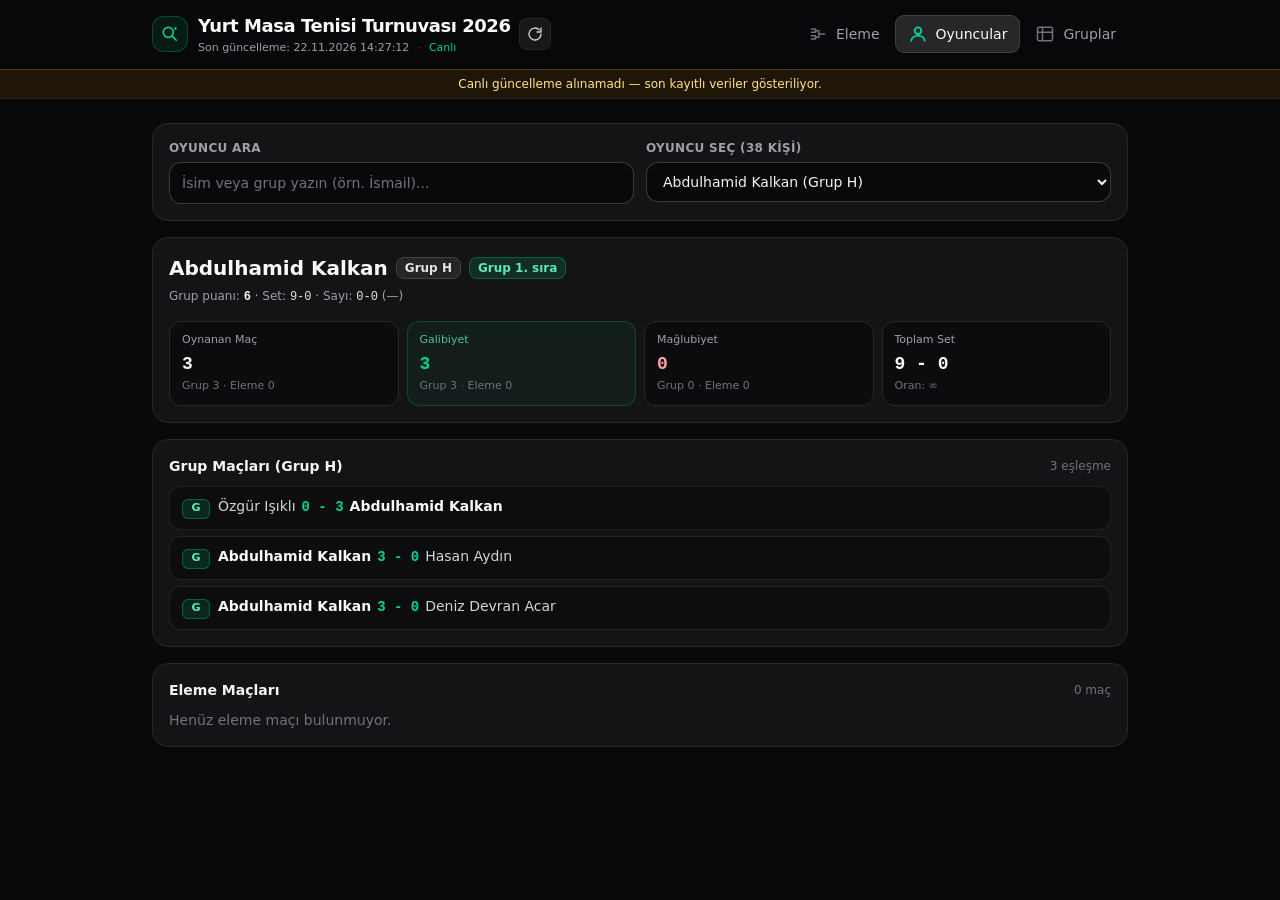
<file: oyuncular/index.html>
<!DOCTYPE html><html lang="tr" class="dark h-full antialiased"><head><meta charSet="utf-8"/><meta name="viewport" content="width=device-width, initial-scale=1"/><link rel="stylesheet" href="/_next/static/chunks/20v9x1-c0m4r9.css" data-precedence="next"/><link rel="preload" as="script" fetchPriority="low" href="/_next/static/chunks/310vm2bl3xxpt.js"/><script src="/_next/static/chunks/1wnov70f88xjy.js" async=""></script><script src="/_next/static/chunks/39_j1bdzreq0m.js" async=""></script><script src="/_next/static/chunks/0c98xzjfks9hq.js" async=""></script><script src="/_next/static/chunks/turbopack-2u1d16houkiyo.js" async=""></script><script src="/_next/static/chunks/2a3-qbj4fn8xt.js" async=""></script><script src="/_next/static/chunks/01yoj8wkhfwgt.js" async=""></script><script src="/_next/static/chunks/3i7s1ncfch68_.js" async=""></script><script src="/_next/static/chunks/0qd-t_c7wv6wr.js" async=""></script><meta name="theme-color" content="#09090b"/><title>Yurt Masa Tenisi Turnuvası 2026</title><meta name="description" content="Masa tenisi turnuvası grup ve eleme sonuçları"/><link rel="icon" href="/favicon.ico?favicon.117ezoe8m31dk.ico" sizes="48x48" type="image/x-icon"/><script src="/_next/static/chunks/0cz1d0mv5g_q7.js" noModule=""></script></head><body class="min-h-full bg-zinc-950 text-zinc-100"><div hidden=""><!--$--><!--/$--></div><div class="flex min-h-dvh flex-col bg-zinc-950 text-zinc-100"><header class="sticky top-0 z-30 border-b border-zinc-800/90 bg-zinc-950/90 backdrop-blur-md"><div class="mx-auto flex w-full max-w-5xl flex-col gap-2 px-3 py-3 sm:px-6 md:flex-row md:items-center md:justify-between"><div class="flex min-w-0 items-center justify-between gap-2"><a class="flex min-w-0 items-center gap-2.5" href="/"><span class="flex h-9 w-9 shrink-0 items-center justify-center rounded-xl border border-emerald-500/30 bg-emerald-500/10 text-emerald-400"><svg viewBox="0 0 24 24" fill="none" stroke="currentColor" stroke-width="1.9" stroke-linecap="round" stroke-linejoin="round" class="h-5 w-5" aria-hidden="true"><circle cx="10" cy="10" r="6"></circle><path d="m14.5 14.5 5 5"></path><circle cx="18.5" cy="5.5" r="1.5" fill="currentColor" stroke="none"></circle></svg></span><div class="min-w-0"><h1 class="truncate text-base font-bold tracking-tight text-zinc-50 sm:text-lg">Yurt Masa Tenisi Turnuvası 2026</h1><div class="flex flex-wrap items-center gap-x-2 gap-y-0.5 text-[11px] text-zinc-400"><span class="tabular-nums">Güncel veriler yükleniyor...</span><span class="text-zinc-700" aria-hidden="true">·</span><span class="font-medium text-emerald-400">Canlı</span></div></div></a><button type="button" title="Sonuçları şimdi yenile" aria-label="Sonuçları şimdi yenile" class="inline-flex h-8 w-8 shrink-0 items-center justify-center rounded-lg border border-zinc-800 bg-zinc-900 text-zinc-300 transition hover:border-zinc-700 hover:text-zinc-100 disabled:opacity-50"><svg viewBox="0 0 24 24" fill="none" stroke="currentColor" stroke-width="2" stroke-linecap="round" stroke-linejoin="round" class="h-4 w-4 " aria-hidden="true"><path d="M21 12a9 9 0 1 1-2.64-6.36"></path><path d="M21 3v6h-6"></path></svg></button></div><nav class="hidden items-center gap-1 md:flex" aria-label="Ana menü"><a class="inline-flex items-center gap-2 rounded-lg px-3 py-2 text-sm font-medium transition text-zinc-400 hover:bg-zinc-900 hover:text-zinc-200" href="/"><span class="text-zinc-500"><svg viewBox="0 0 24 24" fill="none" stroke="currentColor" stroke-width="1.8" stroke-linecap="round" stroke-linejoin="round" class="h-5 w-5" aria-hidden="true"><path d="M4 6h5v4H4M4 14h5v4H4M9 8h4v8H9M13 12h7"></path></svg></span><span>Eleme</span></a><a class="inline-flex items-center gap-2 rounded-lg px-3 py-2 text-sm font-medium transition bg-zinc-800 text-zinc-50 ring-1 ring-zinc-700" href="/oyuncular/"><span class="text-emerald-400"><svg viewBox="0 0 24 24" fill="none" stroke="currentColor" stroke-width="2.2" stroke-linecap="round" stroke-linejoin="round" class="h-5 w-5" aria-hidden="true"><circle cx="12" cy="8" r="4"></circle><path d="M4 20c0-3.3 3.6-6 8-6s8 2.7 8 6"></path></svg></span><span>Oyuncular</span></a><a class="inline-flex items-center gap-2 rounded-lg px-3 py-2 text-sm font-medium transition text-zinc-400 hover:bg-zinc-900 hover:text-zinc-200" href="/gruplar/"><span class="text-zinc-500"><svg viewBox="0 0 24 24" fill="none" stroke="currentColor" stroke-width="1.8" stroke-linecap="round" stroke-linejoin="round" class="h-5 w-5" aria-hidden="true"><rect x="3" y="4" width="18" height="16" rx="2"></rect><path d="M3 10h18M9 4v16"></path></svg></span><span>Gruplar</span></a></nav></div></header><main class="mx-auto w-full max-w-5xl flex-1 px-3 pt-4 pb-24 sm:px-6 sm:pt-6 md:pb-10"><div class="space-y-4"><div class="flex items-center gap-2 text-xs text-zinc-400"><span class="h-2 w-2 animate-pulse rounded-full bg-emerald-400"></span><span>Canlı skorlar yükleniyor...</span></div><div class="grid grid-cols-1 gap-4 lg:grid-cols-2"><div class="h-56 animate-pulse rounded-2xl border border-zinc-800/80 bg-zinc-900/60"></div><div class="h-56 animate-pulse rounded-2xl border border-zinc-800/80 bg-zinc-900/60"></div><div class="h-56 animate-pulse rounded-2xl border border-zinc-800/80 bg-zinc-900/60"></div><div class="h-56 animate-pulse rounded-2xl border border-zinc-800/80 bg-zinc-900/60"></div></div></div></main><nav aria-label="Mobil navigasyon" class="fixed inset-x-0 bottom-0 z-40 border-t border-zinc-800/90 bg-zinc-950/95 pb-[env(safe-area-inset-bottom)] backdrop-blur-md md:hidden"><div class="mx-auto grid max-w-lg grid-cols-3"><a class="relative flex flex-col items-center justify-center gap-1 py-2.5 text-[11px] font-medium transition text-zinc-400 active:text-zinc-200" href="/"><span><svg viewBox="0 0 24 24" fill="none" stroke="currentColor" stroke-width="1.8" stroke-linecap="round" stroke-linejoin="round" class="h-5 w-5" aria-hidden="true"><path d="M4 6h5v4H4M4 14h5v4H4M9 8h4v8H9M13 12h7"></path></svg></span><span>Eleme</span></a><a class="relative flex flex-col items-center justify-center gap-1 py-2.5 text-[11px] font-medium transition text-emerald-400" href="/oyuncular/"><span class="absolute top-0 h-0.5 w-10 rounded-full bg-emerald-400"></span><span><svg viewBox="0 0 24 24" fill="none" stroke="currentColor" stroke-width="2.2" stroke-linecap="round" stroke-linejoin="round" class="h-5 w-5" aria-hidden="true"><circle cx="12" cy="8" r="4"></circle><path d="M4 20c0-3.3 3.6-6 8-6s8 2.7 8 6"></path></svg></span><span>Oyuncular</span></a><a class="relative flex flex-col items-center justify-center gap-1 py-2.5 text-[11px] font-medium transition text-zinc-400 active:text-zinc-200" href="/gruplar/"><span><svg viewBox="0 0 24 24" fill="none" stroke="currentColor" stroke-width="1.8" stroke-linecap="round" stroke-linejoin="round" class="h-5 w-5" aria-hidden="true"><rect x="3" y="4" width="18" height="16" rx="2"></rect><path d="M3 10h18M9 4v16"></path></svg></span><span>Gruplar</span></a></div></nav></div><script id="_R_">(globalThis["TURBOPACK"] || (globalThis["TURBOPACK"] = [])).push({"otherChunks":["static/chunks/310vm2bl3xxpt.js","static/chunks/1wnov70f88xjy.js","static/chunks/39_j1bdzreq0m.js","static/chunks/0c98xzjfks9hq.js"],"runtimeModuleIds":[94553]});</script><script src="/_next/static/chunks/310vm2bl3xxpt.js" async=""></script><script>(self.__next_f=self.__next_f||[]).push([0])</script><script>self.__next_f.push([1,"1:\"$Sreact.fragment\"\n4:\"/_next/static/chunks/2a3-qbj4fn8xt.js\"\n5:\"/_next/static/chunks/01yoj8wkhfwgt.js\"\n6:I[39756,[\"$4\",\"$5\"],\"default\"]\n7:I[37457,[\"$4\",\"$5\"],\"default\"]\na:I[47257,[\"$4\",\"$5\"],\"ClientPageRoot\"]\nb:\"/_next/static/chunks/3i7s1ncfch68_.js\"\nc:I[99114,[\"$4\",\"$5\",\"$b\"],\"default\"]\nf:I[97367,[\"$4\",\"$5\"],\"OutletBoundary\"]\n10:\"$Sreact.suspense\"\n12:\"ViewportBoundary\"\n13:I[97367,[\"$4\",\"$5\"],\"$12\"]\n15:\"MetadataBoundary\"\n16:I[97367,[\"$4\",\"$5\"],\"$15\"]\n18:I[68027,[\"$4\",\"$5\"],\"default\",1]\n:HL[\"/_next/static/chunks/20v9x1-c0m4r9.css\",\"style\"]\n8:X\n9:[[\"children\",{\"s\":\"__PAGE__\",\"h\":512,\"d\":{\"r\":[\"$\",\"$1\",\"c\",{\"children\":[[\"$\",\"$La\",null,{\"Component\":\"$c\",\"serverProvidedParams\":{\"searchParams\":{},\"params\":{},\"promises\":[\"$@d\",\"$@e\"]}}],[[\"$\",\"script\",\"script-0\",{\"src\":\"/_next/static/chunks/3i7s1ncfch68_.js\",\"async\":true,\"nonce\":\"$undefined\"}]],[\"$\",\"$Lf\",null,{\"children\":[\"$\",\"$10\",null,{\"name\":\"Next.MetadataOutlet\",\"children\":\"$@11\"}]}]]}],\"p\":false,\"v\":null}}]]\n3:[[\"children\",{\"s\":\"oyuncular\",\"h\":512,\"d\":{\"r\":[\"$\",\"$1\",\"c\",{\"children\":[null,[\"$\",\"$L6\",null,{\"parallelRouterKey\":\"children\",\"error\":\"$undefined\",\"errorStyles\":\"$undefined\",\"errorScripts\":\"$undefined\",\"template\":[\"$\",\"$L7\",null,{}],\"templateStyles\":\"$undefined\",\"templateScripts\":\"$undefined\",\"notFound\":\"$undefined\",\"forbidden\":\"$undefined\",\"unauthorized\":\"$undefined\"}]]}],\"p\":false,\"v\":\"$8\"},\"c\":\"$Q9\"}]]\n0:{\"P\":null,\"c\":[\"\",\"oyuncular\",\"\"],\"q\":\"\",\"i\":false,\"t\":{\"t\":{\"s\":\"\",\"h\":528,\"d\":{\"r\":[\"$\",\"$1\",\"c\",{\"children\":[[[\"$\",\"link\",\"0\",{\"rel\":\"stylesheet\",\"href\":\"/_next/static/chunks/20v9x1-c0m4r9.css\",\"precedence\":\"next\",\"crossOrigin\":\"$undefined\",\"nonce\":\"$undefined\"}],[\"$\",\"script\",\"script-0\",{\"src\":\"/_next/static/chunks/2a3-qbj4fn8xt.js\",\"async\":true,\"nonce\":\"$undefined\"}],[\"$\",\"script\",\"script-1\",{\"src\":\"/_next/static/chunks/01yoj8wkhfwgt.js\",\"async\":true,\"nonce\":\"$undefined\"}]],\"$L2\"]}],\"p\":false,\"v\":null},\"c\":\"$Q3\"},\"h\":{\"r\":[\"$\",\"$1\",\"h\",{\"children\":[null,[\"$\",\"$L13\",null,{\"children\":\"$L14\"}],[\"$\",\"$L16\",null,{\"children\":[[\"$\",\"div\",null,{\"hidden\":true,\"children\":[\"$\",\"$10\",null,{\"name\":\"Next.Metadata\",\"children\":\"$L17\"}]}],null]}],null]}],\"p\":false,\"v\":null}},\"m\":\"$undefined\",\"G\":[\"$18\",[[\"$\",\"link\",\"0\",{\"rel\":\"stylesheet\",\"href\":\"/_next/static/chunks/20v9x1-c0m4r9.css\",\"precedence\":\"next\",\"crossOrigin\":\"$undefined\",\"nonce\":\"$undefined\"}]]],\"S\":true,\"r\":\"$undefined\",\"s\":\"$undefined\",\"a\":\"$undefined\",\"l\":\"$undefined\",\"p\":\"$undefined\",\"d\":\"$undefined\",\"b\":\"OwrdweSn-g37NxeokJc1y\"}\n8:C\nd:{}\ne:\"$9:0:1:d:r:props:children:0:props:serverProvidedParams:params\"\n14:[[\"$\",\"meta\",\"0\",{\"charSet\":\"utf-8\"}],[\"$\",\"meta\",\"1\",{\"name\":\"viewport\",\"content\":\"width=device-width, initial-scale=1\"}],[\"$\",\"meta\",\"2\",{\"name\":\"theme-color\",\"content\":\"#09090b\"}]]\n19:I[27201,[\"$4\",\"$5\"],\"IconMark\"]\n11:null\n17:[[\"$\",\"title\",\"0\",{\"children\":\"Yurt Masa Tenisi Turnuvası 2026\"}],[\"$\",\"meta\",\"1\",{\"name\":\"description\",\"content\":\"Masa tenisi turnuvası grup ve eleme sonuçları\"}],[\"$\",\"link\",\"2\",{\"rel\":\"icon\",\"href\":\"/favicon.ico?favicon.117ezoe8m31dk.ico\",\"sizes\":\"48x48\",\"type\":\"image/x-icon\"}],[\"$\",\"$L19\",\"3\",{}]]\n"])</script><script>self.__next_f.push([1,"1a:\"TournamentProvider\"\n1b:I[56889,[\"$4\",\"$5\"],\"$1a\"]\n2:[\"$\",\"html\",null,{\"lang\":\"tr\",\"className\":\"dark h-full antialiased\",\"children\":[\"$\",\"body\",null,{\"className\":\"min-h-full bg-zinc-950 text-zinc-100\",\"children\":[\"$\",\"$L1b\",null,{\"initialData\":{\"players\":[{\"name\":\"Abdulhamid Kalkan\",\"key\":\"abdulhamid kalkan\",\"group\":\"H\",\"line\":29},{\"name\":\"Abdulkerim Bakay\",\"key\":\"abdulkerim bakay\",\"group\":\"G\",\"line\":26},{\"name\":\"Abdurrezzak Özgül\",\"key\":\"abdurrezzak ozgul\",\"group\":\"A\",\"line\":3},{\"name\":\"Arda Kaymakçı\",\"key\":\"arda kaymakci\",\"group\":\"E\",\"line\":17},{\"name\":\"Arif Kiraz\",\"key\":\"arif kiraz\",\"group\":\"G\",\"line\":25},{\"name\":\"Ayhan Birinci\",\"key\":\"ayhan birinci\",\"group\":\"G\",\"line\":24},{\"name\":\"Baki Eren Yılmaz\",\"key\":\"baki eren yilmaz\",\"group\":\"G\",\"line\":27},{\"name\":\"Baran Ergenç\",\"key\":\"baran ergenc\",\"group\":\"B\",\"line\":7},{\"name\":\"Berkehan Özkurt\",\"key\":\"berkehan ozkurt\",\"group\":\"İ\",\"line\":37},{\"name\":\"Caner Dikmen\",\"key\":\"caner dikmen\",\"group\":\"F\",\"line\":22},{\"name\":\"Çağrı Demir\",\"key\":\"cagri demir\",\"group\":\"I\",\"line\":32},{\"name\":\"Deniz Devran Acar\",\"key\":\"deniz devran acar\",\"group\":\"H\",\"line\":31},{\"name\":\"Diyar Allıhan\",\"key\":\"diyar allihan\",\"group\":\"İ\",\"line\":36},{\"name\":\"Efe Akgül\",\"key\":\"efe akgul\",\"group\":\"A\",\"line\":4},{\"name\":\"Ege Elmas\",\"key\":\"ege elmas\",\"group\":\"F\",\"line\":21},{\"name\":\"Ege Kobal\",\"key\":\"ege kobal\",\"group\":\"İ\",\"line\":39},{\"name\":\"Ege Şentürk\",\"key\":\"ege senturk\",\"group\":\"F\",\"line\":23},{\"name\":\"Furkan Kulle\",\"key\":\"furkan kulle\",\"group\":\"E\",\"line\":19},{\"name\":\"Hasan Aydın\",\"key\":\"hasan aydin\",\"group\":\"H\",\"line\":30},{\"name\":\"İsmail Baydemir\",\"key\":\"ismail baydemir\",\"group\":\"C\",\"line\":10},{\"name\":\"İsmail Çil\",\"key\":\"ismail cil\",\"group\":\"C\",\"line\":11},{\"name\":\"Mahir Zarei\",\"key\":\"mahir zarei\",\"group\":\"D\",\"line\":14},{\"name\":\"Mehmet Ali Eğilcim\",\"key\":\"mehmet ali egilcim\",\"group\":\"I\",\"line\":34},{\"name\":\"Mehmet Ersoy\",\"key\":\"mehmet ersoy\",\"group\":\"A\",\"line\":2},{\"name\":\"Mert Bayhan\",\"key\":\"mert bayhan\",\"group\":\"B\",\"line\":6},{\"name\":\"Muhammed Mustafa Oruç\",\"key\":\"muhammed mustafa oruc\",\"group\":\"B\",\"line\":5},{\"name\":\"Muhammet Emin Koldemir\",\"key\":\"muhammet emin koldemir\",\"group\":\"F\",\"line\":20},{\"name\":\"Muhammet Enes Yılmaz\",\"key\":\"muhammet enes yilmaz\",\"group\":\"C\",\"line\":9},{\"name\":\"Ömer Faruk Koç\",\"key\":\"omer faruk koc\",\"group\":\"E\",\"line\":16},{\"name\":\"Ömer Yetgil\",\"key\":\"omer yetgil\",\"group\":\"D\",\"line\":15},{\"name\":\"Ömür Yıldırım\",\"key\":\"omur yildirim\",\"group\":\"D\",\"line\":12},{\"name\":\"Özgür Işıklı\",\"key\":\"ozgur isikli\",\"group\":\"H\",\"line\":28},{\"name\":\"Recep Balım\",\"key\":\"recep balim\",\"group\":\"C\",\"line\":8},{\"name\":\"Sefa Can Saymak\",\"key\":\"sefa can saymak\",\"group\":\"D\",\"line\":13},{\"name\":\"Taha Alp Yıldırım\",\"key\":\"taha alp yildirim\",\"group\":\"E\",\"line\":18},{\"name\":\"Tuna Han Yurdakul\",\"key\":\"tuna han yurdakul\",\"group\":\"I\",\"line\":35},{\"name\":\"Umut Demiray\",\"key\":\"umut demiray\",\"group\":\"I\",\"line\":33},{\"name\":\"Yusuf İnce\",\"key\":\"yusuf ince\",\"group\":\"İ\",\"line\":38}],\"groups\":[{\"name\":\"A\",\"players\":[\"$2:props:children:props:children:props:initialData:players:23\",\"$2:props:children:props:children:props:initialData:players:2\",\"$2:props:children:props:children:props:initialData:players:13\"],\"standings\":[{\"key\":\"mehmet ersoy\",\"name\":\"Mehmet Ersoy\",\"rank\":1,\"played\":2,\"won\":2,\"lost\":0,\"walkoverLosses\":0,\"points\":4,\"setsWon\":6,\"setsLost\":2,\"pointsWon\":0,\"pointsLost\":0,\"tieNote\":null,\"unresolvedTie\":false},{\"key\":\"abdurrezzak ozgul\",\"name\":\"Abdurrezzak Özgül\",\"rank\":2,\"played\":2,\"won\":1,\"lost\":1,\"walkoverLosses\":0,\"points\":3,\"setsWon\":5,\"setsLost\":3,\"pointsWon\":0,\"pointsLost\":0,\"tieNote\":null,\"unresolvedTie\":false},{\"key\":\"efe akgul\",\"name\":\"Efe Akgül\",\"rank\":3,\"played\":2,\"won\":0,\"lost\":2,\"walkoverLosses\":0,\"points\":2,\"setsWon\":0,\"setsLost\":6,\"pointsWon\":0,\"pointsLost\":0,\"tieNote\":null,\"unresolvedTie\":false}],\"matches\":[{\"id\":\"m2\",\"line\":2,\"stage\":\"grup\",\"group\":\"A\",\"round\":\"\",\"p1\":\"Mehmet Ersoy\",\"p2\":\"Abdurrezzak Özgül\",\"p1Key\":\"mehmet ersoy\",\"p2Key\":\"abdurrezzak ozgul\",\"sets\":[],\"setsWon\":[3,2],\"winner\":1,\"status\":\"played\",\"walkover\":false,\"bye\":false,\"tbd\":false,\"note\":\"\",\"rawSetScore\":\"3-2\",\"rawScore\":\"\",\"updatedAt\":\"2026-11-21 15:46:00\",\"errors\":[],\"warnings\":[]},{\"id\":\"m3\",\"line\":3,\"stage\":\"grup\",\"group\":\"A\",\"round\":\"\",\"p1\":\"Mehmet Ersoy\",\"p2\":\"Efe Akgül\",\"p1Key\":\"mehmet ersoy\",\"p2Key\":\"efe akgul\",\"sets\":[],\"setsWon\":[3,0],\"winner\":1,\"status\":\"played\",\"walkover\":false,\"bye\":false,\"tbd\":false,\"note\":\"\",\"rawSetScore\":\"3-0\",\"rawScore\":\"\",\"updatedAt\":\"2026-11-21 15:46:00\",\"errors\":[],\"warnings\":[]},{\"id\":\"m4\",\"line\":4,\"stage\":\"grup\",\"group\":\"A\",\"round\":\"\",\"p1\":\"Abdurrezzak Özgül\",\"p2\":\"Efe Akgül\",\"p1Key\":\"abdurrezzak ozgul\",\"p2Key\":\"efe akgul\",\"sets\":[],\"setsWon\":[3,0],\"winner\":1,\"status\":\"played\",\"walkover\":false,\"bye\":false,\"tbd\":false,\"note\":\"\",\"rawSetScore\":\"3-0\",\"rawScore\":\"\",\"updatedAt\":\"2026-11-21 15:46:00\",\"errors\":[],\"warnings\":[]}],\"totalFixtures\":3,\"countedMatches\":3,\"qualifiersPerGroup\":2},{\"name\":\"B\",\"players\":[\"$2:props:children:props:children:props:initialData:players:25\",\"$2:props:children:props:children:props:initialData:players:24\",\"$2:props:children:props:children:props:initialData:players:7\"],\"standings\":[{\"key\":\"muhammed mustafa oruc\",\"name\":\"Muhammed Mustafa Oruç\",\"rank\":1,\"played\":2,\"won\":2,\"lost\":0,\"walkoverLosses\":0,\"points\":4,\"setsWon\":6,\"setsLost\":1,\"pointsWon\":0,\"pointsLost\":0,\"tieNote\":null,\"unresolvedTie\":false},{\"key\":\"mert bayhan\",\"name\":\"Mert Bayhan\",\"rank\":2,\"played\":2,\"won\":1,\"lost\":1,\"walkoverLosses\":0,\"points\":3,\"setsWon\":4,\"setsLost\":3,\"pointsWon\":0,\"pointsLost\":0,\"tieNote\":null,\"unresolvedTie\":false},{\"key\":\"baran ergenc\",\"name\":\"Baran Ergenç\",\"rank\":3,\"played\":2,\"won\":0,\"lost\":2,\"walkoverLosses\":0,\"points\":2,\"setsWon\":0,\"setsLost\":6,\"pointsWon\":0,\"pointsLost\":0,\"tieNote\":null,\"unresolvedTie\":false}],\"matches\":[{\"id\":\"m5\",\"line\":5,\"stage\":\"grup\",\"group\":\"B\",\"round\":\"\",\"p1\":\"Muhammed Mustafa Oruç\",\"p2\":\"Mert Bayhan\",\"p1Key\":\"muhammed mustafa oruc\",\"p2Key\":\"mert bayhan\",\"sets\":[],\"setsWon\":[3,1],\"winner\":1,\"status\":\"played\",\"walkover\":false,\"bye\":false,\"tbd\":false,\"note\":\"\",\"rawSetScore\":\"3-1\",\"rawScore\":\"\",\"updatedAt\":\"2026-11-21 15:46:00\",\"errors\":[],\"warnings\":[]},{\"id\":\"m6\",\"line\":6,\"stage\":\"grup\",\"group\":\"B\",\"round\":\"\",\"p1\":\"Muhammed Mustafa Oruç\",\"p2\":\"Baran Ergenç\",\"p1Key\":\"muhammed mustafa oruc\",\"p2Key\":\"baran ergenc\",\"sets\":[],\"setsWon\":[3,0],\"winner\":1,\"status\":\"played\",\"walkover\":false,\"bye\":false,\"tbd\":false,\"note\":\"\",\"rawSetScore\":\"3-0\",\"rawScore\":\"\",\"updatedAt\":\"2026-11-21 15:46:00\",\"errors\":[],\"warnings\":[]},{\"id\":\"m7\",\"line\":7,\"stage\":\"grup\",\"group\":\"B\",\"round\":\"\",\"p1\":\"Mert Bayhan\",\"p2\":\"Baran Ergenç\",\"p1Key\":\"mert bayhan\",\"p2Key\":\"baran ergenc\",\"sets\":[],\"setsWon\":[3,0],\"winner\":1,\"status\":\"played\",\"walkover\":false,\"bye\":false,\"tbd\":false,\"note\":\"\",\"rawSetScore\":\"3-0\",\"rawScore\":\"\",\"updatedAt\":\"2026-11-21 15:46:00\",\"errors\":[],\"warnings\":[]}],\"totalFixtures\":3,\"countedMatches\":3,\"qualifiersPerGroup\":2},{\"name\":\"C\",\"players\":[\"$2:props:children:props:children:props:initialData:players:32\",\"$2:props:children:props:children:props:initialData:players:27\",\"$2:props:children:props:children:props:initialData:players:19\",\"$2:props:children:props:children:props:initialData:players:20\"],\"standings\":[{\"key\":\"recep balim\",\"name\":\"Recep Balım\",\"rank\":1,\"played\":3,\"won\":3,\"lost\":0,\"walkoverLosses\":0,\"points\":6,\"setsWon\":9,\"setsLost\":0,\"pointsWon\":0,\"pointsLost\":0,\"tieNote\":null,\"unresolvedTie\":false},{\"key\":\"ismail cil\",\"name\":\"İsmail Çil\",\"rank\":2,\"played\":3,\"won\":2,\"lost\":1,\"walkoverLosses\":0,\"points\":5,\"setsWon\":6,\"setsLost\":4,\"pointsWon\":0,\"pointsLost\":0,\"tieNote\":null,\"unresolvedTie\":false},{\"key\":\"muhammet enes yilmaz\",\"name\":\"Muhammet Enes Yılmaz\",\"rank\":3,\"played\":3,\"won\":1,\"lost\":2,\"walkoverLosses\":0,\"points\":4,\"setsWon\":4,\"setsLost\":6,\"pointsWon\":0,\"pointsLost\":0,\"tieNote\":null,\"unresolvedTie\":false},{\"key\":\"ismail baydemir\",\"name\":\"İsmail Baydemir\",\"rank\":4,\"played\":3,\"won\":0,\"lost\":3,\"walkoverLosses\":2,\"points\":1,\"setsWon\":0,\"setsLost\":9,\"pointsWon\":0,\"pointsLost\":0,\"tieNote\":null,\"unresolvedTie\":false}],\"matches\":[{\"id\":\"m8\",\"line\":8,\"stage\":\"grup\",\"group\":\"C\",\"round\":\"\",\"p1\":\"Recep Balım\",\"p2\":\"Muhammet Enes Yılmaz\",\"p1Key\":\"recep balim\",\"p2Key\":\"muhammet enes yilmaz\",\"sets\":[],\"setsWon\":[3,0],\"winner\":1,\"status\":\"played\",\"walkover\":false,\"bye\":false,\"tbd\":false,\"note\":\"\",\"rawSetScore\":\"3-0\",\"rawScore\":\"\",\"updatedAt\":\"2026-11-21 15:46:00\",\"errors\":[],\"warnings\":[]},{\"id\":\"m9\",\"line\":9,\"stage\":\"grup\",\"group\":\"C\",\"round\":\"\",\"p1\":\"Recep Balım\",\"p2\":\"İsmail Baydemir\",\"p1Key\":\"recep balim\",\"p2Key\":\"ismail baydemir\",\"sets\":[],\"setsWon\":[3,0],\"winner\":1,\"status\":\"played\",\"walkover\":false,\"bye\":false,\"tbd\":false,\"note\":\"\",\"rawSetScore\":\"3-0\",\"rawScore\":\"\",\"updatedAt\":\"2026-11-21 15:46:00\",\"errors\":[],\"warnings\":[]},{\"id\":\"m10\",\"line\":10,\"stage\":\"grup\",\"group\":\"C\",\"round\":\"\",\"p1\":\"Recep Balım\",\"p2\":\"İsmail Çil\",\"p1Key\":\"recep balim\",\"p2Key\":\"ismail cil\",\"sets\":[],\"setsWon\":[3,0],\"winner\":1,\"status\":\"played\",\"walkover\":false,\"bye\":false,\"tbd\":false,\"note\":\"\",\"rawSetScore\":\"3-0\",\"rawScore\":\"\",\"updatedAt\":\"2026-11-21 15:46:00\",\"errors\":[],\"warnings\":[]},{\"id\":\"m11\",\"line\":11,\"stage\":\"grup\",\"group\":\"C\",\"round\":\"\",\"p1\":\"Muhammet Enes Yılmaz\",\"p2\":\"İsmail Baydemir\",\"p1Key\":\"muhammet enes yilmaz\",\"p2Key\":\"ismail baydemir\",\"sets\":[],\"setsWon\":[3,0],\"winner\":1,\"status\":\"walkover\",\"walkover\":true,\"bye\":false,\"tbd\":false,\"note\":\"HUKMEN1\",\"rawSetScore\":\"\",\"rawScore\":\"\",\"updatedAt\":\"2026-11-21 15:46:00\",\"errors\":[],\"warnings\":[]},{\"id\":\"m12\",\"line\":12,\"stage\":\"grup\",\"group\":\"C\",\"round\":\"\",\"p1\":\"Muhammet Enes Yılmaz\",\"p2\":\"İsmail Çil\",\"p1Key\":\"muhammet enes yilmaz\",\"p2Key\":\"ismail cil\",\"sets\":[],\"setsWon\":[1,3],\"winner\":2,\"status\":\"played\",\"walkover\":false,\"bye\":false,\"tbd\":false,\"note\":\"\",\"rawSetScore\":\"1-3\",\"rawScore\":\"\",\"updatedAt\":\"2026-11-21 15:46:00\",\"errors\":[],\"warnings\":[]},{\"id\":\"m13\",\"line\":13,\"stage\":\"grup\",\"group\":\"C\",\"round\":\"\",\"p1\":\"İsmail Baydemir\",\"p2\":\"İsmail Çil\",\"p1Key\":\"ismail baydemir\",\"p2Key\":\"ismail cil\",\"sets\":[],\"setsWon\":[0,3],\"winner\":2,\"status\":\"walkover\",\"walkover\":true,\"bye\":false,\"tbd\":false,\"note\":\"HUKMEN2\",\"rawSetScore\":\"\",\"rawScore\":\"\",\"updatedAt\":\"2026-11-21 15:46:00\",\"errors\":[],\"warnings\":[]}],\"totalFixtures\":6,\"countedMatches\":6,\"qualifiersPerGroup\":2},{\"name\":\"D\",\"players\":[\"$2:props:children:props:children:props:initialData:players:30\",\"$2:props:children:props:children:props:initialData:players:33\",\"$2:props:children:props:children:props:initialData:players:21\",\"$2:props:children:props:children:props:initialData:players:29\"],\"standings\":[{\"key\":\"omur yildirim\",\"name\":\"Ömür Yıldırım\",\"rank\":1,\"played\":3,\"won\":3,\"lost\":0,\"walkoverLosses\":0,\"points\":6,\"setsWon\":9,\"setsLost\":2,\"pointsWon\":0,\"pointsLost\":0,\"tieNote\":null,\"unresolvedTie\":false},{\"key\":\"sefa can saymak\",\"name\":\"Sefa Can Saymak\",\"rank\":2,\"played\":3,\"won\":2,\"lost\":1,\"walkoverLosses\":0,\"points\":5,\"setsWon\":6,\"setsLost\":3,\"pointsWon\":0,\"pointsLost\":0,\"tieNote\":null,\"unresolvedTie\":false},{\"key\":\"mahir zarei\",\"name\":\"Mahir Zarei\",\"rank\":3,\"played\":3,\"won\":1,\"lost\":2,\"walkoverLosses\":0,\"points\":4,\"setsWon\":3,\"setsLost\":7,\"pointsWon\":0,\"pointsLost\":0,\"tieNote\":null,\"unresolvedTie\":false},{\"key\":\"omer yetgil\",\"name\":\"Ömer Yetgil\",\"rank\":4,\"played\":3,\"won\":0,\"lost\":3,\"walkoverLosses\":1,\"points\":2,\"setsWon\":3,\"setsLost\":9,\"pointsWon\":0,\"pointsLost\":0,\"tieNote\":null,\"unresolvedTie\":false}],\"matches\":[{\"id\":\"m14\",\"line\":14,\"stage\":\"grup\",\"group\":\"D\",\"round\":\"\",\"p1\":\"Ömür Yıldırım\",\"p2\":\"Sefa Can Saymak\",\"p1Key\":\"omur yildirim\",\"p2Key\":\"sefa can saymak\",\"sets\":[],\"setsWon\":[3,0],\"winner\":1,\"status\":\"played\",\"walkover\":false,\"bye\":false,\"tbd\":false,\"note\":\"\",\"rawSetScore\":\"3-0\",\"rawScore\":\"\",\"updatedAt\":\"2026-11-21 15:46:00\",\"errors\":[],\"warnings\":[]},{\"id\":\"m15\",\"line\":15,\"stage\":\"grup\",\"group\":\"D\",\"round\":\"\",\"p1\":\"Ömür Yıldırım\",\"p2\":\"Mahir Zarei\",\"p1Key\":\"omur yildirim\",\"p2Key\":\"mahir zarei\",\"sets\":[],\"setsWon\":[3,0],\"winner\":1,\"status\":\"played\",\"walkover\":false,\"bye\":false,\"tbd\":false,\"note\":\"\",\"rawSetScore\":\"3-0\",\"rawScore\":\"\",\"updatedAt\":\"2026-11-21 15:46:00\",\"errors\":[],\"warnings\":[]},{\"id\":\"m16\",\"line\":16,\"stage\":\"grup\",\"group\":\"D\",\"round\":\"\",\"p1\":\"Ömür Yıldırım\",\"p2\":\"Ömer Yetgil\",\"p1Key\":\"omur yildirim\",\"p2Key\":\"omer yetgil\",\"sets\":[],\"setsWon\":[3,2],\"winner\":1,\"status\":\"played\",\"walkover\":false,\"bye\":false,\"tbd\":false,\"note\":\"\",\"rawSetScore\":\"3-2\",\"rawScore\":\"\",\"updatedAt\":\"2026-11-21 15:46:00\",\"errors\":[],\"warnings\":[]},{\"id\":\"m17\",\"line\":17,\"stage\":\"grup\",\"group\":\"D\",\"round\":\"\",\"p1\":\"Sefa Can Saymak\",\"p2\":\"Mahir Zarei\",\"p1Key\":\"sefa can saymak\",\"p2Key\":\"mahir zarei\",\"sets\":[],\"setsWon\":[3,0],\"winner\":1,\"status\":\"played\",\"walkover\":false,\"bye\":false,\"tbd\":false,\"note\":\"\",\"rawSetScore\":\"3-0\",\"rawScore\":\"\",\"updatedAt\":\"2026-11-21 15:46:00\",\"errors\":[],\"warnings\":[]},{\"id\":\"m18\",\"line\":18,\"stage\":\"grup\",\"group\":\"D\",\"round\":\"\",\"p1\":\"Sefa Can Saymak\",\"p2\":\"Ömer Yetgil\",\"p1Key\":\"sefa can saymak\",\"p2Key\":\"omer yetgil\",\"sets\":[],\"setsWon\":[3,0],\"winner\":1,\"status\":\"walkover\",\"walkover\":true,\"bye\":false,\"tbd\":false,\"note\":\"HUKMEN1\",\"rawSetScore\":\"\",\"rawScore\":\"\",\"updatedAt\":\"2026-11-21 15:46:00\",\"errors\":[],\"warnings\":[]},{\"id\":\"m19\",\"line\":19,\"stage\":\"grup\",\"group\":\"D\",\"round\":\"\",\"p1\":\"Mahir Zarei\",\"p2\":\"Ömer Yetgil\",\"p1Key\":\"mahir zarei\",\"p2Key\":\"omer yetgil\",\"sets\":[],\"setsWon\":[3,1],\"winner\":1,\"status\":\"played\",\"walkover\":false,\"bye\":false,\"tbd\":false,\"note\":\"\",\"rawSetScore\":\"3-1\",\"rawScore\":\"\",\"updatedAt\":\"2026-11-21 15:46:00\",\"errors\":[],\"warnings\":[]}],\"totalFixtures\":6,\"countedMatches\":6,\"qualifiersPerGroup\":2},{\"name\":\"E\",\"players\":[\"$2:props:children:props:children:props:initialData:players:28\",\"$2:props:children:props:children:props:initialData:players:3\",\"$2:props:children:props:children:props:initialData:players:34\",\"$2:props:children:props:children:props:initialData:players:17\"],\"standings\":[{\"key\":\"arda kaymakci\",\"name\":\"Arda Kaymakçı\",\"rank\":1,\"played\":3,\"won\":3,\"lost\":0,\"walkoverLosses\":0,\"points\":6,\"setsWon\":9,\"setsLost\":0,\"pointsWon\":0,\"pointsLost\":0,\"tieNote\":null,\"unresolvedTie\":false},{\"key\":\"omer faruk koc\",\"name\":\"Ömer Faruk Koç\",\"rank\":2,\"played\":3,\"won\":2,\"lost\":1,\"walkoverLosses\":0,\"points\":5,\"setsWon\":6,\"setsLost\":5,\"pointsWon\":0,\"pointsLost\":0,\"tieNote\":null,\"unresolvedTie\":false},{\"key\":\"taha alp yildirim\",\"name\":\"Taha Alp Yıldırım\",\"rank\":3,\"played\":3,\"won\":1,\"lost\":2,\"walkoverLosses\":0,\"points\":4,\"setsWon\":5,\"setsLost\":7,\"pointsWon\":0,\"pointsLost\":0,\"tieNote\":null,\"unresolvedTie\":false},{\"key\":\"furkan kulle\",\"name\":\"Furkan Kulle\",\"rank\":4,\"played\":3,\"won\":0,\"lost\":3,\"walkoverLosses\":0,\"points\":3,\"setsWon\":1,\"setsLost\":9,\"pointsWon\":0,\"pointsLost\":0,\"tieNote\":null,\"unresolvedTie\":false}],\"matches\":[{\"id\":\"m20\",\"line\":20,\"stage\":\"grup\",\"group\":\"E\",\"round\":\"\",\"p1\":\"Ömer Faruk Koç\",\"p2\":\"Arda Kaymakçı\",\"p1Key\":\"omer faruk koc\",\"p2Key\":\"arda kaymakci\",\"sets\":[],\"setsWon\":[0,3],\"winner\":2,\"status\":\"played\",\"walkover\":false,\"bye\":false,\"tbd\":false,\"note\":\"\",\"rawSetScore\":\"0-3\",\"rawScore\":\"\",\"updatedAt\":\"2026-11-21 15:46:00\",\"errors\":[],\"warnings\":[]},{\"id\":\"m21\",\"line\":21,\"stage\":\"grup\",\"group\":\"E\",\"round\":\"\",\"p1\":\"Ömer Faruk Koç\",\"p2\":\"Taha Alp Yıldırım\",\"p1Key\":\"omer faruk koc\",\"p2Key\":\"taha alp yildirim\",\"sets\":[],\"setsWon\":[3,2],\"winner\":1,\"status\":\"played\",\"walkover\":false,\"bye\":false,\"tbd\":false,\"note\":\"\",\"rawSetScore\":\"3-2\",\"rawScore\":\"\",\"updatedAt\":\"2026-11-21 15:46:00\",\"errors\":[],\"warnings\":[]},{\"id\":\"m22\",\"line\":22,\"stage\":\"grup\",\"group\":\"E\",\"round\":\"\",\"p1\":\"Ömer Faruk Koç\",\"p2\":\"Furkan Kulle\",\"p1Key\":\"omer faruk koc\",\"p2Key\":\"furkan kulle\",\"sets\":[],\"setsWon\":[3,0],\"winner\":1,\"status\":\"played\",\"walkover\":false,\"bye\":false,\"tbd\":false,\"note\":\"\",\"rawSetScore\":\"3-0\",\"rawScore\":\"\",\"updatedAt\":\"2026-11-21 15:46:00\",\"errors\":[],\"warnings\":[]},{\"id\":\"m23\",\"line\":23,\"stage\":\"grup\",\"group\":\"E\",\"round\":\"\",\"p1\":\"Arda Kaymakçı\",\"p2\":\"Taha Alp Yıldırım\",\"p1Key\":\"arda kaymakci\",\"p2Key\":\"taha alp yildirim\",\"sets\":[],\"setsWon\":[3,0],\"winner\":1,\"status\":\"played\",\"walkover\":false,\"bye\":false,\"tbd\":false,\"note\":\"\",\"rawSetScore\":\"3-0\",\"rawScore\":\"\",\"updatedAt\":\"2026-11-21 15:46:00\",\"errors\":[],\"warnings\":[]},{\"id\":\"m24\",\"line\":24,\"stage\":\"grup\",\"group\":\"E\",\"round\":\"\",\"p1\":\"Arda Kaymakçı\",\"p2\":\"Furkan Kulle\",\"p1Key\":\"arda kaymakci\",\"p2Key\":\"furkan kulle\",\"sets\":[],\"setsWon\":[3,0],\"winner\":1,\"status\":\"played\",\"walkover\":false,\"bye\":false,\"tbd\":false,\"note\":\"\",\"rawSetScore\":\"3-0\",\"rawScore\":\"\",\"updatedAt\":\"2026-11-21 15:46:00\",\"errors\":[],\"warnings\":[]},{\"id\":\"m25\",\"line\":25,\"stage\":\"grup\",\"group\":\"E\",\"round\":\"\",\"p1\":\"Taha Alp Yıldırım\",\"p2\":\"Furkan Kulle\",\"p1Key\":\"taha alp yildirim\",\"p2Key\":\"furkan kulle\",\"sets\":[],\"setsWon\":[3,1],\"winner\":1,\"status\":\"played\",\"walkover\":false,\"bye\":false,\"tbd\":false,\"note\":\"\",\"rawSetScore\":\"3-1\",\"rawScore\":\"\",\"updatedAt\":\"2026-11-21 15:46:00\",\"errors\":[],\"warnings\":[]}],\"totalFixtures\":6,\"countedMatches\":6,\"qualifiersPerGroup\":2},{\"name\":\"F\",\"players\":[\"$2:props:children:props:children:props:initialData:players:26\",\"$2:props:children:props:children:props:initialData:players:14\",\"$2:props:children:props:children:props:initialData:players:9\",\"$2:props:children:props:children:props:initialData:players:16\"],\"standings\":[{\"key\":\"ege elmas\",\"name\":\"Ege Elmas\",\"rank\":1,\"played\":3,\"won\":3,\"lost\":0,\"walkoverLosses\":0,\"points\":6,\"setsWon\":9,\"setsLost\":1,\"pointsWon\":0,\"pointsLost\":0,\"tieNote\":null,\"unresolvedTie\":false},{\"key\":\"caner dikmen\",\"name\":\"Caner Dikmen\",\"rank\":2,\"played\":3,\"won\":2,\"lost\":1,\"walkoverLosses\":0,\"points\":5,\"setsWon\":7,\"setsLost\":3,\"pointsWon\":0,\"pointsLost\":0,\"tieNote\":null,\"unresolvedTie\":false},{\"key\":\"muhammet emin koldemir\",\"name\":\"Muhammet Emin Koldemir\",\"rank\":3,\"played\":3,\"won\":1,\"lost\":2,\"walkoverLosses\":1,\"points\":3,\"setsWon\":3,\"setsLost\":8,\"pointsWon\":0,\"pointsLost\":0,\"tieNote\":null,\"unresolvedTie\":false},{\"key\":\"ege senturk\",\"name\":\"Ege Şentürk\",\"rank\":4,\"played\":3,\"won\":0,\"lost\":3,\"walkoverLosses\":2,\"points\":1,\"setsWon\":2,\"setsLost\":9,\"pointsWon\":0,\"pointsLost\":0,\"tieNote\":null,\"unresolvedTie\":false}],\"matches\":[{\"id\":\"m26\",\"line\":26,\"stage\":\"grup\",\"group\":\"F\",\"round\":\"\",\"p1\":\"Muhammet Emin Koldemir\",\"p2\":\"Ege Elmas\",\"p1Key\":\"muhammet emin koldemir\",\"p2Key\":\"ege elmas\",\"sets\":[],\"setsWon\":[0,3],\"winner\":2,\"status\":\"played\",\"walkover\":false,\"bye\":false,\"tbd\":false,\"note\":\"\",\"rawSetScore\":\"0-3\",\"rawScore\":\"\",\"updatedAt\":\"2026-11-21 15:46:00\",\"errors\":[],\"warnings\":[]},{\"id\":\"m27\",\"line\":27,\"stage\":\"grup\",\"group\":\"F\",\"round\":\"\",\"p1\":\"Muhammet Emin Koldemir\",\"p2\":\"Caner Dikmen\",\"p1Key\":\"muhammet emin koldemir\",\"p2Key\":\"caner dikmen\",\"sets\":[],\"setsWon\":[0,3],\"winner\":2,\"status\":\"walkover\",\"walkover\":true,\"bye\":false,\"tbd\":false,\"note\":\"HUKMEN2\",\"rawSetScore\":\"\",\"rawScore\":\"\",\"updatedAt\":\"2026-11-21 15:46:00\",\"errors\":[],\"warnings\":[]},{\"id\":\"m28\",\"line\":28,\"stage\":\"grup\",\"group\":\"F\",\"round\":\"\",\"p1\":\"Muhammet Emin Koldemir\",\"p2\":\"Ege Şentürk\",\"p1Key\":\"muhammet emin koldemir\",\"p2Key\":\"ege senturk\",\"sets\":[],\"setsWon\":[3,2],\"winner\":1,\"status\":\"played\",\"walkover\":false,\"bye\":false,\"tbd\":false,\"note\":\"\",\"rawSetScore\":\"3-2\",\"rawScore\":\"\",\"updatedAt\":\"2026-11-21 15:46:00\",\"errors\":[],\"warnings\":[]},{\"id\":\"m29\",\"line\":29,\"stage\":\"grup\",\"group\":\"F\",\"round\":\"\",\"p1\":\"Ege Elmas\",\"p2\":\"Caner Dikmen\",\"p1Key\":\"ege elmas\",\"p2Key\":\"caner dikmen\",\"sets\":[],\"setsWon\":[3,1],\"winner\":1,\"status\":\"played\",\"walkover\":false,\"bye\":false,\"tbd\":false,\"note\":\"\",\"rawSetScore\":\"3-1\",\"rawScore\":\"\",\"updatedAt\":\"2026-11-21 15:46:00\",\"errors\":[],\"warnings\":[]},{\"id\":\"m30\",\"line\":30,\"stage\":\"grup\",\"group\":\"F\",\"round\":\"\",\"p1\":\"Ege Elmas\",\"p2\":\"Ege Şentürk\",\"p1Key\":\"ege elmas\",\"p2Key\":\"ege senturk\",\"sets\":[],\"setsWon\":[3,0],\"winner\":1,\"status\":\"walkover\",\"walkover\":true,\"bye\":false,\"tbd\":false,\"note\":\"HUKMEN1\",\"rawSetScore\":\"\",\"rawScore\":\"\",\"updatedAt\":\"2026-11-21 15:46:00\",\"errors\":[],\"warnings\":[]},{\"id\":\"m31\",\"line\":31,\"stage\":\"grup\",\"group\":\"F\",\"round\":\"\",\"p1\":\"Caner Dikmen\",\"p2\":\"Ege Şentürk\",\"p1Key\":\"caner dikmen\",\"p2Key\":\"ege senturk\",\"sets\":[],\"setsWon\":[3,0],\"winner\":1,\"status\":\"walkover\",\"walkover\":true,\"bye\":false,\"tbd\":false,\"note\":\"HUKMEN1\",\"rawSetScore\":\"\",\"rawScore\":\"\",\"updatedAt\":\"2026-11-21 15:46:00\",\"errors\":[],\"warnings\":[]}],\"totalFixtures\":6,\"countedMatches\":6,\"qualifiersPerGroup\":2},{\"name\":\"G\",\"players\":[\"$2:props:children:props:children:props:initialData:players:5\",\"$2:props:children:props:children:props:initialData:players:4\",\"$2:props:children:props:children:props:initialData:players:1\",\"$2:props:children:props:children:props:initialData:players:6\"],\"standings\":[{\"key\":\"arif kiraz\",\"name\":\"Arif Kiraz\",\"rank\":1,\"played\":3,\"won\":3,\"lost\":0,\"walkoverLosses\":0,\"points\":6,\"setsWon\":9,\"setsLost\":1,\"pointsWon\":0,\"pointsLost\":0,\"tieNote\":null,\"unresolvedTie\":false},{\"key\":\"abdulkerim bakay\",\"name\":\"Abdulkerim Bakay\",\"rank\":2,\"played\":3,\"won\":2,\"lost\":1,\"walkoverLosses\":0,\"points\":5,\"setsWon\":7,\"setsLost\":3,\"pointsWon\":0,\"pointsLost\":0,\"tieNote\":null,\"unresolvedTie\":false},{\"key\":\"baki eren yilmaz\",\"name\":\"Baki Eren Yılmaz\",\"rank\":3,\"played\":3,\"won\":1,\"lost\":2,\"walkoverLosses\":0,\"points\":4,\"setsWon\":3,\"setsLost\":6,\"pointsWon\":0,\"pointsLost\":0,\"tieNote\":null,\"unresolvedTie\":false},{\"key\":\"ayhan birinci\",\"name\":\"Ayhan Birinci\",\"rank\":4,\"played\":3,\"won\":0,\"lost\":3,\"walkoverLosses\":3,\"points\":0,\"setsWon\":0,\"setsLost\":9,\"pointsWon\":0,\"pointsLost\":0,\"tieNote\":null,\"unresolvedTie\":false}],\"matches\":[{\"id\":\"m32\",\"line\":32,\"stage\":\"grup\",\"group\":\"G\",\"round\":\"\",\"p1\":\"Ayhan Birinci\",\"p2\":\"Arif Kiraz\",\"p1Key\":\"ayhan birinci\",\"p2Key\":\"arif kiraz\",\"sets\":[],\"setsWon\":[0,3],\"winner\":2,\"status\":\"walkover\",\"walkover\":true,\"bye\":false,\"tbd\":false,\"note\":\"HUKMEN2\",\"rawSetScore\":\"\",\"rawScore\":\"\",\"updatedAt\":\"2026-11-21 15:46:00\",\"errors\":[],\"warnings\":[]},{\"id\":\"m33\",\"line\":33,\"stage\":\"grup\",\"group\":\"G\",\"round\":\"\",\"p1\":\"Ayhan Birinci\",\"p2\":\"Abdulkerim Bakay\",\"p1Key\":\"ayhan birinci\",\"p2Key\":\"abdulkerim bakay\",\"sets\":[],\"setsWon\":[0,3],\"winner\":2,\"status\":\"walkover\",\"walkover\":true,\"bye\":false,\"tbd\":false,\"note\":\"HUKMEN2\",\"rawSetScore\":\"\",\"rawScore\":\"\",\"updatedAt\":\"2026-11-21 15:46:00\",\"errors\":[],\"warnings\":[]},{\"id\":\"m34\",\"line\":34,\"stage\":\"grup\",\"group\":\"G\",\"round\":\"\",\"p1\":\"Ayhan Birinci\",\"p2\":\"Baki Eren Yılmaz\",\"p1Key\":\"ayhan birinci\",\"p2Key\":\"baki eren yilmaz\",\"sets\":[],\"setsWon\":[0,3],\"winner\":2,\"status\":\"walkover\",\"walkover\":true,\"bye\":false,\"tbd\":false,\"note\":\"HUKMEN2\",\"rawSetScore\":\"\",\"rawScore\":\"\",\"updatedAt\":\"2026-11-21 15:46:00\",\"errors\":[],\"warnings\":[]},{\"id\":\"m35\",\"line\":35,\"stage\":\"grup\",\"group\":\"G\",\"round\":\"\",\"p1\":\"Arif Kiraz\",\"p2\":\"Abdulkerim Bakay\",\"p1Key\":\"arif kiraz\",\"p2Key\":\"abdulkerim bakay\",\"sets\":[],\"setsWon\":[3,1],\"winner\":1,\"status\":\"played\",\"walkover\":false,\"bye\":false,\"tbd\":false,\"note\":\"\",\"rawSetScore\":\"3-1\",\"rawScore\":\"\",\"updatedAt\":\"2026-11-21 15:46:00\",\"errors\":[],\"warnings\":[]},{\"id\":\"m36\",\"line\":36,\"stage\":\"grup\",\"group\":\"G\",\"round\":\"\",\"p1\":\"Arif Kiraz\",\"p2\":\"Baki Eren Yılmaz\",\"p1Key\":\"arif kiraz\",\"p2Key\":\"baki eren yilmaz\",\"sets\":[],\"setsWon\":[3,0],\"winner\":1,\"status\":\"played\",\"walkover\":false,\"bye\":false,\"tbd\":false,\"note\":\"\",\"rawSetScore\":\"3-0\",\"rawScore\":\"\",\"updatedAt\":\"2026-11-21 15:46:00\",\"errors\":[],\"warnings\":[]},{\"id\":\"m37\",\"line\":37,\"stage\":\"grup\",\"group\":\"G\",\"round\":\"\",\"p1\":\"Abdulkerim Bakay\",\"p2\":\"Baki Eren Yılmaz\",\"p1Key\":\"abdulkerim bakay\",\"p2Key\":\"baki eren yilmaz\",\"sets\":[],\"setsWon\":[3,0],\"winner\":1,\"status\":\"played\",\"walkover\":false,\"bye\":false,\"tbd\":false,\"note\":\"\",\"rawSetScore\":\"3-0\",\"rawScore\":\"\",\"updatedAt\":\"2026-11-21 15:46:00\",\"errors\":[],\"warnings\":[]}],\"totalFixtures\":6,\"countedMatches\":6,\"qualifiersPerGroup\":2},{\"name\":\"H\",\"players\":[\"$2:props:children:props:children:props:initialData:players:31\",\"$2:props:children:props:children:props:initialData:players:0\",\"$2:props:children:props:children:props:initialData:players:18\",\"$2:props:children:props:children:props:initialData:players:11\"],\"standings\":[{\"key\":\"abdulhamid kalkan\",\"name\":\"Abdulhamid Kalkan\",\"rank\":1,\"played\":3,\"won\":3,\"lost\":0,\"walkoverLosses\":0,\"points\":6,\"setsWon\":9,\"setsLost\":0,\"pointsWon\":0,\"pointsLost\":0,\"tieNote\":null,\"unresolvedTie\":false},{\"key\":\"ozgur isikli\",\"name\":\"Özgür Işıklı\",\"rank\":2,\"played\":3,\"won\":2,\"lost\":1,\"walkoverLosses\":0,\"points\":5,\"setsWon\":6,\"setsLost\":3,\"pointsWon\":0,\"pointsLost\":0,\"tieNote\":null,\"unresolvedTie\":false},{\"key\":\"hasan aydin\",\"name\":\"Hasan Aydın\",\"rank\":3,\"played\":3,\"won\":1,\"lost\":2,\"walkoverLosses\":0,\"points\":4,\"setsWon\":3,\"setsLost\":8,\"pointsWon\":0,\"pointsLost\":0,\"tieNote\":null,\"unresolvedTie\":false},{\"key\":\"deniz devran acar\",\"name\":\"Deniz Devran Acar\",\"rank\":4,\"played\":3,\"won\":0,\"lost\":3,\"walkoverLosses\":0,\"points\":3,\"setsWon\":2,\"setsLost\":9,\"pointsWon\":0,\"pointsLost\":0,\"tieNote\":null,\"unresolvedTie\":false}],\"matches\":[{\"id\":\"m38\",\"line\":38,\"stage\":\"grup\",\"group\":\"H\",\"round\":\"\",\"p1\":\"Özgür Işıklı\",\"p2\":\"Abdulhamid Kalkan\",\"p1Key\":\"ozgur isikli\",\"p2Key\":\"abdulhamid kalkan\",\"sets\":[],\"setsWon\":[0,3],\"winner\":2,\"status\":\"played\",\"walkover\":false,\"bye\":false,\"tbd\":false,\"note\":\"\",\"rawSetScore\":\"0-3\",\"rawScore\":\"\",\"updatedAt\":\"2026-11-21 15:46:00\",\"errors\":[],\"warnings\":[]},{\"id\":\"m39\",\"line\":39,\"stage\":\"grup\",\"group\":\"H\",\"round\":\"\",\"p1\":\"Özgür Işıklı\",\"p2\":\"Hasan Aydın\",\"p1Key\":\"ozgur isikli\",\"p2Key\":\"hasan aydin\",\"sets\":[],\"setsWon\":[3,0],\"winner\":1,\"status\":\"played\",\"walkover\":false,\"bye\":false,\"tbd\":false,\"note\":\"\",\"rawSetScore\":\"3-0\",\"rawScore\":\"\",\"updatedAt\":\"2026-11-21 15:46:00\",\"errors\":[],\"warnings\":[]},{\"id\":\"m40\",\"line\":40,\"stage\":\"grup\",\"group\":\"H\",\"round\":\"\",\"p1\":\"Özgür Işıklı\",\"p2\":\"Deniz Devran Acar\",\"p1Key\":\"ozgur isikli\",\"p2Key\":\"deniz devran acar\",\"sets\":[],\"setsWon\":[3,0],\"winner\":1,\"status\":\"played\",\"walkover\":false,\"bye\":false,\"tbd\":false,\"note\":\"\",\"rawSetScore\":\"3-0\",\"rawScore\":\"\",\"updatedAt\":\"2026-11-21 15:46:00\",\"errors\":[],\"warnings\":[]},{\"id\":\"m41\",\"line\":41,\"stage\":\"grup\",\"group\":\"H\",\"round\":\"\",\"p1\":\"Abdulhamid Kalkan\",\"p2\":\"Hasan Aydın\",\"p1Key\":\"abdulhamid kalkan\",\"p2Key\":\"hasan aydin\",\"sets\":[],\"setsWon\":[3,0],\"winner\":1,\"status\":\"played\",\"walkover\":false,\"bye\":false,\"tbd\":false,\"note\":\"\",\"rawSetScore\":\"3-0\",\"rawScore\":\"\",\"updatedAt\":\"2026-11-21 15:46:00\",\"errors\":[],\"warnings\":[]},{\"id\":\"m42\",\"line\":42,\"stage\":\"grup\",\"group\":\"H\",\"round\":\"\",\"p1\":\"Abdulhamid Kalkan\",\"p2\":\"Deniz Devran Acar\",\"p1Key\":\"abdulhamid kalkan\",\"p2Key\":\"deniz devran acar\",\"sets\":[],\"setsWon\":[3,0],\"winner\":1,\"status\":\"played\",\"walkover\":false,\"bye\":false,\"tbd\":false,\"note\":\"\",\"rawSetScore\":\"3-0\",\"rawScore\":\"\",\"updatedAt\":\"2026-11-21 15:46:00\",\"errors\":[],\"warnings\":[]},{\"id\":\"m43\",\"line\":43,\"stage\":\"grup\",\"group\":\"H\",\"round\":\"\",\"p1\":\"Hasan Aydın\",\"p2\":\"Deniz Devran Acar\",\"p1Key\":\"hasan aydin\",\"p2Key\":\"deniz devran acar\",\"sets\":[],\"setsWon\":[3,2],\"winner\":1,\"status\":\"played\",\"walkover\":false,\"bye\":false,\"tbd\":false,\"note\":\"\",\"rawSetScore\":\"3-2\",\"rawScore\":\"\",\"updatedAt\":\"2026-11-21 15:46:00\",\"errors\":[],\"warnings\":[]}],\"totalFixtures\":6,\"countedMatches\":6,\"qualifiersPerGroup\":2},{\"name\":\"I\",\"players\":[\"$2:props:children:props:children:props:initialData:players:10\",\"$2:props:children:props:children:props:initialData:players:36\",\"$2:props:children:props:children:props:initialData:players:22\",\"$2:props:children:props:children:props:initialData:players:35\"],\"standings\":[{\"key\":\"mehmet ali egilcim\",\"name\":\"Mehmet Ali Eğilcim\",\"rank\":1,\"played\":3,\"won\":3,\"lost\":0,\"walkoverLosses\":0,\"points\":6,\"setsWon\":9,\"setsLost\":3,\"pointsWon\":0,\"pointsLost\":0,\"tieNote\":null,\"unresolvedTie\":false},{\"key\":\"umut demiray\",\"name\":\"Umut Demiray\",\"rank\":2,\"played\":3,\"won\":2,\"lost\":1,\"walkoverLosses\":0,\"points\":5,\"setsWon\":6,\"setsLost\":3,\"pointsWon\":0,\"pointsLost\":0,\"tieNote\":null,\"unresolvedTie\":false},{\"key\":\"cagri demir\",\"name\":\"Çağrı Demir\",\"rank\":3,\"played\":3,\"won\":1,\"lost\":2,\"walkoverLosses\":0,\"points\":4,\"setsWon\":4,\"setsLost\":6,\"pointsWon\":0,\"pointsLost\":0,\"tieNote\":null,\"unresolvedTie\":false},{\"key\":\"tuna han yurdakul\",\"name\":\"Tuna Han Yurdakul\",\"rank\":4,\"played\":3,\"won\":0,\"lost\":3,\"walkoverLosses\":0,\"points\":3,\"setsWon\":2,\"setsLost\":9,\"pointsWon\":0,\"pointsLost\":0,\"tieNote\":null,\"unresolvedTie\":false}],\"matches\":[{\"id\":\"m44\",\"line\":44,\"stage\":\"grup\",\"group\":\"I\",\"round\":\"\",\"p1\":\"Çağrı Demir\",\"p2\":\"Umut Demiray\",\"p1Key\":\"cagri demir\",\"p2Key\":\"umut demiray\",\"sets\":[],\"setsWon\":[0,3],\"winner\":2,\"status\":\"played\",\"walkover\":false,\"bye\":false,\"tbd\":false,\"note\":\"\",\"rawSetScore\":\"0-3\",\"rawScore\":\"\",\"updatedAt\":\"2026-11-21 15:46:00\",\"errors\":[],\"warnings\":[]},{\"id\":\"m45\",\"line\":45,\"stage\":\"grup\",\"group\":\"I\",\"round\":\"\",\"p1\":\"Çağrı Demir\",\"p2\":\"Mehmet Ali Eğilcim\",\"p1Key\":\"cagri demir\",\"p2Key\":\"mehmet ali egilcim\",\"sets\":[],\"setsWon\":[1,3],\"winner\":2,\"status\":\"played\",\"walkover\":false,\"bye\":false,\"tbd\":false,\"note\":\"\",\"rawSetScore\":\"1-3\",\"rawScore\":\"\",\"updatedAt\":\"2026-11-21 15:46:00\",\"errors\":[],\"warnings\":[]},{\"id\":\"m46\",\"line\":46,\"stage\":\"grup\",\"group\":\"I\",\"round\":\"\",\"p1\":\"Çağrı Demir\",\"p2\":\"Tuna Han Yurdakul\",\"p1Key\":\"cagri demir\",\"p2Key\":\"tuna han yurdakul\",\"sets\":[],\"setsWon\":[3,0],\"winner\":1,\"status\":\"played\",\"walkover\":false,\"bye\":false,\"tbd\":false,\"note\":\"\",\"rawSetScore\":\"3-0\",\"rawScore\":\"\",\"updatedAt\":\"2026-11-21 15:46:00\",\"errors\":[],\"warnings\":[]},{\"id\":\"m47\",\"line\":47,\"stage\":\"grup\",\"group\":\"I\",\"round\":\"\",\"p1\":\"Umut Demiray\",\"p2\":\"Mehmet Ali Eğilcim\",\"p1Key\":\"umut demiray\",\"p2Key\":\"mehmet ali egilcim\",\"sets\":[],\"setsWon\":[0,3],\"winner\":2,\"status\":\"played\",\"walkover\":false,\"bye\":false,\"tbd\":false,\"note\":\"\",\"rawSetScore\":\"0-3\",\"rawScore\":\"\",\"updatedAt\":\"2026-11-21 15:46:00\",\"errors\":[],\"warnings\":[]},{\"id\":\"m48\",\"line\":48,\"stage\":\"grup\",\"group\":\"I\",\"round\":\"\",\"p1\":\"Umut Demiray\",\"p2\":\"Tuna Han Yurdakul\",\"p1Key\":\"umut demiray\",\"p2Key\":\"tuna han yurdakul\",\"sets\":[],\"setsWon\":[3,0],\"winner\":1,\"status\":\"played\",\"walkover\":false,\"bye\":false,\"tbd\":false,\"note\":\"\",\"rawSetScore\":\"3-0\",\"rawScore\":\"\",\"updatedAt\":\"2026-11-21 15:46:00\",\"errors\":[],\"warnings\":[]},{\"id\":\"m49\",\"line\":49,\"stage\":\"grup\",\"group\":\"I\",\"round\":\"\",\"p1\":\"Mehmet Ali Eğilcim\",\"p2\":\"Tuna Han Yurdakul\",\"p1Key\":\"mehmet ali egilcim\",\"p2Key\":\"tuna han yurdakul\",\"sets\":[],\"setsWon\":[3,2],\"winner\":1,\"status\":\"played\",\"walkover\":false,\"bye\":false,\"tbd\":false,\"note\":\"\",\"rawSetScore\":\"3-2\",\"rawScore\":\"\",\"updatedAt\":\"2026-11-21 15:46:00\",\"errors\":[],\"warnings\":[]}],\"totalFixtures\":6,\"countedMatches\":6,\"qualifiersPerGroup\":2},{\"name\":\"İ\",\"players\":[\"$2:props:children:props:children:props:initialData:players:12\",\"$2:props:children:props:children:props:initialData:players:8\",\"$2:props:children:props:children:props:initialData:players:37\",\"$2:props:children:props:children:props:initialData:players:15\"],\"standings\":[{\"key\":\"berkehan ozkurt\",\"name\":\"Berkehan Özkurt\",\"rank\":1,\"played\":3,\"won\":3,\"lost\":0,\"walkoverLosses\":0,\"points\":6,\"setsWon\":9,\"setsLost\":0,\"pointsWon\":66,\"pointsLost\":30,\"tieNote\":null,\"unresolvedTie\":false},{\"key\":\"diyar allihan\",\"name\":\"Diyar Allıhan\",\"rank\":2,\"played\":3,\"won\":2,\"lost\":1,\"walkoverLosses\":0,\"points\":5,\"setsWon\":6,\"setsLost\":3,\"pointsWon\":17,\"pointsLost\":33,\"tieNote\":null,\"unresolvedTie\":false},{\"key\":\"ege kobal\",\"name\":\"Ege Kobal\",\"rank\":3,\"played\":3,\"won\":1,\"lost\":2,\"walkoverLosses\":0,\"points\":4,\"setsWon\":3,\"setsLost\":6,\"pointsWon\":13,\"pointsLost\":33,\"tieNote\":null,\"unresolvedTie\":false},{\"key\":\"yusuf ince\",\"name\":\"Yusuf İnce\",\"rank\":4,\"played\":3,\"won\":0,\"lost\":3,\"walkoverLosses\":0,\"points\":3,\"setsWon\":0,\"setsLost\":9,\"pointsWon\":0,\"pointsLost\":0,\"tieNote\":null,\"unresolvedTie\":false}],\"matches\":[{\"id\":\"m50\",\"line\":50,\"stage\":\"grup\",\"group\":\"İ\",\"round\":\"\",\"p1\":\"Diyar Allıhan\",\"p2\":\"Berkehan Özkurt\",\"p1Key\":\"diyar allihan\",\"p2Key\":\"berkehan ozkurt\",\"sets\":[{\"a\":5,\"b\":11},{\"a\":4,\"b\":11},{\"a\":8,\"b\":11}],\"setsWon\":[0,3],\"winner\":2,\"status\":\"played\",\"walkover\":false,\"bye\":false,\"tbd\":false,\"note\":\"\",\"rawSetScore\":\"0-3\",\"rawScore\":\"5-11 4-11 8-11\",\"updatedAt\":\"2026-11-21 14:05:09\",\"errors\":[],\"warnings\":[]},{\"id\":\"m51\",\"line\":51,\"stage\":\"grup\",\"group\":\"İ\",\"round\":\"\",\"p1\":\"Diyar Allıhan\",\"p2\":\"Yusuf İnce\",\"p1Key\":\"diyar allihan\",\"p2Key\":\"yusuf ince\",\"sets\":[],\"setsWon\":[3,0],\"winner\":1,\"status\":\"played\",\"walkover\":false,\"bye\":false,\"tbd\":false,\"note\":\"\",\"rawSetScore\":\"3-0\",\"rawScore\":\"\",\"updatedAt\":\"2026-11-21 15:46:00\",\"errors\":[],\"warnings\":[]},{\"id\":\"m52\",\"line\":52,\"stage\":\"grup\",\"group\":\"İ\",\"round\":\"\",\"p1\":\"Diyar Allıhan\",\"p2\":\"Ege Kobal\",\"p1Key\":\"diyar allihan\",\"p2Key\":\"ege kobal\",\"sets\":[],\"setsWon\":[3,0],\"winner\":1,\"status\":\"played\",\"walkover\":false,\"bye\":false,\"tbd\":false,\"note\":\"\",\"rawSetScore\":\"3-0\",\"rawScore\":\"\",\"updatedAt\":\"2026-11-21 15:46:00\",\"errors\":[],\"warnings\":[]},{\"id\":\"m53\",\"line\":53,\"stage\":\"grup\",\"group\":\"İ\",\"round\":\"\",\"p1\":\"Berkehan Özkurt\",\"p2\":\"Yusuf İnce\",\"p1Key\":\"berkehan ozkurt\",\"p2Key\":\"yusuf ince\",\"sets\":[],\"setsWon\":[3,0],\"winner\":1,\"status\":\"played\",\"walkover\":false,\"bye\":false,\"tbd\":false,\"note\":\"\",\"rawSetScore\":\"3-0\",\"rawScore\":\"\",\"updatedAt\":\"2026-11-21 15:46:00\",\"errors\":[],\"warnings\":[]},{\"id\":\"m54\",\"line\":54,\"stage\":\"grup\",\"group\":\"İ\",\"round\":\"\",\"p1\":\"Berkehan Özkurt\",\"p2\":\"Ege Kobal\",\"p1Key\":\"berkehan ozkurt\",\"p2Key\":\"ege kobal\",\"sets\":[{\"a\":11,\"b\":3},{\"a\":11,\"b\":5},{\"a\":11,\"b\":5}],\"setsWon\":[3,0],\"winner\":1,\"status\":\"played\",\"walkover\":false,\"bye\":false,\"tbd\":false,\"note\":\"\",\"rawSetScore\":\"3-0\",\"rawScore\":\"11-3 11-5 11-5\",\"updatedAt\":\"2026-11-21 14:05:13\",\"errors\":[],\"warnings\":[]},{\"id\":\"m55\",\"line\":55,\"stage\":\"grup\",\"group\":\"İ\",\"round\":\"\",\"p1\":\"Yusuf İnce\",\"p2\":\"Ege Kobal\",\"p1Key\":\"yusuf ince\",\"p2Key\":\"ege kobal\",\"sets\":[],\"setsWon\":[0,3],\"winner\":2,\"status\":\"played\",\"walkover\":false,\"bye\":false,\"tbd\":false,\"note\":\"\",\"rawSetScore\":\"0-3\",\"rawScore\":\"\",\"updatedAt\":\"2026-11-21 15:46:00\",\"errors\":[],\"warnings\":[]}],\"totalFixtures\":6,\"countedMatches\":6,\"qualifiersPerGroup\":2}],\"knockout\":[],\"matches\":[\"$2:props:children:props:children:props:initialData:groups:0:matches:0\",\"$2:props:children:props:children:props:initialData:groups:0:matches:1\",\"$2:props:children:props:children:props:initialData:groups:0:matches:2\",\"$2:props:children:props:children:props:initialData:groups:1:matches:0\",\"$2:props:children:props:children:props:initialData:groups:1:matches:1\",\"$2:props:children:props:children:props:initialData:groups:1:matches:2\",\"$2:props:children:props:children:props:initialData:groups:2:matches:0\",\"$2:props:children:props:children:props:initialData:groups:2:matches:1\",\"$2:props:children:props:children:props:initialData:groups:2:matches:2\",\"$2:props:children:props:children:props:initialData:groups:2:matches:3\",\"$2:props:children:props:children:props:initialData:groups:2:matches:4\",\"$2:props:children:props:children:props:initialData:groups:2:matches:5\",\"$2:props:children:props:children:props:initialData:groups:3:matches:0\",\"$2:props:children:props:children:props:initialData:groups:3:matches:1\",\"$2:props:children:props:children:props:initialData:groups:3:matches:2\",\"$2:props:children:props:children:props:initialData:groups:3:matches:3\",\"$2:props:children:props:children:props:initialData:groups:3:matches:4\",\"$2:props:children:props:children:props:initialData:groups:3:matches:5\",\"$2:props:children:props:children:props:initialData:groups:4:matches:0\",\"$2:props:children:props:children:props:initialData:groups:4:matches:1\",\"$2:props:children:props:children:props:initialData:groups:4:matches:2\",\"$2:props:children:props:children:props:initialData:groups:4:matches:3\",\"$2:props:children:props:children:props:initialData:groups:4:matches:4\",\"$2:props:children:props:children:props:initialData:groups:4:matches:5\",\"$2:props:children:props:children:props:initialData:groups:5:matches:0\",\"$2:props:children:props:children:props:initialData:groups:5:matches:1\",\"$2:props:children:props:children:props:initialData:groups:5:matches:2\",\"$2:props:children:props:children:props:initialData:groups:5:matches:3\",\"$2:props:children:props:children:props:initialData:groups:5:matches:4\",\"$2:props:children:props:children:props:initialData:groups:5:matches:5\",\"$2:props:children:props:children:props:initialData:groups:6:matches:0\",\"$2:props:children:props:children:props:initialData:groups:6:matches:1\",\"$2:props:children:props:children:props:initialData:groups:6:matches:2\",\"$2:props:children:props:children:props:initialData:groups:6:matches:3\",\"$2:props:children:props:children:props:initialData:groups:6:matches:4\",\"$2:props:children:props:children:props:initialData:groups:6:matches:5\",\"$2:props:children:props:children:props:initialData:groups:7:matches:0\",\"$2:props:children:props:children:props:initialData:groups:7:matches:1\",\"$2:props:children:props:children:props:initialData:groups:7:matches:2\",\"$2:props:children:props:children:props:initialData:groups:7:matches:3\",\"$2:props:children:props:children:props:initialData:groups:7:matches:4\",\"$2:props:children:props:children:props:initialData:groups:7:matches:5\",\"$2:props:children:props:children:props:initialData:groups:8:matches:0\",\"$2:props:children:props:children:props:initialData:groups:8:matches:1\",\"$2:props:children:props:children:props:initialData:groups:8:matches:2\",\"$2:props:children:props:children:props:initialData:groups:8:matches:3\",\"$2:props:children:props:children:props:initialData:groups:8:matches:4\",\"$2:props:children:props:children:props:initialData:groups:8:matches:5\",\"$2:props:children:props:children:props:initialData:groups:9:matches:0\",\"$2:props:children:props:children:props:initialData:groups:9:matches:1\",\"$2:props:children:props:children:props:initialData:groups:9:matches:2\",\"$2:props:children:props:children:props:initialData:groups:9:matches:3\",\"$2:props:children:props:children:props:initialData:groups:9:matches:4\",\"$2:props:children:props:children:props:initialData:groups:9:matches:5\"],\"issues\":[],\"settings\":{\"tournamentName\":\"Yurt Masa Tenisi Turnuvası 2026\",\"rules\":{\"SETS_TO_WIN\":3,\"POINTS_PER_SET\":11,\"MIN_SET_LEAD\":2,\"POINTS_WIN\":2,\"POINTS_LOSS\":1,\"POINTS_WALKOVER_LOSS\":0,\"QUALIFIERS_PER_GROUP\":2,\"GROUP_QUALIFIERS\":{}},\"knockoutRounds\":[\"Ön Eleme\",\"Son 64\",\"Son 32\",\"Son 16\",\"Çeyrek Final\",\"Yarı Final\",\"3.lük Maçı\",\"Final\"]},\"meta\":{\"source\":\"sheets\",\"fetchedAt\":\"2026-11-22T11:27:12.556Z\",\"fetchedAtText\":\"22.11.2026 14:27:12\"}},\"children\":[\"$L1c\",\"$L1d\"]}]}]}]\n"])</script><script>self.__next_f.push([1,"1e:I[76831,[\"$4\",\"$5\"],\"VisitTracker\"]\n1f:I[59665,[\"$4\",\"$5\"],\"AppShell\"]\n20:\"/_next/static/chunks/0qd-t_c7wv6wr.js\"\n21:I[8821,[\"$4\",\"$5\",\"$20\"],\"default\"]\n1c:[\"$\",\"$L1e\",null,{}]\n1d:[\"$\",\"$L1f\",null,{\"children\":[\"$\",\"$L6\",null,{\"parallelRouterKey\":\"children\",\"error\":\"$21\",\"errorStyles\":[],\"errorScripts\":[[\"$\",\"script\",\"script-0\",{\"src\":\"/_next/static/chunks/0qd-t_c7wv6wr.js\",\"async\":true,\"nonce\":\"$undefined\"}]],\"template\":[\"$\",\"$L7\",null,{}],\"templateStyles\":\"$undefined\",\"templateScripts\":\"$undefined\",\"notFound\":[[[\"$\",\"title\",null,{\"children\":\"404: This page could not be found.\"}],[\"$\",\"div\",null,{\"style\":{\"fontFamily\":\"system-ui,\\\"Segoe UI\\\",Roboto,Helvetica,Arial,sans-serif,\\\"Apple Color Emoji\\\",\\\"Segoe UI Emoji\\\"\",\"height\":\"100vh\",\"textAlign\":\"center\",\"display\":\"flex\",\"flexDirection\":\"column\",\"alignItems\":\"center\",\"justifyContent\":\"center\"},\"children\":[\"$\",\"div\",null,{\"children\":[[\"$\",\"style\",null,{\"dangerouslySetInnerHTML\":{\"__html\":\"body{color:#000;background:#fff;margin:0}.next-error-h1{border-right:1px solid rgba(0,0,0,.3)}@media (prefers-color-scheme:dark){body{color:#fff;background:#000}.next-error-h1{border-right:1px solid rgba(255,255,255,.3)}}\"}}],[\"$\",\"h1\",null,{\"className\":\"next-error-h1\",\"style\":{\"display\":\"inline-block\",\"margin\":\"0 20px 0 0\",\"padding\":\"0 23px 0 0\",\"fontSize\":24,\"fontWeight\":500,\"verticalAlign\":\"top\",\"lineHeight\":\"49px\"},\"children\":404}],[\"$\",\"div\",null,{\"style\":{\"display\":\"inline-block\"},\"children\":[\"$\",\"h2\",null,{\"style\":{\"fontSize\":14,\"fontWeight\":400,\"lineHeight\":\"49px\",\"margin\":0},\"children\":\"This page could not be found.\"}]}]]}]}]],[]],\"forbidden\":\"$undefined\",\"unauthorized\":\"$undefined\"}]}]\n"])</script></body></html>
</file>
<file: _next/static/chunks/20v9x1-c0m4r9.css>
@layer properties{@supports (((-webkit-hyphens:none)) and (not (margin-trim:inline))) or ((-moz-orient:inline) and (not (color:rgb(from red r g b)))){*,:before,:after,::backdrop{--tw-translate-x:0;--tw-translate-y:0;--tw-translate-z:0;--tw-space-y-reverse:0;--tw-divide-y-reverse:0;--tw-border-style:solid;--tw-leading:initial;--tw-font-weight:initial;--tw-tracking:initial;--tw-ordinal:initial;--tw-slashed-zero:initial;--tw-numeric-figure:initial;--tw-numeric-spacing:initial;--tw-numeric-fraction:initial;--tw-shadow:0 0 #0000;--tw-shadow-color:initial;--tw-shadow-alpha:100%;--tw-inset-shadow:0 0 #0000;--tw-inset-shadow-color:initial;--tw-inset-shadow-alpha:100%;--tw-ring-color:initial;--tw-ring-shadow:0 0 #0000;--tw-inset-ring-color:initial;--tw-inset-ring-shadow:0 0 #0000;--tw-ring-inset:initial;--tw-ring-offset-width:0px;--tw-ring-offset-color:#fff;--tw-ring-offset-shadow:0 0 #0000;--tw-backdrop-blur:initial;--tw-backdrop-brightness:initial;--tw-backdrop-contrast:initial;--tw-backdrop-grayscale:initial;--tw-backdrop-hue-rotate:initial;--tw-backdrop-invert:initial;--tw-backdrop-opacity:initial;--tw-backdrop-saturate:initial;--tw-backdrop-sepia:initial;--tw-duration:initial}}}@layer theme{:root,:host{--font-sans:ui-sans-serif, system-ui, -apple-system, BlinkMacSystemFont, "Segoe UI", Roboto, "Noto Sans", "Helvetica Neue", Arial, sans-serif;--color-red-100:#ffe2e2;--color-red-200:#ffcaca;--color-red-300:#ffa3a3;--color-red-400:#ff6568;--color-red-500:#fb2c36;--color-amber-100:#fef3c6;--color-amber-200:#fee685;--color-amber-300:#ffd236;--color-amber-400:#fcbb00;--color-amber-500:#f99c00;--color-emerald-200:#a4f4cf;--color-emerald-300:#5ee9b5;--color-emerald-400:#00d294;--color-emerald-500:#00bb7f;--color-sky-300:#77d4ff;--color-sky-400:#00bcfe;--color-sky-500:#00a5ef;--color-rose-300:#ffa2ae;--color-rose-500:#ff2357;--color-zinc-50:#fafafa;--color-zinc-100:#f4f4f5;--color-zinc-200:#e4e4e7;--color-zinc-300:#d4d4d8;--color-zinc-400:#9f9fa9;--color-zinc-500:#71717b;--color-zinc-600:#52525c;--color-zinc-700:#3f3f46;--color-zinc-800:#27272a;--color-zinc-900:#18181b;--color-zinc-950:#09090b;--color-white:#fff;--spacing:.25rem;--container-lg:32rem;--container-5xl:64rem;--text-xs:.75rem;--text-xs--line-height:calc(1 / .75);--text-sm:.875rem;--text-sm--line-height:calc(1.25 / .875);--text-base:1rem;--text-base--line-height:calc(1.5 / 1);--text-lg:1.125rem;--text-lg--line-height:calc(1.75 / 1.125);--text-xl:1.25rem;--text-xl--line-height:calc(1.75 / 1.25);--text-2xl:1.5rem;--text-2xl--line-height:calc(2 / 1.5);--font-weight-normal:400;--font-weight-medium:500;--font-weight-semibold:600;--font-weight-bold:700;--tracking-tight:-.025em;--tracking-wide:.025em;--tracking-wider:.05em;--tracking-widest:.1em;--leading-snug:1.375;--leading-relaxed:1.625;--radius-md:.375rem;--radius-lg:.5rem;--radius-xl:.75rem;--radius-2xl:1rem;--animate-spin:spin 1s linear infinite;--animate-pulse:pulse 2s cubic-bezier(.4, 0, .6, 1) infinite;--blur-md:12px;--default-transition-duration:.15s;--default-transition-timing-function:cubic-bezier(.4, 0, .2, 1);--default-font-family:ui-sans-serif, system-ui, -apple-system, BlinkMacSystemFont, "Segoe UI", Roboto, "Noto Sans", "Helvetica Neue", Arial, sans-serif;--default-mono-font-family:ui-monospace, SFMono-Regular, Menlo, Monaco, Consolas, "Liberation Mono", "Courier New", monospace}@supports (color:lab(0% 0 0)){:root,:host{--color-red-100:lab(92.243% 10.2865 3.83865);--color-red-200:lab(86.017% 19.8815 7.75869);--color-red-300:lab(76.5514% 36.422 15.5335);--color-red-400:lab(63.7053% 60.745 31.3109);--color-red-500:lab(55.4814% 75.0732 48.8528);--color-amber-100:lab(95.916% -1.21653 23.111);--color-amber-200:lab(91.7203% -.505269 49.9084);--color-amber-300:lab(86.4156% 6.13147 78.3961);--color-amber-400:lab(80.1641% 16.6016 99.2089);--color-amber-500:lab(72.7183% 31.8672 97.9407);--color-emerald-200:lab(90.2247% -31.039 9.47084);--color-emerald-300:lab(83.9203% -48.7124 13.8849);--color-emerald-400:lab(75.0771% -60.7313 19.4147);--color-emerald-500:lab(66.9756% -58.27 19.5419);--color-sky-300:lab(80.3307% -20.2945 -31.385);--color-sky-400:lab(70.687% -23.6078 -45.9483);--color-sky-500:lab(63.3038% -18.433 -51.0407);--color-rose-300:lab(76.6339% 38.3549 9.68835);--color-rose-500:lab(56.101% 79.4328 31.4532);--color-zinc-50:lab(98.26% 0 0);--color-zinc-100:lab(96.1634% .0993311 -.364041);--color-zinc-200:lab(90.6853% .399232 -1.45452);--color-zinc-300:lab(84.9837% .601262 -2.17986);--color-zinc-400:lab(65.6464% 1.53497 -5.42429);--color-zinc-500:lab(47.8878% 1.65477 -5.77283);--color-zinc-600:lab(35.1166% 1.78212 -6.1173);--color-zinc-700:lab(26.8019% 1.35387 -4.68303);--color-zinc-800:lab(15.7305% .613764 -2.16959);--color-zinc-900:lab(8.30603% .618205 -2.16572);--color-zinc-950:lab(2.51107% .242703 -.886115)}}}@layer base{*,:after,:before,::backdrop{box-sizing:border-box;border:0 solid;margin:0;padding:0}::file-selector-button{box-sizing:border-box;border:0 solid;margin:0;padding:0}html,:host{-webkit-text-size-adjust:100%;tab-size:4;line-height:1.5;font-family:var(--default-font-family,-apple-system, BlinkMacSystemFont, "Segoe UI", Roboto, "Helvetica Neue", "Noto Sans", Arial, sans-serif, "Apple Color Emoji", "Segoe UI Emoji", "Segoe UI Symbol", "Noto Color Emoji");font-feature-settings:var(--default-font-feature-settings,normal);font-variation-settings:var(--default-font-variation-settings,normal);-webkit-tap-highlight-color:transparent}hr{height:0;color:inherit;border-top-width:1px}abbr:where([title]){-webkit-text-decoration:underline dotted;text-decoration:underline dotted}h1,h2,h3,h4,h5,h6{font-size:inherit;font-weight:inherit}a{color:inherit;-webkit-text-decoration:inherit;-webkit-text-decoration:inherit;-webkit-text-decoration:inherit;-webkit-text-decoration:inherit;text-decoration:inherit}b,strong{font-weight:bolder}code,kbd,samp,pre{font-family:var(--default-mono-font-family,ui-monospace, SFMono-Regular, Menlo, Monaco, Consolas, "Liberation Mono", "Courier New", monospace);font-feature-settings:var(--default-mono-font-feature-settings,normal);font-variation-settings:var(--default-mono-font-variation-settings,normal);font-size:1em}small{font-size:80%}sub,sup{vertical-align:baseline;font-size:75%;line-height:0;position:relative}sub{bottom:-.25em}sup{top:-.5em}table{text-indent:0;border-color:inherit;border-collapse:collapse}:-moz-focusring:where(:not(iframe)){outline:auto}progress{vertical-align:baseline}summary{display:list-item}ol,ul,menu{list-style:none}img,svg,video,canvas,audio,iframe,embed,object{vertical-align:middle;display:block}img,video{max-width:100%;height:auto}button,input,select,optgroup,textarea{font:inherit;font-feature-settings:inherit;font-variation-settings:inherit;letter-spacing:inherit;color:inherit;opacity:1;background-color:#0000;border-radius:0}::file-selector-button{font:inherit;font-feature-settings:inherit;font-variation-settings:inherit;letter-spacing:inherit;color:inherit;opacity:1;background-color:#0000;border-radius:0}:where(select:is([multiple],[size])) optgroup{font-weight:bolder}:where(select:is([multiple],[size])) optgroup option{padding-inline-start:20px}::file-selector-button{margin-inline-end:4px}::placeholder{opacity:1}@supports (not ((-webkit-appearance:-apple-pay-button))) or (contain-intrinsic-size:1px){::placeholder{color:currentColor}@supports (color:color-mix(in lab, red, red)){::placeholder{color:color-mix(in oklab, currentcolor 50%, transparent)}}}textarea{resize:vertical}::-webkit-search-decoration{-webkit-appearance:none}::-webkit-date-and-time-value{min-height:1lh;text-align:inherit}::-webkit-datetime-edit{display:inline-flex}::-webkit-datetime-edit-fields-wrapper{padding:0}::-webkit-datetime-edit{padding-block:0}::-webkit-datetime-edit-year-field{padding-block:0}::-webkit-datetime-edit-month-field{padding-block:0}::-webkit-datetime-edit-day-field{padding-block:0}::-webkit-datetime-edit-hour-field{padding-block:0}::-webkit-datetime-edit-minute-field{padding-block:0}::-webkit-datetime-edit-second-field{padding-block:0}::-webkit-datetime-edit-millisecond-field{padding-block:0}::-webkit-datetime-edit-meridiem-field{padding-block:0}::-webkit-calendar-picker-indicator{line-height:1}:-moz-ui-invalid{box-shadow:none}button,input:where([type=button],[type=reset],[type=submit]){appearance:button}::file-selector-button{appearance:button}::-webkit-inner-spin-button{height:auto}::-webkit-outer-spin-button{height:auto}[hidden]:where(:not([hidden=until-found])){display:none!important}}@layer components;@layer utilities{.pointer-events-none{pointer-events:none}.visible{visibility:visible}.absolute{position:absolute}.fixed{position:fixed}.relative{position:relative}.sticky{position:sticky}.inset-x-0{inset-inline:0}.-top-4\.5{top:calc(var(--spacing) * -4.5)}.top-0{top:0}.top-1\/2{top:50%}.right-2\.5{right:calc(var(--spacing) * 2.5)}.bottom-0{bottom:0}.left-1\/2{left:50%}.z-30{z-index:30}.z-40{z-index:40}.mx-auto{margin-inline:auto}.mt-0\.5{margin-top:calc(var(--spacing) * .5)}.mt-1{margin-top:var(--spacing)}.mt-1\.5{margin-top:calc(var(--spacing) * 1.5)}.mt-2{margin-top:calc(var(--spacing) * 2)}.mt-2\.5{margin-top:calc(var(--spacing) * 2.5)}.mt-3{margin-top:calc(var(--spacing) * 3)}.mt-4{margin-top:calc(var(--spacing) * 4)}.mt-5{margin-top:calc(var(--spacing) * 5)}.mb-0\.5{margin-bottom:calc(var(--spacing) * .5)}.mb-1\.5{margin-bottom:calc(var(--spacing) * 1.5)}.mb-2{margin-bottom:calc(var(--spacing) * 2)}.mb-2\.5{margin-bottom:calc(var(--spacing) * 2.5)}.mb-5{margin-bottom:calc(var(--spacing) * 5)}.ml-1\.5{margin-left:calc(var(--spacing) * 1.5)}.block{display:block}.flex{display:flex}.grid{display:grid}.hidden{display:none}.inline-block{display:inline-block}.inline-flex{display:inline-flex}.h-0\.5{height:calc(var(--spacing) * .5)}.h-1\.5{height:calc(var(--spacing) * 1.5)}.h-2{height:calc(var(--spacing) * 2)}.h-2\.5{height:calc(var(--spacing) * 2.5)}.h-3\.5{height:calc(var(--spacing) * 3.5)}.h-4{height:calc(var(--spacing) * 4)}.h-5{height:calc(var(--spacing) * 5)}.h-6{height:calc(var(--spacing) * 6)}.h-7{height:calc(var(--spacing) * 7)}.h-8{height:calc(var(--spacing) * 8)}.h-9{height:calc(var(--spacing) * 9)}.h-36{height:calc(var(--spacing) * 36)}.h-56{height:calc(var(--spacing) * 56)}.h-\[30px\]{height:30px}.h-full{height:100%}.min-h-dvh{min-height:100dvh}.min-h-full{min-height:100%}.w-1\.5{width:calc(var(--spacing) * 1.5)}.w-2{width:calc(var(--spacing) * 2)}.w-2\.5{width:calc(var(--spacing) * 2.5)}.w-3\.5{width:calc(var(--spacing) * 3.5)}.w-4{width:calc(var(--spacing) * 4)}.w-5{width:calc(var(--spacing) * 5)}.w-6{width:calc(var(--spacing) * 6)}.w-7{width:calc(var(--spacing) * 7)}.w-8{width:calc(var(--spacing) * 8)}.w-9{width:calc(var(--spacing) * 9)}.w-10{width:calc(var(--spacing) * 10)}.w-11{width:calc(var(--spacing) * 11)}.w-80{width:calc(var(--spacing) * 80)}.w-fit{width:fit-content}.w-full{width:100%}.w-px{width:1px}.max-w-5xl{max-width:var(--container-5xl)}.max-w-lg{max-width:var(--container-lg)}.min-w-0{min-width:0}.min-w-7{min-width:calc(var(--spacing) * 7)}.flex-1{flex:1}.shrink-0{flex-shrink:0}.table-fixed{table-layout:fixed}.border-collapse{border-collapse:collapse}.-translate-x-1\/2{--tw-translate-x:calc(calc(1 / 2 * 100%) * -1);translate:var(--tw-translate-x) var(--tw-translate-y)}.-translate-y-1\/2{--tw-translate-y:calc(calc(1 / 2 * 100%) * -1);translate:var(--tw-translate-x) var(--tw-translate-y)}.rotate-180{rotate:180deg}.animate-pulse{animation:var(--animate-pulse)}.animate-spin{animation:var(--animate-spin)}.cursor-default{cursor:default}.cursor-pointer{cursor:pointer}.scroll-mt-24{scroll-margin-top:calc(var(--spacing) * 24)}.list-disc{list-style-type:disc}.grid-cols-1{grid-template-columns:repeat(1,minmax(0,1fr))}.grid-cols-2{grid-template-columns:repeat(2,minmax(0,1fr))}.grid-cols-3{grid-template-columns:repeat(3,minmax(0,1fr))}.flex-col{flex-direction:column}.flex-wrap{flex-wrap:wrap}.items-baseline{align-items:baseline}.items-center{align-items:center}.items-start{align-items:flex-start}.justify-between{justify-content:space-between}.justify-center{justify-content:center}.gap-1{gap:var(--spacing)}.gap-1\.5{gap:calc(var(--spacing) * 1.5)}.gap-2{gap:calc(var(--spacing) * 2)}.gap-2\.5{gap:calc(var(--spacing) * 2.5)}.gap-3{gap:calc(var(--spacing) * 3)}.gap-4{gap:calc(var(--spacing) * 4)}:where(.space-y-0\.5>:not(:last-child)){--tw-space-y-reverse:0;margin-block-start:calc(calc(var(--spacing) * .5) * var(--tw-space-y-reverse));margin-block-end:calc(calc(var(--spacing) * .5) * calc(1 - var(--tw-space-y-reverse)))}:where(.space-y-1>:not(:last-child)){--tw-space-y-reverse:0;margin-block-start:calc(var(--spacing) * var(--tw-space-y-reverse));margin-block-end:calc(var(--spacing) * calc(1 - var(--tw-space-y-reverse)))}:where(.space-y-1\.5>:not(:last-child)){--tw-space-y-reverse:0;margin-block-start:calc(calc(var(--spacing) * 1.5) * var(--tw-space-y-reverse));margin-block-end:calc(calc(var(--spacing) * 1.5) * calc(1 - var(--tw-space-y-reverse)))}:where(.space-y-2>:not(:last-child)){--tw-space-y-reverse:0;margin-block-start:calc(calc(var(--spacing) * 2) * var(--tw-space-y-reverse));margin-block-end:calc(calc(var(--spacing) * 2) * calc(1 - var(--tw-space-y-reverse)))}:where(.space-y-2\.5>:not(:last-child)){--tw-space-y-reverse:0;margin-block-start:calc(calc(var(--spacing) * 2.5) * var(--tw-space-y-reverse));margin-block-end:calc(calc(var(--spacing) * 2.5) * calc(1 - var(--tw-space-y-reverse)))}:where(.space-y-4>:not(:last-child)){--tw-space-y-reverse:0;margin-block-start:calc(calc(var(--spacing) * 4) * var(--tw-space-y-reverse));margin-block-end:calc(calc(var(--spacing) * 4) * calc(1 - var(--tw-space-y-reverse)))}:where(.space-y-5>:not(:last-child)){--tw-space-y-reverse:0;margin-block-start:calc(calc(var(--spacing) * 5) * var(--tw-space-y-reverse));margin-block-end:calc(calc(var(--spacing) * 5) * calc(1 - var(--tw-space-y-reverse)))}.gap-x-1\.5{column-gap:calc(var(--spacing) * 1.5)}.gap-x-2{column-gap:calc(var(--spacing) * 2)}.gap-x-4{column-gap:calc(var(--spacing) * 4)}.gap-y-0\.5{row-gap:calc(var(--spacing) * .5)}.gap-y-1{row-gap:var(--spacing)}:where(.divide-y>:not(:last-child)){--tw-divide-y-reverse:0;border-bottom-style:var(--tw-border-style);border-top-style:var(--tw-border-style);border-top-width:calc(1px * var(--tw-divide-y-reverse));border-bottom-width:calc(1px * calc(1 - var(--tw-divide-y-reverse)))}:where(.divide-zinc-800\/60>:not(:last-child)){border-color:#27272a99}@supports (color:color-mix(in lab, red, red)){:where(.divide-zinc-800\/60>:not(:last-child)){border-color:color-mix(in oklab, var(--color-zinc-800) 60%, transparent)}}:where(.divide-zinc-800\/70>:not(:last-child)){border-color:#27272ab3}@supports (color:color-mix(in lab, red, red)){:where(.divide-zinc-800\/70>:not(:last-child)){border-color:color-mix(in oklab, var(--color-zinc-800) 70%, transparent)}}.truncate{text-overflow:ellipsis;white-space:nowrap;overflow:hidden}.overflow-hidden{overflow:hidden}.overflow-visible{overflow:visible}.overflow-x-auto{overflow-x:auto}.rounded{border-radius:.25rem}.rounded-2xl{border-radius:var(--radius-2xl)}.rounded-full{border-radius:2147483647px}.rounded-lg{border-radius:var(--radius-lg)}.rounded-md{border-radius:var(--radius-md)}.rounded-xl{border-radius:var(--radius-xl)}.border{border-style:var(--tw-border-style);border-width:1px}.border-t{border-top-style:var(--tw-border-style);border-top-width:1px}.border-b{border-bottom-style:var(--tw-border-style);border-bottom-width:1px}.border-dashed{--tw-border-style:dashed;border-style:dashed}.border-amber-400\/35{border-color:#fcbb0059}@supports (color:color-mix(in lab, red, red)){.border-amber-400\/35{border-color:color-mix(in oklab, var(--color-amber-400) 35%, transparent)}}.border-amber-400\/55{border-color:#fcbb008c}@supports (color:color-mix(in lab, red, red)){.border-amber-400\/55{border-color:color-mix(in oklab, var(--color-amber-400) 55%, transparent)}}.border-amber-500\/25{border-color:#f99c0040}@supports (color:color-mix(in lab, red, red)){.border-amber-500\/25{border-color:color-mix(in oklab, var(--color-amber-500) 25%, transparent)}}.border-amber-500\/30{border-color:#f99c004d}@supports (color:color-mix(in lab, red, red)){.border-amber-500\/30{border-color:color-mix(in oklab, var(--color-amber-500) 30%, transparent)}}.border-amber-500\/35{border-color:#f99c0059}@supports (color:color-mix(in lab, red, red)){.border-amber-500\/35{border-color:color-mix(in oklab, var(--color-amber-500) 35%, transparent)}}.border-amber-500\/40{border-color:#f99c0066}@supports (color:color-mix(in lab, red, red)){.border-amber-500\/40{border-color:color-mix(in oklab, var(--color-amber-500) 40%, transparent)}}.border-emerald-400\/80{border-color:#00d294cc}@supports (color:color-mix(in lab, red, red)){.border-emerald-400\/80{border-color:color-mix(in oklab, var(--color-emerald-400) 80%, transparent)}}.border-emerald-500\/25{border-color:#00bb7f40}@supports (color:color-mix(in lab, red, red)){.border-emerald-500\/25{border-color:color-mix(in oklab, var(--color-emerald-500) 25%, transparent)}}.border-emerald-500\/30{border-color:#00bb7f4d}@supports (color:color-mix(in lab, red, red)){.border-emerald-500\/30{border-color:color-mix(in oklab, var(--color-emerald-500) 30%, transparent)}}.border-emerald-500\/35{border-color:#00bb7f59}@supports (color:color-mix(in lab, red, red)){.border-emerald-500\/35{border-color:color-mix(in oklab, var(--color-emerald-500) 35%, transparent)}}.border-emerald-500\/40{border-color:#00bb7f66}@supports (color:color-mix(in lab, red, red)){.border-emerald-500\/40{border-color:color-mix(in oklab, var(--color-emerald-500) 40%, transparent)}}.border-emerald-500\/50{border-color:#00bb7f80}@supports (color:color-mix(in lab, red, red)){.border-emerald-500\/50{border-color:color-mix(in oklab, var(--color-emerald-500) 50%, transparent)}}.border-red-500\/30{border-color:#fb2c364d}@supports (color:color-mix(in lab, red, red)){.border-red-500\/30{border-color:color-mix(in oklab, var(--color-red-500) 30%, transparent)}}.border-red-500\/35{border-color:#fb2c3659}@supports (color:color-mix(in lab, red, red)){.border-red-500\/35{border-color:color-mix(in oklab, var(--color-red-500) 35%, transparent)}}.border-red-500\/40{border-color:#fb2c3666}@supports (color:color-mix(in lab, red, red)){.border-red-500\/40{border-color:color-mix(in oklab, var(--color-red-500) 40%, transparent)}}.border-red-500\/45{border-color:#fb2c3673}@supports (color:color-mix(in lab, red, red)){.border-red-500\/45{border-color:color-mix(in oklab, var(--color-red-500) 45%, transparent)}}.border-rose-500\/35{border-color:#ff235759}@supports (color:color-mix(in lab, red, red)){.border-rose-500\/35{border-color:color-mix(in oklab, var(--color-rose-500) 35%, transparent)}}.border-sky-500\/25{border-color:#00a5ef40}@supports (color:color-mix(in lab, red, red)){.border-sky-500\/25{border-color:color-mix(in oklab, var(--color-sky-500) 25%, transparent)}}.border-sky-500\/35{border-color:#00a5ef59}@supports (color:color-mix(in lab, red, red)){.border-sky-500\/35{border-color:color-mix(in oklab, var(--color-sky-500) 35%, transparent)}}.border-sky-500\/40{border-color:#00a5ef66}@supports (color:color-mix(in lab, red, red)){.border-sky-500\/40{border-color:color-mix(in oklab, var(--color-sky-500) 40%, transparent)}}.border-sky-500\/45{border-color:#00a5ef73}@supports (color:color-mix(in lab, red, red)){.border-sky-500\/45{border-color:color-mix(in oklab, var(--color-sky-500) 45%, transparent)}}.border-zinc-500{border-color:var(--color-zinc-500)}.border-zinc-600\/80{border-color:#52525ccc}@supports (color:color-mix(in lab, red, red)){.border-zinc-600\/80{border-color:color-mix(in oklab, var(--color-zinc-600) 80%, transparent)}}.border-zinc-700{border-color:var(--color-zinc-700)}.border-zinc-700\/80{border-color:#3f3f46cc}@supports (color:color-mix(in lab, red, red)){.border-zinc-700\/80{border-color:color-mix(in oklab, var(--color-zinc-700) 80%, transparent)}}.border-zinc-700\/90{border-color:#3f3f46e6}@supports (color:color-mix(in lab, red, red)){.border-zinc-700\/90{border-color:color-mix(in oklab, var(--color-zinc-700) 90%, transparent)}}.border-zinc-800{border-color:var(--color-zinc-800)}.border-zinc-800\/60{border-color:#27272a99}@supports (color:color-mix(in lab, red, red)){.border-zinc-800\/60{border-color:color-mix(in oklab, var(--color-zinc-800) 60%, transparent)}}.border-zinc-800\/70{border-color:#27272ab3}@supports (color:color-mix(in lab, red, red)){.border-zinc-800\/70{border-color:color-mix(in oklab, var(--color-zinc-800) 70%, transparent)}}.border-zinc-800\/75{border-color:#27272abf}@supports (color:color-mix(in lab, red, red)){.border-zinc-800\/75{border-color:color-mix(in oklab, var(--color-zinc-800) 75%, transparent)}}.border-zinc-800\/80{border-color:#27272acc}@supports (color:color-mix(in lab, red, red)){.border-zinc-800\/80{border-color:color-mix(in oklab, var(--color-zinc-800) 80%, transparent)}}.border-zinc-800\/90{border-color:#27272ae6}@supports (color:color-mix(in lab, red, red)){.border-zinc-800\/90{border-color:color-mix(in oklab, var(--color-zinc-800) 90%, transparent)}}.bg-\[\#070709\]{background-color:#070709}.bg-amber-400{background-color:var(--color-amber-400)}.bg-amber-500\/10{background-color:#f99c001a}@supports (color:color-mix(in lab, red, red)){.bg-amber-500\/10{background-color:color-mix(in oklab, var(--color-amber-500) 10%, transparent)}}.bg-amber-500\/15{background-color:#f99c0026}@supports (color:color-mix(in lab, red, red)){.bg-amber-500\/15{background-color:color-mix(in oklab, var(--color-amber-500) 15%, transparent)}}.bg-amber-500\/20{background-color:#f99c0033}@supports (color:color-mix(in lab, red, red)){.bg-amber-500\/20{background-color:color-mix(in oklab, var(--color-amber-500) 20%, transparent)}}.bg-amber-500\/\[0\.04\]{background-color:#f99c000a}@supports (color:color-mix(in lab, red, red)){.bg-amber-500\/\[0\.04\]{background-color:color-mix(in oklab, var(--color-amber-500) 4%, transparent)}}.bg-amber-500\/\[0\.06\]{background-color:#f99c000f}@supports (color:color-mix(in lab, red, red)){.bg-amber-500\/\[0\.06\]{background-color:color-mix(in oklab, var(--color-amber-500) 6%, transparent)}}.bg-emerald-400{background-color:var(--color-emerald-400)}.bg-emerald-500\/10{background-color:#00bb7f1a}@supports (color:color-mix(in lab, red, red)){.bg-emerald-500\/10{background-color:color-mix(in oklab, var(--color-emerald-500) 10%, transparent)}}.bg-emerald-500\/15{background-color:#00bb7f26}@supports (color:color-mix(in lab, red, red)){.bg-emerald-500\/15{background-color:color-mix(in oklab, var(--color-emerald-500) 15%, transparent)}}.bg-emerald-500\/20{background-color:#00bb7f33}@supports (color:color-mix(in lab, red, red)){.bg-emerald-500\/20{background-color:color-mix(in oklab, var(--color-emerald-500) 20%, transparent)}}.bg-emerald-500\/\[0\.06\]{background-color:#00bb7f0f}@supports (color:color-mix(in lab, red, red)){.bg-emerald-500\/\[0\.06\]{background-color:color-mix(in oklab, var(--color-emerald-500) 6%, transparent)}}.bg-emerald-500\/\[0\.07\]{background-color:#00bb7f12}@supports (color:color-mix(in lab, red, red)){.bg-emerald-500\/\[0\.07\]{background-color:color-mix(in oklab, var(--color-emerald-500) 7.0%, transparent)}}.bg-emerald-500\/\[0\.08\]{background-color:#00bb7f14}@supports (color:color-mix(in lab, red, red)){.bg-emerald-500\/\[0\.08\]{background-color:color-mix(in oklab, var(--color-emerald-500) 8%, transparent)}}.bg-red-400{background-color:var(--color-red-400)}.bg-red-500\/10{background-color:#fb2c361a}@supports (color:color-mix(in lab, red, red)){.bg-red-500\/10{background-color:color-mix(in oklab, var(--color-red-500) 10%, transparent)}}.bg-red-500\/15{background-color:#fb2c3626}@supports (color:color-mix(in lab, red, red)){.bg-red-500\/15{background-color:color-mix(in oklab, var(--color-red-500) 15%, transparent)}}.bg-red-500\/20{background-color:#fb2c3633}@supports (color:color-mix(in lab, red, red)){.bg-red-500\/20{background-color:color-mix(in oklab, var(--color-red-500) 20%, transparent)}}.bg-red-500\/\[0\.07\]{background-color:#fb2c3612}@supports (color:color-mix(in lab, red, red)){.bg-red-500\/\[0\.07\]{background-color:color-mix(in oklab, var(--color-red-500) 7.0%, transparent)}}.bg-rose-500\/10{background-color:#ff23571a}@supports (color:color-mix(in lab, red, red)){.bg-rose-500\/10{background-color:color-mix(in oklab, var(--color-rose-500) 10%, transparent)}}.bg-sky-500\/15{background-color:#00a5ef26}@supports (color:color-mix(in lab, red, red)){.bg-sky-500\/15{background-color:color-mix(in oklab, var(--color-sky-500) 15%, transparent)}}.bg-sky-500\/\[0\.07\]{background-color:#00a5ef12}@supports (color:color-mix(in lab, red, red)){.bg-sky-500\/\[0\.07\]{background-color:color-mix(in oklab, var(--color-sky-500) 7.0%, transparent)}}.bg-transparent{background-color:#0000}.bg-zinc-100{background-color:var(--color-zinc-100)}.bg-zinc-800{background-color:var(--color-zinc-800)}.bg-zinc-800\/50{background-color:#27272a80}@supports (color:color-mix(in lab, red, red)){.bg-zinc-800\/50{background-color:color-mix(in oklab, var(--color-zinc-800) 50%, transparent)}}.bg-zinc-800\/70{background-color:#27272ab3}@supports (color:color-mix(in lab, red, red)){.bg-zinc-800\/70{background-color:color-mix(in oklab, var(--color-zinc-800) 70%, transparent)}}.bg-zinc-800\/80{background-color:#27272acc}@supports (color:color-mix(in lab, red, red)){.bg-zinc-800\/80{background-color:color-mix(in oklab, var(--color-zinc-800) 80%, transparent)}}.bg-zinc-800\/90{background-color:#27272ae6}@supports (color:color-mix(in lab, red, red)){.bg-zinc-800\/90{background-color:color-mix(in oklab, var(--color-zinc-800) 90%, transparent)}}.bg-zinc-800\/95{background-color:#27272af2}@supports (color:color-mix(in lab, red, red)){.bg-zinc-800\/95{background-color:color-mix(in oklab, var(--color-zinc-800) 95%, transparent)}}.bg-zinc-900{background-color:var(--color-zinc-900)}.bg-zinc-900\/40{background-color:#18181b66}@supports (color:color-mix(in lab, red, red)){.bg-zinc-900\/40{background-color:color-mix(in oklab, var(--color-zinc-900) 40%, transparent)}}.bg-zinc-900\/55{background-color:#18181b8c}@supports (color:color-mix(in lab, red, red)){.bg-zinc-900\/55{background-color:color-mix(in oklab, var(--color-zinc-900) 55%, transparent)}}.bg-zinc-900\/60{background-color:#18181b99}@supports (color:color-mix(in lab, red, red)){.bg-zinc-900\/60{background-color:color-mix(in oklab, var(--color-zinc-900) 60%, transparent)}}.bg-zinc-900\/70{background-color:#18181bb3}@supports (color:color-mix(in lab, red, red)){.bg-zinc-900\/70{background-color:color-mix(in oklab, var(--color-zinc-900) 70%, transparent)}}.bg-zinc-900\/75{background-color:#18181bbf}@supports (color:color-mix(in lab, red, red)){.bg-zinc-900\/75{background-color:color-mix(in oklab, var(--color-zinc-900) 75%, transparent)}}.bg-zinc-900\/80{background-color:#18181bcc}@supports (color:color-mix(in lab, red, red)){.bg-zinc-900\/80{background-color:color-mix(in oklab, var(--color-zinc-900) 80%, transparent)}}.bg-zinc-900\/85{background-color:#18181bd9}@supports (color:color-mix(in lab, red, red)){.bg-zinc-900\/85{background-color:color-mix(in oklab, var(--color-zinc-900) 85%, transparent)}}.bg-zinc-900\/90{background-color:#18181be6}@supports (color:color-mix(in lab, red, red)){.bg-zinc-900\/90{background-color:color-mix(in oklab, var(--color-zinc-900) 90%, transparent)}}.bg-zinc-950{background-color:var(--color-zinc-950)}.bg-zinc-950\/25{background-color:#09090b40}@supports (color:color-mix(in lab, red, red)){.bg-zinc-950\/25{background-color:color-mix(in oklab, var(--color-zinc-950) 25%, transparent)}}.bg-zinc-950\/30{background-color:#09090b4d}@supports (color:color-mix(in lab, red, red)){.bg-zinc-950\/30{background-color:color-mix(in oklab, var(--color-zinc-950) 30%, transparent)}}.bg-zinc-950\/35{background-color:#09090b59}@supports (color:color-mix(in lab, red, red)){.bg-zinc-950\/35{background-color:color-mix(in oklab, var(--color-zinc-950) 35%, transparent)}}.bg-zinc-950\/40{background-color:#09090b66}@supports (color:color-mix(in lab, red, red)){.bg-zinc-950\/40{background-color:color-mix(in oklab, var(--color-zinc-950) 40%, transparent)}}.bg-zinc-950\/50{background-color:#09090b80}@supports (color:color-mix(in lab, red, red)){.bg-zinc-950\/50{background-color:color-mix(in oklab, var(--color-zinc-950) 50%, transparent)}}.bg-zinc-950\/55{background-color:#09090b8c}@supports (color:color-mix(in lab, red, red)){.bg-zinc-950\/55{background-color:color-mix(in oklab, var(--color-zinc-950) 55%, transparent)}}.bg-zinc-950\/65{background-color:#09090ba6}@supports (color:color-mix(in lab, red, red)){.bg-zinc-950\/65{background-color:color-mix(in oklab, var(--color-zinc-950) 65%, transparent)}}.bg-zinc-950\/70{background-color:#09090bb3}@supports (color:color-mix(in lab, red, red)){.bg-zinc-950\/70{background-color:color-mix(in oklab, var(--color-zinc-950) 70%, transparent)}}.bg-zinc-950\/80{background-color:#09090bcc}@supports (color:color-mix(in lab, red, red)){.bg-zinc-950\/80{background-color:color-mix(in oklab, var(--color-zinc-950) 80%, transparent)}}.bg-zinc-950\/90{background-color:#09090be6}@supports (color:color-mix(in lab, red, red)){.bg-zinc-950\/90{background-color:color-mix(in oklab, var(--color-zinc-950) 90%, transparent)}}.bg-zinc-950\/95{background-color:#09090bf2}@supports (color:color-mix(in lab, red, red)){.bg-zinc-950\/95{background-color:color-mix(in oklab, var(--color-zinc-950) 95%, transparent)}}.bg-\[radial-gradient\(ellipse_at_top\,rgba\(245\,158\,11\,0\.22\)\,rgba\(245\,158\,11\,0\.06\)_45\%\,transparent_75\%\)\]{background-image:radial-gradient(at top,#f59e0b38,#f59e0b0f 45%,#0000 75%)}.p-0\.5{padding:calc(var(--spacing) * .5)}.p-3{padding:calc(var(--spacing) * 3)}.p-3\.5{padding:calc(var(--spacing) * 3.5)}.p-4{padding:calc(var(--spacing) * 4)}.p-5{padding:calc(var(--spacing) * 5)}.p-6{padding:calc(var(--spacing) * 6)}.px-0\.5{padding-inline:calc(var(--spacing) * .5)}.px-1\.5{padding-inline:calc(var(--spacing) * 1.5)}.px-2{padding-inline:calc(var(--spacing) * 2)}.px-2\.5{padding-inline:calc(var(--spacing) * 2.5)}.px-3{padding-inline:calc(var(--spacing) * 3)}.px-3\.5{padding-inline:calc(var(--spacing) * 3.5)}.px-4{padding-inline:calc(var(--spacing) * 4)}.py-0\.5{padding-block:calc(var(--spacing) * .5)}.py-1{padding-block:var(--spacing)}.py-1\.5{padding-block:calc(var(--spacing) * 1.5)}.py-2{padding-block:calc(var(--spacing) * 2)}.py-2\.5{padding-block:calc(var(--spacing) * 2.5)}.py-3{padding-block:calc(var(--spacing) * 3)}.pt-3{padding-top:calc(var(--spacing) * 3)}.pt-4{padding-top:calc(var(--spacing) * 4)}.pt-5{padding-top:calc(var(--spacing) * 5)}.pr-1{padding-right:var(--spacing)}.pr-2\.5{padding-right:calc(var(--spacing) * 2.5)}.pr-8{padding-right:calc(var(--spacing) * 8)}.pb-6{padding-bottom:calc(var(--spacing) * 6)}.pb-24{padding-bottom:calc(var(--spacing) * 24)}.pb-\[env\(safe-area-inset-bottom\)\]{padding-bottom:env(safe-area-inset-bottom)}.pl-0\.5{padding-left:calc(var(--spacing) * .5)}.pl-2\.5{padding-left:calc(var(--spacing) * 2.5)}.pl-4{padding-left:calc(var(--spacing) * 4)}.text-center{text-align:center}.text-left{text-align:left}.align-middle{vertical-align:middle}.font-mono{font-family:ui-monospace,SFMono-Regular,Menlo,Monaco,Consolas,Liberation Mono,Courier New,monospace}.text-2xl{font-size:var(--text-2xl);line-height:var(--tw-leading,var(--text-2xl--line-height))}.text-base{font-size:var(--text-base);line-height:var(--tw-leading,var(--text-base--line-height))}.text-lg{font-size:var(--text-lg);line-height:var(--tw-leading,var(--text-lg--line-height))}.text-sm{font-size:var(--text-sm);line-height:var(--tw-leading,var(--text-sm--line-height))}.text-xl{font-size:var(--text-xl);line-height:var(--tw-leading,var(--text-xl--line-height))}.text-xs{font-size:var(--text-xs);line-height:var(--tw-leading,var(--text-xs--line-height))}.text-\[10px\]{font-size:10px}.text-\[11px\]{font-size:11px}.leading-none{--tw-leading:1;line-height:1}.leading-relaxed{--tw-leading:var(--leading-relaxed);line-height:var(--leading-relaxed)}.leading-snug{--tw-leading:var(--leading-snug);line-height:var(--leading-snug)}.font-bold{--tw-font-weight:var(--font-weight-bold);font-weight:var(--font-weight-bold)}.font-medium{--tw-font-weight:var(--font-weight-medium);font-weight:var(--font-weight-medium)}.font-normal{--tw-font-weight:var(--font-weight-normal);font-weight:var(--font-weight-normal)}.font-semibold{--tw-font-weight:var(--font-weight-semibold);font-weight:var(--font-weight-semibold)}.tracking-tight{--tw-tracking:var(--tracking-tight);letter-spacing:var(--tracking-tight)}.tracking-wide{--tw-tracking:var(--tracking-wide);letter-spacing:var(--tracking-wide)}.tracking-wider{--tw-tracking:var(--tracking-wider);letter-spacing:var(--tracking-wider)}.tracking-widest{--tw-tracking:var(--tracking-widest);letter-spacing:var(--tracking-widest)}.break-words{overflow-wrap:break-word}.break-all{word-break:break-all}.text-amber-100{color:var(--color-amber-100)}.text-amber-200{color:var(--color-amber-200)}.text-amber-300{color:var(--color-amber-300)}.text-amber-300\/90{color:#ffd236e6}@supports (color:color-mix(in lab, red, red)){.text-amber-300\/90{color:color-mix(in oklab, var(--color-amber-300) 90%, transparent)}}.text-amber-400{color:var(--color-amber-400)}.text-emerald-200{color:var(--color-emerald-200)}.text-emerald-300{color:var(--color-emerald-300)}.text-emerald-300\/80{color:#5ee9b5cc}@supports (color:color-mix(in lab, red, red)){.text-emerald-300\/80{color:color-mix(in oklab, var(--color-emerald-300) 80%, transparent)}}.text-emerald-300\/90{color:#5ee9b5e6}@supports (color:color-mix(in lab, red, red)){.text-emerald-300\/90{color:color-mix(in oklab, var(--color-emerald-300) 90%, transparent)}}.text-emerald-400{color:var(--color-emerald-400)}.text-red-100{color:var(--color-red-100)}.text-red-200{color:var(--color-red-200)}.text-red-300{color:var(--color-red-300)}.text-red-300\/75{color:#ffa3a3bf}@supports (color:color-mix(in lab, red, red)){.text-red-300\/75{color:color-mix(in oklab, var(--color-red-300) 75%, transparent)}}.text-red-300\/80{color:#ffa3a3cc}@supports (color:color-mix(in lab, red, red)){.text-red-300\/80{color:color-mix(in oklab, var(--color-red-300) 80%, transparent)}}.text-red-300\/90{color:#ffa3a3e6}@supports (color:color-mix(in lab, red, red)){.text-red-300\/90{color:color-mix(in oklab, var(--color-red-300) 90%, transparent)}}.text-red-400{color:var(--color-red-400)}.text-rose-300{color:var(--color-rose-300)}.text-sky-300{color:var(--color-sky-300)}.text-sky-300\/80{color:#77d4ffcc}@supports (color:color-mix(in lab, red, red)){.text-sky-300\/80{color:color-mix(in oklab, var(--color-sky-300) 80%, transparent)}}.text-sky-400\/90{color:#00bcfee6}@supports (color:color-mix(in lab, red, red)){.text-sky-400\/90{color:color-mix(in oklab, var(--color-sky-400) 90%, transparent)}}.text-white{color:var(--color-white)}.text-zinc-50{color:var(--color-zinc-50)}.text-zinc-100{color:var(--color-zinc-100)}.text-zinc-200{color:var(--color-zinc-200)}.text-zinc-300{color:var(--color-zinc-300)}.text-zinc-400{color:var(--color-zinc-400)}.text-zinc-500{color:var(--color-zinc-500)}.text-zinc-600{color:var(--color-zinc-600)}.text-zinc-700{color:var(--color-zinc-700)}.text-zinc-950{color:var(--color-zinc-950)}.uppercase{text-transform:uppercase}.italic{font-style:italic}.tabular-nums{--tw-numeric-spacing:tabular-nums;font-variant-numeric:var(--tw-ordinal,) var(--tw-slashed-zero,) var(--tw-numeric-figure,) var(--tw-numeric-spacing,) var(--tw-numeric-fraction,)}.line-through{text-decoration-line:line-through}.antialiased{-webkit-font-smoothing:antialiased;-moz-osx-font-smoothing:grayscale}.placeholder-zinc-500::placeholder{color:var(--color-zinc-500)}.opacity-60{opacity:.6}.opacity-80{opacity:.8}.shadow-lg{--tw-shadow:0 10px 15px -3px var(--tw-shadow-color,#0000001a), 0 4px 6px -4px var(--tw-shadow-color,#0000001a);box-shadow:var(--tw-inset-shadow), var(--tw-inset-ring-shadow), var(--tw-ring-offset-shadow), var(--tw-ring-shadow), var(--tw-shadow)}.shadow-sm{--tw-shadow:0 1px 3px 0 var(--tw-shadow-color,#0000001a), 0 1px 2px -1px var(--tw-shadow-color,#0000001a);box-shadow:var(--tw-inset-shadow), var(--tw-inset-ring-shadow), var(--tw-ring-offset-shadow), var(--tw-ring-shadow), var(--tw-shadow)}.ring-1{--tw-ring-shadow:var(--tw-ring-inset,) 0 0 0 calc(1px + var(--tw-ring-offset-width)) var(--tw-ring-color,currentcolor);box-shadow:var(--tw-inset-shadow), var(--tw-inset-ring-shadow), var(--tw-ring-offset-shadow), var(--tw-ring-shadow), var(--tw-shadow)}.ring-amber-400\/30{--tw-ring-color:#fcbb004d}@supports (color:color-mix(in lab, red, red)){.ring-amber-400\/30{--tw-ring-color:color-mix(in oklab, var(--color-amber-400) 30%, transparent)}}.ring-emerald-400\/50{--tw-ring-color:#00d29480}@supports (color:color-mix(in lab, red, red)){.ring-emerald-400\/50{--tw-ring-color:color-mix(in oklab, var(--color-emerald-400) 50%, transparent)}}.ring-emerald-500\/30{--tw-ring-color:#00bb7f4d}@supports (color:color-mix(in lab, red, red)){.ring-emerald-500\/30{--tw-ring-color:color-mix(in oklab, var(--color-emerald-500) 30%, transparent)}}.ring-emerald-500\/35{--tw-ring-color:#00bb7f59}@supports (color:color-mix(in lab, red, red)){.ring-emerald-500\/35{--tw-ring-color:color-mix(in oklab, var(--color-emerald-500) 35%, transparent)}}.ring-emerald-500\/40{--tw-ring-color:#00bb7f66}@supports (color:color-mix(in lab, red, red)){.ring-emerald-500\/40{--tw-ring-color:color-mix(in oklab, var(--color-emerald-500) 40%, transparent)}}.ring-zinc-700{--tw-ring-color:var(--color-zinc-700)}.ring-offset-4{--tw-ring-offset-width:4px;--tw-ring-offset-shadow:var(--tw-ring-inset,) 0 0 0 var(--tw-ring-offset-width) var(--tw-ring-offset-color)}.ring-offset-\[\#070709\]{--tw-ring-offset-color:#070709}.backdrop-blur-md{--tw-backdrop-blur:blur(var(--blur-md));-webkit-backdrop-filter:var(--tw-backdrop-blur,) var(--tw-backdrop-brightness,) var(--tw-backdrop-contrast,) var(--tw-backdrop-grayscale,) var(--tw-backdrop-hue-rotate,) var(--tw-backdrop-invert,) var(--tw-backdrop-opacity,) var(--tw-backdrop-saturate,) var(--tw-backdrop-sepia,);backdrop-filter:var(--tw-backdrop-blur,) var(--tw-backdrop-brightness,) var(--tw-backdrop-contrast,) var(--tw-backdrop-grayscale,) var(--tw-backdrop-hue-rotate,) var(--tw-backdrop-invert,) var(--tw-backdrop-opacity,) var(--tw-backdrop-saturate,) var(--tw-backdrop-sepia,)}.transition{transition-property:color,background-color,border-color,outline-color,text-decoration-color,fill,stroke,--tw-gradient-from,--tw-gradient-via,--tw-gradient-to,opacity,box-shadow,transform,translate,scale,rotate,filter,-webkit-backdrop-filter,backdrop-filter,display,content-visibility,overlay,pointer-events;transition-timing-function:var(--tw-ease,var(--default-transition-timing-function));transition-duration:var(--tw-duration,var(--default-transition-duration))}.transition-transform{transition-property:transform,translate,scale,rotate;transition-timing-function:var(--tw-ease,var(--default-transition-timing-function));transition-duration:var(--tw-duration,var(--default-transition-duration))}.duration-200{--tw-duration:.2s;transition-duration:.2s}.outline-none{--tw-outline-style:none;outline-style:none}.select-none{-webkit-user-select:none;user-select:none}@media (hover:hover){.hover\:border-emerald-400\/60:hover{border-color:#00d29499}@supports (color:color-mix(in lab, red, red)){.hover\:border-emerald-400\/60:hover{border-color:color-mix(in oklab, var(--color-emerald-400) 60%, transparent)}}.hover\:border-zinc-600:hover{border-color:var(--color-zinc-600)}.hover\:border-zinc-700:hover{border-color:var(--color-zinc-700)}.hover\:bg-amber-500\/20:hover{background-color:#f99c0033}@supports (color:color-mix(in lab, red, red)){.hover\:bg-amber-500\/20:hover{background-color:color-mix(in oklab, var(--color-amber-500) 20%, transparent)}}.hover\:bg-emerald-500\/15:hover{background-color:#00bb7f26}@supports (color:color-mix(in lab, red, red)){.hover\:bg-emerald-500\/15:hover{background-color:color-mix(in oklab, var(--color-emerald-500) 15%, transparent)}}.hover\:bg-emerald-500\/25:hover{background-color:#00bb7f40}@supports (color:color-mix(in lab, red, red)){.hover\:bg-emerald-500\/25:hover{background-color:color-mix(in oklab, var(--color-emerald-500) 25%, transparent)}}.hover\:bg-emerald-500\/30:hover{background-color:#00bb7f4d}@supports (color:color-mix(in lab, red, red)){.hover\:bg-emerald-500\/30:hover{background-color:color-mix(in oklab, var(--color-emerald-500) 30%, transparent)}}.hover\:bg-emerald-500\/\[0\.12\]:hover{background-color:#00bb7f1f}@supports (color:color-mix(in lab, red, red)){.hover\:bg-emerald-500\/\[0\.12\]:hover{background-color:color-mix(in oklab, var(--color-emerald-500) 12%, transparent)}}.hover\:bg-white:hover{background-color:var(--color-white)}.hover\:bg-zinc-700:hover{background-color:var(--color-zinc-700)}.hover\:bg-zinc-800:hover{background-color:var(--color-zinc-800)}.hover\:bg-zinc-800\/45:hover{background-color:#27272a73}@supports (color:color-mix(in lab, red, red)){.hover\:bg-zinc-800\/45:hover{background-color:color-mix(in oklab, var(--color-zinc-800) 45%, transparent)}}.hover\:bg-zinc-800\/50:hover{background-color:#27272a80}@supports (color:color-mix(in lab, red, red)){.hover\:bg-zinc-800\/50:hover{background-color:color-mix(in oklab, var(--color-zinc-800) 50%, transparent)}}.hover\:bg-zinc-900:hover{background-color:var(--color-zinc-900)}.hover\:text-emerald-300:hover{color:var(--color-emerald-300)}.hover\:text-zinc-100:hover{color:var(--color-zinc-100)}.hover\:text-zinc-200:hover{color:var(--color-zinc-200)}.hover\:underline:hover{text-decoration-line:underline}}.focus\:border-emerald-500\/70:focus{border-color:#00bb7fb3}@supports (color:color-mix(in lab, red, red)){.focus\:border-emerald-500\/70:focus{border-color:color-mix(in oklab, var(--color-emerald-500) 70%, transparent)}}.focus\:ring-2:focus{--tw-ring-shadow:var(--tw-ring-inset,) 0 0 0 calc(2px + var(--tw-ring-offset-width)) var(--tw-ring-color,currentcolor);box-shadow:var(--tw-inset-shadow), var(--tw-inset-ring-shadow), var(--tw-ring-offset-shadow), var(--tw-ring-shadow), var(--tw-shadow)}.focus\:ring-emerald-500\/20:focus{--tw-ring-color:#00bb7f33}@supports (color:color-mix(in lab, red, red)){.focus\:ring-emerald-500\/20:focus{--tw-ring-color:color-mix(in oklab, var(--color-emerald-500) 20%, transparent)}}.active\:text-zinc-200:active{color:var(--color-zinc-200)}.disabled\:opacity-50:disabled{opacity:.5}@media (min-width:40rem){.sm\:w-9{width:calc(var(--spacing) * 9)}.sm\:w-10{width:calc(var(--spacing) * 10)}.sm\:w-12{width:calc(var(--spacing) * 12)}.sm\:grid-cols-2{grid-template-columns:repeat(2,minmax(0,1fr))}.sm\:grid-cols-4{grid-template-columns:repeat(4,minmax(0,1fr))}.sm\:p-4{padding:calc(var(--spacing) * 4)}.sm\:px-4{padding-inline:calc(var(--spacing) * 4)}.sm\:px-6{padding-inline:calc(var(--spacing) * 6)}.sm\:pt-6{padding-top:calc(var(--spacing) * 6)}.sm\:text-base{font-size:var(--text-base);line-height:var(--tw-leading,var(--text-base--line-height))}.sm\:text-lg{font-size:var(--text-lg);line-height:var(--tw-leading,var(--text-lg--line-height))}}@media (min-width:48rem){.md\:flex{display:flex}.md\:hidden{display:none}.md\:grid-cols-2{grid-template-columns:repeat(2,minmax(0,1fr))}.md\:flex-row{flex-direction:row}.md\:items-center{align-items:center}.md\:justify-between{justify-content:space-between}.md\:pb-10{padding-bottom:calc(var(--spacing) * 10)}}@media (min-width:64rem){.lg\:hidden{display:none}.lg\:grid-cols-2{grid-template-columns:repeat(2,minmax(0,1fr))}.lg\:gap-5{gap:calc(var(--spacing) * 5)}}}:root{--lightningcss-light: ;--lightningcss-dark:initial;color-scheme:dark;--background:#09090b;--foreground:#f4f4f5}html,body{background-color:var(--background);color:var(--foreground);-webkit-tap-highlight-color:transparent;overflow-x:clip}body{font-family:var(--font-sans)}@property --tw-translate-x{syntax:"*";inherits:false;initial-value:0}@property --tw-translate-y{syntax:"*";inherits:false;initial-value:0}@property --tw-translate-z{syntax:"*";inherits:false;initial-value:0}@property --tw-space-y-reverse{syntax:"*";inherits:false;initial-value:0}@property --tw-divide-y-reverse{syntax:"*";inherits:false;initial-value:0}@property --tw-border-style{syntax:"*";inherits:false;initial-value:solid}@property --tw-leading{syntax:"*";inherits:false}@property --tw-font-weight{syntax:"*";inherits:false}@property --tw-tracking{syntax:"*";inherits:false}@property --tw-ordinal{syntax:"*";inherits:false}@property --tw-slashed-zero{syntax:"*";inherits:false}@property --tw-numeric-figure{syntax:"*";inherits:false}@property --tw-numeric-spacing{syntax:"*";inherits:false}@property --tw-numeric-fraction{syntax:"*";inherits:false}@property --tw-shadow{syntax:"*";inherits:false;initial-value:0 0 #0000}@property --tw-shadow-color{syntax:"*";inherits:false}@property --tw-shadow-alpha{syntax:"<percentage>";inherits:false;initial-value:100%}@property --tw-inset-shadow{syntax:"*";inherits:false;initial-value:0 0 #0000}@property --tw-inset-shadow-color{syntax:"*";inherits:false}@property --tw-inset-shadow-alpha{syntax:"<percentage>";inherits:false;initial-value:100%}@property --tw-ring-color{syntax:"*";inherits:false}@property --tw-ring-shadow{syntax:"*";inherits:false;initial-value:0 0 #0000}@property --tw-inset-ring-color{syntax:"*";inherits:false}@property --tw-inset-ring-shadow{syntax:"*";inherits:false;initial-value:0 0 #0000}@property --tw-ring-inset{syntax:"*";inherits:false}@property --tw-ring-offset-width{syntax:"<length>";inherits:false;initial-value:0}@property --tw-ring-offset-color{syntax:"*";inherits:false;initial-value:#fff}@property --tw-ring-offset-shadow{syntax:"*";inherits:false;initial-value:0 0 #0000}@property --tw-backdrop-blur{syntax:"*";inherits:false}@property --tw-backdrop-brightness{syntax:"*";inherits:false}@property --tw-backdrop-contrast{syntax:"*";inherits:false}@property --tw-backdrop-grayscale{syntax:"*";inherits:false}@property --tw-backdrop-hue-rotate{syntax:"*";inherits:false}@property --tw-backdrop-invert{syntax:"*";inherits:false}@property --tw-backdrop-opacity{syntax:"*";inherits:false}@property --tw-backdrop-saturate{syntax:"*";inherits:false}@property --tw-backdrop-sepia{syntax:"*";inherits:false}@property --tw-duration{syntax:"*";inherits:false}@keyframes spin{to{transform:rotate(360deg)}}@keyframes pulse{50%{opacity:.5}}
</file>
